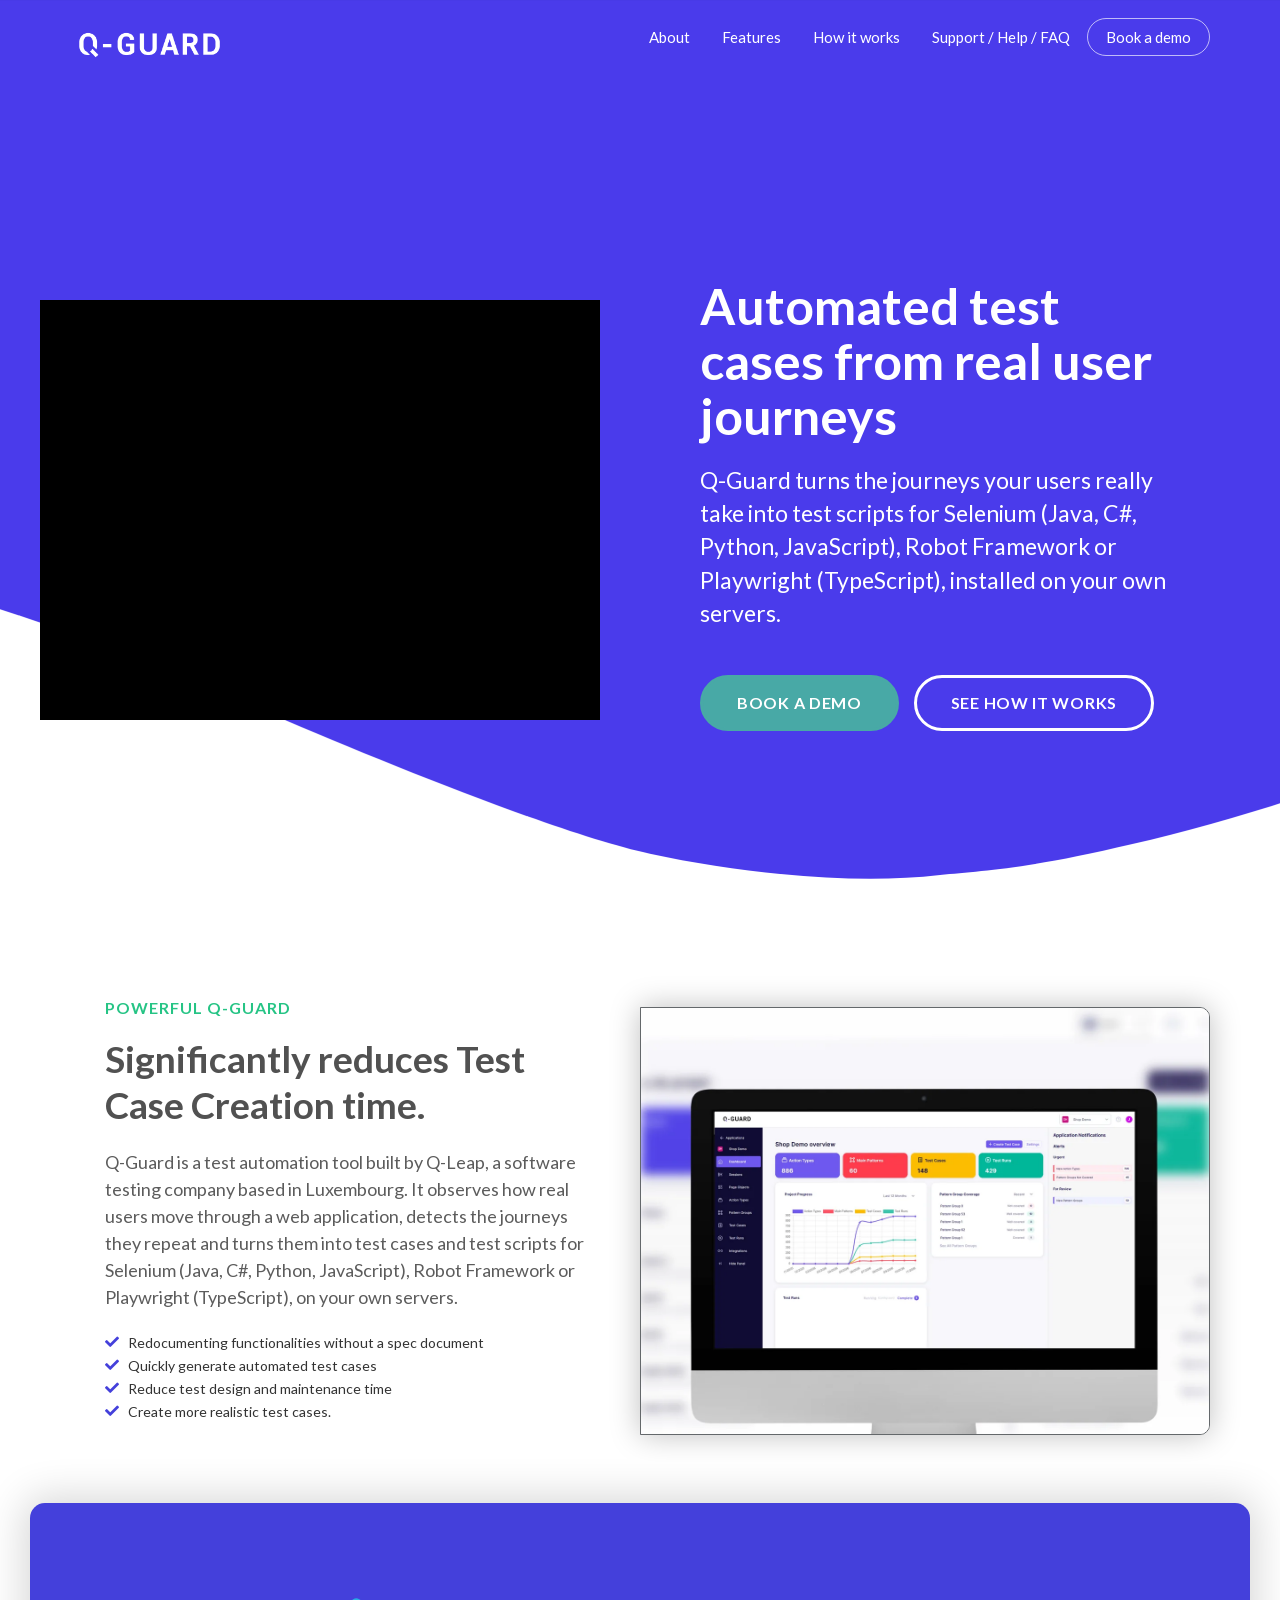
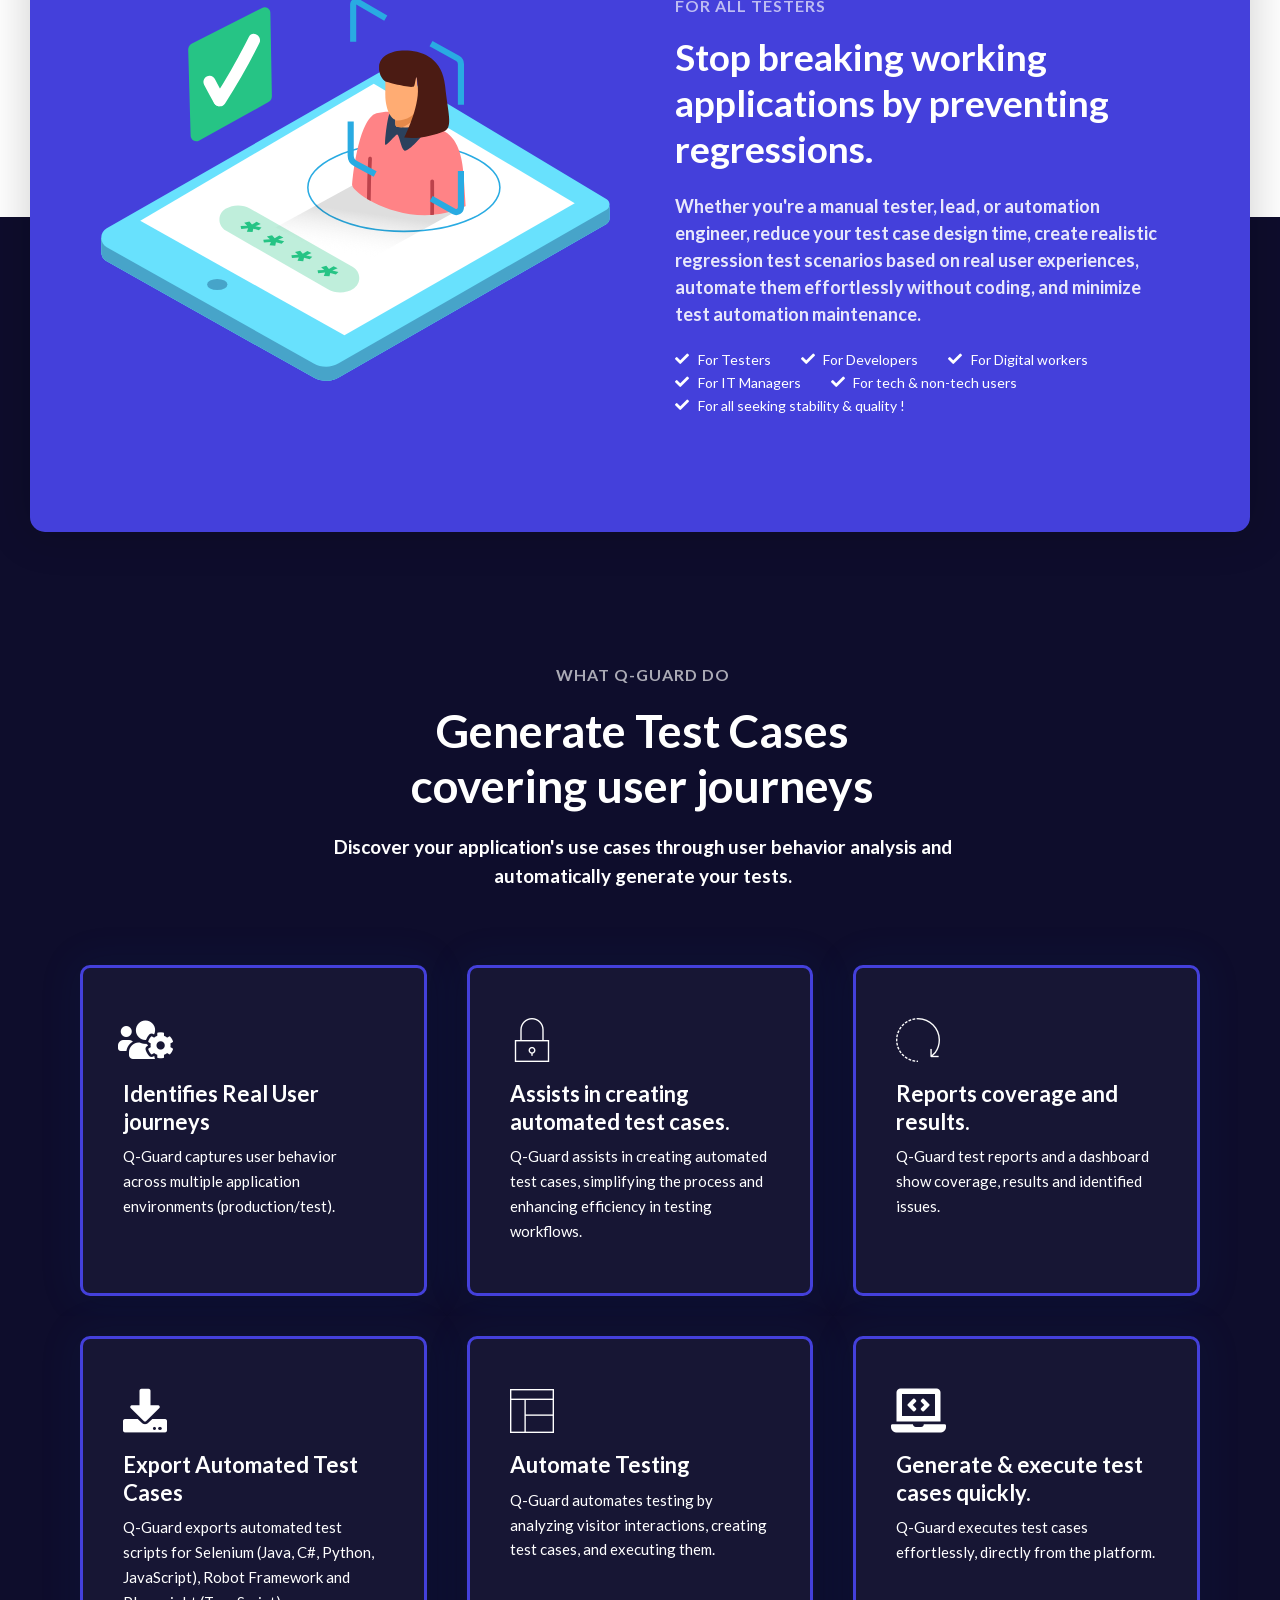
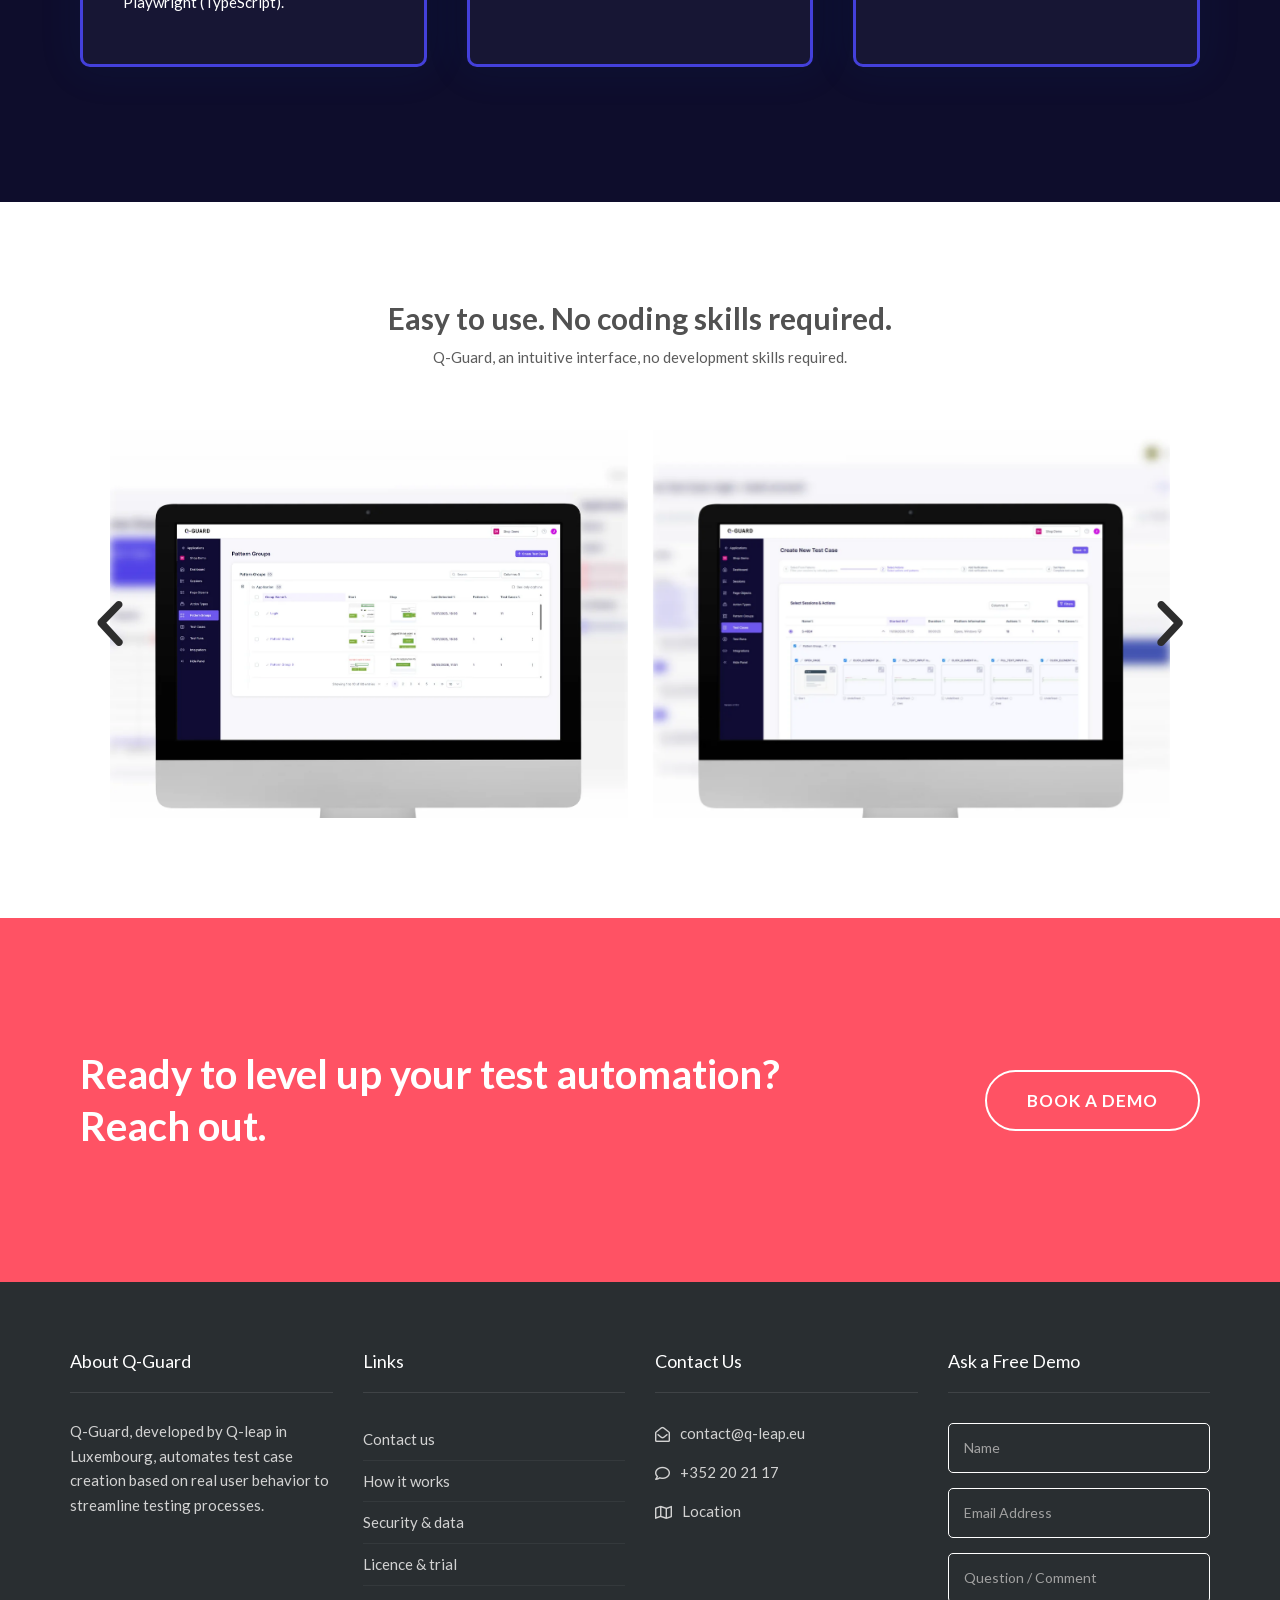
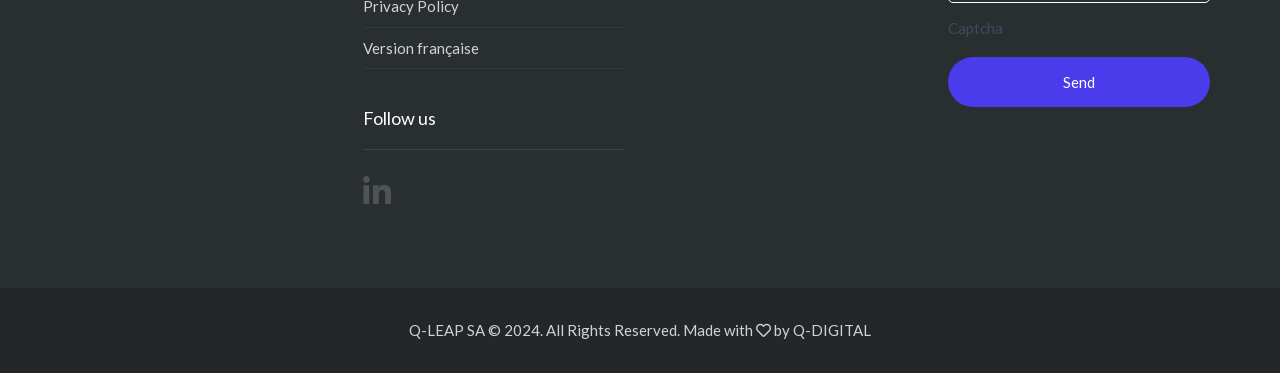
<file: index.html>
<!DOCTYPE html>
<html lang="en">
<head>
<meta charset="UTF-8" />
<meta name="viewport" content="width=device-width, initial-scale=1.0" />
<title>Q-Guard: automated test cases from real user journeys</title>
<meta name='robots' content='max-image-preview:large' />
<meta name="google-site-verification" content="v4WpWKIWD9j6FqzTJwfpg99kW1VIHUwOTy4-uyuuVHs" />
<meta name="description" content="Q-Guard turns real user journeys into test scripts (Selenium, Robot Framework, Playwright), installed on your own servers. By Q-Leap, Luxembourg. Book a demo." />
<meta property="og:type" content="website" />
<meta property="og:title" content="Q-Guard: automated test cases from real user journeys" />
<meta property="og:description" content="Q-Guard turns real user journeys into Selenium test scripts, installed on your own servers. By Q-Leap, Luxembourg." />
<meta property="og:url" content="https://q-guard.app/" />
<meta property="og:site_name" content="Q-Guard " />
<meta property="og:image" content="https://q-guard.app/assets/images/web-app-e1720078291976.png" />
<meta property="og:image:width" content="327" />
<meta property="og:image:height" content="214" />
<meta property="og:image:alt" content="" />
<meta property="og:locale" content="en_GB" />
<meta name="twitter:text:title" content="Q-Guard: automated test cases from real user journeys" />
<meta name="twitter:image" content="https://q-guard.app/assets/images/web-app-e1720078291976.png" />
<meta name="twitter:card" content="summary_large_image" />
<meta name="twitter:description" content="Q-Guard turns real user journeys into Selenium test scripts, installed on your own servers. By Q-Leap, Luxembourg." />
<link rel="canonical" href="https://q-guard.app/" />
<link rel="alternate" hreflang="en" href="https://q-guard.app/" />
<link rel="alternate" hreflang="fr" href="https://q-guard.app/fr/" />
<link rel="alternate" hreflang="x-default" href="https://q-guard.app/" />
<link rel="icon" href="assets/images/cropped-Q_01-4-1.png" sizes="32x32" />
<link rel="icon" href="assets/images/cropped-Q_01-4-1.png" sizes="192x192" />
<link rel="apple-touch-icon" href="assets/images/cropped-Q_01-4-1.png" />
<link rel="stylesheet" href="assets/css/main.css" />
<script type="application/ld+json">
{
 "@context": "https://schema.org",
 "@graph": [
  {
   "@type": "Organization",
   "@id": "https://q-leap.eu/#organization",
   "name": "Q-Leap SA",
   "url": "https://q-leap.eu/",
   "email": "contact@q-leap.eu",
   "telephone": "+352 20 21 17",
   "address": {
    "@type": "PostalAddress",
    "streetAddress": "10B Rue des Mérovingiens",
    "postalCode": "8070",
    "addressLocality": "Bertrange",
    "addressCountry": "LU"
   },
   "sameAs": [
    "https://www.linkedin.com/company/3037496/",
    "https://q-bot.eu/"
   ]
  },
  {
   "@type": "SoftwareApplication",
   "@id": "https://q-guard.app/#software",
   "name": "Q-Guard",
   "url": "https://q-guard.app/",
   "applicationCategory": "DeveloperApplication",
   "description": "Q-Guard observes how real users move through a web application and turns the journeys they repeat into test cases and test scripts for Selenium (Java, C#, Python, JavaScript), Robot Framework or Playwright (TypeScript). Installed on the customer's own servers.",
   "featureList": [
    "Test cases generated from real user journeys",
    "Test script export: Selenium (Java, C#, Python, JavaScript), Robot Framework, Playwright (TypeScript)",
    "On-premise installation, data kept on the customer's servers",
    "Password masking, optional anonymisation of user input"
   ],
   "publisher": {
    "@id": "https://q-leap.eu/#organization"
   },
   "sameAs": [
    "https://chromewebstore.google.com/detail/q-guard-test-runner/aefoifepleogeiicaclpdldfjppdpjbd"
   ]
  }
 ]
}
</script>
</head>
<body class="home wp-singular page-template-default page page-id-19273 wp-custom-logo wp-theme-stratusx wp-child-theme-stratusx-child ehf-template-stratusx ehf-stylesheet-stratusx-child elementor-default elementor-kit-19626 elementor-page elementor-page-19273 th-sticky-header">
        <!-- Preloader Start -->
        <div id="loader-wrapper">
            <div id="loader"></div>
            <div class="loader-section section-left"></div>
            <div class="loader-section section-right"></div>
        </div>
        <!-- Preloader End -->
<header class="banner navbar navbar-default navbar-static-top dark-header" role="banner" data-transparent-header="true">
    	<div class="container">
        <div class="navbar-header">
            <button type="button" class="navbar-toggle collapsed" data-toggle="collapse" data-target=".navbar-collapse">
                <span class="sr-only">Toggle navigation</span>
                <span class="icon-bar"></span>
                <span class="icon-bar"></span>
                <span class="icon-bar"></span>
            </button>
            <div id="logo">
                <a href="./">
                   	                        <img data-rjs="2" class="logo-trans logo-reg" src="assets/images/QGUARD-logo_white.png"  height='40' width='159'  alt="Q-Guard " />
                                        <img data-rjs="2" class="logo-main logo-reg" src="assets/images/QGUARD-logo_white.png"  height='40' width='159'   alt="Q-Guard " />
				</a>
            </div>
        </div>
        <nav class="collapse navbar-collapse bs-navbar-collapse" role="navigation">
            <ul id="menu-stratus-one-page" class="nav navbar-nav"><li class="menu-item menu-item-type-post_type menu-item-object-page menu-item-20331"><a href="about-us/">About</a></li>
<li class="menu-item menu-item-type-post_type menu-item-object-page menu-item-20210"><a href="features/">Features</a></li>
<li class="menu-item menu-item-type-post_type menu-item-object-page"><a href="how-it-works/">How it works</a></li>
<li class="menu-item menu-item-type-post_type menu-item-object-page menu-item-20051"><a href="support-help-faq/">Support / Help / FAQ</a></li>
<li class="th-accent menu-item menu-item-type-custom menu-item-object-custom menu-item-19161"><a href="https://outlook.office.com/bookwithme/user/879a650824b34d0185ce7d5c9d61e335%40q-leap.eu/meetingtype/09705449-c7ee-4131-b1b9-3e961b18baf2?anonymous">Book a demo</a></li>
</ul>        </nav>
	</div>
</header>
  <div class="wrap" role="document">
    <div class="content">
<div class="inner-container">
        <section class="content-editor">
    		<div data-elementor-type="wp-post" data-elementor-id="19273" class="elementor elementor-19273" data-elementor-post-type="page">
						<section class="elementor-section elementor-top-section elementor-element elementor-element-3163985 elementor-reverse-mobile elementor-section-height-full elementor-section-stretched elementor-section-full_width elementor-section-height-default elementor-section-items-middle" data-id="3163985" data-element_type="section" data-e-type="section" data-settings="{&quot;background_background&quot;:&quot;gradient&quot;,&quot;shape_divider_bottom&quot;:&quot;waves&quot;,&quot;stretch_section&quot;:&quot;section-stretched&quot;}">
							<div class="elementor-background-overlay"></div>
						<div class="elementor-shape elementor-shape-bottom" aria-hidden="true" data-negative="false">
			<svg xmlns="http://www.w3.org/2000/svg" viewBox="0 0 1000 100" preserveAspectRatio="none">
	<path class="elementor-shape-fill" d="M421.9,6.5c22.6-2.5,51.5,0.4,75.5,5.3c23.6,4.9,70.9,23.5,100.5,35.7c75.8,32.2,133.7,44.5,192.6,49.7
	c23.6,2.1,48.7,3.5,103.4-2.5c54.7-6,106.2-25.6,106.2-25.6V0H0v30.3c0,0,72,32.6,158.4,30.5c39.2-0.7,92.8-6.7,134-22.4
	c21.2-8.1,52.2-18.2,79.7-24.2C399.3,7.9,411.6,7.5,421.9,6.5z"/>
</svg>		</div>
					<div class="elementor-container elementor-column-gap-default">
					<div class="elementor-column elementor-col-50 elementor-top-column elementor-element elementor-element-9b6dbc0" data-id="9b6dbc0" data-element_type="column" data-e-type="column" data-settings="{&quot;background_background&quot;:&quot;classic&quot;}">
			<div class="elementor-widget-wrap elementor-element-populated">
						<div class="elementor-element elementor-element-ac54246 elementor-widget__width-inherit elementor-hidden-mobile elementor-widget elementor-widget-video" data-id="ac54246" data-element_type="widget" data-e-type="widget" data-settings="{&quot;video_type&quot;:&quot;hosted&quot;,&quot;autoplay&quot;:&quot;yes&quot;,&quot;play_on_mobile&quot;:&quot;yes&quot;,&quot;loop&quot;:&quot;yes&quot;,&quot;start&quot;:4}" data-widget_type="video.default">
				<div class="elementor-widget-container">
							<div class="e-hosted-video elementor-wrapper elementor-open-inline">
					<video class="elementor-video" src="assets/videos/qub-q-leap-video.mp4#t=4" autoplay="" loop="" playsinline="" controlsList="nodownload"></video>
				</div>
						</div>
				</div>
					</div>
		</div>
				<div class="elementor-column elementor-col-50 elementor-top-column elementor-element elementor-element-7c3b56a" data-id="7c3b56a" data-element_type="column" data-e-type="column">
			<div class="elementor-widget-wrap elementor-element-populated">
						<div class="elementor-element elementor-element-a999b1a elementor-widget__width-initial elementor-invisible elementor-widget elementor-widget-heading" data-id="a999b1a" data-element_type="widget" data-e-type="widget" data-settings="{&quot;_animation&quot;:&quot;fadeInRight&quot;,&quot;_animation_delay&quot;:100}" data-widget_type="heading.default">
				<div class="elementor-widget-container">
					<h1 class="elementor-heading-title elementor-size-default">Automated test cases from real user journeys</h1>				</div>
				</div>
				<div class="elementor-element elementor-element-72df71c elementor-invisible elementor-widget elementor-widget-heading" data-id="72df71c" data-element_type="widget" data-e-type="widget" data-settings="{&quot;_animation&quot;:&quot;fadeInRight&quot;,&quot;_animation_delay&quot;:300}" data-widget_type="heading.default">
				<div class="elementor-widget-container">
					<p class="elementor-heading-title elementor-size-default">Q-Guard turns the journeys your users really take into test scripts for Selenium (Java, C#, Python, JavaScript), Robot Framework or Playwright (TypeScript), installed on your own servers.</p>				</div>
				</div>
				<div class="elementor-element elementor-element-5f16e98 elementor-invisible elementor-widget elementor-widget-button" data-id="5f16e98" data-element_type="widget" data-e-type="widget" data-settings="{&quot;_animation&quot;:&quot;fadeInRight&quot;,&quot;_animation_delay&quot;:500}" data-widget_type="button.default">
				<div class="elementor-widget-container">
									<div class="elementor-button-wrapper qg-hero-buttons">
					<a class="elementor-button elementor-button-link elementor-size-md" href="https://outlook.office.com/bookwithme/user/879a650824b34d0185ce7d5c9d61e335%40q-leap.eu/meetingtype/09705449-c7ee-4131-b1b9-3e961b18baf2?anonymous">
						<span class="elementor-button-content-wrapper">
									<span class="elementor-button-text">Book a demo</span>
					</span>
					</a>
					<a class="elementor-button elementor-button-link elementor-size-md qg-button-secondary" href="how-it-works/">
						<span class="elementor-button-content-wrapper">
									<span class="elementor-button-text">See how it works</span>
					</span>
					</a>
				</div>
								</div>
				</div>
					</div>
		</div>
					</div>
		</section>
				<section class="elementor-section elementor-top-section elementor-element elementor-element-1xpmrvs elementor-section-full_width elementor-hidden-desktop elementor-hidden-tablet elementor-hidden-mobile elementor-section-height-default elementor-section-height-default" data-id="1xpmrvs" data-element_type="section" data-e-type="section" data-settings="{&quot;background_background&quot;:&quot;classic&quot;}"></section>
				<section class="elementor-section elementor-top-section elementor-element elementor-element-7hw1oy0 elementor-reverse-mobile elementor-hidden-desktop elementor-hidden-tablet elementor-hidden-mobile elementor-section-boxed elementor-section-height-default elementor-section-height-default" data-id="7hw1oy0" data-element_type="section" data-e-type="section"></section>
				<section class="elementor-section elementor-top-section elementor-element elementor-element-dd70cfc elementor-section-boxed elementor-section-height-default elementor-section-height-default" data-id="dd70cfc" data-element_type="section" data-e-type="section">
						<div class="elementor-container elementor-column-gap-default">
					<div class="elementor-column elementor-col-50 elementor-top-column elementor-element elementor-element-901008e" data-id="901008e" data-element_type="column" data-e-type="column">
			<div class="elementor-widget-wrap elementor-element-populated">
						<div class="elementor-element elementor-element-14b0e8b elementor-invisible elementor-widget elementor-widget-heading" data-id="14b0e8b" data-element_type="widget" data-e-type="widget" data-settings="{&quot;_animation&quot;:&quot;fadeInUp&quot;}" data-widget_type="heading.default">
				<div class="elementor-widget-container">
					<h6 class="elementor-heading-title elementor-size-default">powerful Q-GUARD</h6>				</div>
				</div>
				<div class="elementor-element elementor-element-eb500ad elementor-invisible elementor-widget elementor-widget-heading" data-id="eb500ad" data-element_type="widget" data-e-type="widget" data-settings="{&quot;_animation&quot;:&quot;fadeInUp&quot;}" data-widget_type="heading.default">
				<div class="elementor-widget-container">
					<h3 class="elementor-heading-title elementor-size-default">Significantly reduces Test Case Creation time.</h3>				</div>
				</div>
				<div class="elementor-element elementor-element-b385149 elementor-invisible elementor-widget elementor-widget-heading" data-id="b385149" data-element_type="widget" data-e-type="widget" data-settings="{&quot;_animation&quot;:&quot;fadeInUp&quot;}" data-widget_type="heading.default">
				<div class="elementor-widget-container">
					<p class="elementor-heading-title elementor-size-default">Q-Guard is a test automation tool built by Q-Leap, a software testing company based in Luxembourg. It observes how real users move through a web application, detects the journeys they repeat and turns them into test cases and test scripts for Selenium (Java, C#, Python, JavaScript), Robot Framework or Playwright (TypeScript), on your own servers.</p>				</div>
				</div>
				<div class="elementor-element elementor-element-ce48f12 elementor-icon-list--layout-inline elementor-list-item-link-full_width elementor-invisible elementor-widget elementor-widget-icon-list" data-id="ce48f12" data-element_type="widget" data-e-type="widget" data-settings="{&quot;_animation&quot;:&quot;fadeInUp&quot;}" data-widget_type="icon-list.default">
				<div class="elementor-widget-container">
							<ul class="elementor-icon-list-items elementor-inline-items">
							<li class="elementor-icon-list-item elementor-inline-item">
											<span class="elementor-icon-list-icon">
							<i aria-hidden="true" class="fas fa-check"></i>						</span>
										<span class="elementor-icon-list-text">Redocumenting functionalities without a spec document</span>
									</li>
								<li class="elementor-icon-list-item elementor-inline-item">
											<span class="elementor-icon-list-icon">
							<i aria-hidden="true" class="fas fa-check"></i>						</span>
										<span class="elementor-icon-list-text">Quickly generate automated test cases</span>
									</li>
								<li class="elementor-icon-list-item elementor-inline-item">
											<span class="elementor-icon-list-icon">
							<i aria-hidden="true" class="fas fa-check"></i>						</span>
										<span class="elementor-icon-list-text">Reduce test design and maintenance time</span>
									</li>
								<li class="elementor-icon-list-item elementor-inline-item">
											<span class="elementor-icon-list-icon">
							<i aria-hidden="true" class="fas fa-check"></i>						</span>
										<span class="elementor-icon-list-text">Create more realistic test cases.</span>
									</li>
						</ul>
						</div>
				</div>
				<div class="elementor-element elementor-element-c786577 elementor-align-left elementor-mobile-align-left elementor-hidden-desktop elementor-hidden-tablet elementor-hidden-mobile elementor-invisible elementor-widget elementor-widget-button" data-id="c786577" data-element_type="widget" data-e-type="widget" data-settings="{&quot;_animation&quot;:&quot;fadeInUp&quot;}" data-widget_type="button.default"></div>
					</div>
		</div>
				<div class="elementor-column elementor-col-50 elementor-top-column elementor-element elementor-element-645f070" data-id="645f070" data-element_type="column" data-e-type="column">
			<div class="elementor-widget-wrap elementor-element-populated">
						<div class="elementor-element elementor-element-da0d023 elementor-widget elementor-widget-image" data-id="da0d023" data-element_type="widget" data-e-type="widget" data-widget_type="image.default">
				<div class="elementor-widget-container">
															<img loading="lazy" decoding="async" width="1920" height="1440" src="assets/images/qguard-dashboard-imac.webp" class="attachment-full size-full wp-image-19645" alt="Q-Guard dashboard on an iMac: user journeys, test cases and reports" />															</div>
				</div>
					</div>
		</div>
					</div>
		</section>
				<section class="elementor-section elementor-top-section elementor-element elementor-element-1bd8e71 elementor-hidden-desktop elementor-hidden-tablet elementor-hidden-mobile elementor-section-boxed elementor-section-height-default elementor-section-height-default" data-id="1bd8e71" data-element_type="section" data-e-type="section" data-settings="{&quot;background_background&quot;:&quot;video&quot;}"></section>
				<section class="elementor-section elementor-top-section elementor-element elementor-element-ohvps3p elementor-hidden-desktop elementor-hidden-tablet elementor-hidden-mobile elementor-section-boxed elementor-section-height-default elementor-section-height-default" data-id="ohvps3p" data-element_type="section" data-e-type="section" data-settings="{&quot;background_background&quot;:&quot;gradient&quot;}"></section>
				<section class="elementor-section elementor-top-section elementor-element elementor-element-ah2vuwn elementor-reverse-mobile elementor-hidden-desktop elementor-hidden-tablet elementor-hidden-mobile elementor-section-boxed elementor-section-height-default elementor-section-height-default" data-id="ah2vuwn" data-element_type="section" data-e-type="section"></section>
				<section class="elementor-section elementor-top-section elementor-element elementor-element-zdw3yv9 elementor-hidden-desktop elementor-hidden-tablet elementor-hidden-mobile elementor-section-boxed elementor-section-height-default elementor-section-height-default" data-id="zdw3yv9" data-element_type="section" data-e-type="section" data-settings="{&quot;background_background&quot;:&quot;classic&quot;}"></section>
				<section class="elementor-section elementor-top-section elementor-element elementor-element-ec8067a elementor-hidden-desktop elementor-hidden-tablet elementor-hidden-mobile elementor-section-boxed elementor-section-height-default elementor-section-height-default" data-id="ec8067a" data-element_type="section" data-e-type="section"></section>
				<section class="elementor-section elementor-top-section elementor-element elementor-element-midcwzg elementor-hidden-desktop elementor-hidden-tablet elementor-hidden-mobile elementor-section-boxed elementor-section-height-default elementor-section-height-default" data-id="midcwzg" data-element_type="section" data-e-type="section" data-settings="{&quot;background_background&quot;:&quot;classic&quot;}"></section>
				<section class="elementor-section elementor-top-section elementor-element elementor-element-4156975 elementor-section-boxed elementor-section-height-default elementor-section-height-default" data-id="4156975" data-element_type="section" data-e-type="section" data-settings="{&quot;background_background&quot;:&quot;gradient&quot;}">
						<div class="elementor-container elementor-column-gap-default">
					<div class="elementor-column elementor-col-100 elementor-top-column elementor-element elementor-element-3f8940f" data-id="3f8940f" data-element_type="column" data-e-type="column" data-settings="{&quot;background_background&quot;:&quot;classic&quot;}">
			<div class="elementor-widget-wrap elementor-element-populated">
						<section class="elementor-section elementor-inner-section elementor-element elementor-element-d8bca54 elementor-section-boxed elementor-section-height-default elementor-section-height-default" data-id="d8bca54" data-element_type="section" data-e-type="section">
						<div class="elementor-container elementor-column-gap-wider">
					<div class="elementor-column elementor-col-50 elementor-inner-column elementor-element elementor-element-bbc580b" data-id="bbc580b" data-element_type="column" data-e-type="column">
			<div class="elementor-widget-wrap elementor-element-populated">
						<div class="elementor-element elementor-element-24a9668 elementor-invisible elementor-widget elementor-widget-image" data-id="24a9668" data-element_type="widget" data-e-type="widget" data-settings="{&quot;_animation&quot;:&quot;fadeIn&quot;}" data-widget_type="image.default">
				<div class="elementor-widget-container">
															<img decoding="async" src="assets/images/authentication_isometric-2.svg" title="" alt="" loading="lazy" />															</div>
				</div>
					</div>
		</div>
				<div class="elementor-column elementor-col-50 elementor-inner-column elementor-element elementor-element-366d435" data-id="366d435" data-element_type="column" data-e-type="column">
			<div class="elementor-widget-wrap elementor-element-populated">
						<div class="elementor-element elementor-element-22d4706 elementor-invisible elementor-widget elementor-widget-heading" data-id="22d4706" data-element_type="widget" data-e-type="widget" data-settings="{&quot;_animation&quot;:&quot;fadeInUp&quot;}" data-widget_type="heading.default">
				<div class="elementor-widget-container">
					<h6 class="elementor-heading-title elementor-size-default">for all testers </h6>				</div>
				</div>
				<div class="elementor-element elementor-element-647f98e elementor-invisible elementor-widget elementor-widget-heading" data-id="647f98e" data-element_type="widget" data-e-type="widget" data-settings="{&quot;_animation&quot;:&quot;fadeInUp&quot;}" data-widget_type="heading.default">
				<div class="elementor-widget-container">
					<h3 class="elementor-heading-title elementor-size-default">Stop breaking working applications by preventing regressions.</h3>				</div>
				</div>
				<div class="elementor-element elementor-element-2e2336d elementor-invisible elementor-widget elementor-widget-heading" data-id="2e2336d" data-element_type="widget" data-e-type="widget" data-settings="{&quot;_animation&quot;:&quot;fadeInUp&quot;}" data-widget_type="heading.default">
				<div class="elementor-widget-container">
					<h6 class="elementor-heading-title elementor-size-default">Whether you're a manual tester, lead, or automation engineer, reduce your test case design time, create realistic regression test scenarios based on real user experiences, automate them effortlessly without coding, and minimize test automation maintenance.</h6>				</div>
				</div>
				<div class="elementor-element elementor-element-4a3a740 elementor-icon-list--layout-inline elementor-list-item-link-full_width elementor-invisible elementor-widget elementor-widget-icon-list" data-id="4a3a740" data-element_type="widget" data-e-type="widget" data-settings="{&quot;_animation&quot;:&quot;fadeInUp&quot;}" data-widget_type="icon-list.default">
				<div class="elementor-widget-container">
							<ul class="elementor-icon-list-items elementor-inline-items">
							<li class="elementor-icon-list-item elementor-inline-item">
											<span class="elementor-icon-list-icon">
							<i aria-hidden="true" class="fas fa-check"></i>						</span>
										<span class="elementor-icon-list-text">For Testers</span>
									</li>
								<li class="elementor-icon-list-item elementor-inline-item">
											<span class="elementor-icon-list-icon">
							<i aria-hidden="true" class="fas fa-check"></i>						</span>
										<span class="elementor-icon-list-text">For Developers</span>
									</li>
								<li class="elementor-icon-list-item elementor-inline-item">
											<span class="elementor-icon-list-icon">
							<i aria-hidden="true" class="fas fa-check"></i>						</span>
										<span class="elementor-icon-list-text">For Digital workers </span>
									</li>
								<li class="elementor-icon-list-item elementor-inline-item">
											<span class="elementor-icon-list-icon">
							<i aria-hidden="true" class="fas fa-check"></i>						</span>
										<span class="elementor-icon-list-text">For IT Managers</span>
									</li>
								<li class="elementor-icon-list-item elementor-inline-item">
											<span class="elementor-icon-list-icon">
							<i aria-hidden="true" class="fas fa-check"></i>						</span>
										<span class="elementor-icon-list-text">For tech &amp; non-tech users</span>
									</li>
								<li class="elementor-icon-list-item elementor-inline-item">
											<span class="elementor-icon-list-icon">
							<i aria-hidden="true" class="fas fa-check"></i>						</span>
										<span class="elementor-icon-list-text">For all seeking stability &amp; quality !</span>
									</li>
						</ul>
						</div>
				</div>
				<div class="elementor-element elementor-element-ba520fb elementor-align-left elementor-mobile-align-left elementor-hidden-desktop elementor-hidden-tablet elementor-hidden-mobile elementor-invisible elementor-widget elementor-widget-button" data-id="ba520fb" data-element_type="widget" data-e-type="widget" data-settings="{&quot;_animation&quot;:&quot;fadeInUp&quot;}" data-widget_type="button.default"></div>
					</div>
		</div>
					</div>
		</section>
					</div>
		</div>
					</div>
		</section>
				<section class="elementor-section elementor-top-section elementor-element elementor-element-8493a06 elementor-section-boxed elementor-section-height-default elementor-section-height-default" data-id="8493a06" data-element_type="section" data-e-type="section" data-settings="{&quot;background_background&quot;:&quot;classic&quot;}">
						<div class="elementor-container elementor-column-gap-default">
					<div class="elementor-column elementor-col-100 elementor-top-column elementor-element elementor-element-37b455d" data-id="37b455d" data-element_type="column" data-e-type="column">
			<div class="elementor-widget-wrap elementor-element-populated">
						<div class="elementor-element elementor-element-60773fa elementor-invisible elementor-widget elementor-widget-heading" data-id="60773fa" data-element_type="widget" data-e-type="widget" data-settings="{&quot;_animation&quot;:&quot;fadeInDown&quot;}" data-widget_type="heading.default">
				<div class="elementor-widget-container">
					<h6 class="elementor-heading-title elementor-size-default">What Q-GUARD DO</h6>				</div>
				</div>
				<div class="elementor-element elementor-element-ee2e8f7 elementor-invisible elementor-widget elementor-widget-heading" data-id="ee2e8f7" data-element_type="widget" data-e-type="widget" data-settings="{&quot;_animation&quot;:&quot;fadeInDown&quot;}" data-widget_type="heading.default">
				<div class="elementor-widget-container">
					<h2 class="elementor-heading-title elementor-size-default">Generate Test Cases <br> covering user journeys</h2>				</div>
				</div>
				<div class="elementor-element elementor-element-60058bd elementor-invisible elementor-widget elementor-widget-heading" data-id="60058bd" data-element_type="widget" data-e-type="widget" data-settings="{&quot;_animation&quot;:&quot;fadeInDown&quot;}" data-widget_type="heading.default">
				<div class="elementor-widget-container">
					<h5 class="elementor-heading-title elementor-size-default">Discover your application's use cases through user behavior analysis and automatically generate your tests.</h5>				</div>
				</div>
					</div>
		</div>
					</div>
		</section>
				<section class="elementor-section elementor-top-section elementor-element elementor-element-d5fb4af elementor-section-boxed elementor-section-height-default elementor-section-height-default" data-id="d5fb4af" data-element_type="section" data-e-type="section" data-settings="{&quot;background_background&quot;:&quot;classic&quot;}">
						<div class="elementor-container elementor-column-gap-default">
					<div class="elementor-column elementor-col-33 elementor-top-column elementor-element elementor-element-872c333 elementor-invisible" data-id="872c333" data-element_type="column" data-e-type="column" data-settings="{&quot;background_background&quot;:&quot;classic&quot;,&quot;animation&quot;:&quot;fadeIn&quot;,&quot;animation_delay&quot;:200}">
			<div class="elementor-widget-wrap elementor-element-populated">
						<div class="elementor-element elementor-element-ad6bd5f elementor-view-default elementor-position-top elementor-widget elementor-widget-themo-service-block" data-id="ad6bd5f" data-element_type="widget" data-e-type="widget" data-widget_type="themo-service-block.default">
				<div class="elementor-widget-container">
							<div class="th-service-block-w">
            <div class="elementor-icon-box-wrapper th-show-icon">
                                    <div class="elementor-icon-box-icon th-icon-size-md">
                        <span class="elementor-icon " >
                            <i aria-hidden="true" class="fas fa-users-cog"></i>                        </span>
                    </div>
                                <div class="elementor-icon-box-content">
                    <h4 class="elementor-icon-box-title">
                        <span >Identifies Real User journeys</span>
                    </h4>
                    <p class="elementor-icon-box-description">Q-Guard captures user behavior across multiple application environments (production/test). </p>
                </div>
            </div>
        </div>
						</div>
				</div>
					</div>
		</div>
				<div class="elementor-column elementor-col-33 elementor-top-column elementor-element elementor-element-a2dc231 elementor-invisible" data-id="a2dc231" data-element_type="column" data-e-type="column" data-settings="{&quot;background_background&quot;:&quot;classic&quot;,&quot;animation&quot;:&quot;fadeIn&quot;,&quot;animation_delay&quot;:400}">
			<div class="elementor-widget-wrap elementor-element-populated">
						<div class="elementor-element elementor-element-c7cdb70 elementor-view-default elementor-position-top elementor-widget elementor-widget-themo-service-block" data-id="c7cdb70" data-element_type="widget" data-e-type="widget" data-widget_type="themo-service-block.default">
				<div class="elementor-widget-container">
							<div class="th-service-block-w">
            <div class="elementor-icon-box-wrapper th-show-icon">
                                    <div class="elementor-icon-box-icon th-icon-size-md">
                        <span class="elementor-icon " >
                            <i aria-hidden="true" class="fasth-linea icon-basic-lock"></i>                        </span>
                    </div>
                                <div class="elementor-icon-box-content">
                    <h4 class="elementor-icon-box-title">
                        <span >Assists in creating automated test cases.</span>
                    </h4>
                    <p class="elementor-icon-box-description">Q-Guard assists in creating automated test cases, simplifying the process and enhancing efficiency in testing workflows.</p>
                </div>
            </div>
        </div>
						</div>
				</div>
					</div>
		</div>
				<div class="elementor-column elementor-col-33 elementor-top-column elementor-element elementor-element-642fec0 elementor-invisible" data-id="642fec0" data-element_type="column" data-e-type="column" data-settings="{&quot;background_background&quot;:&quot;classic&quot;,&quot;animation&quot;:&quot;fadeIn&quot;,&quot;animation_delay&quot;:600}">
			<div class="elementor-widget-wrap elementor-element-populated">
						<div class="elementor-element elementor-element-1cf5837 elementor-view-default elementor-position-top elementor-widget elementor-widget-themo-service-block" data-id="1cf5837" data-element_type="widget" data-e-type="widget" data-widget_type="themo-service-block.default">
				<div class="elementor-widget-container">
							<div class="th-service-block-w">
            <div class="elementor-icon-box-wrapper th-show-icon">
                                    <div class="elementor-icon-box-icon th-icon-size-md">
                        <span class="elementor-icon " >
                            <i aria-hidden="true" class="th-linea icon th-linea icon-arrows-clockwise-dashed"></i>                        </span>
                    </div>
                                <div class="elementor-icon-box-content">
                    <h4 class="elementor-icon-box-title">
                        <span >Reports coverage and results.</span>
                    </h4>
                    <p class="elementor-icon-box-description">Q-Guard test reports and a dashboard show coverage, results and identified issues.</p>
                </div>
            </div>
        </div>
						</div>
				</div>
					</div>
		</div>
					</div>
		</section>
				<section class="elementor-section elementor-top-section elementor-element elementor-element-6bf96d8 elementor-section-boxed elementor-section-height-default elementor-section-height-default" data-id="6bf96d8" data-element_type="section" data-e-type="section" data-settings="{&quot;background_background&quot;:&quot;classic&quot;}">
						<div class="elementor-container elementor-column-gap-default">
					<div class="elementor-column elementor-col-33 elementor-top-column elementor-element elementor-element-439a294 elementor-invisible" data-id="439a294" data-element_type="column" data-e-type="column" data-settings="{&quot;background_background&quot;:&quot;classic&quot;,&quot;animation&quot;:&quot;fadeIn&quot;,&quot;animation_delay&quot;:200}">
			<div class="elementor-widget-wrap elementor-element-populated">
						<div class="elementor-element elementor-element-03d50c5 elementor-view-default elementor-position-top elementor-widget elementor-widget-themo-service-block" data-id="03d50c5" data-element_type="widget" data-e-type="widget" data-widget_type="themo-service-block.default">
				<div class="elementor-widget-container">
							<div class="th-service-block-w">
            <div class="elementor-icon-box-wrapper th-show-icon">
                                    <div class="elementor-icon-box-icon th-icon-size-md">
                        <span class="elementor-icon " >
                            <i aria-hidden="true" class="fas fa-download"></i>                        </span>
                    </div>
                                <div class="elementor-icon-box-content">
                    <h4 class="elementor-icon-box-title">
                        <span >Export Automated Test Cases</span>
                    </h4>
                    <p class="elementor-icon-box-description">Q-Guard exports automated test scripts for Selenium (Java, C#, Python, JavaScript), Robot Framework and Playwright (TypeScript).</p>
                </div>
            </div>
        </div>
						</div>
				</div>
					</div>
		</div>
				<div class="elementor-column elementor-col-33 elementor-top-column elementor-element elementor-element-9488bba elementor-invisible" data-id="9488bba" data-element_type="column" data-e-type="column" data-settings="{&quot;background_background&quot;:&quot;classic&quot;,&quot;animation&quot;:&quot;fadeIn&quot;,&quot;animation_delay&quot;:400}">
			<div class="elementor-widget-wrap elementor-element-populated">
						<div class="elementor-element elementor-element-a719546 elementor-view-default elementor-position-top elementor-widget elementor-widget-themo-service-block" data-id="a719546" data-element_type="widget" data-e-type="widget" data-widget_type="themo-service-block.default">
				<div class="elementor-widget-container">
							<div class="th-service-block-w">
            <div class="elementor-icon-box-wrapper th-show-icon">
                                    <div class="elementor-icon-box-icon th-icon-size-md">
                        <span class="elementor-icon " >
                            <i aria-hidden="true" class="th-linea icon th-linea icon-software-layout-header-complex"></i>                        </span>
                    </div>
                                <div class="elementor-icon-box-content">
                    <h4 class="elementor-icon-box-title">
                        <span >Automate Testing</span>
                    </h4>
                    <p class="elementor-icon-box-description">Q-Guard automates testing by analyzing visitor interactions, creating test cases, and executing them.</p>
                </div>
            </div>
        </div>
						</div>
				</div>
					</div>
		</div>
				<div class="elementor-column elementor-col-33 elementor-top-column elementor-element elementor-element-2643c02 elementor-invisible" data-id="2643c02" data-element_type="column" data-e-type="column" data-settings="{&quot;background_background&quot;:&quot;classic&quot;,&quot;animation&quot;:&quot;fadeIn&quot;,&quot;animation_delay&quot;:600}">
			<div class="elementor-widget-wrap elementor-element-populated">
						<div class="elementor-element elementor-element-c479279 elementor-view-default elementor-position-top elementor-widget elementor-widget-themo-service-block" data-id="c479279" data-element_type="widget" data-e-type="widget" data-widget_type="themo-service-block.default">
				<div class="elementor-widget-container">
							<div class="th-service-block-w">
            <div class="elementor-icon-box-wrapper th-show-icon">
                                    <div class="elementor-icon-box-icon th-icon-size-md">
                        <span class="elementor-icon " >
                            <i aria-hidden="true" class="fas fa-laptop-code"></i>                        </span>
                    </div>
                                <div class="elementor-icon-box-content">
                    <h4 class="elementor-icon-box-title">
                        <span >Generate &amp; execute test cases quickly.</span>
                    </h4>
                    <p class="elementor-icon-box-description">Q-Guard executes test cases effortlessly, directly from the platform. </p>
                </div>
            </div>
        </div>
						</div>
				</div>
					</div>
		</div>
					</div>
		</section>
				<section class="elementor-section elementor-top-section elementor-element elementor-element-0i7s1nc elementor-section-boxed elementor-section-height-default elementor-section-height-default" data-id="0i7s1nc" data-element_type="section" data-e-type="section" data-settings="{&quot;background_background&quot;:&quot;classic&quot;}">
						<div class="elementor-container elementor-column-gap-default">
					<div class="elementor-column elementor-col-100 elementor-top-column elementor-element elementor-element-qtou2cg" data-id="qtou2cg" data-element_type="column" data-e-type="column">
			<div class="elementor-widget-wrap elementor-element-populated">
						<div class="elementor-element elementor-element-eq4pk9h elementor-widget elementor-widget-menu-anchor" data-id="eq4pk9h" data-element_type="widget" data-e-type="widget" data-widget_type="menu-anchor.default">
				<div class="elementor-widget-container">
							<div class="elementor-menu-anchor" id="showcase"></div>
						</div>
				</div>
				<div class="elementor-element elementor-element-eyoy36x elementor-widget elementor-widget-spacer" data-id="eyoy36x" data-element_type="widget" data-e-type="widget" data-widget_type="spacer.default">
				<div class="elementor-widget-container">
							<div class="elementor-spacer">
			<div class="elementor-spacer-inner"></div>
		</div>
						</div>
				</div>
				<div class="elementor-element elementor-element-jrckys2 elementor-view-default elementor-position-top elementor-widget elementor-widget-themo-header" data-id="jrckys2" data-element_type="widget" data-e-type="widget" data-widget_type="themo-header.default">
				<div class="elementor-widget-container">
							<div class="th-header-wrap">
        <div class="elementor-icon-box-wrapper ">
                            <div class="elementor-icon-box-content">
                    <h3 class="elementor-icon-box-title">
                        Easy to use. No coding skills required.                     </h3>
                                        <p class="elementor-icon-box-description">Q-Guard, an intuitive interface, no development skills required.</p>
                                    </div>
            </div>
        </div>
						</div>
				</div>
				<div class="elementor-element elementor-element-9ius8le elementor-widget elementor-widget-spacer" data-id="9ius8le" data-element_type="widget" data-e-type="widget" data-widget_type="spacer.default">
				<div class="elementor-widget-container">
							<div class="elementor-spacer">
			<div class="elementor-spacer-inner"></div>
		</div>
						</div>
				</div>
				<div class="elementor-element elementor-element-b5cpuzy elementor-arrows-position-outside elementor-widget elementor-widget-image-carousel" data-id="b5cpuzy" data-element_type="widget" data-e-type="widget" data-settings="{&quot;slides_to_show&quot;:&quot;2&quot;,&quot;slides_to_scroll&quot;:&quot;1&quot;,&quot;navigation&quot;:&quot;arrows&quot;,&quot;image_spacing_custom&quot;:{&quot;unit&quot;:&quot;px&quot;,&quot;size&quot;:25,&quot;sizes&quot;:[]},&quot;autoplay&quot;:&quot;yes&quot;,&quot;pause_on_hover&quot;:&quot;yes&quot;,&quot;pause_on_interaction&quot;:&quot;yes&quot;,&quot;autoplay_speed&quot;:5000,&quot;infinite&quot;:&quot;yes&quot;,&quot;speed&quot;:500,&quot;image_spacing_custom_tablet&quot;:{&quot;unit&quot;:&quot;px&quot;,&quot;size&quot;:&quot;&quot;,&quot;sizes&quot;:[]},&quot;image_spacing_custom_mobile&quot;:{&quot;unit&quot;:&quot;px&quot;,&quot;size&quot;:&quot;&quot;,&quot;sizes&quot;:[]}}" data-widget_type="image-carousel.default">
				<div class="elementor-widget-container">
							<div class="elementor-image-carousel-wrapper swiper" role="region" aria-roledescription="carousel" aria-label="Image carousel" dir="ltr">
			<div class="elementor-image-carousel swiper-wrapper" aria-live="off">
								<div class="swiper-slide" role="group" aria-roledescription="slide" aria-label="1 of 4"><a data-elementor-open-lightbox="yes" data-elementor-lightbox-slideshow="b5cpuzy" data-elementor-lightbox-title="Q-Guard Pattern Groups: user journeys detected automatically, with their start and stop screens" data-e-action-hash="#elementor-action%3Aaction%3Dlightbox%26settings%3DeyJpZCI6MjAxNDEsInVybCI6Imh0dHBzOlwvXC9xLWd1YXJkLmFwcFwvd3AtY29udGVudFwvdXBsb2Fkc1wvMjAyNFwvMDdcL2ltYWMtbW9ja3VwLXdpdGgtYS1iYWNrZHJvcC1hMTI2MzQtMi5wbmciLCJzbGlkZXNob3ciOiJiNWNwdXp5In0%3D" href="assets/images/imac-mockup-with-a-backdrop-a12634-2.png"><figure class="swiper-slide-inner"><img decoding="async" class="swiper-slide-image" src="assets/images/imac-mockup-with-a-backdrop-a12634-2.webp" alt="Q-Guard Pattern Groups: user journeys detected automatically, with their start and stop screens" /></figure></a></div><div class="swiper-slide" role="group" aria-roledescription="slide" aria-label="2 of 4"><a data-elementor-open-lightbox="yes" data-elementor-lightbox-slideshow="b5cpuzy" data-elementor-lightbox-title="Creating a test case in Q-Guard from a recorded session and its actions" data-e-action-hash="#elementor-action%3Aaction%3Dlightbox%26settings%3DeyJpZCI6MjAxMzcsInVybCI6Imh0dHBzOlwvXC9xLWd1YXJkLmFwcFwvd3AtY29udGVudFwvdXBsb2Fkc1wvMjAyNFwvMDdcL2ltYWMtbW9ja3VwLXdpdGgtYS1iYWNrZHJvcC1hMTI2MzQtMS5wbmciLCJzbGlkZXNob3ciOiJiNWNwdXp5In0%3D" href="assets/images/imac-mockup-with-a-backdrop-a12634-1.png"><figure class="swiper-slide-inner"><img decoding="async" class="swiper-slide-image" src="assets/images/imac-mockup-with-a-backdrop-a12634-1.webp" alt="Creating a test case in Q-Guard from a recorded session and its actions" /></figure></a></div><div class="swiper-slide" role="group" aria-roledescription="slide" aria-label="3 of 4"><a data-elementor-open-lightbox="yes" data-elementor-lightbox-slideshow="b5cpuzy" data-elementor-lightbox-title="Q-Guard Sessions: recorded user visits with duration, platform and number of actions" data-e-action-hash="#elementor-action%3Aaction%3Dlightbox%26settings%3DeyJpZCI6MjAxNjcsInVybCI6Imh0dHBzOlwvXC9xLWd1YXJkLmFwcFwvd3AtY29udGVudFwvdXBsb2Fkc1wvMjAyNFwvMDdcL2ltYWMtbW9ja3VwLXdpdGgtYS1iYWNrZHJvcC1hMTI2MzQtMy5wbmciLCJzbGlkZXNob3ciOiJiNWNwdXp5In0%3D" href="assets/images/imac-mockup-with-a-backdrop-a12634-3.png"><figure class="swiper-slide-inner"><img decoding="async" class="swiper-slide-image" src="assets/images/imac-mockup-with-a-backdrop-a12634-3.webp" alt="Q-Guard Sessions: recorded user visits with duration, platform and number of actions" /></figure></a></div><div class="swiper-slide" role="group" aria-roledescription="slide" aria-label="4 of 4"><a data-elementor-open-lightbox="yes" data-elementor-lightbox-slideshow="b5cpuzy" data-elementor-lightbox-title="Q-Guard pattern detail: overview, associated items and the steps of the main pattern" data-e-action-hash="#elementor-action%3Aaction%3Dlightbox%26settings%3DeyJpZCI6MjAxNzEsInVybCI6Imh0dHBzOlwvXC9xLWd1YXJkLmFwcFwvd3AtY29udGVudFwvdXBsb2Fkc1wvMjAyNFwvMDdcL2ltYWMtbW9ja3VwLXdpdGgtYS1iYWNrZHJvcC1hMTI2MzQtNC5wbmciLCJzbGlkZXNob3ciOiJiNWNwdXp5In0%3D" href="assets/images/imac-mockup-with-a-backdrop-a12634-4.png"><figure class="swiper-slide-inner"><img decoding="async" class="swiper-slide-image" src="assets/images/imac-mockup-with-a-backdrop-a12634-4.webp" alt="Q-Guard pattern detail: overview, associated items and the steps of the main pattern" /></figure></a></div>			</div>
												<div class="elementor-swiper-button elementor-swiper-button-prev" role="button" tabindex="0">
						<i aria-hidden="true" class="eicon-chevron-left"></i>					</div>
					<div class="elementor-swiper-button elementor-swiper-button-next" role="button" tabindex="0">
						<i aria-hidden="true" class="eicon-chevron-right"></i>					</div>
									</div>
						</div>
				</div>
				<div class="elementor-element elementor-element-anbq52a elementor-widget elementor-widget-spacer" data-id="anbq52a" data-element_type="widget" data-e-type="widget" data-widget_type="spacer.default">
				<div class="elementor-widget-container">
							<div class="elementor-spacer">
			<div class="elementor-spacer-inner"></div>
		</div>
						</div>
				</div>
					</div>
		</div>
					</div>
		</section>
				<section class="elementor-section elementor-top-section elementor-element elementor-element-t6n6063 elementor-hidden-desktop elementor-hidden-tablet elementor-hidden-mobile elementor-section-boxed elementor-section-height-default elementor-section-height-default" data-id="t6n6063" data-element_type="section" data-e-type="section" data-settings="{&quot;background_background&quot;:&quot;classic&quot;}"></section>
				<section class="elementor-section elementor-top-section elementor-element elementor-element-3307670 demo elementor-section-boxed elementor-section-height-default elementor-section-height-default" data-id="3307670" data-element_type="section" data-e-type="section" data-settings="{&quot;background_background&quot;:&quot;classic&quot;}">
							<div class="elementor-background-overlay"></div>
							<div class="elementor-container elementor-column-gap-default">
					<div class="elementor-column elementor-col-50 elementor-top-column elementor-element elementor-element-afe7ee3" data-id="afe7ee3" data-element_type="column" data-e-type="column">
			<div class="elementor-widget-wrap elementor-element-populated">
						<div class="elementor-element elementor-element-8b469c2 elementor-invisible elementor-widget elementor-widget-heading" data-id="8b469c2" data-element_type="widget" data-e-type="widget" data-settings="{&quot;_animation&quot;:&quot;fadeIn&quot;}" data-widget_type="heading.default">
				<div class="elementor-widget-container">
					<h2 class="elementor-heading-title elementor-size-default">Ready to level up your test automation?Reach&nbsp;out.</h2>				</div>
				</div>
					</div>
		</div>
				<div class="elementor-column elementor-col-50 elementor-top-column elementor-element elementor-element-9e3fc97" data-id="9e3fc97" data-element_type="column" data-e-type="column">
			<div class="elementor-widget-wrap elementor-element-populated">
						<div class="elementor-element elementor-element-6488a4e elementor-align-right elementor-mobile-align-left elementor-invisible elementor-widget elementor-widget-button" data-id="6488a4e" data-element_type="widget" data-e-type="widget" data-settings="{&quot;_animation&quot;:&quot;fadeIn&quot;}" data-widget_type="button.default">
				<div class="elementor-widget-container">
									<div class="elementor-button-wrapper">
					<a class="elementor-button elementor-button-link elementor-size-lg" href="https://outlook.office.com/bookwithme/user/879a650824b34d0185ce7d5c9d61e335%40q-leap.eu/meetingtype/09705449-c7ee-4131-b1b9-3e961b18baf2?anonymous">
						<span class="elementor-button-content-wrapper">
									<span class="elementor-button-text">Book a Demo</span>
					</span>
					</a>
				</div>
								</div>
				</div>
					</div>
		</div>
					</div>
		</section>
				</div>
		    </section>    
	<div class="container">        <div class="row">
			<div class="col-md-12">
            </div>
        </div>
    </div>    
    </div>
    </div>
  </div>
<div class="prefooter"></div>
<footer class="footer" role="contentinfo">
	<div class="container">
							<div class="footer-widgets row th-widget-area">
              	                    <div class="footer-area-1 col-md-3 col-sm-6">
                    <section class="widget text-2 widget_text"><div class="widget-inner"><h3 class="widget-title">About Q-Guard</h3>			<div class="textwidget"><p>Q-Guard, developed by <a href="http://q-leap.eu">Q-leap</a> in Luxembourg, automates test case creation based on real user behavior to streamline testing processes.</p>
</div>
		</div></section>                    </div>
                                                    <div class="footer-area-2 col-md-3 col-sm-6">
                    <section class="widget nav_menu-2 widget_nav_menu"><div class="widget-inner"><h3 class="widget-title">Links</h3><div class="menu-links-container"><ul id="menu-links" class="menu"><li class="menu-item menu-item-type-post_type menu-item-object-page menu-item-20839"><a href="contact/">Contact us</a></li>
<li class="menu-item menu-item-type-post_type menu-item-object-page"><a href="how-it-works/">How it works</a></li>
<li class="menu-item menu-item-type-post_type menu-item-object-page"><a href="security-and-data/">Security &amp; data</a></li>
<li class="menu-item menu-item-type-post_type menu-item-object-page"><a href="licence-and-trial/">Licence &amp; trial</a></li>
<li class="menu-item menu-item-type-post_type menu-item-object-page menu-item-privacy-policy menu-item-20838"><a rel="privacy-policy" href="privacy-policy/">Privacy Policy</a></li>
<li class="menu-item menu-item-type-custom"><a href="fr/" hreflang="fr" lang="fr">Version française</a></li>
</ul></div></div></section>
        		<section class="widget widget-social">
    		<div class="widget-inner">
        		                <h3 class="widget-title">Follow us</h3>
                        			<div class="soc-widget">
        			<a target=_blank rel=noopener aria-label='Q-Leap on LinkedIn' href='https://www.linkedin.com/company/3037496/'><i class='fa fa-linkedin'></i></a>           			</div>
    			</div>
		</section>
		                    </div>
                                                     <div class="footer-area-3 col-md-3 col-sm-6">
				<section class="widget widget-th-contact-info">
			<div class="widget-inner">
									<h3 class="widget-title">Contact Us</h3>
								<div class="th-contact-info-widget">
					<div class='icon-blocks'><div class="icon-block"><p><a target='_blank' href='mailto:contact@q-leap.eu'><i class='fa fa-envelope-open-o'></i><span>contact@q-leap.eu</span></a></p></div><div class="icon-block"><p><a target='_blank' href='tel:00352%20202117'><i class='fa fa-comment-o'></i><span>+352 20 21 17</span></a></p></div><div class="icon-block"><p><a  href='https://www.google.com/maps/search/?api=1&amp;query=Q-Leap%2C%2010B%20Rue%20des%20M%C3%A9rovingiens%2C%208070%20Bertrange%2C%20Luxembourg'><i class='fa fa-map-o'></i><span>Location</span></a></p></div></div>				</div>
			</div>
		</section>
		                    </div>
                                                     <div class="footer-area-4 col-md-3 col-sm-6">
                    <section class="widget frm_show_form-9 widget_frm_show_form"><div class="widget-inner"><div class="frm_form_widget"><h3 class="widget-title">Ask a Free Demo </h3><div class="frm_forms  with_frm_style frm_style_formidable-style" id="frm_form_2_container" >
<form enctype="multipart/form-data" method="post" class="frm-show-form " id="form_2ssykv" data-endpoint="https://formsubmit.co/ajax/contact@q-leap.eu" >
<input type="hidden" name="_subject" value="Q-Guard website: demo request" />
<input type="hidden" name="_captcha" value="false" />
<input type="hidden" name="_template" value="table" />
<div class="frm_form_fields ">
<fieldset>
<div class="frm_fields_container">
<div id="frm_field_6_container" class="frm_form_field form-field  frm_none_container">
    <label for="field_qy05f8" class="frm_primary_label">Name
        <span class="frm_required"></span>
    </label>
    <input type="text" id="field_qy05f8" name="item_meta[6]" value=""  placeholder="Name" data-invmsg="Name is invalid" aria-invalid="false"  />
</div>
<div id="frm_field_7_container" class="frm_form_field form-field  frm_required_field frm_none_container">
    <label for="field_3asv29" class="frm_primary_label">Email Address
        <span class="frm_required">*</span>
    </label>
    <input type="text" id="field_3asv29" name="item_meta[7]" value=""  placeholder="Email Address" data-reqmsg="Email Address cannot be blank." aria-required="true" data-invmsg="Email Address is invalid" aria-invalid="false"  />
</div>
<div id="frm_field_8_container" class="frm_form_field form-field  frm_required_field frm_none_container">
    <label for="field_2ywico" class="frm_primary_label">Question / Comment
        <span class="frm_required">*</span>
    </label>
    <input type="text" id="field_2ywico" name="item_meta[8]" value=""  placeholder="Question / Comment" data-reqmsg="Question / Comment cannot be blank." aria-required="true" data-invmsg="Question / Comment is invalid" aria-invalid="false"  />
</div>
<div id="frm_field_54_container" class="frm_form_field form-field  frm_top_container">
	<span id="field_lclob_label" class="frm_primary_label">Captcha
		<span class="frm_required" aria-hidden="true"></span>
	</span>
	<div  id="field_lclob" class="frm-g-recaptcha" data-sitekey="6LdvlHwqAAAAAGcoGEBUJCWIgnOwrMpUjiHdtK4B" data-size="normal" data-theme="dark"></div>
</div>
<div id="frm_field_45_container" class="frm_form_field form-field ">
	<div class="frm_submit">
<input type="submit" value="Send"  />

</div>
</div>
			<div id="frm_field_56_container">
			<label for="field_5wr9q" >
				If you are human, leave this field blank.			</label>
			<input  id="field_5wr9q" type="text" class="frm_form_field form-field frm_verify" name="item_meta[56]" value=""  />
		</div>
		<input name="frm_state" type="hidden" value="6TkuA9GDXQXvAI/4TGyPIY0uor/TvdIhtUpYeRNqOxs=" /></div>
</fieldset>
</div>
</form>
</div>
</div></div></section>                    </div>
                				</div>
			    </div>
    <div class="footer-btm-bar">        
        <div class="container">    
            <div class="footer-copyright row">
                <div class="col-xs-12">
                    <p>  <span class="footer_credit">Q-LEAP SA © 2024. All Rights Reserved. Made with <i class="fa fa-heart-o"></i> by <a href="https://digital.q-leap.eu/">Q-DIGITAL</a></span></p>
                </div>
            </div>
        </div>
    </div>
</footer>
<script src="https://cdn.jsdelivr.net/npm/swiper@8.4.5/swiper-bundle.min.js" defer></script>
<script src="assets/js/main.js" defer></script>
</body>
</html>
</file>
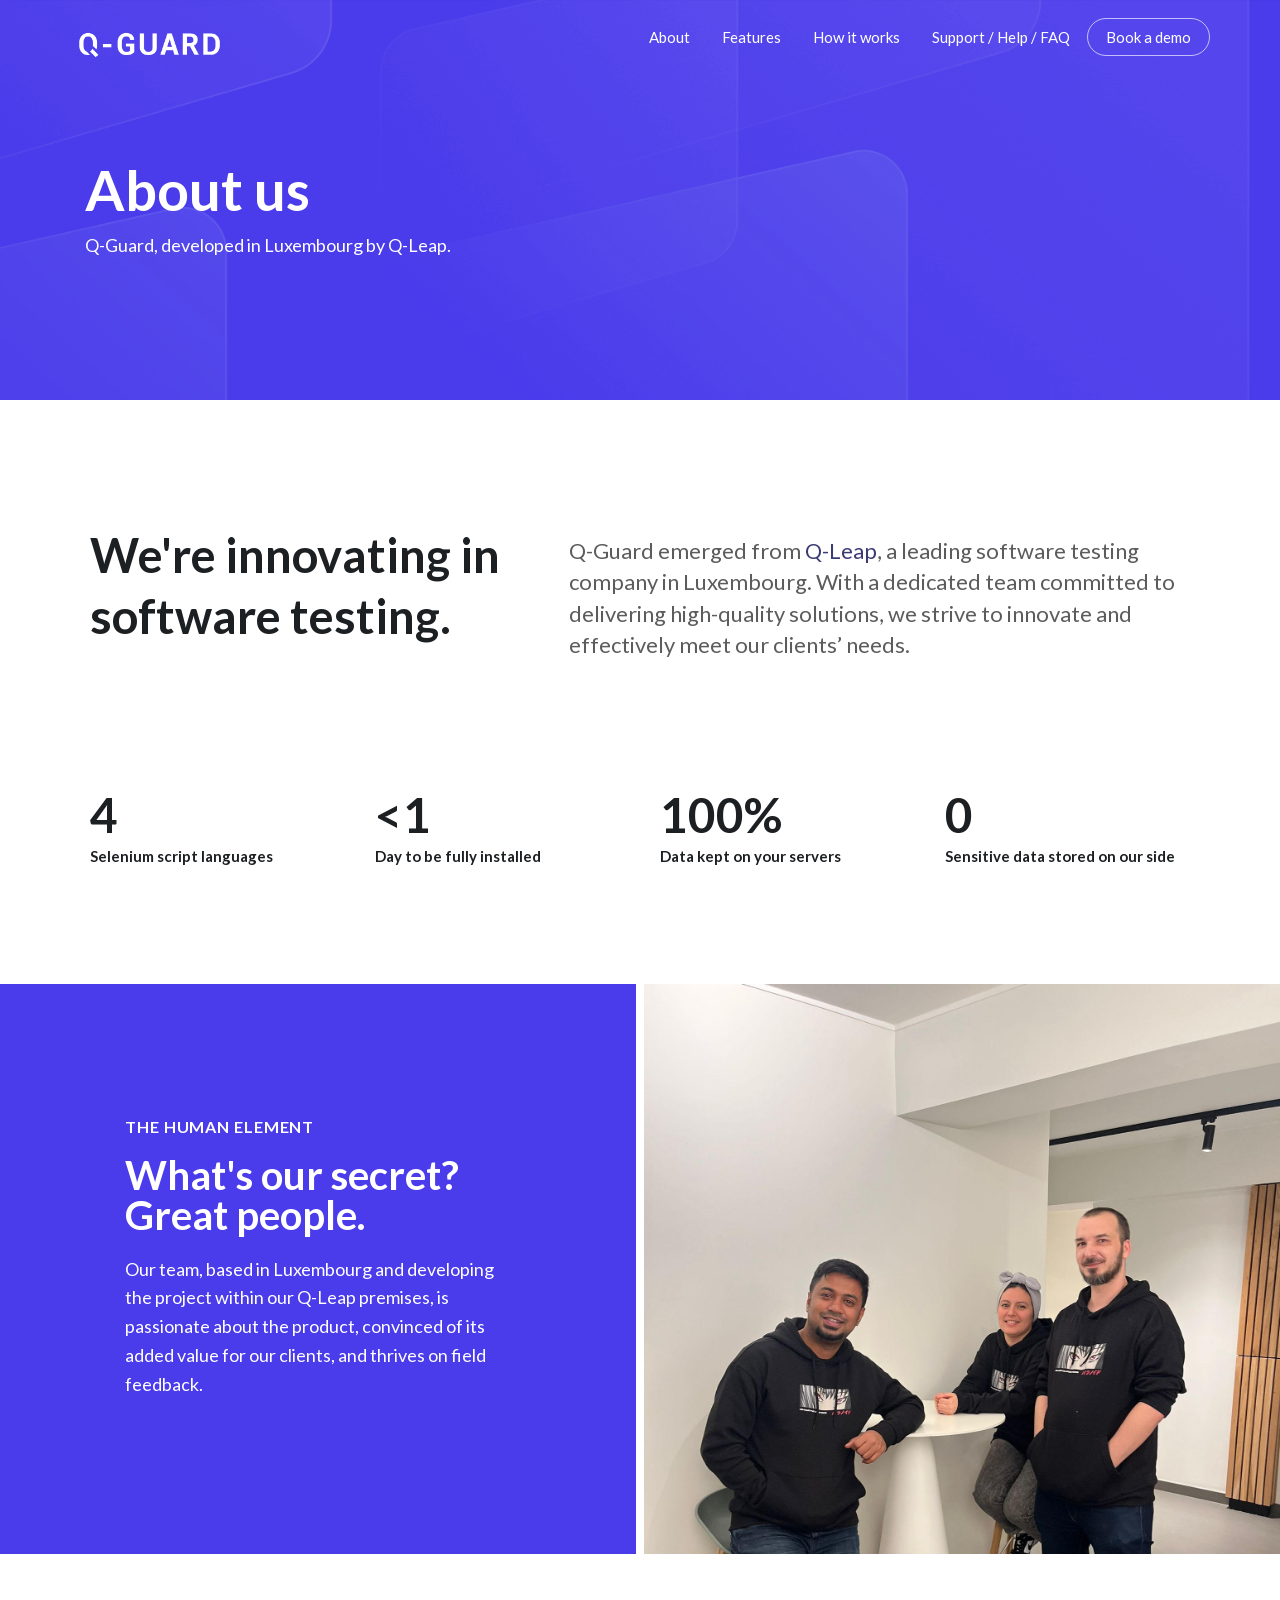
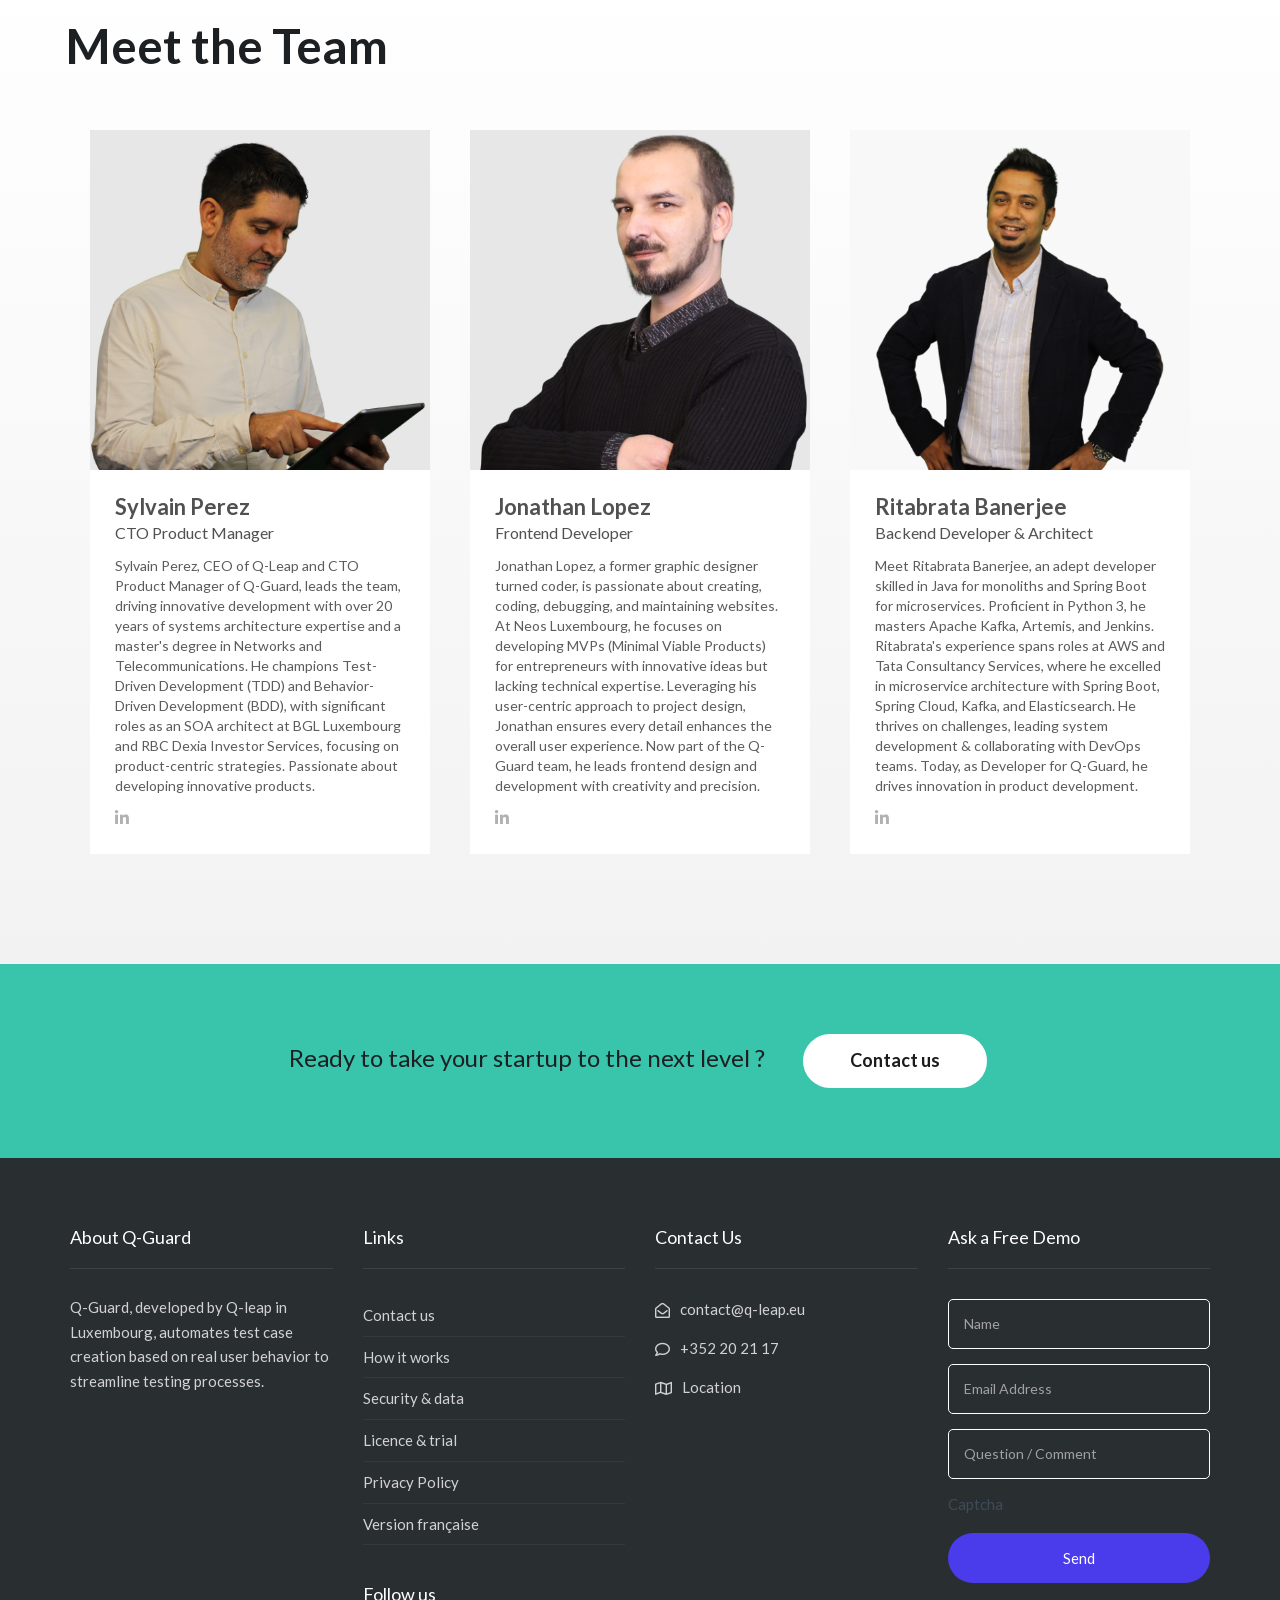
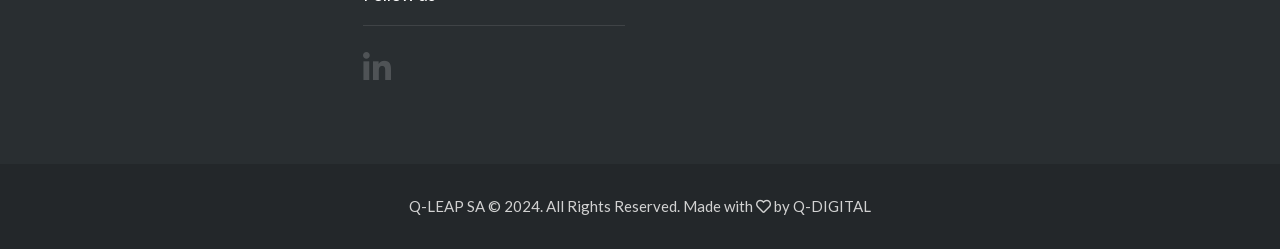
<file: about-us/index.html>
<!DOCTYPE html>
<html lang="en">
<head>
<meta charset="UTF-8" />
<meta name="viewport" content="width=device-width, initial-scale=1.0" />
<title>About Q-Guard: test automation by Q-Leap</title>
<meta name='robots' content='max-image-preview:large' />
<meta name="google-site-verification" content="v4WpWKIWD9j6FqzTJwfpg99kW1VIHUwOTy4-uyuuVHs" />
<meta name="description" content="Q-Guard is developed in Luxembourg by Q-Leap, a software testing company. Meet the team building test automation from real user journeys." />
<meta property="og:type" content="article" />
<meta property="og:title" content="About Q-Guard" />
<meta property="og:url" content="https://q-guard.app/about-us/" />
<meta property="og:description" content="Q-Guard is developed in Luxembourg by Q-Leap, a software testing company. Meet the team building test automation from real user journeys." />
<meta property="article:published_time" content="2020-03-23T18:28:34+00:00" />
<meta property="article:modified_time" content="2024-07-06T13:39:02+00:00" />
<meta property="og:site_name" content="Q-Guard " />
<meta property="og:image" content="https://q-guard.app/assets/images/unnamed-1-605x806.jpeg" />
<meta property="og:image:width" content="605" />
<meta property="og:image:height" content="806" />
<meta property="og:image:alt" content="" />
<meta property="og:locale" content="en_GB" />
<meta name="twitter:text:title" content="About Q-Guard" />
<meta name="twitter:image" content="https://q-guard.app/assets/images/unnamed-1-605x806.jpeg" />
<meta name="twitter:card" content="summary_large_image" />
<link rel="canonical" href="https://q-guard.app/about-us/" />
<link rel="icon" href="../assets/images/cropped-Q_01-4-1.png" sizes="32x32" />
<link rel="icon" href="../assets/images/cropped-Q_01-4-1.png" sizes="192x192" />
<link rel="apple-touch-icon" href="../assets/images/cropped-Q_01-4-1.png" />
<link rel="stylesheet" href="../assets/css/main.css" />
<script type="application/ld+json">
{
 "@context": "https://schema.org",
 "@graph": [
  {
   "@type": "Organization",
   "@id": "https://q-leap.eu/#organization",
   "name": "Q-Leap SA",
   "url": "https://q-leap.eu/",
   "email": "contact@q-leap.eu",
   "telephone": "+352 20 21 17",
   "address": {
    "@type": "PostalAddress",
    "streetAddress": "10B Rue des Mérovingiens",
    "postalCode": "8070",
    "addressLocality": "Bertrange",
    "addressCountry": "LU"
   },
   "sameAs": [
    "https://www.linkedin.com/company/3037496/",
    "https://q-bot.eu/"
   ]
  },
  {
   "@type": "SoftwareApplication",
   "@id": "https://q-guard.app/#software",
   "name": "Q-Guard",
   "url": "https://q-guard.app/",
   "applicationCategory": "DeveloperApplication",
   "description": "Q-Guard observes how real users move through a web application and turns the journeys they repeat into test cases and test scripts for Selenium (Java, C#, Python, JavaScript), Robot Framework or Playwright (TypeScript). Installed on the customer's own servers.",
   "featureList": [
    "Test cases generated from real user journeys",
    "Test script export: Selenium (Java, C#, Python, JavaScript), Robot Framework, Playwright (TypeScript)",
    "On-premise installation, data kept on the customer's servers",
    "Password masking, optional anonymisation of user input"
   ],
   "publisher": {
    "@id": "https://q-leap.eu/#organization"
   },
   "sameAs": [
    "https://chromewebstore.google.com/detail/q-guard-test-runner/aefoifepleogeiicaclpdldfjppdpjbd"
   ]
  }
 ]
}
</script>
</head>
<body class="wp-singular page-template-default page page-id-19250 wp-custom-logo wp-theme-stratusx wp-child-theme-stratusx-child ehf-template-stratusx ehf-stylesheet-stratusx-child elementor-default elementor-kit-19626 elementor-page elementor-page-19250 th-sticky-header">
        <!-- Preloader Start -->
        <div id="loader-wrapper">
            <div id="loader"></div>
            <div class="loader-section section-left"></div>
            <div class="loader-section section-right"></div>
        </div>
        <!-- Preloader End -->
<header class="banner navbar navbar-default navbar-static-top dark-header" role="banner" data-transparent-header="true">
    	<div class="container">
        <div class="navbar-header">
            <button type="button" class="navbar-toggle collapsed" data-toggle="collapse" data-target=".navbar-collapse">
                <span class="sr-only">Toggle navigation</span>
                <span class="icon-bar"></span>
                <span class="icon-bar"></span>
                <span class="icon-bar"></span>
            </button>
            <div id="logo">
                <a href="../">
                   	                        <img data-rjs="2" class="logo-trans logo-reg" src="../assets/images/QGUARD-logo_white.png"  height='40' width='159'  alt="Q-Guard " />
                                        <img data-rjs="2" class="logo-main logo-reg" src="../assets/images/QGUARD-logo_white.png"  height='40' width='159'   alt="Q-Guard " />
				</a>
            </div>
        </div>
        <nav class="collapse navbar-collapse bs-navbar-collapse" role="navigation">
            <ul id="menu-stratus-one-page" class="nav navbar-nav"><li class="menu-item menu-item-type-post_type menu-item-object-page current-menu-item page_item page-item-19250 current_page_item menu-item-20331"><a href="../about-us/" aria-current="page">About</a></li>
<li class="menu-item menu-item-type-post_type menu-item-object-page menu-item-20210"><a href="../features/">Features</a></li>
<li class="menu-item menu-item-type-post_type menu-item-object-page"><a href="../how-it-works/">How it works</a></li>
<li class="menu-item menu-item-type-post_type menu-item-object-page menu-item-20051"><a href="../support-help-faq/">Support / Help / FAQ</a></li>
<li class="th-accent menu-item menu-item-type-custom menu-item-object-custom menu-item-19161"><a href="https://outlook.office.com/bookwithme/user/879a650824b34d0185ce7d5c9d61e335%40q-leap.eu/meetingtype/09705449-c7ee-4131-b1b9-3e961b18baf2?anonymous">Book a demo</a></li>
</ul>        </nav>
	</div>
</header>
  <div class="wrap" role="document">
    <div class="content">
<div class="inner-container">
        <section class="content-editor">
    		<div data-elementor-type="wp-page" data-elementor-id="19250" class="elementor elementor-19250" data-elementor-post-type="page">
						<section class="elementor-section elementor-top-section elementor-element elementor-element-644f92d0 elementor-section-height-min-height elementor-section-boxed elementor-section-height-default elementor-section-items-middle" data-id="644f92d0" data-element_type="section" data-e-type="section" id="next" data-settings="{&quot;background_background&quot;:&quot;gradient&quot;}">
							<div class="elementor-background-overlay"></div>
							<div class="elementor-container elementor-column-gap-default">
					<div class="elementor-column elementor-col-100 elementor-top-column elementor-element elementor-element-33264cb8" data-id="33264cb8" data-element_type="column" data-e-type="column">
			<div class="elementor-widget-wrap elementor-element-populated">
						<div class="elementor-element elementor-element-ce6cae2 elementor-view-default elementor-position-top elementor-invisible elementor-widget elementor-widget-themo-header" data-id="ce6cae2" data-element_type="widget" data-e-type="widget" data-settings="{&quot;_animation&quot;:&quot;fadeIn&quot;}" data-widget_type="themo-header.default">
				<div class="elementor-widget-container">
							<div class="th-header-wrap">
        <div class="elementor-icon-box-wrapper ">
                            <div class="elementor-icon-box-content">
                    <h1 class="elementor-icon-box-title">
                        About us                    </h1>
                                        <p class="elementor-icon-box-description">Q-Guard, developed in Luxembourg by Q-Leap.</p>
                                    </div>
            </div>
        </div>
						</div>
				</div>
					</div>
		</div>
					</div>
		</section>
				<section class="elementor-section elementor-top-section elementor-element elementor-element-6a1841c1 elementor-section-boxed elementor-section-height-default elementor-section-height-default" data-id="6a1841c1" data-element_type="section" data-e-type="section">
						<div class="elementor-container elementor-column-gap-wide">
					<div class="elementor-column elementor-col-50 elementor-top-column elementor-element elementor-element-1f75f866" data-id="1f75f866" data-element_type="column" data-e-type="column">
			<div class="elementor-widget-wrap elementor-element-populated">
						<div class="elementor-element elementor-element-766f1562 elementor-invisible elementor-widget elementor-widget-heading" data-id="766f1562" data-element_type="widget" data-e-type="widget" data-settings="{&quot;_animation&quot;:&quot;fadeIn&quot;}" data-widget_type="heading.default">
				<div class="elementor-widget-container">
					<h2 class="elementor-heading-title elementor-size-default">We're innovating in software testing.</h2>				</div>
				</div>
					</div>
		</div>
				<div class="elementor-column elementor-col-50 elementor-top-column elementor-element elementor-element-114f52b0" data-id="114f52b0" data-element_type="column" data-e-type="column">
			<div class="elementor-widget-wrap elementor-element-populated">
						<div class="elementor-element elementor-element-59396bf elementor-widget elementor-widget-text-editor" data-id="59396bf" data-element_type="widget" data-e-type="widget" data-widget_type="text-editor.default">
				<div class="elementor-widget-container">
									<h5>Q-Guard emerged from <a href="http://q-leap.eu">Q-Leap</a>, a leading software testing company in Luxembourg. With a dedicated team committed to delivering high-quality solutions, we strive to innovate and effectively meet our clients&rsquo; needs.</h5>								</div>
				</div>
					</div>
		</div>
					</div>
		</section>
				<section class="elementor-section elementor-top-section elementor-element elementor-element-24bb82ad elementor-section-boxed elementor-section-height-default elementor-section-height-default" data-id="24bb82ad" data-element_type="section" data-e-type="section">
						<div class="elementor-container elementor-column-gap-wide">
					<div class="elementor-column elementor-col-25 elementor-top-column elementor-element elementor-element-79144425" data-id="79144425" data-element_type="column" data-e-type="column">
			<div class="elementor-widget-wrap elementor-element-populated">
						<div class="elementor-element elementor-element-2c7ad65 animated-fast elementor-invisible elementor-widget elementor-widget-heading" data-id="2c7ad65" data-element_type="widget" data-e-type="widget" data-settings="{&quot;_animation&quot;:&quot;fadeIn&quot;,&quot;_animation_delay&quot;:300}" data-widget_type="heading.default">
				<div class="elementor-widget-container">
					<h2 class="elementor-heading-title elementor-size-default">4</h2>				</div>
				</div>
				<div class="elementor-element elementor-element-5391f961 elementor-invisible elementor-widget elementor-widget-heading" data-id="5391f961" data-element_type="widget" data-e-type="widget" data-settings="{&quot;_animation&quot;:&quot;fadeIn&quot;}" data-widget_type="heading.default">
				<div class="elementor-widget-container">
					<p class="elementor-heading-title elementor-size-default">Selenium script languages</p>				</div>
				</div>
					</div>
		</div>
				<div class="elementor-column elementor-col-25 elementor-top-column elementor-element elementor-element-7c62be5c" data-id="7c62be5c" data-element_type="column" data-e-type="column">
			<div class="elementor-widget-wrap elementor-element-populated">
						<div class="elementor-element elementor-element-47ef3c42 elementor-invisible elementor-widget elementor-widget-heading" data-id="47ef3c42" data-element_type="widget" data-e-type="widget" data-settings="{&quot;_animation&quot;:&quot;fadeIn&quot;,&quot;_animation_delay&quot;:150}" data-widget_type="heading.default">
				<div class="elementor-widget-container">
					<h2 class="elementor-heading-title elementor-size-default">&lt;1</h2>				</div>
				</div>
				<div class="elementor-element elementor-element-4cd93a2 elementor-invisible elementor-widget elementor-widget-heading" data-id="4cd93a2" data-element_type="widget" data-e-type="widget" data-settings="{&quot;_animation&quot;:&quot;fadeIn&quot;,&quot;_animation_delay&quot;:150}" data-widget_type="heading.default">
				<div class="elementor-widget-container">
					<p class="elementor-heading-title elementor-size-default">Day to be fully installed</p>				</div>
				</div>
					</div>
		</div>
				<div class="elementor-column elementor-col-25 elementor-top-column elementor-element elementor-element-5c4a6742" data-id="5c4a6742" data-element_type="column" data-e-type="column">
			<div class="elementor-widget-wrap elementor-element-populated">
						<div class="elementor-element elementor-element-1aa482af elementor-invisible elementor-widget elementor-widget-heading" data-id="1aa482af" data-element_type="widget" data-e-type="widget" data-settings="{&quot;_animation&quot;:&quot;fadeIn&quot;,&quot;_animation_delay&quot;:300}" data-widget_type="heading.default">
				<div class="elementor-widget-container">
					<h2 class="elementor-heading-title elementor-size-default">100%</h2>				</div>
				</div>
				<div class="elementor-element elementor-element-13a62069 elementor-invisible elementor-widget elementor-widget-heading" data-id="13a62069" data-element_type="widget" data-e-type="widget" data-settings="{&quot;_animation&quot;:&quot;fadeIn&quot;,&quot;_animation_delay&quot;:300}" data-widget_type="heading.default">
				<div class="elementor-widget-container">
					<p class="elementor-heading-title elementor-size-default">Data kept on your servers</p>				</div>
				</div>
					</div>
		</div>
				<div class="elementor-column elementor-col-25 elementor-top-column elementor-element elementor-element-7e6f21dd" data-id="7e6f21dd" data-element_type="column" data-e-type="column">
			<div class="elementor-widget-wrap elementor-element-populated">
						<div class="elementor-element elementor-element-39fd6ed4 animated-fast elementor-invisible elementor-widget elementor-widget-heading" data-id="39fd6ed4" data-element_type="widget" data-e-type="widget" data-settings="{&quot;_animation&quot;:&quot;fadeIn&quot;,&quot;_animation_delay&quot;:450}" data-widget_type="heading.default">
				<div class="elementor-widget-container">
					<h2 class="elementor-heading-title elementor-size-default">0</h2>				</div>
				</div>
				<div class="elementor-element elementor-element-6161840d elementor-invisible elementor-widget elementor-widget-heading" data-id="6161840d" data-element_type="widget" data-e-type="widget" data-settings="{&quot;_animation&quot;:&quot;fadeIn&quot;,&quot;_animation_delay&quot;:450}" data-widget_type="heading.default">
				<div class="elementor-widget-container">
					<p class="elementor-heading-title elementor-size-default">Sensitive data stored on our side</p>				</div>
				</div>
					</div>
		</div>
					</div>
		</section>
				<section class="elementor-section elementor-top-section elementor-element elementor-element-2e117218 elementor-section-full_width elementor-section-height-default elementor-section-height-default" data-id="2e117218" data-element_type="section" data-e-type="section" data-settings="{&quot;background_background&quot;:&quot;classic&quot;}">
						<div class="elementor-container elementor-column-gap-default">
					<div class="elementor-column elementor-col-50 elementor-top-column elementor-element elementor-element-7037059c" data-id="7037059c" data-element_type="column" data-e-type="column" data-settings="{&quot;background_background&quot;:&quot;gradient&quot;}">
			<div class="elementor-widget-wrap elementor-element-populated">
					<div class="elementor-background-overlay"></div>
						<div class="elementor-element elementor-element-19d717bd elementor-invisible elementor-widget elementor-widget-heading" data-id="19d717bd" data-element_type="widget" data-e-type="widget" data-settings="{&quot;_animation&quot;:&quot;fadeInUp&quot;}" data-widget_type="heading.default">
				<div class="elementor-widget-container">
					<h6 class="elementor-heading-title elementor-size-default">The human element</h6>				</div>
				</div>
				<div class="elementor-element elementor-element-cb98b00 elementor-invisible elementor-widget elementor-widget-heading" data-id="cb98b00" data-element_type="widget" data-e-type="widget" data-settings="{&quot;_animation&quot;:&quot;fadeInUp&quot;}" data-widget_type="heading.default">
				<div class="elementor-widget-container">
					<h2 class="elementor-heading-title elementor-size-default">What's our secret? Great people.</h2>				</div>
				</div>
				<div class="elementor-element elementor-element-7d1f54f5 elementor-invisible elementor-widget elementor-widget-heading" data-id="7d1f54f5" data-element_type="widget" data-e-type="widget" data-settings="{&quot;_animation&quot;:&quot;fadeInUp&quot;}" data-widget_type="heading.default">
				<div class="elementor-widget-container">
					<p class="elementor-heading-title elementor-size-default">Our team, based in Luxembourg and developing the project within our Q-Leap premises, is passionate about the product, convinced of its added value for our clients, and thrives on field feedback.</p>				</div>
				</div>
				<div class="elementor-element elementor-element-732fc64c elementor-hidden-desktop elementor-hidden-tablet elementor-hidden-mobile elementor-invisible elementor-widget elementor-widget-button" data-id="732fc64c" data-element_type="widget" data-e-type="widget" data-settings="{&quot;_animation&quot;:&quot;fadeInUp&quot;}" data-widget_type="button.default"></div>
					</div>
		</div>
				<div class="elementor-column elementor-col-50 elementor-top-column elementor-element elementor-element-32ea0bcc" data-id="32ea0bcc" data-element_type="column" data-e-type="column" data-settings="{&quot;background_background&quot;:&quot;classic&quot;}">
			<div class="elementor-widget-wrap elementor-element-populated">
						<div class="elementor-element elementor-element-3afc48b5 elementor-widget elementor-widget-spacer" data-id="3afc48b5" data-element_type="widget" data-e-type="widget" data-widget_type="spacer.default">
				<div class="elementor-widget-container">
							<div class="elementor-spacer">
			<div class="elementor-spacer-inner"></div>
		</div>
						</div>
				</div>
					</div>
		</div>
					</div>
		</section>
				<section class="elementor-section elementor-top-section elementor-element elementor-element-56ce722e elementor-reverse-mobile elementor-hidden-desktop elementor-hidden-tablet elementor-hidden-mobile elementor-section-boxed elementor-section-height-default elementor-section-height-default" data-id="56ce722e" data-element_type="section" data-e-type="section" id="people" data-settings="{&quot;background_background&quot;:&quot;gradient&quot;}"></section>
				<section class="elementor-section elementor-top-section elementor-element elementor-element-7172f4dd elementor-hidden-desktop elementor-hidden-tablet elementor-hidden-mobile elementor-section-boxed elementor-section-height-default elementor-section-height-default" data-id="7172f4dd" data-element_type="section" data-e-type="section" data-settings="{&quot;background_background&quot;:&quot;classic&quot;}"></section>
				<section class="elementor-section elementor-top-section elementor-element elementor-element-275bd45d elementor-hidden-desktop elementor-hidden-tablet elementor-hidden-mobile elementor-section-boxed elementor-section-height-default elementor-section-height-default" data-id="275bd45d" data-element_type="section" data-e-type="section"></section>
				<section class="elementor-section elementor-top-section elementor-element elementor-element-222f9775 elementor-hidden-desktop elementor-hidden-tablet elementor-hidden-mobile elementor-section-boxed elementor-section-height-default elementor-section-height-default" data-id="222f9775" data-element_type="section" data-e-type="section"></section>
				<section class="elementor-section elementor-top-section elementor-element elementor-element-ffed542 elementor-hidden-desktop elementor-hidden-tablet elementor-hidden-mobile elementor-section-boxed elementor-section-height-default elementor-section-height-default" data-id="ffed542" data-element_type="section" data-e-type="section" data-settings="{&quot;background_background&quot;:&quot;gradient&quot;}"></section>
				<section class="elementor-section elementor-top-section elementor-element elementor-element-3065fea7 elementor-section-boxed elementor-section-height-default elementor-section-height-default" data-id="3065fea7" data-element_type="section" data-e-type="section" id="leadership" data-settings="{&quot;background_background&quot;:&quot;gradient&quot;}">
						<div class="elementor-container elementor-column-gap-no">
					<div class="elementor-column elementor-col-100 elementor-top-column elementor-element elementor-element-75a71ad5" data-id="75a71ad5" data-element_type="column" data-e-type="column">
			<div class="elementor-widget-wrap elementor-element-populated">
						<div class="elementor-element elementor-element-95cf2ff elementor-invisible elementor-widget elementor-widget-heading" data-id="95cf2ff" data-element_type="widget" data-e-type="widget" data-settings="{&quot;_animation&quot;:&quot;fadeIn&quot;}" data-widget_type="heading.default">
				<div class="elementor-widget-container">
					<h2 class="elementor-heading-title elementor-size-default">Meet the Team</h2>				</div>
				</div>
				<section class="elementor-section elementor-inner-section elementor-element elementor-element-13f1f306 elementor-section-boxed elementor-section-height-default elementor-section-height-default" data-id="13f1f306" data-element_type="section" data-e-type="section">
						<div class="elementor-container elementor-column-gap-wide">
					<div class="elementor-column elementor-col-33 elementor-inner-column elementor-element elementor-element-5d2a02ac" data-id="5d2a02ac" data-element_type="column" data-e-type="column" data-settings="{&quot;background_background&quot;:&quot;classic&quot;}">
			<div class="elementor-widget-wrap elementor-element-populated">
						<div class="elementor-element elementor-element-65899e5 elementor-invisible elementor-widget elementor-widget-themo-team" data-id="65899e5" data-element_type="widget" data-e-type="widget" data-settings="{&quot;_animation&quot;:&quot;fadeIn&quot;}" data-widget_type="themo-team.default">
				<div class="elementor-widget-container">
		<div class="th-team-member">
                            <a href="https://www.linkedin.com/in/sylvainperez/">
                    <img loading="lazy" decoding="async" width="394" height="394" src="../assets/images/2.png" class="th-img-stretch" alt="" />                </a>
			<div class="th-team-member-content">
                                                            <a href="https://www.linkedin.com/in/sylvainperez/">
                            <h4 class="th-team-member-name">Sylvain Perez </h4>
                        </a>
                                   									<h5 class="th-team-member-title"> CTO Product Manager</h5>
													<div class="th-team-member-text">Sylvain Perez, CEO of Q-Leap and CTO Product Manager of Q-Guard, leads the team, driving innovative development with over 20 years of systems architecture expertise and a master's degree in Networks and Telecommunications. He champions Test-Driven Development (TDD) and Behavior-Driven Development (BDD), with significant roles as an SOA architect at BGL Luxembourg and RBC Dexia Investor Services, focusing on product-centric strategies. Passionate about developing innovative products.</div>
								<div class="th-team-member-social">
					<a href="https://www.linkedin.com/in/jonathan-lopez-donato/"><i aria-hidden="true" class="fab fa-linkedin-in"></i></a>				</div>
			</div>
		</div>
						</div>
				</div>
					</div>
		</div>
				<div class="elementor-column elementor-col-33 elementor-inner-column elementor-element elementor-element-5ddd1841" data-id="5ddd1841" data-element_type="column" data-e-type="column">
			<div class="elementor-widget-wrap elementor-element-populated">
						<div class="elementor-element elementor-element-4ce39ca1 elementor-invisible elementor-widget elementor-widget-themo-team" data-id="4ce39ca1" data-element_type="widget" data-e-type="widget" data-settings="{&quot;_animation&quot;:&quot;fadeIn&quot;}" data-widget_type="themo-team.default">
				<div class="elementor-widget-container">
		<div class="th-team-member">
                            <a href="https://www.linkedin.com/in/jonathan-lopez-donato/">
                    <img loading="lazy" decoding="async" width="394" height="394" src="../assets/images/3.png" class="th-img-stretch" alt="" />                </a>
			<div class="th-team-member-content">
                                                            <a href="https://www.linkedin.com/in/jonathan-lopez-donato/">
                            <h4 class="th-team-member-name">Jonathan Lopez</h4>
                        </a>
                                   									<h5 class="th-team-member-title">Frontend Developer</h5>
													<div class="th-team-member-text">Jonathan Lopez, a former graphic designer turned coder, is passionate about creating, coding, debugging, and maintaining websites. At Neos Luxembourg, he focuses on developing MVPs (Minimal Viable Products) for entrepreneurs with innovative ideas but lacking technical expertise. Leveraging his user-centric approach to project design, Jonathan ensures every detail enhances the overall user experience. Now part of the Q-Guard team, he leads frontend design and development with creativity and precision.</div>
								<div class="th-team-member-social">
					<a href="https://www.linkedin.com/in/jonathan-lopez-donato/"><i aria-hidden="true" class="fab fa-linkedin-in"></i></a>				</div>
			</div>
		</div>
						</div>
				</div>
					</div>
		</div>
				<div class="elementor-column elementor-col-33 elementor-inner-column elementor-element elementor-element-73e0a5c1" data-id="73e0a5c1" data-element_type="column" data-e-type="column">
			<div class="elementor-widget-wrap elementor-element-populated">
						<div class="elementor-element elementor-element-497a7e25 elementor-invisible elementor-widget elementor-widget-themo-team" data-id="497a7e25" data-element_type="widget" data-e-type="widget" data-settings="{&quot;_animation&quot;:&quot;fadeIn&quot;,&quot;_animation_delay&quot;:150}" data-widget_type="themo-team.default">
				<div class="elementor-widget-container">
		<div class="th-team-member">
                            <img loading="lazy" decoding="async" width="394" height="394" src="../assets/images/1.png" class="th-img-stretch" alt="" />            
			<div class="th-team-member-content">
                                                            <h4 class="th-team-member-name">Ritabrata Banerjee</h4>
                                   									<h5 class="th-team-member-title">Backend Developer &amp; Architect </h5>
													<div class="th-team-member-text">Meet Ritabrata Banerjee, an adept developer skilled in Java for monoliths and Spring Boot for microservices. Proficient in Python 3, he masters Apache Kafka, Artemis, and Jenkins. Ritabrata's experience spans roles at AWS and Tata Consultancy Services, where he excelled in microservice architecture with Spring Boot, Spring Cloud, Kafka, and Elasticsearch. He thrives on challenges, leading system development &amp; collaborating with DevOps teams. Today, as Developer for Q-Guard, he drives innovation in product development.</div>
								<div class="th-team-member-social">
					<a href="https://www.linkedin.com/in/ritabrata-banerjee-713b404a/"><i aria-hidden="true" class="fab fa-linkedin-in"></i></a>				</div>
			</div>
		</div>
						</div>
				</div>
					</div>
		</div>
					</div>
		</section>
				<div class="elementor-element elementor-element-438ac05b elementor-widget elementor-widget-spacer" data-id="438ac05b" data-element_type="widget" data-e-type="widget" data-widget_type="spacer.default">
				<div class="elementor-widget-container">
							<div class="elementor-spacer">
			<div class="elementor-spacer-inner"></div>
		</div>
						</div>
				</div>
					</div>
		</div>
					</div>
		</section>
				<section class="elementor-section elementor-top-section elementor-element elementor-element-f632caf elementor-section-boxed elementor-section-height-default elementor-section-height-default" data-id="f632caf" data-element_type="section" data-e-type="section" data-settings="{&quot;background_background&quot;:&quot;gradient&quot;}">
						<div class="elementor-container elementor-column-gap-default">
					<div class="elementor-column elementor-col-100 elementor-top-column elementor-element elementor-element-7f69768" data-id="7f69768" data-element_type="column" data-e-type="column">
			<div class="elementor-widget-wrap elementor-element-populated">
						<div class="elementor-element elementor-element-1cd9212 elementor-widget elementor-widget-spacer" data-id="1cd9212" data-element_type="widget" data-e-type="widget" data-widget_type="spacer.default">
				<div class="elementor-widget-container">
							<div class="elementor-spacer">
			<div class="elementor-spacer-inner"></div>
		</div>
						</div>
				</div>
				<div class="elementor-element elementor-element-04de54c elementor-widget elementor-widget-themo-call-to-action" data-id="04de54c" data-element_type="widget" data-e-type="widget" data-widget_type="themo-call-to-action.default">
				<div class="elementor-widget-container">
							<div class="th-cta">
					        <div class="th-cta-text">
		            <span>Ready to take your startup to the next level ?</span>
		        </div>
                        <div class="th-cta-btn">
                                    <a class="btn-1 btn th-btn btn-standard-light" href="../contact/">
                                                    Contact us                                            </a>
                            </div>
            		</div>
						</div>
				</div>
				<div class="elementor-element elementor-element-e3f221f elementor-widget elementor-widget-spacer" data-id="e3f221f" data-element_type="widget" data-e-type="widget" data-widget_type="spacer.default">
				<div class="elementor-widget-container">
							<div class="elementor-spacer">
			<div class="elementor-spacer-inner"></div>
		</div>
						</div>
				</div>
					</div>
		</div>
					</div>
		</section>
				</div>
		    </section>    
	<div class="container">        <div class="row">
			<div class="col-md-12">
            </div>
        </div>
    </div>    
    </div>
    </div>
  </div>
<div class="prefooter"></div>
<footer class="footer" role="contentinfo">
	<div class="container">
							<div class="footer-widgets row th-widget-area">
              	                    <div class="footer-area-1 col-md-3 col-sm-6">
                    <section class="widget text-2 widget_text"><div class="widget-inner"><h3 class="widget-title">About Q-Guard</h3>			<div class="textwidget"><p>Q-Guard, developed by <a href="http://q-leap.eu">Q-leap</a> in Luxembourg, automates test case creation based on real user behavior to streamline testing processes.</p>
</div>
		</div></section>                    </div>
                                                    <div class="footer-area-2 col-md-3 col-sm-6">
                    <section class="widget nav_menu-2 widget_nav_menu"><div class="widget-inner"><h3 class="widget-title">Links</h3><div class="menu-links-container"><ul id="menu-links" class="menu"><li class="menu-item menu-item-type-post_type menu-item-object-page menu-item-20839"><a href="../contact/">Contact us</a></li>
<li class="menu-item menu-item-type-post_type menu-item-object-page"><a href="../how-it-works/">How it works</a></li>
<li class="menu-item menu-item-type-post_type menu-item-object-page"><a href="../security-and-data/">Security &amp; data</a></li>
<li class="menu-item menu-item-type-post_type menu-item-object-page"><a href="../licence-and-trial/">Licence &amp; trial</a></li>
<li class="menu-item menu-item-type-post_type menu-item-object-page menu-item-privacy-policy menu-item-20838"><a rel="privacy-policy" href="../privacy-policy/">Privacy Policy</a></li>
<li class="menu-item menu-item-type-custom"><a href="../fr/" hreflang="fr" lang="fr">Version française</a></li>
</ul></div></div></section>
        		<section class="widget widget-social">
    		<div class="widget-inner">
        		                <h3 class="widget-title">Follow us</h3>
                        			<div class="soc-widget">
        			<a target=_blank rel=noopener aria-label='Q-Leap on LinkedIn' href='https://www.linkedin.com/company/3037496/'><i class='fa fa-linkedin'></i></a>           			</div>
    			</div>
		</section>
		                    </div>
                                                     <div class="footer-area-3 col-md-3 col-sm-6">
				<section class="widget widget-th-contact-info">
			<div class="widget-inner">
									<h3 class="widget-title">Contact Us</h3>
								<div class="th-contact-info-widget">
					<div class='icon-blocks'><div class="icon-block"><p><a target='_blank' href='mailto:contact@q-leap.eu'><i class='fa fa-envelope-open-o'></i><span>contact@q-leap.eu</span></a></p></div><div class="icon-block"><p><a target='_blank' href='tel:00352%20202117'><i class='fa fa-comment-o'></i><span>+352 20 21 17</span></a></p></div><div class="icon-block"><p><a  href='https://www.google.com/maps/search/?api=1&amp;query=Q-Leap%2C%2010B%20Rue%20des%20M%C3%A9rovingiens%2C%208070%20Bertrange%2C%20Luxembourg'><i class='fa fa-map-o'></i><span>Location</span></a></p></div></div>				</div>
			</div>
		</section>
		                    </div>
                                                     <div class="footer-area-4 col-md-3 col-sm-6">
                    <section class="widget frm_show_form-9 widget_frm_show_form"><div class="widget-inner"><div class="frm_form_widget"><h3 class="widget-title">Ask a Free Demo </h3><div class="frm_forms  with_frm_style frm_style_formidable-style" id="frm_form_2_container" >
<form enctype="multipart/form-data" method="post" class="frm-show-form " id="form_2ssykv" data-endpoint="https://formsubmit.co/ajax/contact@q-leap.eu" >
<input type="hidden" name="_subject" value="Q-Guard website: demo request" />
<input type="hidden" name="_captcha" value="false" />
<input type="hidden" name="_template" value="table" />
<div class="frm_form_fields ">
<fieldset>
<div class="frm_fields_container">
<div id="frm_field_6_container" class="frm_form_field form-field  frm_none_container">
    <label for="field_qy05f8" class="frm_primary_label">Name
        <span class="frm_required"></span>
    </label>
    <input type="text" id="field_qy05f8" name="item_meta[6]" value=""  placeholder="Name" data-invmsg="Name is invalid" aria-invalid="false"  />
</div>
<div id="frm_field_7_container" class="frm_form_field form-field  frm_required_field frm_none_container">
    <label for="field_3asv29" class="frm_primary_label">Email Address
        <span class="frm_required">*</span>
    </label>
    <input type="text" id="field_3asv29" name="item_meta[7]" value=""  placeholder="Email Address" data-reqmsg="Email Address cannot be blank." aria-required="true" data-invmsg="Email Address is invalid" aria-invalid="false"  />
</div>
<div id="frm_field_8_container" class="frm_form_field form-field  frm_required_field frm_none_container">
    <label for="field_2ywico" class="frm_primary_label">Question / Comment
        <span class="frm_required">*</span>
    </label>
    <input type="text" id="field_2ywico" name="item_meta[8]" value=""  placeholder="Question / Comment" data-reqmsg="Question / Comment cannot be blank." aria-required="true" data-invmsg="Question / Comment is invalid" aria-invalid="false"  />
</div>
<div id="frm_field_54_container" class="frm_form_field form-field  frm_top_container">
	<span id="field_lclob_label" class="frm_primary_label">Captcha
		<span class="frm_required" aria-hidden="true"></span>
	</span>
	<div  id="field_lclob" class="frm-g-recaptcha" data-sitekey="6LdvlHwqAAAAAGcoGEBUJCWIgnOwrMpUjiHdtK4B" data-size="normal" data-theme="dark"></div>
</div>
<div id="frm_field_45_container" class="frm_form_field form-field ">
	<div class="frm_submit">
<input type="submit" value="Send"  />
<img class="frm_ajax_loading" src="../assets/images/ajax_loader.gif" alt="Sending" style="visibility:hidden;" />
</div>
</div>
			<div id="frm_field_56_container">
			<label for="field_y2sdc" >
				If you are human, leave this field blank.			</label>
			<input  id="field_y2sdc" type="text" class="frm_form_field form-field frm_verify" name="item_meta[56]" value=""  />
		</div>
		<input name="frm_state" type="hidden" value="6TkuA9GDXQXvAI/4TGyPIY0uor/TvdIhtUpYeRNqOxs=" /></div>
</fieldset>
</div>
</form>
</div>
</div></div></section>                    </div>
                				</div>
			    </div>
    <div class="footer-btm-bar">        
        <div class="container">    
            <div class="footer-copyright row">
                <div class="col-xs-12">
                    <p>  <span class="footer_credit">Q-LEAP SA © 2024. All Rights Reserved. Made with <i class="fa fa-heart-o"></i> by <a href="https://digital.q-leap.eu/">Q-DIGITAL</a></span></p>
                </div>
            </div>
        </div>
    </div>
</footer>
<script src="https://cdn.jsdelivr.net/npm/swiper@8.4.5/swiper-bundle.min.js" defer></script>
<script src="../assets/js/main.js" defer></script>
</body>
</html>
</file>
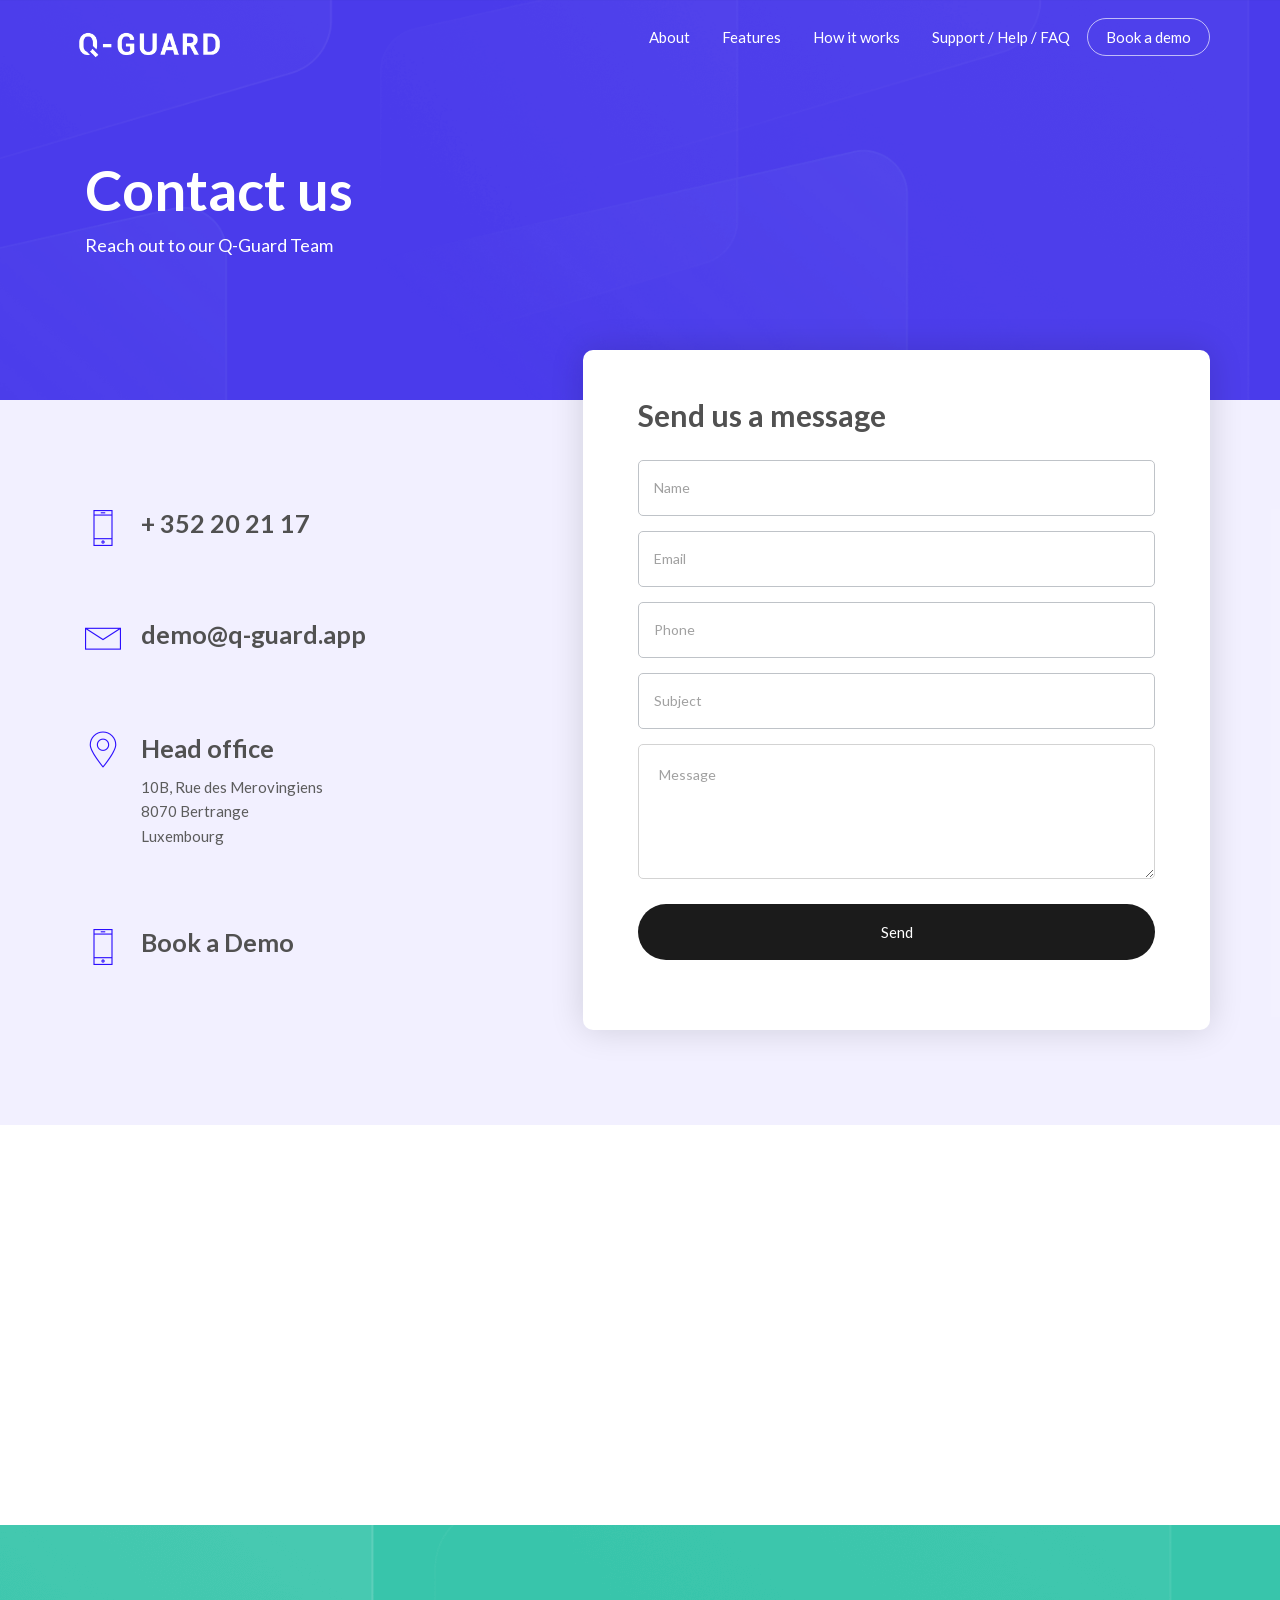
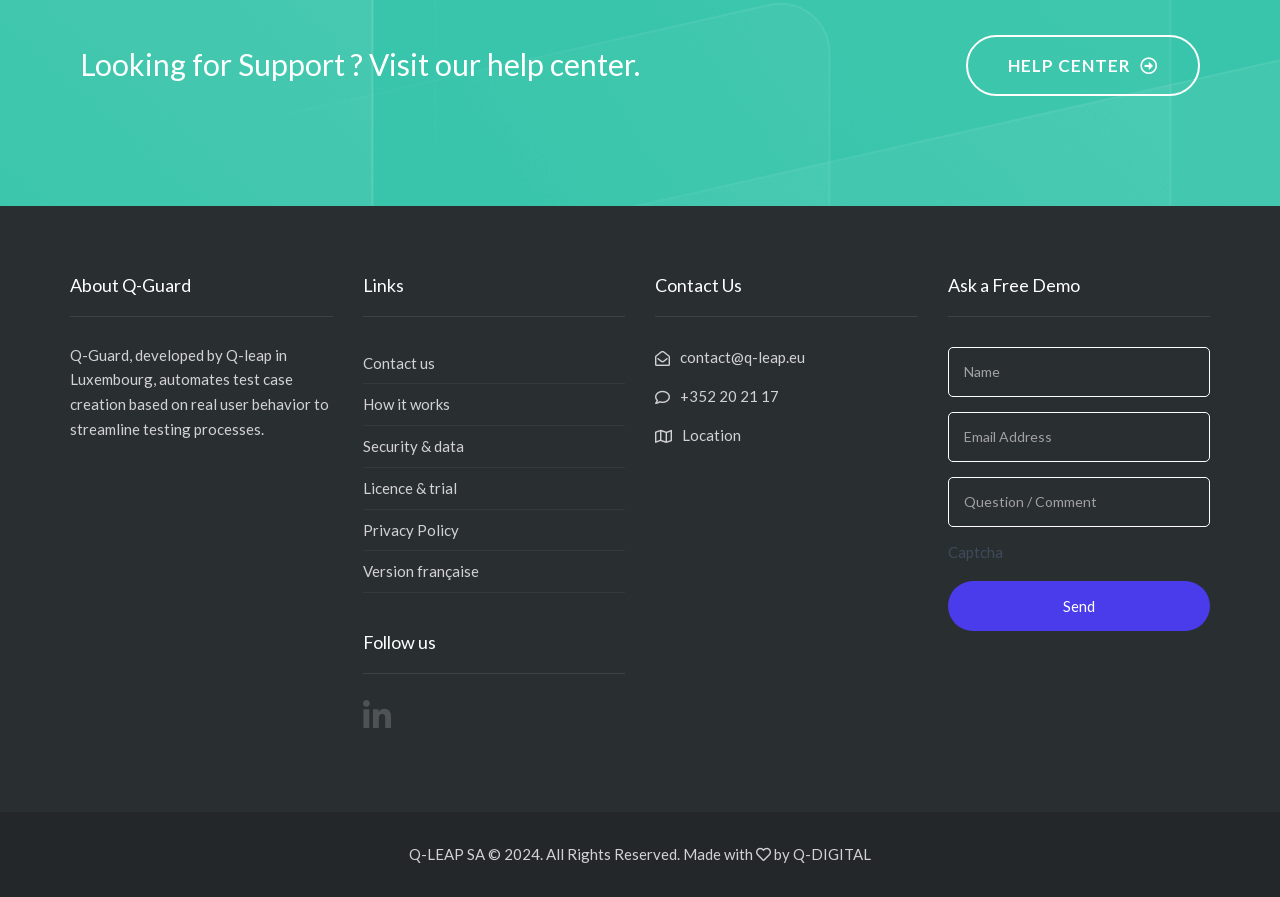
<file: contact/index.html>
<!DOCTYPE html>
<html lang="en">
<head>
<meta charset="UTF-8" />
<meta name="viewport" content="width=device-width, initial-scale=1.0" />
<title>Contact Q-Guard: book a demo with Q-Leap</title>
<meta name='robots' content='max-image-preview:large' />
<meta name="google-site-verification" content="v4WpWKIWD9j6FqzTJwfpg99kW1VIHUwOTy4-uyuuVHs" />
<meta name="description" content="Contact the Q-Guard team at Q-Leap, Bertrange, Luxembourg: +352 20 21 17, demo@q-guard.app. Send a message or book a Q-Guard demo." />
<meta property="og:type" content="article" />
<meta property="og:title" content="Contact us" />
<meta property="og:url" content="https://q-guard.app/contact/" />
<meta property="og:description" content="Contact the Q-Guard team at Q-Leap, Bertrange, Luxembourg: +352 20 21 17, demo@q-guard.app. Send a message or book a Q-Guard demo." />
<meta property="article:published_time" content="2020-03-23T18:40:25+00:00" />
<meta property="article:modified_time" content="2024-11-12T14:49:48+00:00" />
<meta property="og:site_name" content="Q-Guard " />
<meta property="og:image" content="https://q-guard.app/assets/images/og-image-site-card.jpg" />
<meta property="og:image:width" content="1200" />
<meta property="og:image:height" content="630" />
<meta property="og:image:alt" content="" />
<meta property="og:locale" content="en_GB" />
<meta name="twitter:text:title" content="Contact us" />
<meta name="twitter:image" content="https://q-guard.app/assets/images/cropped-Q_01-4-1.png" />
<meta name="twitter:card" content="summary" />
<link rel="canonical" href="https://q-guard.app/contact/" />
<link rel="icon" href="../assets/images/cropped-Q_01-4-1.png" sizes="32x32" />
<link rel="icon" href="../assets/images/cropped-Q_01-4-1.png" sizes="192x192" />
<link rel="apple-touch-icon" href="../assets/images/cropped-Q_01-4-1.png" />
<link rel="stylesheet" href="../assets/css/main.css" />
<script type="application/ld+json">
{
 "@context": "https://schema.org",
 "@graph": [
  {
   "@type": "Organization",
   "@id": "https://q-leap.eu/#organization",
   "name": "Q-Leap SA",
   "url": "https://q-leap.eu/",
   "email": "contact@q-leap.eu",
   "telephone": "+352 20 21 17",
   "address": {
    "@type": "PostalAddress",
    "streetAddress": "10B Rue des Mérovingiens",
    "postalCode": "8070",
    "addressLocality": "Bertrange",
    "addressCountry": "LU"
   },
   "sameAs": [
    "https://www.linkedin.com/company/3037496/",
    "https://q-bot.eu/"
   ]
  },
  {
   "@type": "SoftwareApplication",
   "@id": "https://q-guard.app/#software",
   "name": "Q-Guard",
   "url": "https://q-guard.app/",
   "applicationCategory": "DeveloperApplication",
   "description": "Q-Guard observes how real users move through a web application and turns the journeys they repeat into test cases and test scripts for Selenium (Java, C#, Python, JavaScript), Robot Framework or Playwright (TypeScript). Installed on the customer's own servers.",
   "featureList": [
    "Test cases generated from real user journeys",
    "Test script export: Selenium (Java, C#, Python, JavaScript), Robot Framework, Playwright (TypeScript)",
    "On-premise installation, data kept on the customer's servers",
    "Password masking, optional anonymisation of user input"
   ],
   "publisher": {
    "@id": "https://q-leap.eu/#organization"
   },
   "sameAs": [
    "https://chromewebstore.google.com/detail/q-guard-test-runner/aefoifepleogeiicaclpdldfjppdpjbd"
   ]
  }
 ]
}
</script>
</head>
<body class="wp-singular page-template-default page page-id-19249 wp-custom-logo wp-theme-stratusx wp-child-theme-stratusx-child ehf-template-stratusx ehf-stylesheet-stratusx-child elementor-default elementor-kit-19626 elementor-page elementor-page-19249 th-sticky-header">
        <!-- Preloader Start -->
        <div id="loader-wrapper">
            <div id="loader"></div>
            <div class="loader-section section-left"></div>
            <div class="loader-section section-right"></div>
        </div>
        <!-- Preloader End -->
<header class="banner navbar navbar-default navbar-static-top dark-header" role="banner" data-transparent-header="true">
    	<div class="container">
        <div class="navbar-header">
            <button type="button" class="navbar-toggle collapsed" data-toggle="collapse" data-target=".navbar-collapse">
                <span class="sr-only">Toggle navigation</span>
                <span class="icon-bar"></span>
                <span class="icon-bar"></span>
                <span class="icon-bar"></span>
            </button>
            <div id="logo">
                <a href="../">
                   	                        <img data-rjs="2" class="logo-trans logo-reg" src="../assets/images/QGUARD-logo_white.png"  height='40' width='159'   alt="Q-Guard " />
                                        <img data-rjs="2" class="logo-main logo-reg" src="../assets/images/QGUARD-logo_white.png"  height='40' width='159'   alt="Q-Guard " />
				</a>
            </div>
        </div>
        <nav class="collapse navbar-collapse bs-navbar-collapse" role="navigation">
            <ul id="menu-stratus-one-page" class="nav navbar-nav"><li class="menu-item menu-item-type-post_type menu-item-object-page menu-item-20331"><a href="../about-us/">About</a></li>
<li class="menu-item menu-item-type-post_type menu-item-object-page menu-item-20210"><a href="../features/">Features</a></li>
<li class="menu-item menu-item-type-post_type menu-item-object-page"><a href="../how-it-works/">How it works</a></li>
<li class="menu-item menu-item-type-post_type menu-item-object-page menu-item-20051"><a href="../support-help-faq/">Support / Help / FAQ</a></li>
<li class="th-accent menu-item menu-item-type-custom menu-item-object-custom menu-item-19161"><a href="https://outlook.office.com/bookwithme/user/879a650824b34d0185ce7d5c9d61e335%40q-leap.eu/meetingtype/09705449-c7ee-4131-b1b9-3e961b18baf2?anonymous">Book a demo</a></li>
</ul>        </nav>
	</div>
</header>
  <div class="wrap" role="document">
    <div class="content">
<div class="inner-container">
        <section class="content-editor">
    		<div data-elementor-type="wp-page" data-elementor-id="19249" class="elementor elementor-19249" data-elementor-post-type="page">
						<section class="elementor-section elementor-top-section elementor-element elementor-element-3c9b55a elementor-section-height-min-height elementor-section-boxed elementor-section-height-default elementor-section-items-middle" data-id="3c9b55a" data-element_type="section" data-e-type="section" data-settings="{&quot;background_background&quot;:&quot;gradient&quot;}">
							<div class="elementor-background-overlay"></div>
							<div class="elementor-container elementor-column-gap-default">
					<div class="elementor-column elementor-col-100 elementor-top-column elementor-element elementor-element-95f4cf1" data-id="95f4cf1" data-element_type="column" data-e-type="column">
			<div class="elementor-widget-wrap elementor-element-populated">
						<div class="elementor-element elementor-element-f336b8b elementor-view-default elementor-position-top elementor-invisible elementor-widget elementor-widget-themo-header" data-id="f336b8b" data-element_type="widget" data-e-type="widget" data-settings="{&quot;_animation&quot;:&quot;fadeIn&quot;}" data-widget_type="themo-header.default">
				<div class="elementor-widget-container">
							<div class="th-header-wrap">
        <div class="elementor-icon-box-wrapper ">
                            <div class="elementor-icon-box-content">
                    <h1 class="elementor-icon-box-title">
                        Contact us                    </h1>
                                        <p class="elementor-icon-box-description">Reach out to our Q-Guard Team </p>
                                    </div>
            </div>
        </div>
						</div>
				</div>
					</div>
		</div>
					</div>
		</section>
				<section class="elementor-section elementor-top-section elementor-element elementor-element-38575609 elementor-section-boxed elementor-section-height-default elementor-section-height-default" data-id="38575609" data-element_type="section" data-e-type="section" data-settings="{&quot;background_background&quot;:&quot;classic&quot;}">
						<div class="elementor-container elementor-column-gap-extended">
					<div class="elementor-column elementor-col-50 elementor-top-column elementor-element elementor-element-480f8e75" data-id="480f8e75" data-element_type="column" data-e-type="column">
			<div class="elementor-widget-wrap elementor-element-populated">
						<div class="elementor-element elementor-element-6e8da19c elementor-position-left elementor-view-default elementor-invisible elementor-widget elementor-widget-themo-service-block" data-id="6e8da19c" data-element_type="widget" data-e-type="widget" data-settings="{&quot;_animation&quot;:&quot;fadeInUp&quot;}" data-widget_type="themo-service-block.default">
				<div class="elementor-widget-container">
							<div class="th-service-block-w">
            <div class="elementor-icon-box-wrapper th-show-icon">
                                    <div class="elementor-icon-box-icon th-icon-size-sm">
                        <a class="elementor-icon " href="tel:%2000352202117">
                            <i aria-hidden="true" class="fasth-linea icon-basic-smartphone"></i>                        </a>
                    </div>
                                <div class="elementor-icon-box-content">
                    <h4 class="elementor-icon-box-title">
                        <a href="tel:%2000352202117">+ 352 20 21 17</a>
                    </h4>
                    <p class="elementor-icon-box-description"></p>
                </div>
            </div>
        </div>
						</div>
				</div>
				<div class="elementor-element elementor-element-7c5087a5 elementor-widget elementor-widget-spacer" data-id="7c5087a5" data-element_type="widget" data-e-type="widget" data-widget_type="spacer.default">
				<div class="elementor-widget-container">
							<div class="elementor-spacer">
			<div class="elementor-spacer-inner"></div>
		</div>
						</div>
				</div>
				<div class="elementor-element elementor-element-360b09af elementor-position-left elementor-view-default elementor-invisible elementor-widget elementor-widget-themo-service-block" data-id="360b09af" data-element_type="widget" data-e-type="widget" data-settings="{&quot;_animation&quot;:&quot;fadeInUp&quot;}" data-widget_type="themo-service-block.default">
				<div class="elementor-widget-container">
							<div class="th-service-block-w">
            <div class="elementor-icon-box-wrapper th-show-icon">
                                    <div class="elementor-icon-box-icon th-icon-size-sm">
                        <a class="elementor-icon " href="mailto:demo@q-guard.app">
                            <i aria-hidden="true" class="fasth-linea icon-basic-mail"></i>                        </a>
                    </div>
                                <div class="elementor-icon-box-content">
                    <h4 class="elementor-icon-box-title">
                        <a href="mailto:demo@q-guard.app">demo@q-guard.app</a>
                    </h4>
                    <p class="elementor-icon-box-description"></p>
                </div>
            </div>
        </div>
						</div>
				</div>
				<div class="elementor-element elementor-element-4b4d7280 elementor-widget elementor-widget-spacer" data-id="4b4d7280" data-element_type="widget" data-e-type="widget" data-widget_type="spacer.default">
				<div class="elementor-widget-container">
							<div class="elementor-spacer">
			<div class="elementor-spacer-inner"></div>
		</div>
						</div>
				</div>
				<div class="elementor-element elementor-element-66009bbb elementor-position-left elementor-view-default elementor-invisible elementor-widget elementor-widget-themo-service-block" data-id="66009bbb" data-element_type="widget" data-e-type="widget" data-settings="{&quot;_animation&quot;:&quot;fadeInUp&quot;,&quot;_animation_delay&quot;:50}" data-widget_type="themo-service-block.default">
				<div class="elementor-widget-container">
							<div class="th-service-block-w">
            <div class="elementor-icon-box-wrapper th-show-icon">
                                    <div class="elementor-icon-box-icon th-icon-size-sm">
                        <span class="elementor-icon " >
                            <i aria-hidden="true" class="fasth-trip travelpack-location-pin-1"></i>                        </span>
                    </div>
                                <div class="elementor-icon-box-content">
                    <h4 class="elementor-icon-box-title">
                        <span >Head office</span>
                    </h4>
                    <p class="elementor-icon-box-description">10B, Rue des Merovingiens 
8070 Bertrange 
Luxembourg</p>
                </div>
            </div>
        </div>
						</div>
				</div>
				<div class="elementor-element elementor-element-8a6ba1a elementor-widget elementor-widget-spacer" data-id="8a6ba1a" data-element_type="widget" data-e-type="widget" data-widget_type="spacer.default">
				<div class="elementor-widget-container">
							<div class="elementor-spacer">
			<div class="elementor-spacer-inner"></div>
		</div>
						</div>
				</div>
				<div class="elementor-element elementor-element-5a9f847 elementor-position-left elementor-view-default elementor-invisible elementor-widget elementor-widget-themo-service-block" data-id="5a9f847" data-element_type="widget" data-e-type="widget" data-settings="{&quot;_animation&quot;:&quot;fadeInUp&quot;}" data-widget_type="themo-service-block.default">
				<div class="elementor-widget-container">
							<div class="th-service-block-w">
            <div class="elementor-icon-box-wrapper th-show-icon">
                                    <div class="elementor-icon-box-icon th-icon-size-sm">
                        <a class="elementor-icon " href="https://outlook.office.com/bookwithme/user/879a650824b34d0185ce7d5c9d61e335%40q-leap.eu/meetingtype/09705449-c7ee-4131-b1b9-3e961b18baf2?anonymous">
                            <i aria-hidden="true" class="th-linea icon th-linea icon-basic-smartphone"></i>                        </a>
                    </div>
                                <div class="elementor-icon-box-content">
                    <h4 class="elementor-icon-box-title">
                        <a href="https://outlook.office.com/bookwithme/user/879a650824b34d0185ce7d5c9d61e335%40q-leap.eu/meetingtype/09705449-c7ee-4131-b1b9-3e961b18baf2?anonymous">Book a Demo</a>
                    </h4>
                    <p class="elementor-icon-box-description"></p>
                </div>
            </div>
        </div>
						</div>
				</div>
					</div>
		</div>
				<div class="elementor-column elementor-col-50 elementor-top-column elementor-element elementor-element-11105306" data-id="11105306" data-element_type="column" data-e-type="column" data-settings="{&quot;background_background&quot;:&quot;classic&quot;}">
			<div class="elementor-widget-wrap elementor-element-populated">
						<div class="elementor-element elementor-element-1916a656 elementor-widget elementor-widget-heading" data-id="1916a656" data-element_type="widget" data-e-type="widget" data-widget_type="heading.default">
				<div class="elementor-widget-container">
					<h3 class="elementor-heading-title elementor-size-default">Send us a message</h3>				</div>
				</div>
				<div class="elementor-element elementor-element-2c392f49 elementor-widget elementor-widget-themo-formidable-form" data-id="2c392f49" data-element_type="widget" data-e-type="widget" data-widget_type="themo-formidable-form.default">
				<div class="elementor-widget-container">
					            <div class="th-fo-form  th-form-stacked  th-btn-form btn-standard-dark-form"><div class="frm_forms  with_frm_style frm_style_formidable-style" id="frm_form_3_container" >
<form enctype="multipart/form-data" method="post" class="frm-show-form " id="form_contact3" data-endpoint="https://formsubmit.co/ajax/contact@q-leap.eu" >
<input type="hidden" name="_subject" value="Q-Guard website: contact form" />
<input type="hidden" name="_captcha" value="false" />
<input type="hidden" name="_template" value="table" />
<div class="frm_form_fields ">
<fieldset>
<div class="frm_fields_container">
<div id="frm_field_9_container" class="frm_form_field form-field  frm_required_field frm_none_container frm_full">
    <label for="field_xipbjr3" class="frm_primary_label">Name
        <span class="frm_required">*</span>
    </label>
    <input type="text" id="field_xipbjr3" name="item_meta[9]" value=""  placeholder="Name" data-reqmsg="Name cannot be blank." aria-required="true" data-invmsg="Name is invalid" aria-invalid="false"  />
</div>
<div id="frm_field_10_container" class="frm_form_field form-field  frm_required_field frm_none_container frm_full">
    <label for="field_jaehy83" class="frm_primary_label">Email
        <span class="frm_required">*</span>
    </label>
    <input type="text" id="field_jaehy83" name="item_meta[10]" value=""  placeholder="Email" data-reqmsg="Email cannot be blank." aria-required="true" data-invmsg="Email is invalid" aria-invalid="false"  />
</div>
<div id="frm_field_11_container" class="frm_form_field form-field  frm_none_container frm_full">
    <label for="field_cqpguu3" class="frm_primary_label">Phone
        <span class="frm_required"></span>
    </label>
    <input type="text" id="field_cqpguu3" name="item_meta[11]" value=""  placeholder="Phone" data-invmsg="Phone is invalid" aria-invalid="false"  />
</div>
<div id="frm_field_12_container" class="frm_form_field form-field  frm_required_field frm_none_container frm_full">
    <label for="field_w7ueyk3" class="frm_primary_label">Subject
        <span class="frm_required">*</span>
    </label>
    <input type="text" id="field_w7ueyk3" name="item_meta[12]" value=""  placeholder="Subject" data-reqmsg="Subject cannot be blank." aria-required="true" data-invmsg="Subject is invalid" aria-invalid="false"  />
</div>
<div id="frm_field_13_container" class="frm_form_field form-field  frm_required_field frm_none_container frm12 frm_first">
    <label for="field_kggkvh3" class="frm_primary_label">Message
        <span class="frm_required">*</span>
    </label>
    <textarea name="item_meta[13]" id="field_kggkvh3" rows="5"  placeholder="Message" data-reqmsg="Message cannot be blank." aria-required="true" data-invmsg="Message is invalid" aria-invalid="false"  ></textarea>
</div>
<div id="frm_field_55_container" class="frm_form_field form-field  frm_none_container frm12 frm_first"><div  id="field_jmk1l" class="frm-g-recaptcha" data-sitekey="6LdvlHwqAAAAAGcoGEBUJCWIgnOwrMpUjiHdtK4B" data-size="normal" data-theme="light"></div>
</div>
<div id="frm_field_53_container" class="frm_form_field form-field ">
	<div class="frm_submit">
<input type="submit" value="Send"  />
<img decoding="async" class="frm_ajax_loading" src="../assets/images/ajax_loader.gif" alt="Sending" style="visibility:hidden;" />
</div>
</div>
			<div id="frm_field_56_container">
			<label for="field_9o3mg" >
				If you are human, leave this field blank.			</label>
			<input  id="field_9o3mg" type="text" class="frm_form_field form-field frm_verify" name="item_meta[56]" value=""  />
		</div>
		<input name="frm_state" type="hidden" value="6TkuA9GDXQXvAI/4TGyPIY0uor/TvdIhtUpYeRNqOxs=" /></div>
</fieldset>
</div>
</form>
</div>
</div>
            				</div>
				</div>
					</div>
		</div>
					</div>
		</section>
				<section class="elementor-section elementor-top-section elementor-element elementor-element-59a980e2 elementor-section-full_width elementor-section-height-default elementor-section-height-default" data-id="59a980e2" data-element_type="section" data-e-type="section">
						<div class="elementor-container elementor-column-gap-default">
					<div class="elementor-column elementor-col-100 elementor-top-column elementor-element elementor-element-315f5dac" data-id="315f5dac" data-element_type="column" data-e-type="column">
			<div class="elementor-widget-wrap elementor-element-populated">
						<div class="elementor-element elementor-element-7e495257 elementor-widget elementor-widget-google_maps" data-id="7e495257" data-element_type="widget" data-e-type="widget" data-widget_type="google_maps.default">
				<div class="elementor-widget-container">
							<div class="elementor-custom-embed">
			<iframe loading="lazy"
					src="https://maps.google.com/maps?q=10B%20Rue%20des%20M%C3%A9rovingiens%2C%208070%20Bertrange%2C%20Luxembourg&t=m&z=15&output=embed&iwloc=near"
					title="10B Rue des Mérovingiens, 8070 Bertrange"
					aria-label="10B Rue des Mérovingiens, 8070 Bertrange"
			></iframe>
		</div>
						</div>
				</div>
					</div>
		</div>
					</div>
		</section>
				<section class="elementor-section elementor-top-section elementor-element elementor-element-7ceb02cb elementor-section-boxed elementor-section-height-default elementor-section-height-default" data-id="7ceb02cb" data-element_type="section" data-e-type="section" data-settings="{&quot;background_background&quot;:&quot;classic&quot;}">
							<div class="elementor-background-overlay"></div>
							<div class="elementor-container elementor-column-gap-default">
					<div class="elementor-column elementor-col-50 elementor-top-column elementor-element elementor-element-4d35d475" data-id="4d35d475" data-element_type="column" data-e-type="column">
			<div class="elementor-widget-wrap elementor-element-populated">
						<div class="elementor-element elementor-element-32dbe94a elementor-invisible elementor-widget elementor-widget-heading" data-id="32dbe94a" data-element_type="widget" data-e-type="widget" data-settings="{&quot;_animation&quot;:&quot;fadeIn&quot;}" data-widget_type="heading.default">
				<div class="elementor-widget-container">
					<h5 class="elementor-heading-title elementor-size-default">Looking for Support ? Visit our help center.</h5>				</div>
				</div>
					</div>
		</div>
				<div class="elementor-column elementor-col-50 elementor-top-column elementor-element elementor-element-3b277331" data-id="3b277331" data-element_type="column" data-e-type="column">
			<div class="elementor-widget-wrap elementor-element-populated">
						<div class="elementor-element elementor-element-7af2617d elementor-align-right elementor-mobile-align-left elementor-invisible elementor-widget elementor-widget-button" data-id="7af2617d" data-element_type="widget" data-e-type="widget" data-settings="{&quot;_animation&quot;:&quot;fadeIn&quot;}" data-widget_type="button.default">
				<div class="elementor-widget-container">
									<div class="elementor-button-wrapper">
					<a class="elementor-button elementor-button-link elementor-size-sm" href="../support-help-faq/">
						<span class="elementor-button-content-wrapper">
						<span class="elementor-button-icon">
				<i aria-hidden="true" class="far fa-arrow-alt-circle-right"></i>			</span>
									<span class="elementor-button-text">Help Center</span>
					</span>
					</a>
				</div>
								</div>
				</div>
					</div>
		</div>
					</div>
		</section>
				</div>
		    </section>    
	<div class="container">        <div class="row">
			<div class="col-md-12">
            </div>
        </div>
    </div>    
    </div>
    </div>
  </div>
<div class="prefooter"></div>
<footer class="footer" role="contentinfo">
	<div class="container">
							<div class="footer-widgets row th-widget-area">
              	                    <div class="footer-area-1 col-md-3 col-sm-6">
                    <section class="widget text-2 widget_text"><div class="widget-inner"><h3 class="widget-title">About Q-Guard</h3>			<div class="textwidget"><p>Q-Guard, developed by <a href="http://q-leap.eu">Q-leap</a> in Luxembourg, automates test case creation based on real user behavior to streamline testing processes.</p>
</div>
		</div></section>                    </div>
                                                    <div class="footer-area-2 col-md-3 col-sm-6">
                    <section class="widget nav_menu-2 widget_nav_menu"><div class="widget-inner"><h3 class="widget-title">Links</h3><div class="menu-links-container"><ul id="menu-links" class="menu"><li class="menu-item menu-item-type-post_type menu-item-object-page current-menu-item page_item page-item-19249 current_page_item menu-item-20839"><a href="../contact/" aria-current="page">Contact us</a></li>
<li class="menu-item menu-item-type-post_type menu-item-object-page"><a href="../how-it-works/">How it works</a></li>
<li class="menu-item menu-item-type-post_type menu-item-object-page"><a href="../security-and-data/">Security &amp; data</a></li>
<li class="menu-item menu-item-type-post_type menu-item-object-page"><a href="../licence-and-trial/">Licence &amp; trial</a></li>
<li class="menu-item menu-item-type-post_type menu-item-object-page menu-item-privacy-policy menu-item-20838"><a rel="privacy-policy" href="../privacy-policy/">Privacy Policy</a></li>
<li class="menu-item menu-item-type-custom"><a href="../fr/" hreflang="fr" lang="fr">Version française</a></li>
</ul></div></div></section>
        		<section class="widget widget-social">
    		<div class="widget-inner">
        		                <h3 class="widget-title">Follow us</h3>
                        			<div class="soc-widget">
        			<a target=_blank rel=noopener aria-label='Q-Leap on LinkedIn' href='https://www.linkedin.com/company/3037496/'><i class='fa fa-linkedin'></i></a>           			</div>
    			</div>
		</section>
		                    </div>
                                                     <div class="footer-area-3 col-md-3 col-sm-6">
				<section class="widget widget-th-contact-info">
			<div class="widget-inner">
									<h3 class="widget-title">Contact Us</h3>
								<div class="th-contact-info-widget">
					<div class='icon-blocks'><div class="icon-block"><p><a target='_blank' href='mailto:contact@q-leap.eu'><i class='fa fa-envelope-open-o'></i><span>contact@q-leap.eu</span></a></p></div><div class="icon-block"><p><a target='_blank' href='tel:00352%20202117'><i class='fa fa-comment-o'></i><span>+352 20 21 17</span></a></p></div><div class="icon-block"><p><a  href='https://www.google.com/maps/search/?api=1&amp;query=Q-Leap%2C%2010B%20Rue%20des%20M%C3%A9rovingiens%2C%208070%20Bertrange%2C%20Luxembourg'><i class='fa fa-map-o'></i><span>Location</span></a></p></div></div>				</div>
			</div>
		</section>
		                    </div>
                                                     <div class="footer-area-4 col-md-3 col-sm-6">
                    <section class="widget frm_show_form-9 widget_frm_show_form"><div class="widget-inner"><div class="frm_form_widget"><h3 class="widget-title">Ask a Free Demo </h3><div class="frm_forms  with_frm_style frm_style_formidable-style" id="frm_form_2_container" >
<form enctype="multipart/form-data" method="post" class="frm-show-form " id="form_2ssykv" data-endpoint="https://formsubmit.co/ajax/contact@q-leap.eu" >
<input type="hidden" name="_subject" value="Q-Guard website: demo request" />
<input type="hidden" name="_captcha" value="false" />
<input type="hidden" name="_template" value="table" />
<div class="frm_form_fields ">
<fieldset>
<div class="frm_fields_container">
<div id="frm_field_6_container" class="frm_form_field form-field  frm_none_container">
    <label for="field_qy05f8" class="frm_primary_label">Name
        <span class="frm_required"></span>
    </label>
    <input type="text" id="field_qy05f8" name="item_meta[6]" value=""  placeholder="Name" data-invmsg="Name is invalid" aria-invalid="false"  />
</div>
<div id="frm_field_7_container" class="frm_form_field form-field  frm_required_field frm_none_container">
    <label for="field_3asv29" class="frm_primary_label">Email Address
        <span class="frm_required">*</span>
    </label>
    <input type="text" id="field_3asv29" name="item_meta[7]" value=""  placeholder="Email Address" data-reqmsg="Email Address cannot be blank." aria-required="true" data-invmsg="Email Address is invalid" aria-invalid="false"  />
</div>
<div id="frm_field_8_container" class="frm_form_field form-field  frm_required_field frm_none_container">
    <label for="field_2ywico" class="frm_primary_label">Question / Comment
        <span class="frm_required">*</span>
    </label>
    <input type="text" id="field_2ywico" name="item_meta[8]" value=""  placeholder="Question / Comment" data-reqmsg="Question / Comment cannot be blank." aria-required="true" data-invmsg="Question / Comment is invalid" aria-invalid="false"  />
</div>
<div id="frm_field_54_container" class="frm_form_field form-field  frm_top_container">
	<span id="field_lclob_label" class="frm_primary_label">Captcha
		<span class="frm_required" aria-hidden="true"></span>
	</span>
	<div  id="field_lclob" class="frm-g-recaptcha" data-sitekey="6LdvlHwqAAAAAGcoGEBUJCWIgnOwrMpUjiHdtK4B" data-size="normal" data-theme="dark"></div>
</div>
<div id="frm_field_45_container" class="frm_form_field form-field ">
	<div class="frm_submit">
<input type="submit" value="Send"  />
<img class="frm_ajax_loading" src="../assets/images/ajax_loader.gif" alt="Sending" style="visibility:hidden;" />
</div>
</div>
			<div id="frm_field_57_container">
			<label for="field_xz6i5" >
				If you are human, leave this field blank.			</label>
			<input  id="field_xz6i5" type="text" class="frm_form_field form-field frm_verify" name="item_meta[57]" value=""  />
		</div>
		<input name="frm_state" type="hidden" value="6TkuA9GDXQXvAI/4TGyPIVzykz66xT/WuaQFJJjfX9s=" /></div>
</fieldset>
</div>
</form>
</div>
</div></div></section>                    </div>
                				</div>
			    </div>
    <div class="footer-btm-bar">        
        <div class="container">    
            <div class="footer-copyright row">
                <div class="col-xs-12">
                    <p>  <span class="footer_credit">Q-LEAP SA © 2024. All Rights Reserved. Made with <i class="fa fa-heart-o"></i> by <a href="https://digital.q-leap.eu/">Q-DIGITAL</a></span></p>
                </div>
            </div>
        </div>
    </div>
</footer>
<script src="https://cdn.jsdelivr.net/npm/swiper@8.4.5/swiper-bundle.min.js" defer></script>
<script src="../assets/js/main.js" defer></script>
</body>
</html>
</file>
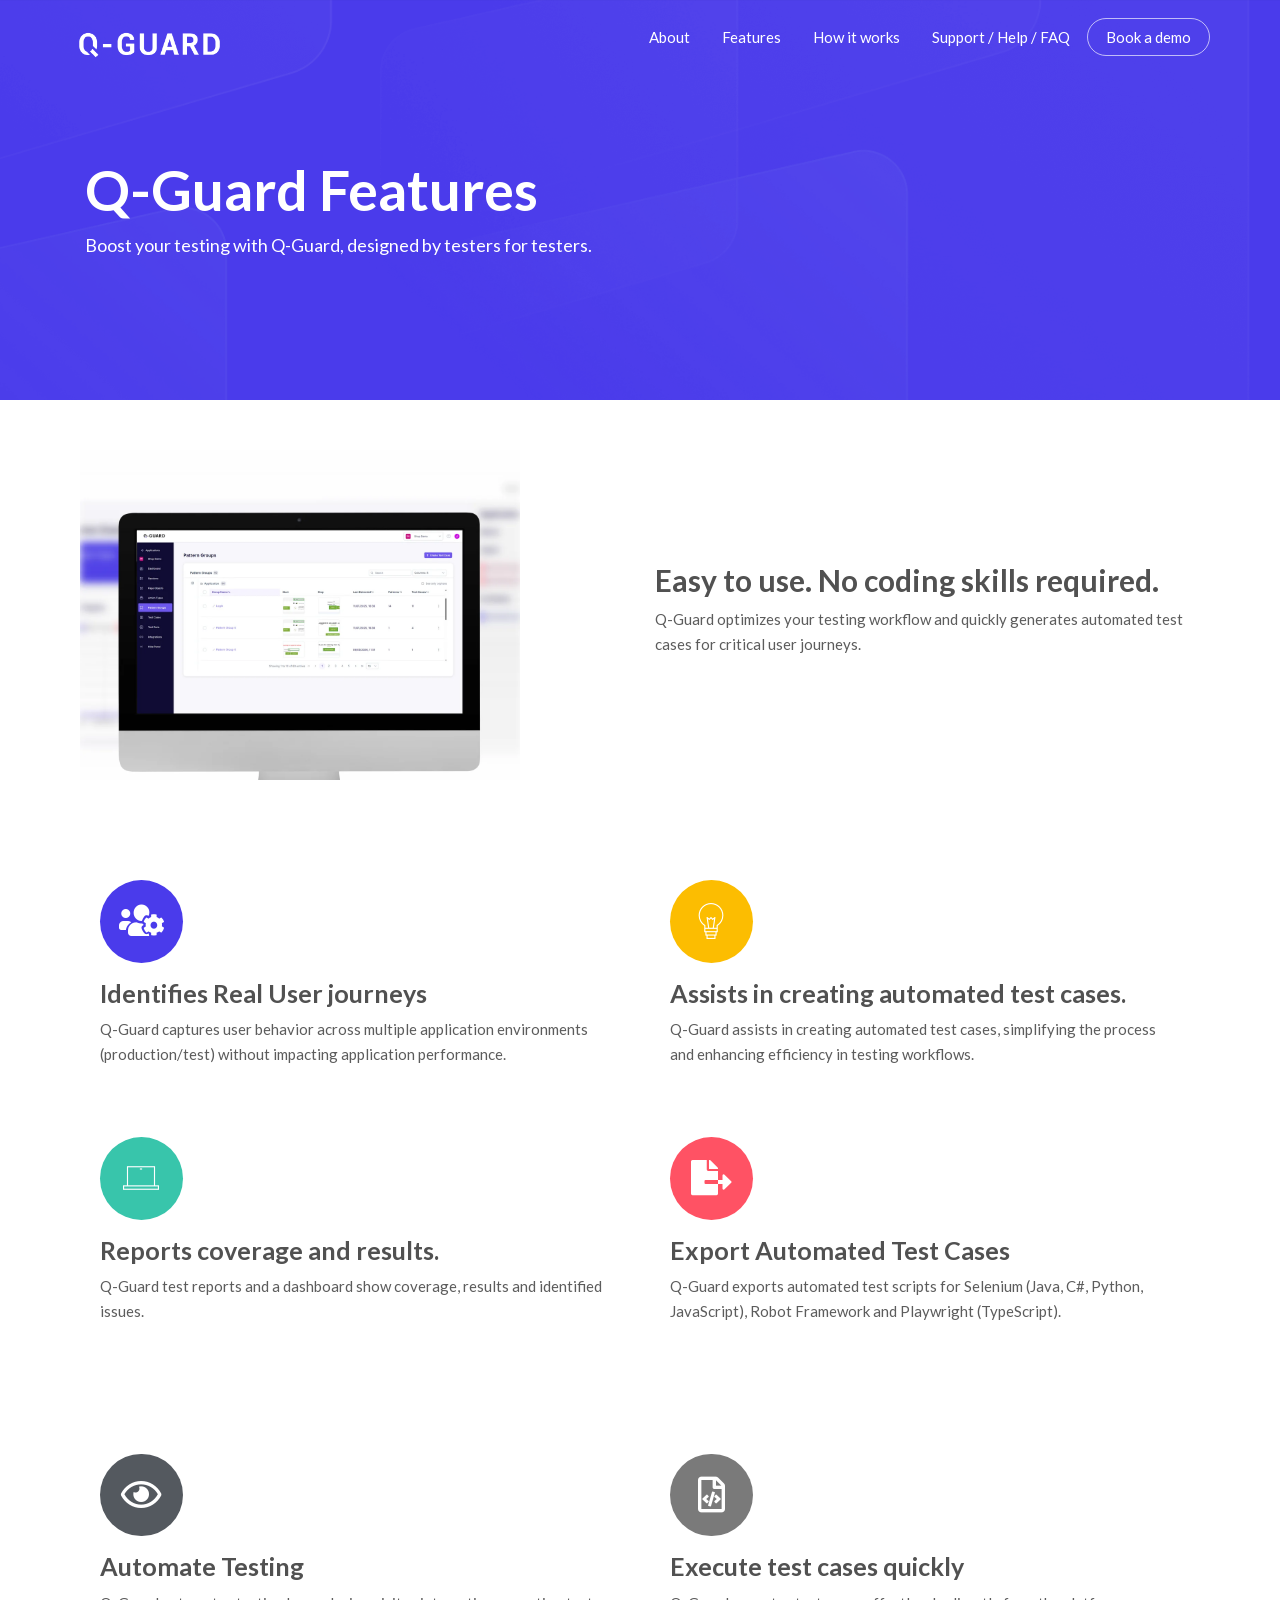
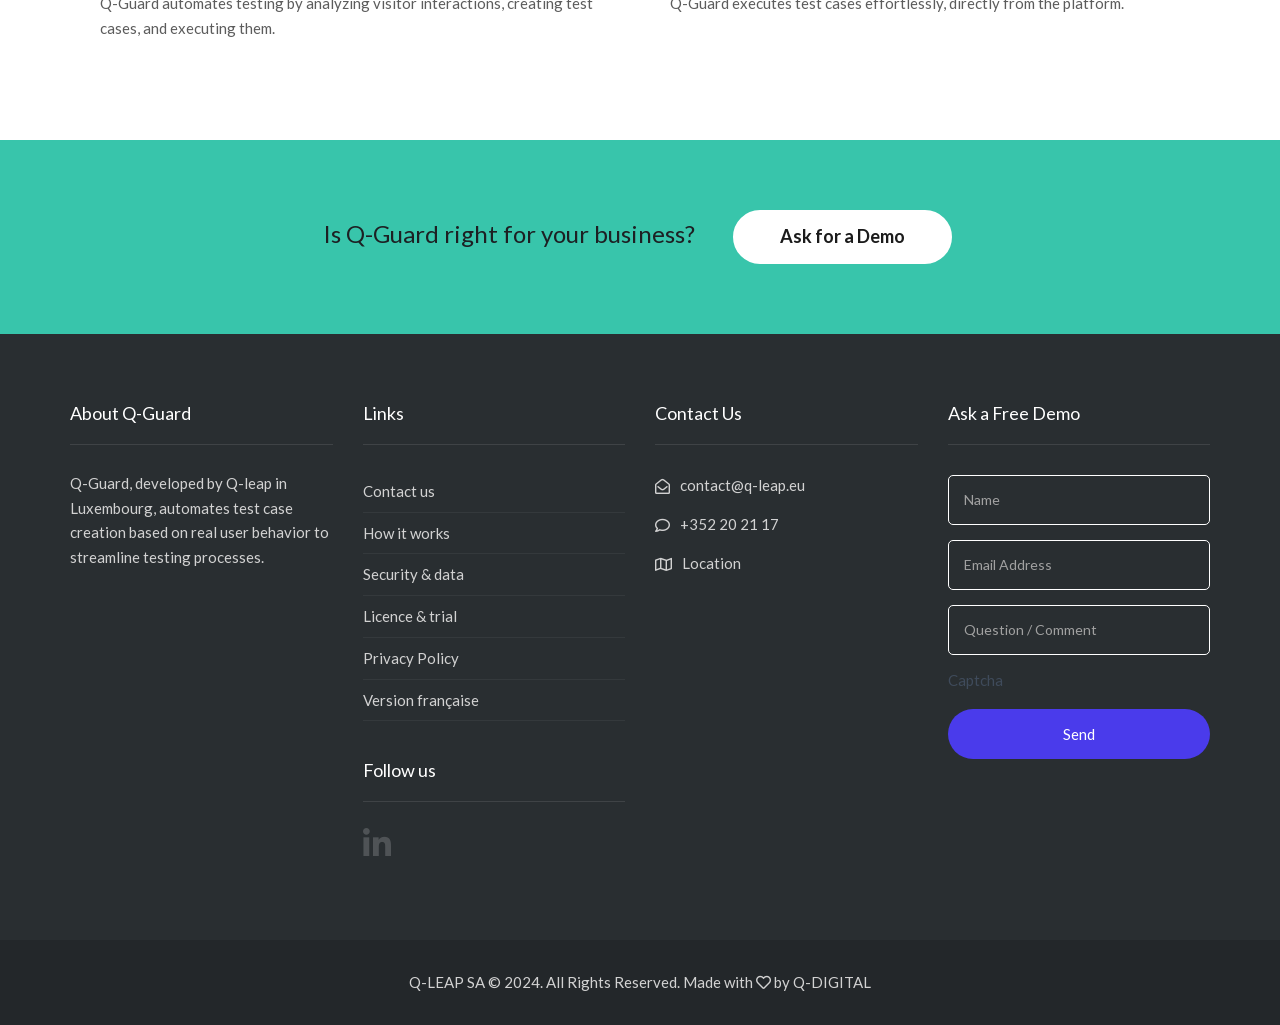
<file: features/index.html>
<!DOCTYPE html>
<html lang="en">
<head>
<meta charset="UTF-8" />
<meta name="viewport" content="width=device-width, initial-scale=1.0" />
<title>Q-Guard features: test cases and Selenium scripts from real usage</title>
<meta name='robots' content='max-image-preview:large' />
<meta name="google-site-verification" content="v4WpWKIWD9j6FqzTJwfpg99kW1VIHUwOTy4-uyuuVHs" />
<meta name="description" content="Q-Guard features: identify real user journeys, generate test cases, export test scripts for Selenium, Robot Framework or Playwright, and run them from the platform." />
<meta property="og:type" content="article" />
<meta property="og:title" content="Features" />
<meta property="og:url" content="https://q-guard.app/features/" />
<meta property="og:description" content="Q-Guard features: identify real user journeys, generate test cases, export test scripts for Selenium, Robot Framework or Playwright, and run them from the platform." />
<meta property="article:published_time" content="2017-10-11T21:12:10+00:00" />
<meta property="article:modified_time" content="2024-07-29T13:20:23+00:00" />
<meta property="og:site_name" content="Q-Guard " />
<meta property="og:image" content="https://q-guard.app/assets/images/imac-mockup-with-a-backdrop-a12634-2.png" />
<meta property="og:image:width" content="1920" />
<meta property="og:image:height" content="1440" />
<meta property="og:image:alt" content="" />
<meta property="og:locale" content="en_GB" />
<meta name="twitter:text:title" content="Features" />
<meta name="twitter:image" content="https://q-guard.app/assets/images/imac-mockup-with-a-backdrop-a12634-2.png" />
<meta name="twitter:card" content="summary_large_image" />
<link rel="canonical" href="https://q-guard.app/features/" />
<link rel="icon" href="../assets/images/cropped-Q_01-4-1.png" sizes="32x32" />
<link rel="icon" href="../assets/images/cropped-Q_01-4-1.png" sizes="192x192" />
<link rel="apple-touch-icon" href="../assets/images/cropped-Q_01-4-1.png" />
<link rel="stylesheet" href="../assets/css/main.css" />
<script type="application/ld+json">
{
 "@context": "https://schema.org",
 "@graph": [
  {
   "@type": "Organization",
   "@id": "https://q-leap.eu/#organization",
   "name": "Q-Leap SA",
   "url": "https://q-leap.eu/",
   "email": "contact@q-leap.eu",
   "telephone": "+352 20 21 17",
   "address": {
    "@type": "PostalAddress",
    "streetAddress": "10B Rue des Mérovingiens",
    "postalCode": "8070",
    "addressLocality": "Bertrange",
    "addressCountry": "LU"
   },
   "sameAs": [
    "https://www.linkedin.com/company/3037496/",
    "https://q-bot.eu/"
   ]
  },
  {
   "@type": "SoftwareApplication",
   "@id": "https://q-guard.app/#software",
   "name": "Q-Guard",
   "url": "https://q-guard.app/",
   "applicationCategory": "DeveloperApplication",
   "description": "Q-Guard observes how real users move through a web application and turns the journeys they repeat into test cases and test scripts for Selenium (Java, C#, Python, JavaScript), Robot Framework or Playwright (TypeScript). Installed on the customer's own servers.",
   "featureList": [
    "Test cases generated from real user journeys",
    "Test script export: Selenium (Java, C#, Python, JavaScript), Robot Framework, Playwright (TypeScript)",
    "On-premise installation, data kept on the customer's servers",
    "Password masking, optional anonymisation of user input"
   ],
   "publisher": {
    "@id": "https://q-leap.eu/#organization"
   },
   "sameAs": [
    "https://chromewebstore.google.com/detail/q-guard-test-runner/aefoifepleogeiicaclpdldfjppdpjbd"
   ]
  }
 ]
}
</script>
</head>
<body class="wp-singular page-template-default page page-id-19264 wp-custom-logo wp-theme-stratusx wp-child-theme-stratusx-child ehf-template-stratusx ehf-stylesheet-stratusx-child elementor-default elementor-kit-19626 elementor-page elementor-page-19264 th-sticky-header">
        <!-- Preloader Start -->
        <div id="loader-wrapper">
            <div id="loader"></div>
            <div class="loader-section section-left"></div>
            <div class="loader-section section-right"></div>
        </div>
        <!-- Preloader End -->
<header class="banner navbar navbar-default navbar-static-top dark-header" role="banner" data-transparent-header="true">
    	<div class="container">
        <div class="navbar-header">
            <button type="button" class="navbar-toggle collapsed" data-toggle="collapse" data-target=".navbar-collapse">
                <span class="sr-only">Toggle navigation</span>
                <span class="icon-bar"></span>
                <span class="icon-bar"></span>
                <span class="icon-bar"></span>
            </button>
            <div id="logo">
                <a href="../">
                   	                        <img data-rjs="2" class="logo-trans logo-reg" src="../assets/images/QGUARD-logo_white.png"  height='40' width='159'  alt="Q-Guard " />
                                        <img data-rjs="2" class="logo-main logo-reg" src="../assets/images/QGUARD-logo_white.png"  height='40' width='159'   alt="Q-Guard " />
				</a>
            </div>
        </div>
        <nav class="collapse navbar-collapse bs-navbar-collapse" role="navigation">
            <ul id="menu-stratus-one-page" class="nav navbar-nav"><li class="menu-item menu-item-type-post_type menu-item-object-page menu-item-20331"><a href="../about-us/">About</a></li>
<li class="menu-item menu-item-type-post_type menu-item-object-page current-menu-item page_item page-item-19264 current_page_item menu-item-20210"><a href="../features/" aria-current="page">Features</a></li>
<li class="menu-item menu-item-type-post_type menu-item-object-page"><a href="../how-it-works/">How it works</a></li>
<li class="menu-item menu-item-type-post_type menu-item-object-page menu-item-20051"><a href="../support-help-faq/">Support / Help / FAQ</a></li>
<li class="th-accent menu-item menu-item-type-custom menu-item-object-custom menu-item-19161"><a href="https://outlook.office.com/bookwithme/user/879a650824b34d0185ce7d5c9d61e335%40q-leap.eu/meetingtype/09705449-c7ee-4131-b1b9-3e961b18baf2?anonymous">Book a demo</a></li>
</ul>        </nav>
	</div>
</header>
  <div class="wrap" role="document">
    <div class="content">
<div class="inner-container">
        <section class="content-editor">
    		<div data-elementor-type="wp-post" data-elementor-id="19264" class="elementor elementor-19264" data-elementor-post-type="page">
						<section class="elementor-section elementor-top-section elementor-element elementor-element-40cd0fe elementor-section-height-min-height elementor-section-boxed elementor-section-height-default elementor-section-items-middle" data-id="40cd0fe" data-element_type="section" data-e-type="section" data-settings="{&quot;background_background&quot;:&quot;gradient&quot;}">
							<div class="elementor-background-overlay"></div>
							<div class="elementor-container elementor-column-gap-default">
					<div class="elementor-column elementor-col-100 elementor-top-column elementor-element elementor-element-fcdfb73" data-id="fcdfb73" data-element_type="column" data-e-type="column">
			<div class="elementor-widget-wrap elementor-element-populated">
						<div class="elementor-element elementor-element-e0a5de9 elementor-view-default elementor-position-top elementor-invisible elementor-widget elementor-widget-themo-header" data-id="e0a5de9" data-element_type="widget" data-e-type="widget" data-settings="{&quot;_animation&quot;:&quot;fadeIn&quot;}" data-widget_type="themo-header.default">
				<div class="elementor-widget-container">
							<div class="th-header-wrap">
        <div class="elementor-icon-box-wrapper ">
                            <div class="elementor-icon-box-content">
                    <h1 class="elementor-icon-box-title">
                        Q-Guard Features                    </h1>
                                        <p class="elementor-icon-box-description">Boost your testing with Q-Guard, designed by testers for testers.</p>
                                    </div>
            </div>
        </div>
						</div>
				</div>
					</div>
		</div>
					</div>
		</section>
				<section class="elementor-section elementor-top-section elementor-element elementor-element-aislwln elementor-reverse-mobile elementor-section-boxed elementor-section-height-default elementor-section-height-default" data-id="aislwln" data-element_type="section" data-e-type="section" data-settings="{&quot;background_background&quot;:&quot;classic&quot;}">
						<div class="elementor-container elementor-column-gap-default">
					<div class="elementor-column elementor-col-50 elementor-top-column elementor-element elementor-element-yuwsscm" data-id="yuwsscm" data-element_type="column" data-e-type="column">
			<div class="elementor-widget-wrap elementor-element-populated">
						<div class="elementor-element elementor-element-xifpfhi elementor-widget elementor-widget-image" data-id="xifpfhi" data-element_type="widget" data-e-type="widget" data-widget_type="image.default">
				<div class="elementor-widget-container">
															<img fetchpriority="high" decoding="async" width="1920" height="1440" src="../assets/images/imac-mockup-with-a-backdrop-a12634-2.webp" class="attachment-full size-full wp-image-20141" alt="Q-Guard Pattern Groups: user journeys detected automatically, with their start and stop screens" />															</div>
				</div>
					</div>
		</div>
				<div class="elementor-column elementor-col-50 elementor-top-column elementor-element elementor-element-qkvyend" data-id="qkvyend" data-element_type="column" data-e-type="column">
			<div class="elementor-widget-wrap elementor-element-populated">
						<div class="elementor-element elementor-element-vzpnrof elementor-view-default elementor-position-top elementor-invisible elementor-widget elementor-widget-themo-header" data-id="vzpnrof" data-element_type="widget" data-e-type="widget" data-settings="{&quot;_animation&quot;:&quot;fadeInLeft&quot;}" data-widget_type="themo-header.default">
				<div class="elementor-widget-container">
							<div class="th-header-wrap">
        <div class="elementor-icon-box-wrapper ">
                            <div class="elementor-icon-box-content">
                    <h3 class="elementor-icon-box-title">
                        Easy to use. No coding skills required.                     </h3>
                                        <p class="elementor-icon-box-description">Q-Guard optimizes your testing workflow and quickly generates automated test cases for critical user journeys.</p>
                                    </div>
            </div>
        </div>
						</div>
				</div>
					</div>
		</div>
					</div>
		</section>
				<section class="elementor-section elementor-top-section elementor-element elementor-element-wlvg42y elementor-section-boxed elementor-section-height-default elementor-section-height-default" data-id="wlvg42y" data-element_type="section" data-e-type="section" data-settings="{&quot;background_background&quot;:&quot;classic&quot;}">
						<div class="elementor-container elementor-column-gap-wider">
					<div class="elementor-column elementor-col-50 elementor-top-column elementor-element elementor-element-osu3p1y" data-id="osu3p1y" data-element_type="column" data-e-type="column">
			<div class="elementor-widget-wrap elementor-element-populated">
						<div class="elementor-element elementor-element-0zhrbv9 elementor-view-stacked elementor-shape-circle elementor-position-top elementor-invisible elementor-widget elementor-widget-themo-service-block" data-id="0zhrbv9" data-element_type="widget" data-e-type="widget" data-settings="{&quot;_animation&quot;:&quot;fadeInLeft&quot;}" data-widget_type="themo-service-block.default">
				<div class="elementor-widget-container">
							<div class="th-service-block-w">
            <div class="elementor-icon-box-wrapper th-show-icon">
                                    <div class="elementor-icon-box-icon th-icon-size-sm">
                        <span class="elementor-icon " >
                            <i aria-hidden="true" class="fas fa-users-cog"></i>                        </span>
                    </div>
                                <div class="elementor-icon-box-content">
                    <h4 class="elementor-icon-box-title">
                        <span >Identifies Real User journeys</span>
                    </h4>
                    <p class="elementor-icon-box-description">Q-Guard captures user behavior across multiple application environments (production/test) without impacting application performance.</p>
                </div>
            </div>
        </div>
						</div>
				</div>
					</div>
		</div>
				<div class="elementor-column elementor-col-50 elementor-top-column elementor-element elementor-element-tjrc0px" data-id="tjrc0px" data-element_type="column" data-e-type="column">
			<div class="elementor-widget-wrap elementor-element-populated">
						<div class="elementor-element elementor-element-xcwddd6 elementor-view-stacked elementor-shape-circle elementor-position-top elementor-invisible elementor-widget elementor-widget-themo-service-block" data-id="xcwddd6" data-element_type="widget" data-e-type="widget" data-settings="{&quot;_animation&quot;:&quot;fadeInLeft&quot;}" data-widget_type="themo-service-block.default">
				<div class="elementor-widget-container">
							<div class="th-service-block-w">
            <div class="elementor-icon-box-wrapper th-show-icon">
                                    <div class="elementor-icon-box-icon th-icon-size-sm">
                        <span class="elementor-icon " >
                            <i aria-hidden="true" class="fasth-linea icon-basic-lightbulb"></i>                        </span>
                    </div>
                                <div class="elementor-icon-box-content">
                    <h4 class="elementor-icon-box-title">
                        <span >Assists in creating automated test cases.</span>
                    </h4>
                    <p class="elementor-icon-box-description">Q-Guard assists in creating automated test cases, simplifying the process and enhancing efficiency in testing workflows.</p>
                </div>
            </div>
        </div>
						</div>
				</div>
					</div>
		</div>
					</div>
		</section>
				<section class="elementor-section elementor-top-section elementor-element elementor-element-sult64t elementor-section-boxed elementor-section-height-default elementor-section-height-default" data-id="sult64t" data-element_type="section" data-e-type="section" data-settings="{&quot;background_background&quot;:&quot;classic&quot;}">
						<div class="elementor-container elementor-column-gap-wider">
					<div class="elementor-column elementor-col-50 elementor-top-column elementor-element elementor-element-tcekoqe" data-id="tcekoqe" data-element_type="column" data-e-type="column">
			<div class="elementor-widget-wrap elementor-element-populated">
						<div class="elementor-element elementor-element-dwldhq6 elementor-view-stacked elementor-shape-circle elementor-position-top elementor-invisible elementor-widget elementor-widget-themo-service-block" data-id="dwldhq6" data-element_type="widget" data-e-type="widget" data-settings="{&quot;_animation&quot;:&quot;fadeInLeft&quot;}" data-widget_type="themo-service-block.default">
				<div class="elementor-widget-container">
							<div class="th-service-block-w">
            <div class="elementor-icon-box-wrapper th-show-icon">
                                    <div class="elementor-icon-box-icon th-icon-size-sm">
                        <span class="elementor-icon " >
                            <i aria-hidden="true" class="fasth-linea icon-basic-laptop"></i>                        </span>
                    </div>
                                <div class="elementor-icon-box-content">
                    <h4 class="elementor-icon-box-title">
                        <span >Reports coverage and results.</span>
                    </h4>
                    <p class="elementor-icon-box-description">Q-Guard test reports and a dashboard show coverage, results and identified issues.</p>
                </div>
            </div>
        </div>
						</div>
				</div>
					</div>
		</div>
				<div class="elementor-column elementor-col-50 elementor-top-column elementor-element elementor-element-o6kfynh" data-id="o6kfynh" data-element_type="column" data-e-type="column">
			<div class="elementor-widget-wrap elementor-element-populated">
						<div class="elementor-element elementor-element-bvtcgm0 elementor-view-stacked elementor-shape-circle elementor-position-top elementor-invisible elementor-widget elementor-widget-themo-service-block" data-id="bvtcgm0" data-element_type="widget" data-e-type="widget" data-settings="{&quot;_animation&quot;:&quot;fadeInLeft&quot;}" data-widget_type="themo-service-block.default">
				<div class="elementor-widget-container">
							<div class="th-service-block-w">
            <div class="elementor-icon-box-wrapper th-show-icon">
                                    <div class="elementor-icon-box-icon th-icon-size-sm">
                        <span class="elementor-icon " >
                            <i aria-hidden="true" class="fas fa-file-export"></i>                        </span>
                    </div>
                                <div class="elementor-icon-box-content">
                    <h4 class="elementor-icon-box-title">
                        <span >Export Automated Test Cases</span>
                    </h4>
                    <p class="elementor-icon-box-description">Q-Guard exports automated test scripts for Selenium (Java, C#, Python, JavaScript), Robot Framework and Playwright (TypeScript).</p>
                </div>
            </div>
        </div>
						</div>
				</div>
					</div>
		</div>
					</div>
		</section>
				<section class="elementor-section elementor-top-section elementor-element elementor-element-0e3bf78 elementor-section-boxed elementor-section-height-default elementor-section-height-default" data-id="0e3bf78" data-element_type="section" data-e-type="section" data-settings="{&quot;background_background&quot;:&quot;classic&quot;}">
						<div class="elementor-container elementor-column-gap-wider">
					<div class="elementor-column elementor-col-50 elementor-top-column elementor-element elementor-element-02be3c7" data-id="02be3c7" data-element_type="column" data-e-type="column">
			<div class="elementor-widget-wrap elementor-element-populated">
						<div class="elementor-element elementor-element-674698d elementor-view-stacked elementor-shape-circle elementor-position-top elementor-invisible elementor-widget elementor-widget-themo-service-block" data-id="674698d" data-element_type="widget" data-e-type="widget" data-settings="{&quot;_animation&quot;:&quot;fadeInLeft&quot;}" data-widget_type="themo-service-block.default">
				<div class="elementor-widget-container">
							<div class="th-service-block-w">
            <div class="elementor-icon-box-wrapper th-show-icon">
                                    <div class="elementor-icon-box-icon th-icon-size-sm">
                        <span class="elementor-icon " >
                            <i aria-hidden="true" class="far fa-eye"></i>                        </span>
                    </div>
                                <div class="elementor-icon-box-content">
                    <h4 class="elementor-icon-box-title">
                        <span >Automate Testing </span>
                    </h4>
                    <p class="elementor-icon-box-description">Q-Guard automates testing by analyzing visitor interactions, creating test cases, and executing them.</p>
                </div>
            </div>
        </div>
						</div>
				</div>
					</div>
		</div>
				<div class="elementor-column elementor-col-50 elementor-top-column elementor-element elementor-element-d3fa676" data-id="d3fa676" data-element_type="column" data-e-type="column">
			<div class="elementor-widget-wrap elementor-element-populated">
						<div class="elementor-element elementor-element-2ea0f93 elementor-view-stacked elementor-shape-circle elementor-position-top elementor-invisible elementor-widget elementor-widget-themo-service-block" data-id="2ea0f93" data-element_type="widget" data-e-type="widget" data-settings="{&quot;_animation&quot;:&quot;fadeInLeft&quot;}" data-widget_type="themo-service-block.default">
				<div class="elementor-widget-container">
							<div class="th-service-block-w">
            <div class="elementor-icon-box-wrapper th-show-icon">
                                    <div class="elementor-icon-box-icon th-icon-size-sm">
                        <span class="elementor-icon " >
                            <i aria-hidden="true" class="far fa-file-code"></i>                        </span>
                    </div>
                                <div class="elementor-icon-box-content">
                    <h4 class="elementor-icon-box-title">
                        <span >Execute test cases quickly</span>
                    </h4>
                    <p class="elementor-icon-box-description">Q-Guard executes test cases effortlessly, directly from the platform.</p>
                </div>
            </div>
        </div>
						</div>
				</div>
					</div>
		</div>
					</div>
		</section>
				<section class="elementor-section elementor-top-section elementor-element elementor-element-ep854fg elementor-section-boxed elementor-section-height-default elementor-section-height-default" data-id="ep854fg" data-element_type="section" data-e-type="section" data-settings="{&quot;background_background&quot;:&quot;gradient&quot;}">
						<div class="elementor-container elementor-column-gap-default">
					<div class="elementor-column elementor-col-100 elementor-top-column elementor-element elementor-element-dvjchmk" data-id="dvjchmk" data-element_type="column" data-e-type="column">
			<div class="elementor-widget-wrap elementor-element-populated">
						<div class="elementor-element elementor-element-9ep469q elementor-widget elementor-widget-spacer" data-id="9ep469q" data-element_type="widget" data-e-type="widget" data-widget_type="spacer.default">
				<div class="elementor-widget-container">
							<div class="elementor-spacer">
			<div class="elementor-spacer-inner"></div>
		</div>
						</div>
				</div>
				<div class="elementor-element elementor-element-o9cuy6j elementor-widget elementor-widget-themo-call-to-action" data-id="o9cuy6j" data-element_type="widget" data-e-type="widget" data-widget_type="themo-call-to-action.default">
				<div class="elementor-widget-container">
							<div class="th-cta">
					        <div class="th-cta-text">
		            <span>Is Q-Guard right for your business? </span>
		        </div>
                        <div class="th-cta-btn">
                                    <a class="btn-1 btn th-btn btn-standard-light" href="https://outlook.office.com/bookwithme/user/879a650824b34d0185ce7d5c9d61e335%40q-leap.eu/meetingtype/09705449-c7ee-4131-b1b9-3e961b18baf2?anonymous">
                                                    Ask for a Demo                                            </a>
                            </div>
            		</div>
						</div>
				</div>
				<div class="elementor-element elementor-element-gcu94cv elementor-widget elementor-widget-spacer" data-id="gcu94cv" data-element_type="widget" data-e-type="widget" data-widget_type="spacer.default">
				<div class="elementor-widget-container">
							<div class="elementor-spacer">
			<div class="elementor-spacer-inner"></div>
		</div>
						</div>
				</div>
					</div>
		</div>
					</div>
		</section>
				</div>
		    </section>    
	<div class="container">        <div class="row">
			<div class="col-md-12">
            </div>
        </div>
    </div>    
    </div>
    </div>
  </div>
<div class="prefooter"></div>
<footer class="footer" role="contentinfo">
	<div class="container">
							<div class="footer-widgets row th-widget-area">
              	                    <div class="footer-area-1 col-md-3 col-sm-6">
                    <section class="widget text-2 widget_text"><div class="widget-inner"><h3 class="widget-title">About Q-Guard</h3>			<div class="textwidget"><p>Q-Guard, developed by <a href="http://q-leap.eu">Q-leap</a> in Luxembourg, automates test case creation based on real user behavior to streamline testing processes.</p>
</div>
		</div></section>                    </div>
                                                    <div class="footer-area-2 col-md-3 col-sm-6">
                    <section class="widget nav_menu-2 widget_nav_menu"><div class="widget-inner"><h3 class="widget-title">Links</h3><div class="menu-links-container"><ul id="menu-links" class="menu"><li class="menu-item menu-item-type-post_type menu-item-object-page menu-item-20839"><a href="../contact/">Contact us</a></li>
<li class="menu-item menu-item-type-post_type menu-item-object-page"><a href="../how-it-works/">How it works</a></li>
<li class="menu-item menu-item-type-post_type menu-item-object-page"><a href="../security-and-data/">Security &amp; data</a></li>
<li class="menu-item menu-item-type-post_type menu-item-object-page"><a href="../licence-and-trial/">Licence &amp; trial</a></li>
<li class="menu-item menu-item-type-post_type menu-item-object-page menu-item-privacy-policy menu-item-20838"><a rel="privacy-policy" href="../privacy-policy/">Privacy Policy</a></li>
<li class="menu-item menu-item-type-custom"><a href="../fr/" hreflang="fr" lang="fr">Version française</a></li>
</ul></div></div></section>
        		<section class="widget widget-social">
    		<div class="widget-inner">
        		                <h3 class="widget-title">Follow us</h3>
                        			<div class="soc-widget">
        			<a target=_blank rel=noopener aria-label='Q-Leap on LinkedIn' href='https://www.linkedin.com/company/3037496/'><i class='fa fa-linkedin'></i></a>           			</div>
    			</div>
		</section>
		                    </div>
                                                     <div class="footer-area-3 col-md-3 col-sm-6">
				<section class="widget widget-th-contact-info">
			<div class="widget-inner">
									<h3 class="widget-title">Contact Us</h3>
								<div class="th-contact-info-widget">
					<div class='icon-blocks'><div class="icon-block"><p><a target='_blank' href='mailto:contact@q-leap.eu'><i class='fa fa-envelope-open-o'></i><span>contact@q-leap.eu</span></a></p></div><div class="icon-block"><p><a target='_blank' href='tel:00352%20202117'><i class='fa fa-comment-o'></i><span>+352 20 21 17</span></a></p></div><div class="icon-block"><p><a  href='https://www.google.com/maps/search/?api=1&amp;query=Q-Leap%2C%2010B%20Rue%20des%20M%C3%A9rovingiens%2C%208070%20Bertrange%2C%20Luxembourg'><i class='fa fa-map-o'></i><span>Location</span></a></p></div></div>				</div>
			</div>
		</section>
		                    </div>
                                                     <div class="footer-area-4 col-md-3 col-sm-6">
                    <section class="widget frm_show_form-9 widget_frm_show_form"><div class="widget-inner"><div class="frm_form_widget"><h3 class="widget-title">Ask a Free Demo </h3><div class="frm_forms  with_frm_style frm_style_formidable-style" id="frm_form_2_container" >
<form enctype="multipart/form-data" method="post" class="frm-show-form " id="form_2ssykv" data-endpoint="https://formsubmit.co/ajax/contact@q-leap.eu" >
<input type="hidden" name="_subject" value="Q-Guard website: demo request" />
<input type="hidden" name="_captcha" value="false" />
<input type="hidden" name="_template" value="table" />
<div class="frm_form_fields ">
<fieldset>
<div class="frm_fields_container">
<div id="frm_field_6_container" class="frm_form_field form-field  frm_none_container">
    <label for="field_qy05f8" class="frm_primary_label">Name
        <span class="frm_required"></span>
    </label>
    <input type="text" id="field_qy05f8" name="item_meta[6]" value=""  placeholder="Name" data-invmsg="Name is invalid" aria-invalid="false"  />
</div>
<div id="frm_field_7_container" class="frm_form_field form-field  frm_required_field frm_none_container">
    <label for="field_3asv29" class="frm_primary_label">Email Address
        <span class="frm_required">*</span>
    </label>
    <input type="text" id="field_3asv29" name="item_meta[7]" value=""  placeholder="Email Address" data-reqmsg="Email Address cannot be blank." aria-required="true" data-invmsg="Email Address is invalid" aria-invalid="false"  />
</div>
<div id="frm_field_8_container" class="frm_form_field form-field  frm_required_field frm_none_container">
    <label for="field_2ywico" class="frm_primary_label">Question / Comment
        <span class="frm_required">*</span>
    </label>
    <input type="text" id="field_2ywico" name="item_meta[8]" value=""  placeholder="Question / Comment" data-reqmsg="Question / Comment cannot be blank." aria-required="true" data-invmsg="Question / Comment is invalid" aria-invalid="false"  />
</div>
<div id="frm_field_54_container" class="frm_form_field form-field  frm_top_container">
	<span id="field_lclob_label" class="frm_primary_label">Captcha
		<span class="frm_required" aria-hidden="true"></span>
	</span>
	<div  id="field_lclob" class="frm-g-recaptcha" data-sitekey="6LdvlHwqAAAAAGcoGEBUJCWIgnOwrMpUjiHdtK4B" data-size="normal" data-theme="dark"></div>
</div>
<div id="frm_field_45_container" class="frm_form_field form-field ">
	<div class="frm_submit">
<input type="submit" value="Send"  />
<img class="frm_ajax_loading" src="../assets/images/ajax_loader.gif" alt="Sending" style="visibility:hidden;" />
</div>
</div>
			<div id="frm_field_56_container">
			<label for="field_h8xaw" >
				If you are human, leave this field blank.			</label>
			<input  id="field_h8xaw" type="text" class="frm_form_field form-field frm_verify" name="item_meta[56]" value=""  />
		</div>
		<input name="frm_state" type="hidden" value="6TkuA9GDXQXvAI/4TGyPIY0uor/TvdIhtUpYeRNqOxs=" /></div>
</fieldset>
</div>
</form>
</div>
</div></div></section>                    </div>
                				</div>
			    </div>
    <div class="footer-btm-bar">        
        <div class="container">    
            <div class="footer-copyright row">
                <div class="col-xs-12">
                    <p>  <span class="footer_credit">Q-LEAP SA © 2024. All Rights Reserved. Made with <i class="fa fa-heart-o"></i> by <a href="https://digital.q-leap.eu/">Q-DIGITAL</a></span></p>
                </div>
            </div>
        </div>
    </div>
</footer>
<script src="https://cdn.jsdelivr.net/npm/swiper@8.4.5/swiper-bundle.min.js" defer></script>
<script src="../assets/js/main.js" defer></script>
</body>
</html>
</file>
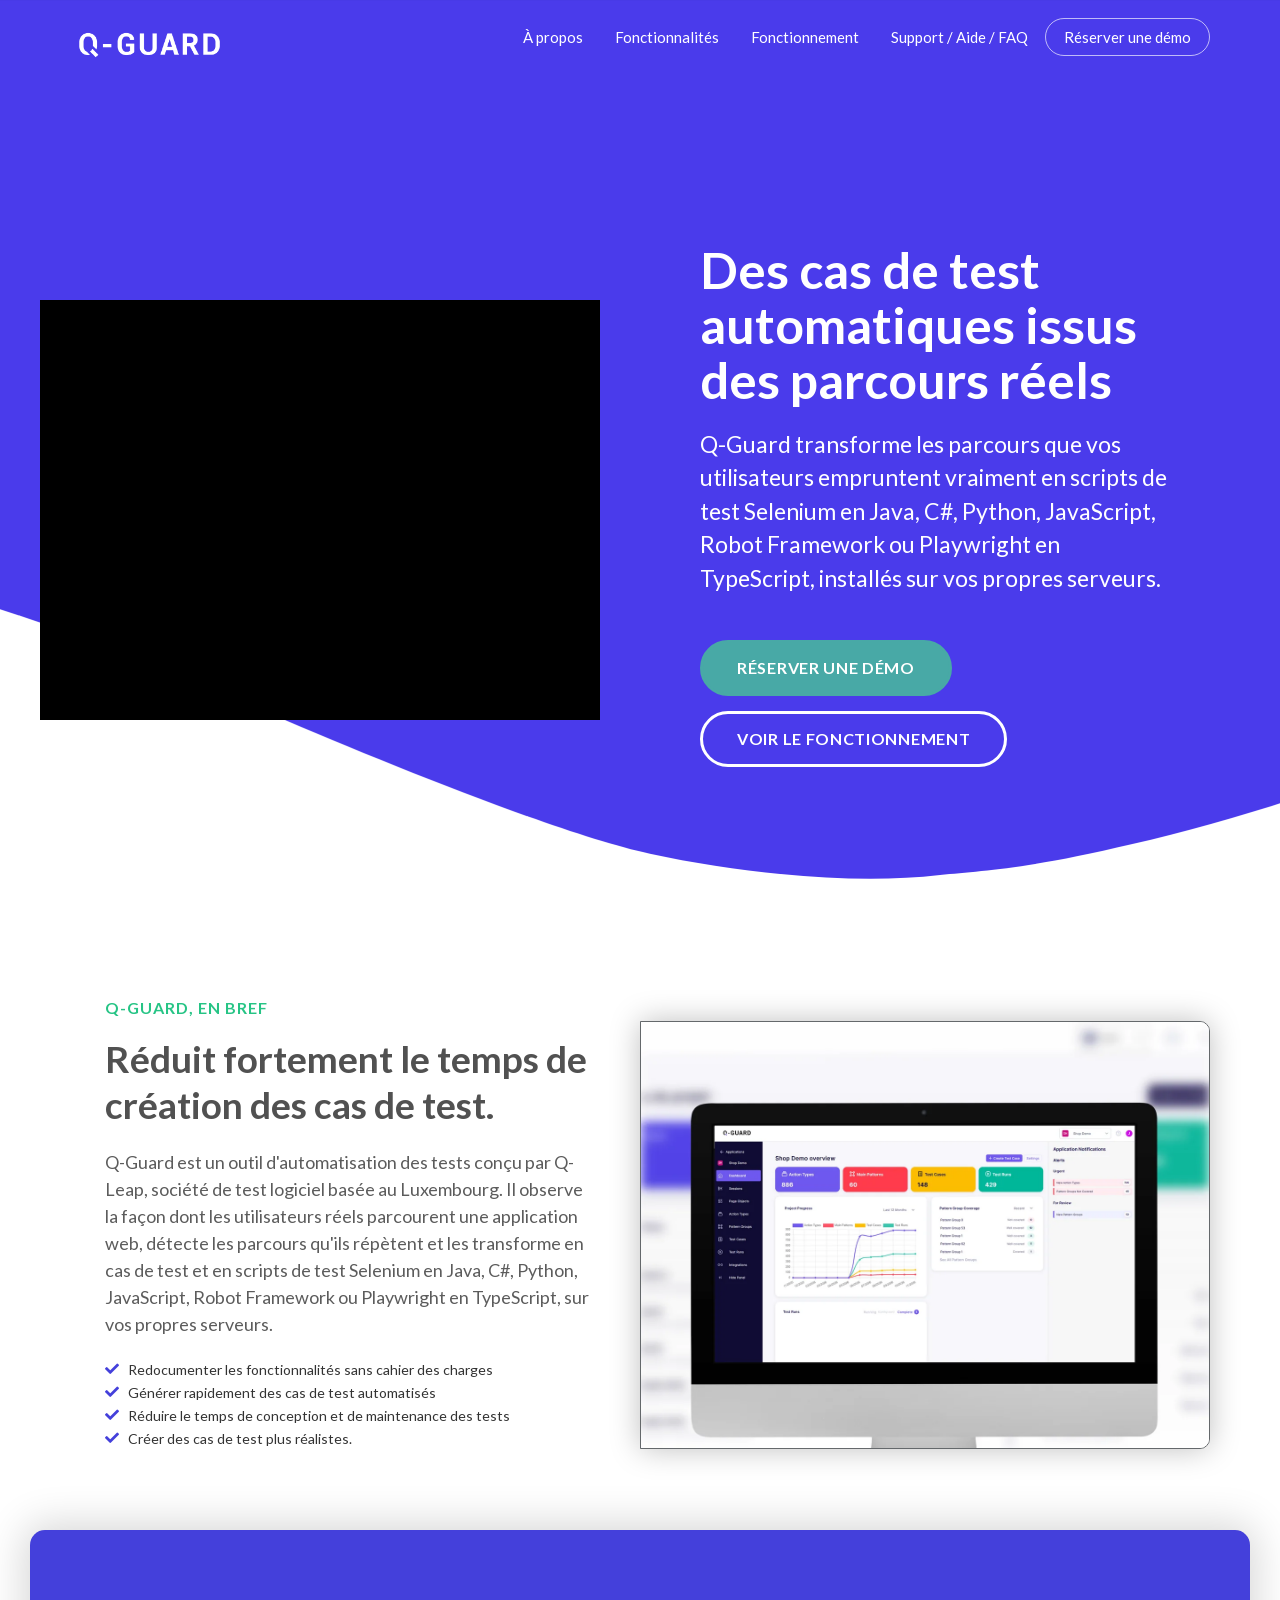
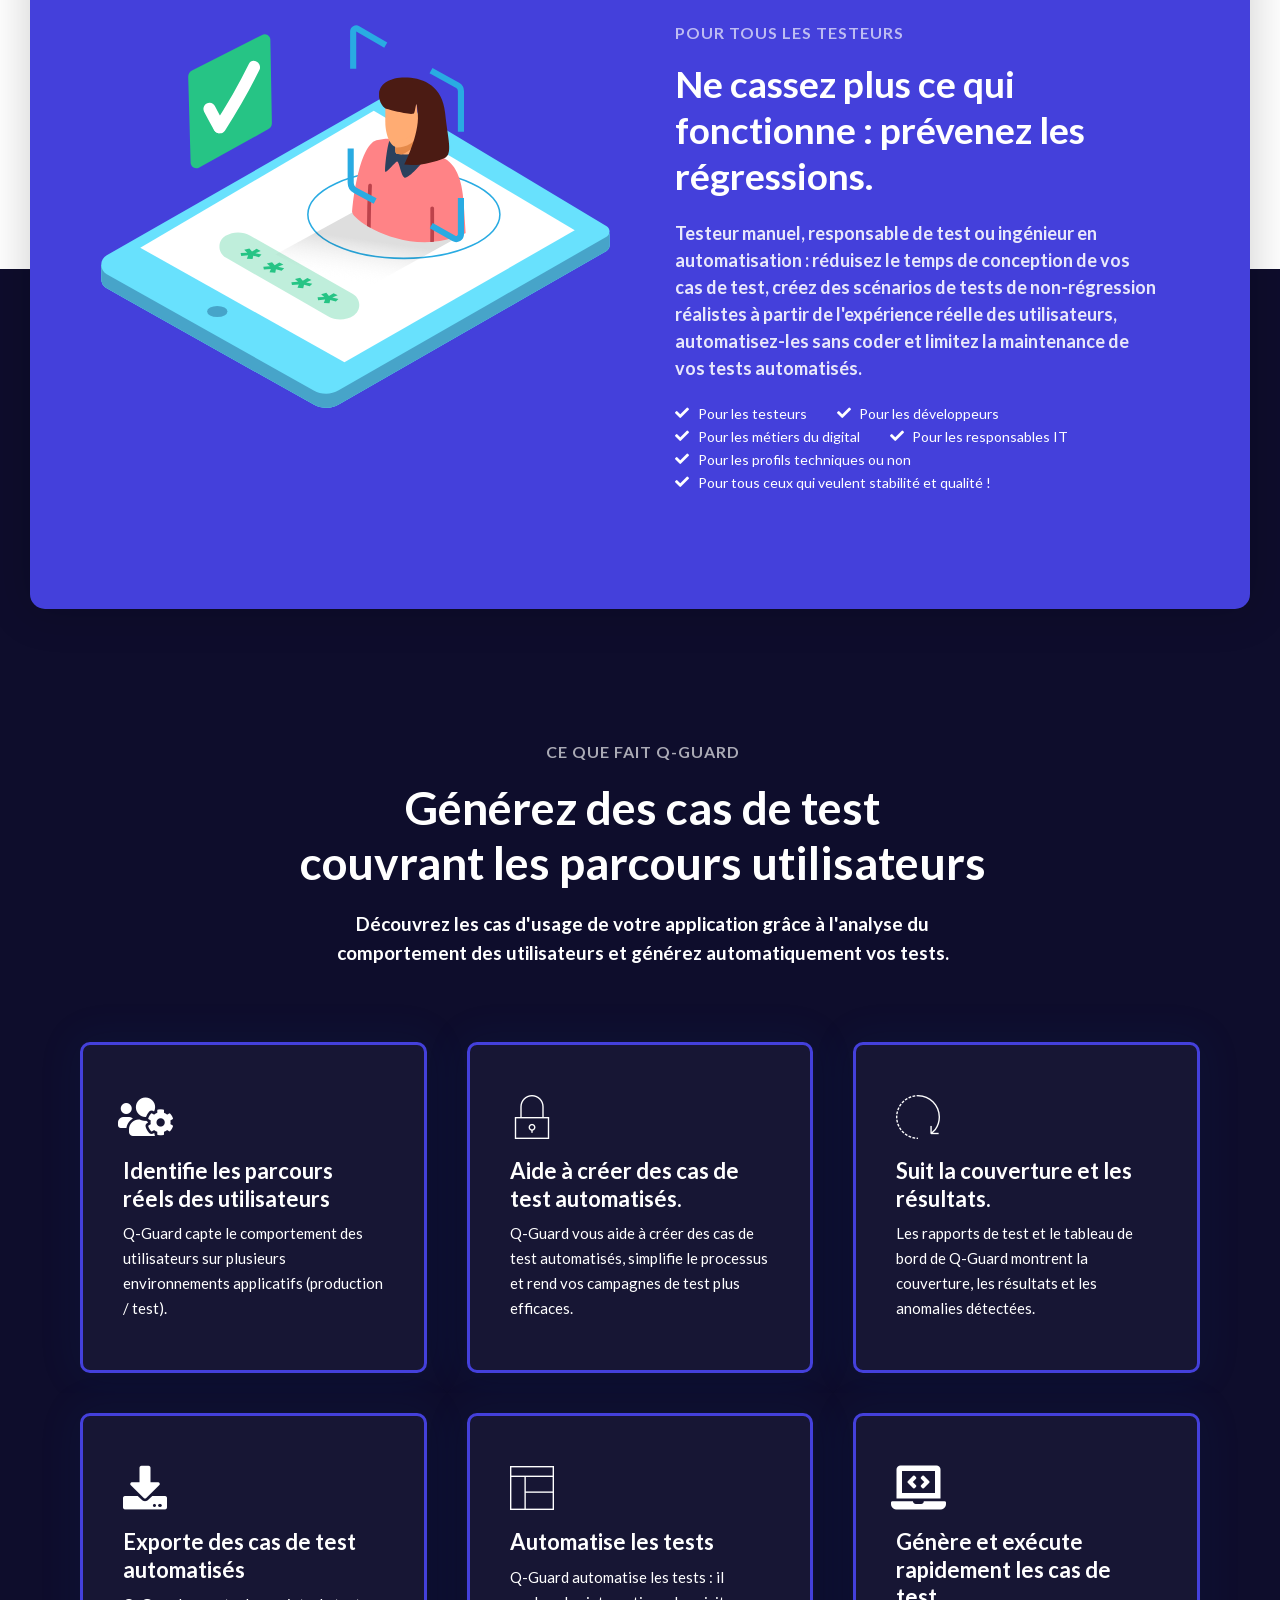
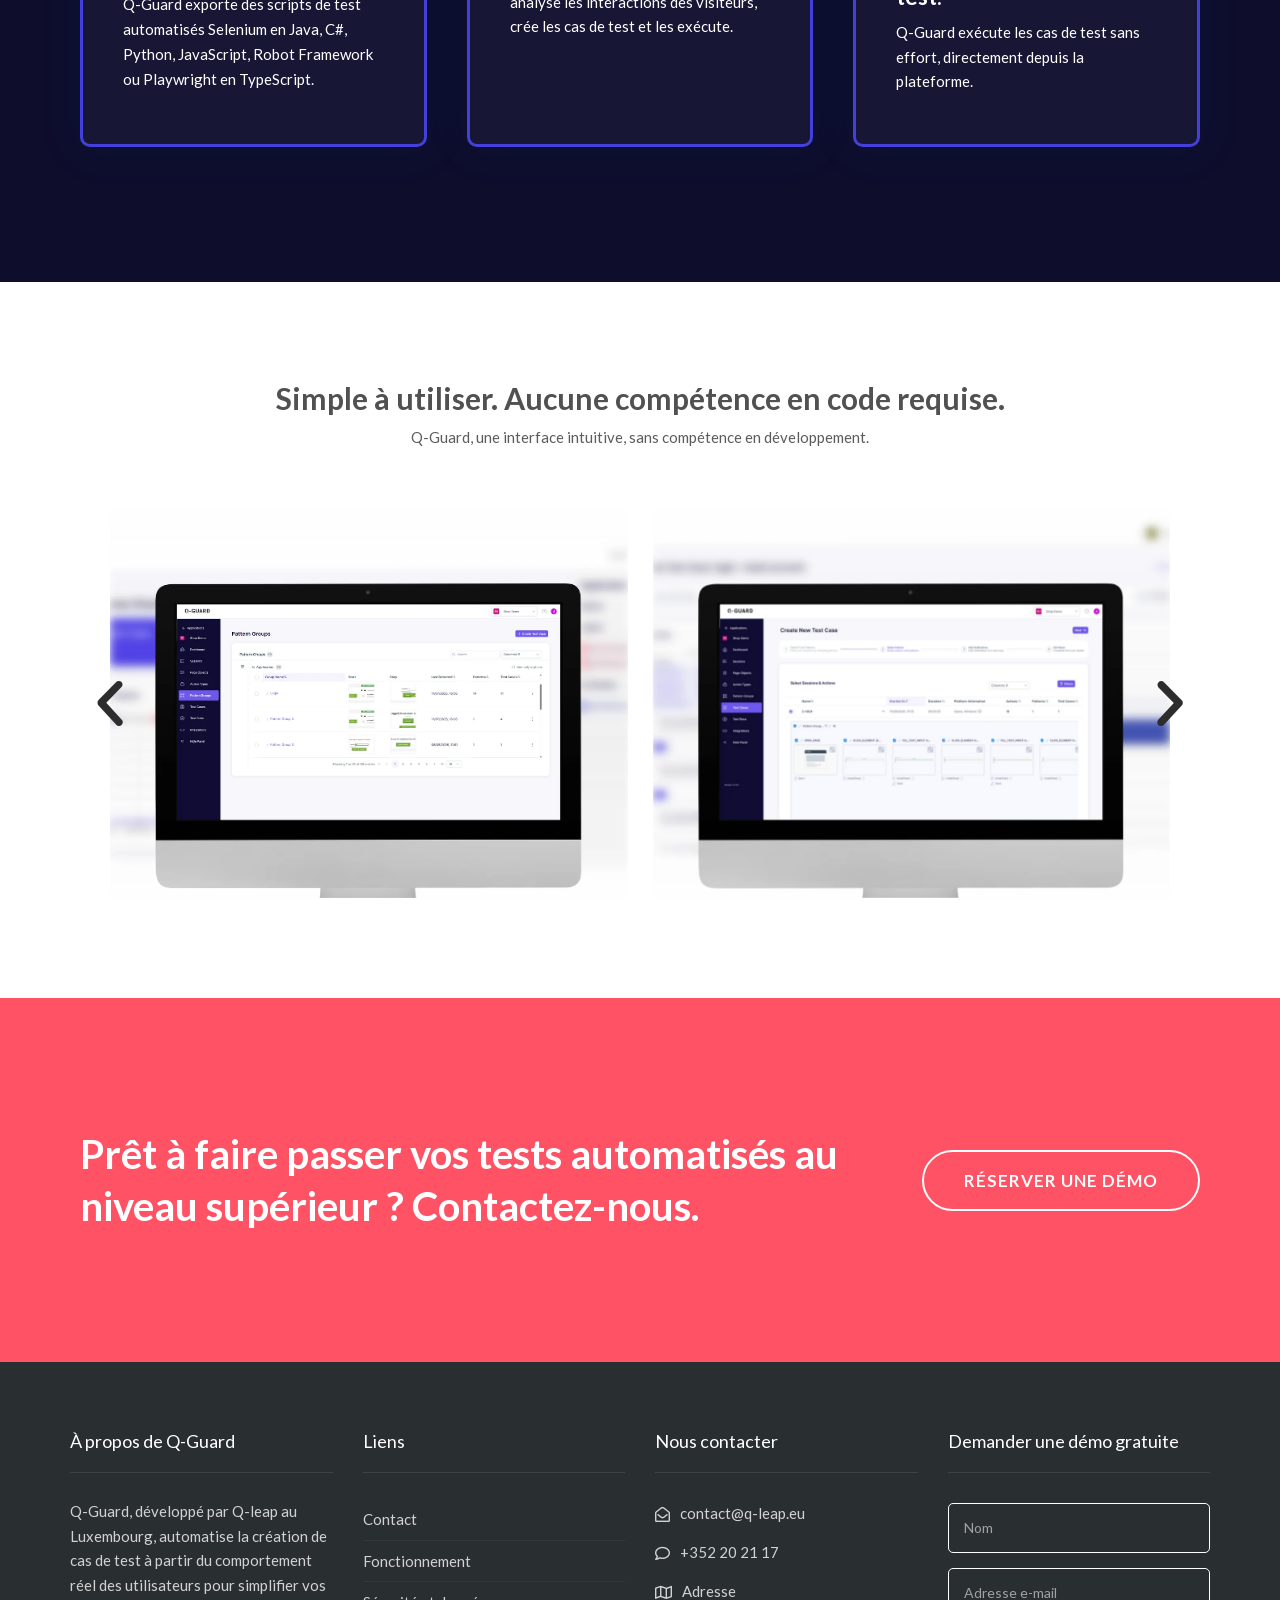
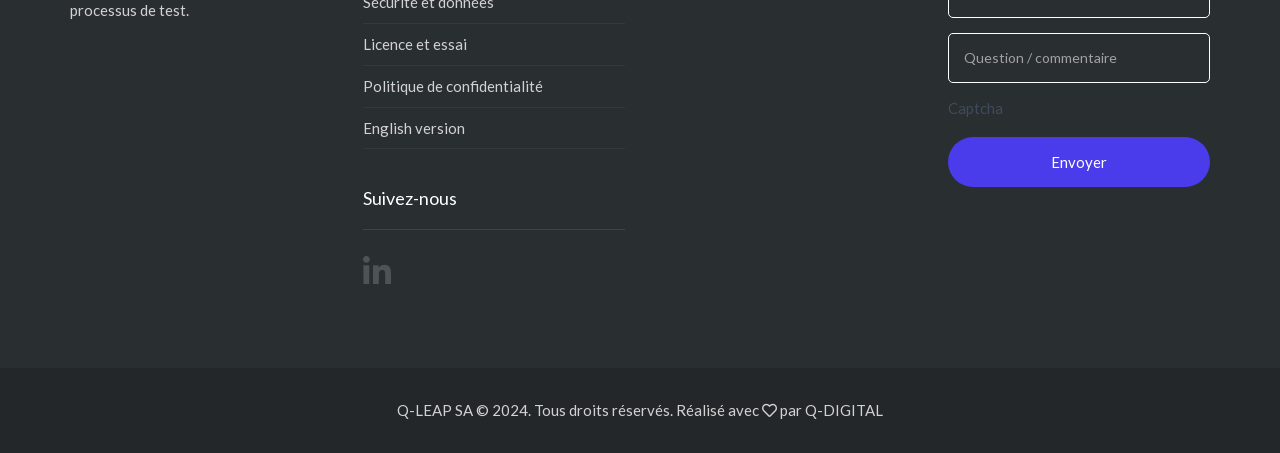
<file: fr/index.html>
<!DOCTYPE html>
<html lang="fr">
<head>
<meta charset="UTF-8" />
<meta name="viewport" content="width=device-width, initial-scale=1.0" />
<title>Q-Guard : cas de test automatiques issus de l'usage réel</title>
<meta name='robots' content='max-image-preview:large' />
<meta name="google-site-verification" content="v4WpWKIWD9j6FqzTJwfpg99kW1VIHUwOTy4-uyuuVHs" />
<meta name="description" content="Q-Guard transforme les parcours réels de vos utilisateurs en scripts Selenium, installés sur vos serveurs. Par Q-Leap, Luxembourg. Demandez une démo." />
<meta property="og:type" content="website" />
<meta property="og:title" content="Q-Guard : cas de test automatiques issus de l'usage réel" />
<meta property="og:description" content="Q-Guard transforme les parcours réels de vos utilisateurs en scripts Selenium, installés sur vos serveurs. Par Q-Leap, Luxembourg." />
<meta property="og:url" content="https://q-guard.app/fr/" />
<meta property="og:site_name" content="Q-Guard " />
<meta property="og:image" content="https://q-guard.app/assets/images/web-app-e1720078291976.png" />
<meta property="og:image:width" content="327" />
<meta property="og:image:height" content="214" />
<meta property="og:image:alt" content="" />
<meta property="og:locale" content="fr_FR" />
<meta property="og:locale:alternate" content="en_GB" />
<meta name="twitter:text:title" content="Q-Guard : cas de test automatiques issus de l'usage réel" />
<meta name="twitter:image" content="https://q-guard.app/assets/images/web-app-e1720078291976.png" />
<meta name="twitter:card" content="summary_large_image" />
<meta name="twitter:description" content="Q-Guard transforme les parcours réels de vos utilisateurs en scripts Selenium, installés sur vos serveurs. Par Q-Leap, Luxembourg." />
<link rel="canonical" href="https://q-guard.app/fr/" />
<link rel="alternate" hreflang="en" href="https://q-guard.app/" />
<link rel="alternate" hreflang="fr" href="https://q-guard.app/fr/" />
<link rel="alternate" hreflang="x-default" href="https://q-guard.app/" />
<link rel="icon" href="../assets/images/cropped-Q_01-4-1.png" sizes="32x32" />
<link rel="icon" href="../assets/images/cropped-Q_01-4-1.png" sizes="192x192" />
<link rel="apple-touch-icon" href="../assets/images/cropped-Q_01-4-1.png" />
<link rel="stylesheet" href="../assets/css/main.css" />
<script type="application/ld+json">
{
 "@context": "https://schema.org",
 "@graph": [
  {
   "@type": "Organization",
   "@id": "https://q-leap.eu/#organization",
   "name": "Q-Leap SA",
   "url": "https://q-leap.eu/",
   "email": "contact@q-leap.eu",
   "telephone": "+352 20 21 17",
   "address": {
    "@type": "PostalAddress",
    "streetAddress": "10B Rue des Mérovingiens",
    "postalCode": "8070",
    "addressLocality": "Bertrange",
    "addressCountry": "LU"
   },
   "sameAs": [
    "https://www.linkedin.com/company/3037496/",
    "https://q-bot.eu/"
   ]
  },
  {
   "@type": "SoftwareApplication",
   "@id": "https://q-guard.app/#software",
   "name": "Q-Guard",
   "url": "https://q-guard.app/",
   "applicationCategory": "DeveloperApplication",
   "description": "Q-Guard observes how real users move through a web application and turns the journeys they repeat into test cases and test scripts for Selenium (Java, C#, Python, JavaScript), Robot Framework or Playwright (TypeScript). Installed on the customer's own servers.",
   "featureList": [
    "Test cases generated from real user journeys",
    "Test script export: Selenium (Java, C#, Python, JavaScript), Robot Framework, Playwright (TypeScript)",
    "On-premise installation, data kept on the customer's servers",
    "Password masking, optional anonymisation of user input"
   ],
   "publisher": {
    "@id": "https://q-leap.eu/#organization"
   },
   "sameAs": [
    "https://chromewebstore.google.com/detail/q-guard-test-runner/aefoifepleogeiicaclpdldfjppdpjbd"
   ]
  }
 ]
}
</script>
</head>
<body class="home wp-singular page-template-default page page-id-19273 wp-custom-logo wp-theme-stratusx wp-child-theme-stratusx-child ehf-template-stratusx ehf-stylesheet-stratusx-child elementor-default elementor-kit-19626 elementor-page elementor-page-19273 th-sticky-header">
        <!-- Preloader Start -->
        <div id="loader-wrapper">
            <div id="loader"></div>
            <div class="loader-section section-left"></div>
            <div class="loader-section section-right"></div>
        </div>
        <!-- Preloader End -->
<header class="banner navbar navbar-default navbar-static-top dark-header" role="banner" data-transparent-header="true">
    	<div class="container">
        <div class="navbar-header">
            <button type="button" class="navbar-toggle collapsed" data-toggle="collapse" data-target=".navbar-collapse">
                <span class="sr-only">Ouvrir le menu</span>
                <span class="icon-bar"></span>
                <span class="icon-bar"></span>
                <span class="icon-bar"></span>
            </button>
            <div id="logo">
                <a href="./">
                   	                        <img data-rjs="2" class="logo-trans logo-reg" src="../assets/images/QGUARD-logo_white.png"  height='40' width='159'  alt="Q-Guard " />
                                        <img data-rjs="2" class="logo-main logo-reg" src="../assets/images/QGUARD-logo_white.png"  height='40' width='159'   alt="Q-Guard " />
				</a>
            </div>
        </div>
        <nav class="collapse navbar-collapse bs-navbar-collapse" role="navigation">
            <ul id="menu-stratus-one-page" class="nav navbar-nav"><li class="menu-item menu-item-type-post_type menu-item-object-page menu-item-20331"><a href="../about-us/">À propos</a></li>
<li class="menu-item menu-item-type-post_type menu-item-object-page menu-item-20210"><a href="../features/">Fonctionnalités</a></li>
<li class="menu-item menu-item-type-post_type menu-item-object-page"><a href="../how-it-works/">Fonctionnement</a></li>
<li class="menu-item menu-item-type-post_type menu-item-object-page menu-item-20051"><a href="../support-help-faq/">Support / Aide / FAQ</a></li>
<li class="th-accent menu-item menu-item-type-custom menu-item-object-custom menu-item-19161"><a href="https://outlook.office.com/bookwithme/user/879a650824b34d0185ce7d5c9d61e335%40q-leap.eu/meetingtype/09705449-c7ee-4131-b1b9-3e961b18baf2?anonymous">Réserver une démo</a></li>
</ul>        </nav>
	</div>
</header>
  <div class="wrap" role="document">
    <div class="content">
<div class="inner-container">
        <section class="content-editor">
    		<div data-elementor-type="wp-post" data-elementor-id="19273" class="elementor elementor-19273" data-elementor-post-type="page">
						<section class="elementor-section elementor-top-section elementor-element elementor-element-3163985 elementor-reverse-mobile elementor-section-height-full elementor-section-stretched elementor-section-full_width elementor-section-height-default elementor-section-items-middle" data-id="3163985" data-element_type="section" data-e-type="section" data-settings="{&quot;background_background&quot;:&quot;gradient&quot;,&quot;shape_divider_bottom&quot;:&quot;waves&quot;,&quot;stretch_section&quot;:&quot;section-stretched&quot;}">
							<div class="elementor-background-overlay"></div>
						<div class="elementor-shape elementor-shape-bottom" aria-hidden="true" data-negative="false">
			<svg xmlns="http://www.w3.org/2000/svg" viewBox="0 0 1000 100" preserveAspectRatio="none">
	<path class="elementor-shape-fill" d="M421.9,6.5c22.6-2.5,51.5,0.4,75.5,5.3c23.6,4.9,70.9,23.5,100.5,35.7c75.8,32.2,133.7,44.5,192.6,49.7
	c23.6,2.1,48.7,3.5,103.4-2.5c54.7-6,106.2-25.6,106.2-25.6V0H0v30.3c0,0,72,32.6,158.4,30.5c39.2-0.7,92.8-6.7,134-22.4
	c21.2-8.1,52.2-18.2,79.7-24.2C399.3,7.9,411.6,7.5,421.9,6.5z"/>
</svg>		</div>
					<div class="elementor-container elementor-column-gap-default">
					<div class="elementor-column elementor-col-50 elementor-top-column elementor-element elementor-element-9b6dbc0" data-id="9b6dbc0" data-element_type="column" data-e-type="column" data-settings="{&quot;background_background&quot;:&quot;classic&quot;}">
			<div class="elementor-widget-wrap elementor-element-populated">
						<div class="elementor-element elementor-element-ac54246 elementor-widget__width-inherit elementor-hidden-mobile elementor-widget elementor-widget-video" data-id="ac54246" data-element_type="widget" data-e-type="widget" data-settings="{&quot;video_type&quot;:&quot;hosted&quot;,&quot;autoplay&quot;:&quot;yes&quot;,&quot;play_on_mobile&quot;:&quot;yes&quot;,&quot;loop&quot;:&quot;yes&quot;,&quot;start&quot;:4}" data-widget_type="video.default">
				<div class="elementor-widget-container">
							<div class="e-hosted-video elementor-wrapper elementor-open-inline">
					<video class="elementor-video" src="../assets/videos/qub-q-leap-video.mp4#t=4" autoplay="" loop="" playsinline="" controlsList="nodownload"></video>
				</div>
						</div>
				</div>
					</div>
		</div>
				<div class="elementor-column elementor-col-50 elementor-top-column elementor-element elementor-element-7c3b56a" data-id="7c3b56a" data-element_type="column" data-e-type="column">
			<div class="elementor-widget-wrap elementor-element-populated">
						<div class="elementor-element elementor-element-a999b1a elementor-widget__width-initial elementor-invisible elementor-widget elementor-widget-heading" data-id="a999b1a" data-element_type="widget" data-e-type="widget" data-settings="{&quot;_animation&quot;:&quot;fadeInRight&quot;,&quot;_animation_delay&quot;:100}" data-widget_type="heading.default">
				<div class="elementor-widget-container">
					<h1 class="elementor-heading-title elementor-size-default">Des cas de test automatiques issus des parcours réels</h1>				</div>
				</div>
				<div class="elementor-element elementor-element-72df71c elementor-invisible elementor-widget elementor-widget-heading" data-id="72df71c" data-element_type="widget" data-e-type="widget" data-settings="{&quot;_animation&quot;:&quot;fadeInRight&quot;,&quot;_animation_delay&quot;:300}" data-widget_type="heading.default">
				<div class="elementor-widget-container">
					<p class="elementor-heading-title elementor-size-default">Q-Guard transforme les parcours que vos utilisateurs empruntent vraiment en scripts de test Selenium en Java, C#, Python, JavaScript, Robot Framework ou Playwright en TypeScript, installés sur vos propres serveurs.</p>				</div>
				</div>
				<div class="elementor-element elementor-element-5f16e98 elementor-invisible elementor-widget elementor-widget-button" data-id="5f16e98" data-element_type="widget" data-e-type="widget" data-settings="{&quot;_animation&quot;:&quot;fadeInRight&quot;,&quot;_animation_delay&quot;:500}" data-widget_type="button.default">
				<div class="elementor-widget-container">
									<div class="elementor-button-wrapper qg-hero-buttons">
					<a class="elementor-button elementor-button-link elementor-size-md" href="https://outlook.office.com/bookwithme/user/879a650824b34d0185ce7d5c9d61e335%40q-leap.eu/meetingtype/09705449-c7ee-4131-b1b9-3e961b18baf2?anonymous">
						<span class="elementor-button-content-wrapper">
									<span class="elementor-button-text">Réserver une démo</span>
					</span>
					</a>
					<a class="elementor-button elementor-button-link elementor-size-md qg-button-secondary" href="#fonctionnement">
						<span class="elementor-button-content-wrapper">
									<span class="elementor-button-text">Voir le fonctionnement</span>
					</span>
					</a>
				</div>
								</div>
				</div>
					</div>
		</div>
					</div>
		</section>
				<section class="elementor-section elementor-top-section elementor-element elementor-element-1xpmrvs elementor-section-full_width elementor-hidden-desktop elementor-hidden-tablet elementor-hidden-mobile elementor-section-height-default elementor-section-height-default" data-id="1xpmrvs" data-element_type="section" data-e-type="section" data-settings="{&quot;background_background&quot;:&quot;classic&quot;}"></section>
				<section class="elementor-section elementor-top-section elementor-element elementor-element-7hw1oy0 elementor-reverse-mobile elementor-hidden-desktop elementor-hidden-tablet elementor-hidden-mobile elementor-section-boxed elementor-section-height-default elementor-section-height-default" data-id="7hw1oy0" data-element_type="section" data-e-type="section"></section>
				<section class="elementor-section elementor-top-section elementor-element elementor-element-dd70cfc elementor-section-boxed elementor-section-height-default elementor-section-height-default" data-id="dd70cfc" data-element_type="section" data-e-type="section">
						<div class="elementor-container elementor-column-gap-default">
					<div class="elementor-column elementor-col-50 elementor-top-column elementor-element elementor-element-901008e" data-id="901008e" data-element_type="column" data-e-type="column">
			<div class="elementor-widget-wrap elementor-element-populated">
						<div class="elementor-element elementor-element-14b0e8b elementor-invisible elementor-widget elementor-widget-heading" data-id="14b0e8b" data-element_type="widget" data-e-type="widget" data-settings="{&quot;_animation&quot;:&quot;fadeInUp&quot;}" data-widget_type="heading.default">
				<div class="elementor-widget-container">
					<h6 class="elementor-heading-title elementor-size-default">Q-GUARD, en bref</h6>				</div>
				</div>
				<div class="elementor-element elementor-element-eb500ad elementor-invisible elementor-widget elementor-widget-heading" data-id="eb500ad" data-element_type="widget" data-e-type="widget" data-settings="{&quot;_animation&quot;:&quot;fadeInUp&quot;}" data-widget_type="heading.default">
				<div class="elementor-widget-container">
					<h3 class="elementor-heading-title elementor-size-default">Réduit fortement le temps de création des cas de test.</h3>				</div>
				</div>
				<div class="elementor-element elementor-element-b385149 elementor-invisible elementor-widget elementor-widget-heading" data-id="b385149" data-element_type="widget" data-e-type="widget" data-settings="{&quot;_animation&quot;:&quot;fadeInUp&quot;}" data-widget_type="heading.default">
				<div class="elementor-widget-container">
					<p class="elementor-heading-title elementor-size-default">Q-Guard est un outil d'automatisation des tests conçu par Q-Leap, société de test logiciel basée au Luxembourg. Il observe la façon dont les utilisateurs réels parcourent une application web, détecte les parcours qu'ils répètent et les transforme en cas de test et en scripts de test Selenium en Java, C#, Python, JavaScript, Robot Framework ou Playwright en TypeScript, sur vos propres serveurs.</p>				</div>
				</div>
				<div class="elementor-element elementor-element-ce48f12 elementor-icon-list--layout-inline elementor-list-item-link-full_width elementor-invisible elementor-widget elementor-widget-icon-list" data-id="ce48f12" data-element_type="widget" data-e-type="widget" data-settings="{&quot;_animation&quot;:&quot;fadeInUp&quot;}" data-widget_type="icon-list.default">
				<div class="elementor-widget-container">
							<ul class="elementor-icon-list-items elementor-inline-items">
							<li class="elementor-icon-list-item elementor-inline-item">
											<span class="elementor-icon-list-icon">
							<i aria-hidden="true" class="fas fa-check"></i>						</span>
										<span class="elementor-icon-list-text">Redocumenter les fonctionnalités sans cahier des charges</span>
									</li>
								<li class="elementor-icon-list-item elementor-inline-item">
											<span class="elementor-icon-list-icon">
							<i aria-hidden="true" class="fas fa-check"></i>						</span>
										<span class="elementor-icon-list-text">Générer rapidement des cas de test automatisés</span>
									</li>
								<li class="elementor-icon-list-item elementor-inline-item">
											<span class="elementor-icon-list-icon">
							<i aria-hidden="true" class="fas fa-check"></i>						</span>
										<span class="elementor-icon-list-text">Réduire le temps de conception et de maintenance des tests</span>
									</li>
								<li class="elementor-icon-list-item elementor-inline-item">
											<span class="elementor-icon-list-icon">
							<i aria-hidden="true" class="fas fa-check"></i>						</span>
										<span class="elementor-icon-list-text">Créer des cas de test plus réalistes.</span>
									</li>
						</ul>
						</div>
				</div>
				<div class="elementor-element elementor-element-c786577 elementor-align-left elementor-mobile-align-left elementor-hidden-desktop elementor-hidden-tablet elementor-hidden-mobile elementor-invisible elementor-widget elementor-widget-button" data-id="c786577" data-element_type="widget" data-e-type="widget" data-settings="{&quot;_animation&quot;:&quot;fadeInUp&quot;}" data-widget_type="button.default"></div>
					</div>
		</div>
				<div class="elementor-column elementor-col-50 elementor-top-column elementor-element elementor-element-645f070" data-id="645f070" data-element_type="column" data-e-type="column">
			<div class="elementor-widget-wrap elementor-element-populated">
						<div class="elementor-element elementor-element-da0d023 elementor-widget elementor-widget-image" data-id="da0d023" data-element_type="widget" data-e-type="widget" data-widget_type="image.default">
				<div class="elementor-widget-container">
															<img loading="lazy" decoding="async" width="1920" height="1440" src="../assets/images/qguard-dashboard-imac.webp" class="attachment-full size-full wp-image-19645" alt="Tableau de bord Q-Guard sur un iMac : parcours utilisateurs, cas de test et rapports" />															</div>
				</div>
					</div>
		</div>
					</div>
		</section>
				<section class="elementor-section elementor-top-section elementor-element elementor-element-1bd8e71 elementor-hidden-desktop elementor-hidden-tablet elementor-hidden-mobile elementor-section-boxed elementor-section-height-default elementor-section-height-default" data-id="1bd8e71" data-element_type="section" data-e-type="section" data-settings="{&quot;background_background&quot;:&quot;video&quot;}"></section>
				<section class="elementor-section elementor-top-section elementor-element elementor-element-ohvps3p elementor-hidden-desktop elementor-hidden-tablet elementor-hidden-mobile elementor-section-boxed elementor-section-height-default elementor-section-height-default" data-id="ohvps3p" data-element_type="section" data-e-type="section" data-settings="{&quot;background_background&quot;:&quot;gradient&quot;}"></section>
				<section class="elementor-section elementor-top-section elementor-element elementor-element-ah2vuwn elementor-reverse-mobile elementor-hidden-desktop elementor-hidden-tablet elementor-hidden-mobile elementor-section-boxed elementor-section-height-default elementor-section-height-default" data-id="ah2vuwn" data-element_type="section" data-e-type="section"></section>
				<section class="elementor-section elementor-top-section elementor-element elementor-element-zdw3yv9 elementor-hidden-desktop elementor-hidden-tablet elementor-hidden-mobile elementor-section-boxed elementor-section-height-default elementor-section-height-default" data-id="zdw3yv9" data-element_type="section" data-e-type="section" data-settings="{&quot;background_background&quot;:&quot;classic&quot;}"></section>
				<section class="elementor-section elementor-top-section elementor-element elementor-element-ec8067a elementor-hidden-desktop elementor-hidden-tablet elementor-hidden-mobile elementor-section-boxed elementor-section-height-default elementor-section-height-default" data-id="ec8067a" data-element_type="section" data-e-type="section"></section>
				<section class="elementor-section elementor-top-section elementor-element elementor-element-midcwzg elementor-hidden-desktop elementor-hidden-tablet elementor-hidden-mobile elementor-section-boxed elementor-section-height-default elementor-section-height-default" data-id="midcwzg" data-element_type="section" data-e-type="section" data-settings="{&quot;background_background&quot;:&quot;classic&quot;}"></section>
				<section class="elementor-section elementor-top-section elementor-element elementor-element-4156975 elementor-section-boxed elementor-section-height-default elementor-section-height-default" data-id="4156975" data-element_type="section" data-e-type="section" data-settings="{&quot;background_background&quot;:&quot;gradient&quot;}">
						<div class="elementor-container elementor-column-gap-default">
					<div class="elementor-column elementor-col-100 elementor-top-column elementor-element elementor-element-3f8940f" data-id="3f8940f" data-element_type="column" data-e-type="column" data-settings="{&quot;background_background&quot;:&quot;classic&quot;}">
			<div class="elementor-widget-wrap elementor-element-populated">
						<section class="elementor-section elementor-inner-section elementor-element elementor-element-d8bca54 elementor-section-boxed elementor-section-height-default elementor-section-height-default" data-id="d8bca54" data-element_type="section" data-e-type="section">
						<div class="elementor-container elementor-column-gap-wider">
					<div class="elementor-column elementor-col-50 elementor-inner-column elementor-element elementor-element-bbc580b" data-id="bbc580b" data-element_type="column" data-e-type="column">
			<div class="elementor-widget-wrap elementor-element-populated">
						<div class="elementor-element elementor-element-24a9668 elementor-invisible elementor-widget elementor-widget-image" data-id="24a9668" data-element_type="widget" data-e-type="widget" data-settings="{&quot;_animation&quot;:&quot;fadeIn&quot;}" data-widget_type="image.default">
				<div class="elementor-widget-container">
															<img decoding="async" src="../assets/images/authentication_isometric-2.svg" title="" alt="" loading="lazy" />															</div>
				</div>
					</div>
		</div>
				<div class="elementor-column elementor-col-50 elementor-inner-column elementor-element elementor-element-366d435" data-id="366d435" data-element_type="column" data-e-type="column">
			<div class="elementor-widget-wrap elementor-element-populated">
						<div class="elementor-element elementor-element-22d4706 elementor-invisible elementor-widget elementor-widget-heading" data-id="22d4706" data-element_type="widget" data-e-type="widget" data-settings="{&quot;_animation&quot;:&quot;fadeInUp&quot;}" data-widget_type="heading.default">
				<div class="elementor-widget-container">
					<h6 class="elementor-heading-title elementor-size-default">pour tous les testeurs </h6>				</div>
				</div>
				<div class="elementor-element elementor-element-647f98e elementor-invisible elementor-widget elementor-widget-heading" data-id="647f98e" data-element_type="widget" data-e-type="widget" data-settings="{&quot;_animation&quot;:&quot;fadeInUp&quot;}" data-widget_type="heading.default">
				<div class="elementor-widget-container">
					<h3 class="elementor-heading-title elementor-size-default">Ne cassez plus ce qui fonctionne : prévenez les régressions.</h3>				</div>
				</div>
				<div class="elementor-element elementor-element-2e2336d elementor-invisible elementor-widget elementor-widget-heading" data-id="2e2336d" data-element_type="widget" data-e-type="widget" data-settings="{&quot;_animation&quot;:&quot;fadeInUp&quot;}" data-widget_type="heading.default">
				<div class="elementor-widget-container">
					<h6 class="elementor-heading-title elementor-size-default">Testeur manuel, responsable de test ou ingénieur en automatisation : réduisez le temps de conception de vos cas de test, créez des scénarios de tests de non-régression réalistes à partir de l'expérience réelle des utilisateurs, automatisez-les sans coder et limitez la maintenance de vos tests automatisés.</h6>				</div>
				</div>
				<div class="elementor-element elementor-element-4a3a740 elementor-icon-list--layout-inline elementor-list-item-link-full_width elementor-invisible elementor-widget elementor-widget-icon-list" data-id="4a3a740" data-element_type="widget" data-e-type="widget" data-settings="{&quot;_animation&quot;:&quot;fadeInUp&quot;}" data-widget_type="icon-list.default">
				<div class="elementor-widget-container">
							<ul class="elementor-icon-list-items elementor-inline-items">
							<li class="elementor-icon-list-item elementor-inline-item">
											<span class="elementor-icon-list-icon">
							<i aria-hidden="true" class="fas fa-check"></i>						</span>
										<span class="elementor-icon-list-text">Pour les testeurs</span>
									</li>
								<li class="elementor-icon-list-item elementor-inline-item">
											<span class="elementor-icon-list-icon">
							<i aria-hidden="true" class="fas fa-check"></i>						</span>
										<span class="elementor-icon-list-text">Pour les développeurs</span>
									</li>
								<li class="elementor-icon-list-item elementor-inline-item">
											<span class="elementor-icon-list-icon">
							<i aria-hidden="true" class="fas fa-check"></i>						</span>
										<span class="elementor-icon-list-text">Pour les métiers du digital </span>
									</li>
								<li class="elementor-icon-list-item elementor-inline-item">
											<span class="elementor-icon-list-icon">
							<i aria-hidden="true" class="fas fa-check"></i>						</span>
										<span class="elementor-icon-list-text">Pour les responsables IT</span>
									</li>
								<li class="elementor-icon-list-item elementor-inline-item">
											<span class="elementor-icon-list-icon">
							<i aria-hidden="true" class="fas fa-check"></i>						</span>
										<span class="elementor-icon-list-text">Pour les profils techniques ou non</span>
									</li>
								<li class="elementor-icon-list-item elementor-inline-item">
											<span class="elementor-icon-list-icon">
							<i aria-hidden="true" class="fas fa-check"></i>						</span>
										<span class="elementor-icon-list-text">Pour tous ceux qui veulent stabilité et qualité !</span>
									</li>
						</ul>
						</div>
				</div>
				<div class="elementor-element elementor-element-ba520fb elementor-align-left elementor-mobile-align-left elementor-hidden-desktop elementor-hidden-tablet elementor-hidden-mobile elementor-invisible elementor-widget elementor-widget-button" data-id="ba520fb" data-element_type="widget" data-e-type="widget" data-settings="{&quot;_animation&quot;:&quot;fadeInUp&quot;}" data-widget_type="button.default"></div>
					</div>
		</div>
					</div>
		</section>
					</div>
		</div>
					</div>
		</section>
				<div class="elementor-menu-anchor" id="fonctionnement"></div>
				<section class="elementor-section elementor-top-section elementor-element elementor-element-8493a06 elementor-section-boxed elementor-section-height-default elementor-section-height-default" data-id="8493a06" data-element_type="section" data-e-type="section" data-settings="{&quot;background_background&quot;:&quot;classic&quot;}">
						<div class="elementor-container elementor-column-gap-default">
					<div class="elementor-column elementor-col-100 elementor-top-column elementor-element elementor-element-37b455d" data-id="37b455d" data-element_type="column" data-e-type="column">
			<div class="elementor-widget-wrap elementor-element-populated">
						<div class="elementor-element elementor-element-60773fa elementor-invisible elementor-widget elementor-widget-heading" data-id="60773fa" data-element_type="widget" data-e-type="widget" data-settings="{&quot;_animation&quot;:&quot;fadeInDown&quot;}" data-widget_type="heading.default">
				<div class="elementor-widget-container">
					<h6 class="elementor-heading-title elementor-size-default">Ce que fait Q-GUARD</h6>				</div>
				</div>
				<div class="elementor-element elementor-element-ee2e8f7 elementor-invisible elementor-widget elementor-widget-heading" data-id="ee2e8f7" data-element_type="widget" data-e-type="widget" data-settings="{&quot;_animation&quot;:&quot;fadeInDown&quot;}" data-widget_type="heading.default">
				<div class="elementor-widget-container">
					<h2 class="elementor-heading-title elementor-size-default">Générez des cas de test <br> couvrant les parcours utilisateurs</h2>				</div>
				</div>
				<div class="elementor-element elementor-element-60058bd elementor-invisible elementor-widget elementor-widget-heading" data-id="60058bd" data-element_type="widget" data-e-type="widget" data-settings="{&quot;_animation&quot;:&quot;fadeInDown&quot;}" data-widget_type="heading.default">
				<div class="elementor-widget-container">
					<h5 class="elementor-heading-title elementor-size-default">Découvrez les cas d'usage de votre application grâce à l'analyse du comportement des utilisateurs et générez automatiquement vos tests.</h5>				</div>
				</div>
					</div>
		</div>
					</div>
		</section>
				<section class="elementor-section elementor-top-section elementor-element elementor-element-d5fb4af elementor-section-boxed elementor-section-height-default elementor-section-height-default" data-id="d5fb4af" data-element_type="section" data-e-type="section" data-settings="{&quot;background_background&quot;:&quot;classic&quot;}">
						<div class="elementor-container elementor-column-gap-default">
					<div class="elementor-column elementor-col-33 elementor-top-column elementor-element elementor-element-872c333 elementor-invisible" data-id="872c333" data-element_type="column" data-e-type="column" data-settings="{&quot;background_background&quot;:&quot;classic&quot;,&quot;animation&quot;:&quot;fadeIn&quot;,&quot;animation_delay&quot;:200}">
			<div class="elementor-widget-wrap elementor-element-populated">
						<div class="elementor-element elementor-element-ad6bd5f elementor-view-default elementor-position-top elementor-widget elementor-widget-themo-service-block" data-id="ad6bd5f" data-element_type="widget" data-e-type="widget" data-widget_type="themo-service-block.default">
				<div class="elementor-widget-container">
							<div class="th-service-block-w">
            <div class="elementor-icon-box-wrapper th-show-icon">
                                    <div class="elementor-icon-box-icon th-icon-size-md">
                        <span class="elementor-icon " >
                            <i aria-hidden="true" class="fas fa-users-cog"></i>                        </span>
                    </div>
                                <div class="elementor-icon-box-content">
                    <h4 class="elementor-icon-box-title">
                        <span >Identifie les parcours réels des utilisateurs</span>
                    </h4>
                    <p class="elementor-icon-box-description">Q-Guard capte le comportement des utilisateurs sur plusieurs environnements applicatifs (production / test). </p>
                </div>
            </div>
        </div>
						</div>
				</div>
					</div>
		</div>
				<div class="elementor-column elementor-col-33 elementor-top-column elementor-element elementor-element-a2dc231 elementor-invisible" data-id="a2dc231" data-element_type="column" data-e-type="column" data-settings="{&quot;background_background&quot;:&quot;classic&quot;,&quot;animation&quot;:&quot;fadeIn&quot;,&quot;animation_delay&quot;:400}">
			<div class="elementor-widget-wrap elementor-element-populated">
						<div class="elementor-element elementor-element-c7cdb70 elementor-view-default elementor-position-top elementor-widget elementor-widget-themo-service-block" data-id="c7cdb70" data-element_type="widget" data-e-type="widget" data-widget_type="themo-service-block.default">
				<div class="elementor-widget-container">
							<div class="th-service-block-w">
            <div class="elementor-icon-box-wrapper th-show-icon">
                                    <div class="elementor-icon-box-icon th-icon-size-md">
                        <span class="elementor-icon " >
                            <i aria-hidden="true" class="fasth-linea icon-basic-lock"></i>                        </span>
                    </div>
                                <div class="elementor-icon-box-content">
                    <h4 class="elementor-icon-box-title">
                        <span >Aide à créer des cas de test automatisés.</span>
                    </h4>
                    <p class="elementor-icon-box-description">Q-Guard vous aide à créer des cas de test automatisés, simplifie le processus et rend vos campagnes de test plus efficaces.</p>
                </div>
            </div>
        </div>
						</div>
				</div>
					</div>
		</div>
				<div class="elementor-column elementor-col-33 elementor-top-column elementor-element elementor-element-642fec0 elementor-invisible" data-id="642fec0" data-element_type="column" data-e-type="column" data-settings="{&quot;background_background&quot;:&quot;classic&quot;,&quot;animation&quot;:&quot;fadeIn&quot;,&quot;animation_delay&quot;:600}">
			<div class="elementor-widget-wrap elementor-element-populated">
						<div class="elementor-element elementor-element-1cf5837 elementor-view-default elementor-position-top elementor-widget elementor-widget-themo-service-block" data-id="1cf5837" data-element_type="widget" data-e-type="widget" data-widget_type="themo-service-block.default">
				<div class="elementor-widget-container">
							<div class="th-service-block-w">
            <div class="elementor-icon-box-wrapper th-show-icon">
                                    <div class="elementor-icon-box-icon th-icon-size-md">
                        <span class="elementor-icon " >
                            <i aria-hidden="true" class="th-linea icon th-linea icon-arrows-clockwise-dashed"></i>                        </span>
                    </div>
                                <div class="elementor-icon-box-content">
                    <h4 class="elementor-icon-box-title">
                        <span >Suit la couverture et les résultats.</span>
                    </h4>
                    <p class="elementor-icon-box-description">Les rapports de test et le tableau de bord de Q-Guard montrent la couverture, les résultats et les anomalies détectées.</p>
                </div>
            </div>
        </div>
						</div>
				</div>
					</div>
		</div>
					</div>
		</section>
				<section class="elementor-section elementor-top-section elementor-element elementor-element-6bf96d8 elementor-section-boxed elementor-section-height-default elementor-section-height-default" data-id="6bf96d8" data-element_type="section" data-e-type="section" data-settings="{&quot;background_background&quot;:&quot;classic&quot;}">
						<div class="elementor-container elementor-column-gap-default">
					<div class="elementor-column elementor-col-33 elementor-top-column elementor-element elementor-element-439a294 elementor-invisible" data-id="439a294" data-element_type="column" data-e-type="column" data-settings="{&quot;background_background&quot;:&quot;classic&quot;,&quot;animation&quot;:&quot;fadeIn&quot;,&quot;animation_delay&quot;:200}">
			<div class="elementor-widget-wrap elementor-element-populated">
						<div class="elementor-element elementor-element-03d50c5 elementor-view-default elementor-position-top elementor-widget elementor-widget-themo-service-block" data-id="03d50c5" data-element_type="widget" data-e-type="widget" data-widget_type="themo-service-block.default">
				<div class="elementor-widget-container">
							<div class="th-service-block-w">
            <div class="elementor-icon-box-wrapper th-show-icon">
                                    <div class="elementor-icon-box-icon th-icon-size-md">
                        <span class="elementor-icon " >
                            <i aria-hidden="true" class="fas fa-download"></i>                        </span>
                    </div>
                                <div class="elementor-icon-box-content">
                    <h4 class="elementor-icon-box-title">
                        <span >Exporte des cas de test automatisés</span>
                    </h4>
                    <p class="elementor-icon-box-description">Q-Guard exporte des scripts de test automatisés Selenium en Java, C#, Python, JavaScript, Robot Framework ou Playwright en TypeScript.</p>
                </div>
            </div>
        </div>
						</div>
				</div>
					</div>
		</div>
				<div class="elementor-column elementor-col-33 elementor-top-column elementor-element elementor-element-9488bba elementor-invisible" data-id="9488bba" data-element_type="column" data-e-type="column" data-settings="{&quot;background_background&quot;:&quot;classic&quot;,&quot;animation&quot;:&quot;fadeIn&quot;,&quot;animation_delay&quot;:400}">
			<div class="elementor-widget-wrap elementor-element-populated">
						<div class="elementor-element elementor-element-a719546 elementor-view-default elementor-position-top elementor-widget elementor-widget-themo-service-block" data-id="a719546" data-element_type="widget" data-e-type="widget" data-widget_type="themo-service-block.default">
				<div class="elementor-widget-container">
							<div class="th-service-block-w">
            <div class="elementor-icon-box-wrapper th-show-icon">
                                    <div class="elementor-icon-box-icon th-icon-size-md">
                        <span class="elementor-icon " >
                            <i aria-hidden="true" class="th-linea icon th-linea icon-software-layout-header-complex"></i>                        </span>
                    </div>
                                <div class="elementor-icon-box-content">
                    <h4 class="elementor-icon-box-title">
                        <span >Automatise les tests</span>
                    </h4>
                    <p class="elementor-icon-box-description">Q-Guard automatise les tests : il analyse les interactions des visiteurs, crée les cas de test et les exécute.</p>
                </div>
            </div>
        </div>
						</div>
				</div>
					</div>
		</div>
				<div class="elementor-column elementor-col-33 elementor-top-column elementor-element elementor-element-2643c02 elementor-invisible" data-id="2643c02" data-element_type="column" data-e-type="column" data-settings="{&quot;background_background&quot;:&quot;classic&quot;,&quot;animation&quot;:&quot;fadeIn&quot;,&quot;animation_delay&quot;:600}">
			<div class="elementor-widget-wrap elementor-element-populated">
						<div class="elementor-element elementor-element-c479279 elementor-view-default elementor-position-top elementor-widget elementor-widget-themo-service-block" data-id="c479279" data-element_type="widget" data-e-type="widget" data-widget_type="themo-service-block.default">
				<div class="elementor-widget-container">
							<div class="th-service-block-w">
            <div class="elementor-icon-box-wrapper th-show-icon">
                                    <div class="elementor-icon-box-icon th-icon-size-md">
                        <span class="elementor-icon " >
                            <i aria-hidden="true" class="fas fa-laptop-code"></i>                        </span>
                    </div>
                                <div class="elementor-icon-box-content">
                    <h4 class="elementor-icon-box-title">
                        <span >Génère et exécute rapidement les cas de test.</span>
                    </h4>
                    <p class="elementor-icon-box-description">Q-Guard exécute les cas de test sans effort, directement depuis la plateforme. </p>
                </div>
            </div>
        </div>
						</div>
				</div>
					</div>
		</div>
					</div>
		</section>
				<section class="elementor-section elementor-top-section elementor-element elementor-element-0i7s1nc elementor-section-boxed elementor-section-height-default elementor-section-height-default" data-id="0i7s1nc" data-element_type="section" data-e-type="section" data-settings="{&quot;background_background&quot;:&quot;classic&quot;}">
						<div class="elementor-container elementor-column-gap-default">
					<div class="elementor-column elementor-col-100 elementor-top-column elementor-element elementor-element-qtou2cg" data-id="qtou2cg" data-element_type="column" data-e-type="column">
			<div class="elementor-widget-wrap elementor-element-populated">
						<div class="elementor-element elementor-element-eq4pk9h elementor-widget elementor-widget-menu-anchor" data-id="eq4pk9h" data-element_type="widget" data-e-type="widget" data-widget_type="menu-anchor.default">
				<div class="elementor-widget-container">
							<div class="elementor-menu-anchor" id="showcase"></div>
						</div>
				</div>
				<div class="elementor-element elementor-element-eyoy36x elementor-widget elementor-widget-spacer" data-id="eyoy36x" data-element_type="widget" data-e-type="widget" data-widget_type="spacer.default">
				<div class="elementor-widget-container">
							<div class="elementor-spacer">
			<div class="elementor-spacer-inner"></div>
		</div>
						</div>
				</div>
				<div class="elementor-element elementor-element-jrckys2 elementor-view-default elementor-position-top elementor-widget elementor-widget-themo-header" data-id="jrckys2" data-element_type="widget" data-e-type="widget" data-widget_type="themo-header.default">
				<div class="elementor-widget-container">
							<div class="th-header-wrap">
        <div class="elementor-icon-box-wrapper ">
                            <div class="elementor-icon-box-content">
                    <h3 class="elementor-icon-box-title">
                        Simple à utiliser. Aucune compétence en code requise.                     </h3>
                                        <p class="elementor-icon-box-description">Q-Guard, une interface intuitive, sans compétence en développement.</p>
                                    </div>
            </div>
        </div>
						</div>
				</div>
				<div class="elementor-element elementor-element-9ius8le elementor-widget elementor-widget-spacer" data-id="9ius8le" data-element_type="widget" data-e-type="widget" data-widget_type="spacer.default">
				<div class="elementor-widget-container">
							<div class="elementor-spacer">
			<div class="elementor-spacer-inner"></div>
		</div>
						</div>
				</div>
				<div class="elementor-element elementor-element-b5cpuzy elementor-arrows-position-outside elementor-widget elementor-widget-image-carousel" data-id="b5cpuzy" data-element_type="widget" data-e-type="widget" data-settings="{&quot;slides_to_show&quot;:&quot;2&quot;,&quot;slides_to_scroll&quot;:&quot;1&quot;,&quot;navigation&quot;:&quot;arrows&quot;,&quot;image_spacing_custom&quot;:{&quot;unit&quot;:&quot;px&quot;,&quot;size&quot;:25,&quot;sizes&quot;:[]},&quot;autoplay&quot;:&quot;yes&quot;,&quot;pause_on_hover&quot;:&quot;yes&quot;,&quot;pause_on_interaction&quot;:&quot;yes&quot;,&quot;autoplay_speed&quot;:5000,&quot;infinite&quot;:&quot;yes&quot;,&quot;speed&quot;:500,&quot;image_spacing_custom_tablet&quot;:{&quot;unit&quot;:&quot;px&quot;,&quot;size&quot;:&quot;&quot;,&quot;sizes&quot;:[]},&quot;image_spacing_custom_mobile&quot;:{&quot;unit&quot;:&quot;px&quot;,&quot;size&quot;:&quot;&quot;,&quot;sizes&quot;:[]}}" data-widget_type="image-carousel.default">
				<div class="elementor-widget-container">
							<div class="elementor-image-carousel-wrapper swiper" role="region" aria-roledescription="carousel" aria-label="Carrousel d’images" dir="ltr">
			<div class="elementor-image-carousel swiper-wrapper" aria-live="off">
								<div class="swiper-slide" role="group" aria-roledescription="slide" aria-label="1 sur 4"><a data-elementor-open-lightbox="yes" data-elementor-lightbox-slideshow="b5cpuzy" data-elementor-lightbox-title="Groupes de patterns Q-Guard : parcours utilisateurs détectés automatiquement, avec leurs écrans de début et de fin" data-e-action-hash="#elementor-action%3Aaction%3Dlightbox%26settings%3DeyJpZCI6MjAxNDEsInVybCI6Imh0dHBzOlwvXC9xLWd1YXJkLmFwcFwvd3AtY29udGVudFwvdXBsb2Fkc1wvMjAyNFwvMDdcL2ltYWMtbW9ja3VwLXdpdGgtYS1iYWNrZHJvcC1hMTI2MzQtMi5wbmciLCJzbGlkZXNob3ciOiJiNWNwdXp5In0%3D" href="../assets/images/imac-mockup-with-a-backdrop-a12634-2.png"><figure class="swiper-slide-inner"><img decoding="async" class="swiper-slide-image" src="../assets/images/imac-mockup-with-a-backdrop-a12634-2.webp" alt="Groupes de patterns Q-Guard : parcours utilisateurs détectés automatiquement, avec leurs écrans de début et de fin" /></figure></a></div><div class="swiper-slide" role="group" aria-roledescription="slide" aria-label="2 sur 4"><a data-elementor-open-lightbox="yes" data-elementor-lightbox-slideshow="b5cpuzy" data-elementor-lightbox-title="Création d'un cas de test dans Q-Guard à partir d'une session enregistrée et de ses actions" data-e-action-hash="#elementor-action%3Aaction%3Dlightbox%26settings%3DeyJpZCI6MjAxMzcsInVybCI6Imh0dHBzOlwvXC9xLWd1YXJkLmFwcFwvd3AtY29udGVudFwvdXBsb2Fkc1wvMjAyNFwvMDdcL2ltYWMtbW9ja3VwLXdpdGgtYS1iYWNrZHJvcC1hMTI2MzQtMS5wbmciLCJzbGlkZXNob3ciOiJiNWNwdXp5In0%3D" href="../assets/images/imac-mockup-with-a-backdrop-a12634-1.png"><figure class="swiper-slide-inner"><img decoding="async" class="swiper-slide-image" src="../assets/images/imac-mockup-with-a-backdrop-a12634-1.webp" alt="Création d'un cas de test dans Q-Guard à partir d'une session enregistrée et de ses actions" /></figure></a></div><div class="swiper-slide" role="group" aria-roledescription="slide" aria-label="3 sur 4"><a data-elementor-open-lightbox="yes" data-elementor-lightbox-slideshow="b5cpuzy" data-elementor-lightbox-title="Sessions Q-Guard : visites utilisateurs enregistrées avec durée, plateforme et nombre d’actions" data-e-action-hash="#elementor-action%3Aaction%3Dlightbox%26settings%3DeyJpZCI6MjAxNjcsInVybCI6Imh0dHBzOlwvXC9xLWd1YXJkLmFwcFwvd3AtY29udGVudFwvdXBsb2Fkc1wvMjAyNFwvMDdcL2ltYWMtbW9ja3VwLXdpdGgtYS1iYWNrZHJvcC1hMTI2MzQtMy5wbmciLCJzbGlkZXNob3ciOiJiNWNwdXp5In0%3D" href="../assets/images/imac-mockup-with-a-backdrop-a12634-3.png"><figure class="swiper-slide-inner"><img decoding="async" class="swiper-slide-image" src="../assets/images/imac-mockup-with-a-backdrop-a12634-3.webp" alt="Sessions Q-Guard : visites utilisateurs enregistrées avec durée, plateforme et nombre d’actions" /></figure></a></div><div class="swiper-slide" role="group" aria-roledescription="slide" aria-label="4 sur 4"><a data-elementor-open-lightbox="yes" data-elementor-lightbox-slideshow="b5cpuzy" data-elementor-lightbox-title="Détail d'un pattern Q-Guard : vue d'ensemble, éléments associés et étapes du pattern principal" data-e-action-hash="#elementor-action%3Aaction%3Dlightbox%26settings%3DeyJpZCI6MjAxNzEsInVybCI6Imh0dHBzOlwvXC9xLWd1YXJkLmFwcFwvd3AtY29udGVudFwvdXBsb2Fkc1wvMjAyNFwvMDdcL2ltYWMtbW9ja3VwLXdpdGgtYS1iYWNrZHJvcC1hMTI2MzQtNC5wbmciLCJzbGlkZXNob3ciOiJiNWNwdXp5In0%3D" href="../assets/images/imac-mockup-with-a-backdrop-a12634-4.png"><figure class="swiper-slide-inner"><img decoding="async" class="swiper-slide-image" src="../assets/images/imac-mockup-with-a-backdrop-a12634-4.webp" alt="Détail d'un pattern Q-Guard : vue d'ensemble, éléments associés et étapes du pattern principal" /></figure></a></div>			</div>
												<div class="elementor-swiper-button elementor-swiper-button-prev" role="button" tabindex="0">
						<i aria-hidden="true" class="eicon-chevron-left"></i>					</div>
					<div class="elementor-swiper-button elementor-swiper-button-next" role="button" tabindex="0">
						<i aria-hidden="true" class="eicon-chevron-right"></i>					</div>
									</div>
						</div>
				</div>
				<div class="elementor-element elementor-element-anbq52a elementor-widget elementor-widget-spacer" data-id="anbq52a" data-element_type="widget" data-e-type="widget" data-widget_type="spacer.default">
				<div class="elementor-widget-container">
							<div class="elementor-spacer">
			<div class="elementor-spacer-inner"></div>
		</div>
						</div>
				</div>
					</div>
		</div>
					</div>
		</section>
				<section class="elementor-section elementor-top-section elementor-element elementor-element-t6n6063 elementor-hidden-desktop elementor-hidden-tablet elementor-hidden-mobile elementor-section-boxed elementor-section-height-default elementor-section-height-default" data-id="t6n6063" data-element_type="section" data-e-type="section" data-settings="{&quot;background_background&quot;:&quot;classic&quot;}"></section>
				<section class="elementor-section elementor-top-section elementor-element elementor-element-3307670 demo elementor-section-boxed elementor-section-height-default elementor-section-height-default" data-id="3307670" data-element_type="section" data-e-type="section" data-settings="{&quot;background_background&quot;:&quot;classic&quot;}">
							<div class="elementor-background-overlay"></div>
							<div class="elementor-container elementor-column-gap-default">
					<div class="elementor-column elementor-col-50 elementor-top-column elementor-element elementor-element-afe7ee3" data-id="afe7ee3" data-element_type="column" data-e-type="column">
			<div class="elementor-widget-wrap elementor-element-populated">
						<div class="elementor-element elementor-element-8b469c2 elementor-invisible elementor-widget elementor-widget-heading" data-id="8b469c2" data-element_type="widget" data-e-type="widget" data-settings="{&quot;_animation&quot;:&quot;fadeIn&quot;}" data-widget_type="heading.default">
				<div class="elementor-widget-container">
					<h2 class="elementor-heading-title elementor-size-default">Prêt à faire passer vos tests automatisés au niveau supérieur ? Contactez-nous.</h2>				</div>
				</div>
					</div>
		</div>
				<div class="elementor-column elementor-col-50 elementor-top-column elementor-element elementor-element-9e3fc97" data-id="9e3fc97" data-element_type="column" data-e-type="column">
			<div class="elementor-widget-wrap elementor-element-populated">
						<div class="elementor-element elementor-element-6488a4e elementor-align-right elementor-mobile-align-left elementor-invisible elementor-widget elementor-widget-button" data-id="6488a4e" data-element_type="widget" data-e-type="widget" data-settings="{&quot;_animation&quot;:&quot;fadeIn&quot;}" data-widget_type="button.default">
				<div class="elementor-widget-container">
									<div class="elementor-button-wrapper">
					<a class="elementor-button elementor-button-link elementor-size-lg" href="https://outlook.office.com/bookwithme/user/879a650824b34d0185ce7d5c9d61e335%40q-leap.eu/meetingtype/09705449-c7ee-4131-b1b9-3e961b18baf2?anonymous">
						<span class="elementor-button-content-wrapper">
									<span class="elementor-button-text">Réserver une démo</span>
					</span>
					</a>
				</div>
								</div>
				</div>
					</div>
		</div>
					</div>
		</section>
				</div>
		    </section>    
	<div class="container">        <div class="row">
			<div class="col-md-12">
            </div>
        </div>
    </div>    
    </div>
    </div>
  </div>
<div class="prefooter"></div>
<footer class="footer" role="contentinfo">
	<div class="container">
							<div class="footer-widgets row th-widget-area">
              	                    <div class="footer-area-1 col-md-3 col-sm-6">
                    <section class="widget text-2 widget_text"><div class="widget-inner"><h3 class="widget-title">À propos de Q-Guard</h3>			<div class="textwidget"><p>Q-Guard, développé par <a href="http://q-leap.eu">Q-leap</a> au Luxembourg, automatise la création de cas de test à partir du comportement réel des utilisateurs pour simplifier vos processus de test.</p>
</div>
		</div></section>                    </div>
                                                    <div class="footer-area-2 col-md-3 col-sm-6">
                    <section class="widget nav_menu-2 widget_nav_menu"><div class="widget-inner"><h3 class="widget-title">Liens</h3><div class="menu-links-container"><ul id="menu-links" class="menu"><li class="menu-item menu-item-type-post_type menu-item-object-page menu-item-20839"><a href="../contact/">Contact</a></li>
<li class="menu-item menu-item-type-post_type menu-item-object-page"><a href="../how-it-works/">Fonctionnement</a></li>
<li class="menu-item menu-item-type-post_type menu-item-object-page"><a href="../security-and-data/">Sécurité et données</a></li>
<li class="menu-item menu-item-type-post_type menu-item-object-page"><a href="../licence-and-trial/">Licence et essai</a></li>
<li class="menu-item menu-item-type-post_type menu-item-object-page menu-item-privacy-policy menu-item-20838"><a rel="privacy-policy" href="../privacy-policy/">Politique de confidentialité</a></li>
<li class="menu-item menu-item-type-custom"><a href="../" hreflang="en" lang="en">English version</a></li>
</ul></div></div></section>
        		<section class="widget widget-social">
    		<div class="widget-inner">
        		                <h3 class="widget-title">Suivez-nous</h3>
                        			<div class="soc-widget">
        			<a target=_blank rel=noopener aria-label='Q-Leap sur LinkedIn' href='https://www.linkedin.com/company/3037496/'><i class='fa fa-linkedin'></i></a>           			</div>
    			</div>
		</section>
		                    </div>
                                                     <div class="footer-area-3 col-md-3 col-sm-6">
				<section class="widget widget-th-contact-info">
			<div class="widget-inner">
									<h3 class="widget-title">Nous contacter</h3>
								<div class="th-contact-info-widget">
					<div class='icon-blocks'><div class="icon-block"><p><a target='_blank' href='mailto:contact@q-leap.eu'><i class='fa fa-envelope-open-o'></i><span>contact@q-leap.eu</span></a></p></div><div class="icon-block"><p><a target='_blank' href='tel:00352%20202117'><i class='fa fa-comment-o'></i><span>+352 20 21 17</span></a></p></div><div class="icon-block"><p><a  href='https://www.google.com/maps/search/?api=1&amp;query=Q-Leap%2C%2010B%20Rue%20des%20M%C3%A9rovingiens%2C%208070%20Bertrange%2C%20Luxembourg'><i class='fa fa-map-o'></i><span>Adresse</span></a></p></div></div>				</div>
			</div>
		</section>
		                    </div>
                                                     <div class="footer-area-4 col-md-3 col-sm-6">
                    <section class="widget frm_show_form-9 widget_frm_show_form"><div class="widget-inner"><div class="frm_form_widget"><h3 class="widget-title">Demander une démo gratuite </h3><div class="frm_forms  with_frm_style frm_style_formidable-style" id="frm_form_2_container" >
<form enctype="multipart/form-data" method="post" class="frm-show-form " id="form_2ssykv" data-endpoint="https://formsubmit.co/ajax/contact@q-leap.eu" >
<input type="hidden" name="_subject" value="Q-Guard website: demo request" />
<input type="hidden" name="_captcha" value="false" />
<input type="hidden" name="_template" value="table" />
<div class="frm_form_fields ">
<fieldset>
<div class="frm_fields_container">
<div id="frm_field_6_container" class="frm_form_field form-field  frm_none_container">
    <label for="field_qy05f8" class="frm_primary_label">Nom
        <span class="frm_required"></span>
    </label>
    <input type="text" id="field_qy05f8" name="item_meta[6]" value=""  placeholder="Nom" data-invmsg="Ce champ n’est pas valide." aria-invalid="false"  />
</div>
<div id="frm_field_7_container" class="frm_form_field form-field  frm_required_field frm_none_container">
    <label for="field_3asv29" class="frm_primary_label">Adresse e-mail
        <span class="frm_required">*</span>
    </label>
    <input type="text" id="field_3asv29" name="item_meta[7]" value=""  placeholder="Adresse e-mail" data-reqmsg="Ce champ est obligatoire." aria-required="true" data-invmsg="Ce champ n’est pas valide." aria-invalid="false"  />
</div>
<div id="frm_field_8_container" class="frm_form_field form-field  frm_required_field frm_none_container">
    <label for="field_2ywico" class="frm_primary_label">Question / commentaire
        <span class="frm_required">*</span>
    </label>
    <input type="text" id="field_2ywico" name="item_meta[8]" value=""  placeholder="Question / commentaire" data-reqmsg="Ce champ est obligatoire." aria-required="true" data-invmsg="Ce champ n’est pas valide." aria-invalid="false"  />
</div>
<div id="frm_field_54_container" class="frm_form_field form-field  frm_top_container">
	<span id="field_lclob_label" class="frm_primary_label">Captcha
		<span class="frm_required" aria-hidden="true"></span>
	</span>
	<div  id="field_lclob" class="frm-g-recaptcha" data-sitekey="6LdvlHwqAAAAAGcoGEBUJCWIgnOwrMpUjiHdtK4B" data-size="normal" data-theme="dark"></div>
</div>
<div id="frm_field_45_container" class="frm_form_field form-field ">
	<div class="frm_submit">
<input type="submit" value="Envoyer"  />

</div>
</div>
			<div id="frm_field_56_container">
			<label for="field_5wr9q" >
				Si vous êtes un humain, ne remplissez pas ce champ.			</label>
			<input  id="field_5wr9q" type="text" class="frm_form_field form-field frm_verify" name="item_meta[56]" value=""  />
		</div>
		<input name="frm_state" type="hidden" value="6TkuA9GDXQXvAI/4TGyPIY0uor/TvdIhtUpYeRNqOxs=" /></div>
</fieldset>
</div>
</form>
</div>
</div></div></section>                    </div>
                				</div>
			    </div>
    <div class="footer-btm-bar">        
        <div class="container">    
            <div class="footer-copyright row">
                <div class="col-xs-12">
                    <p>  <span class="footer_credit">Q-LEAP SA © 2024. Tous droits réservés. Réalisé avec <i class="fa fa-heart-o"></i> par <a href="https://digital.q-leap.eu/">Q-DIGITAL</a></span></p>
                </div>
            </div>
        </div>
    </div>
</footer>
<script src="https://cdn.jsdelivr.net/npm/swiper@8.4.5/swiper-bundle.min.js" defer></script>
<script src="../assets/js/main.js" defer></script>
</body>
</html>
</file>
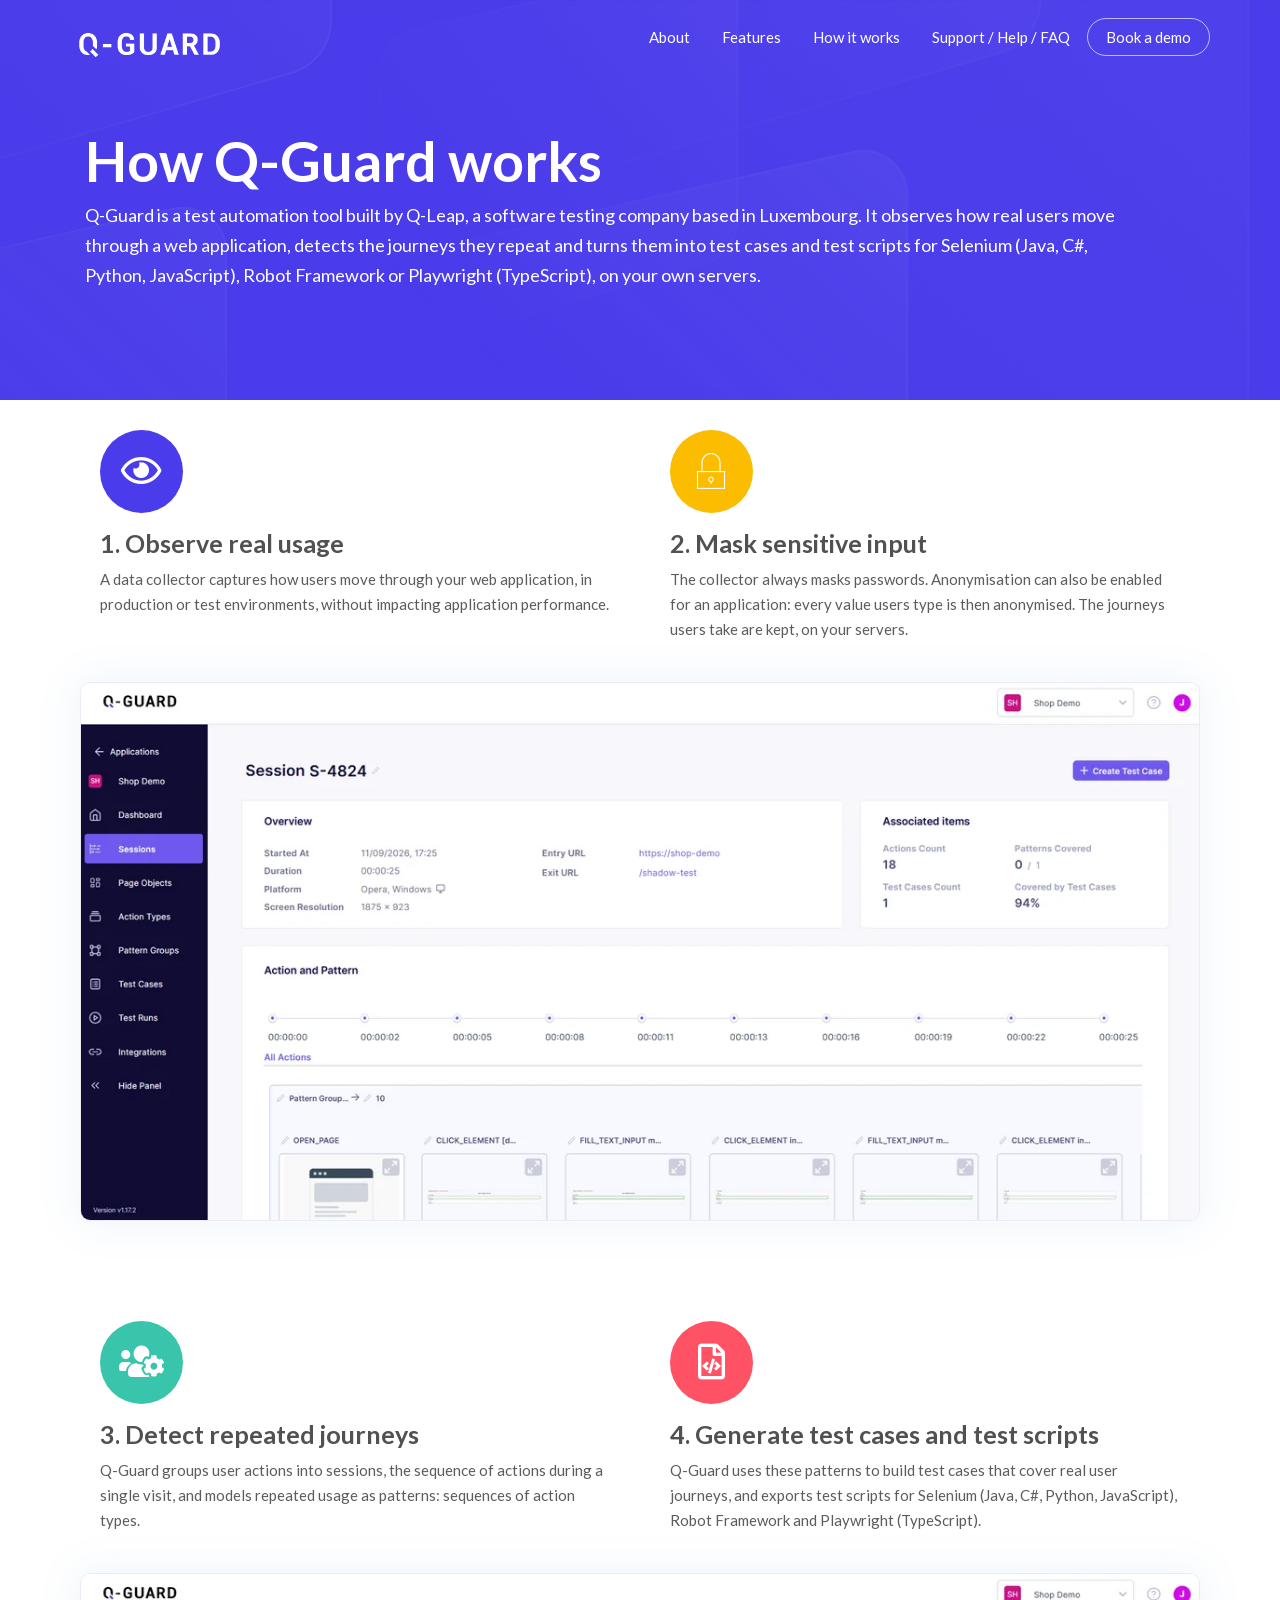
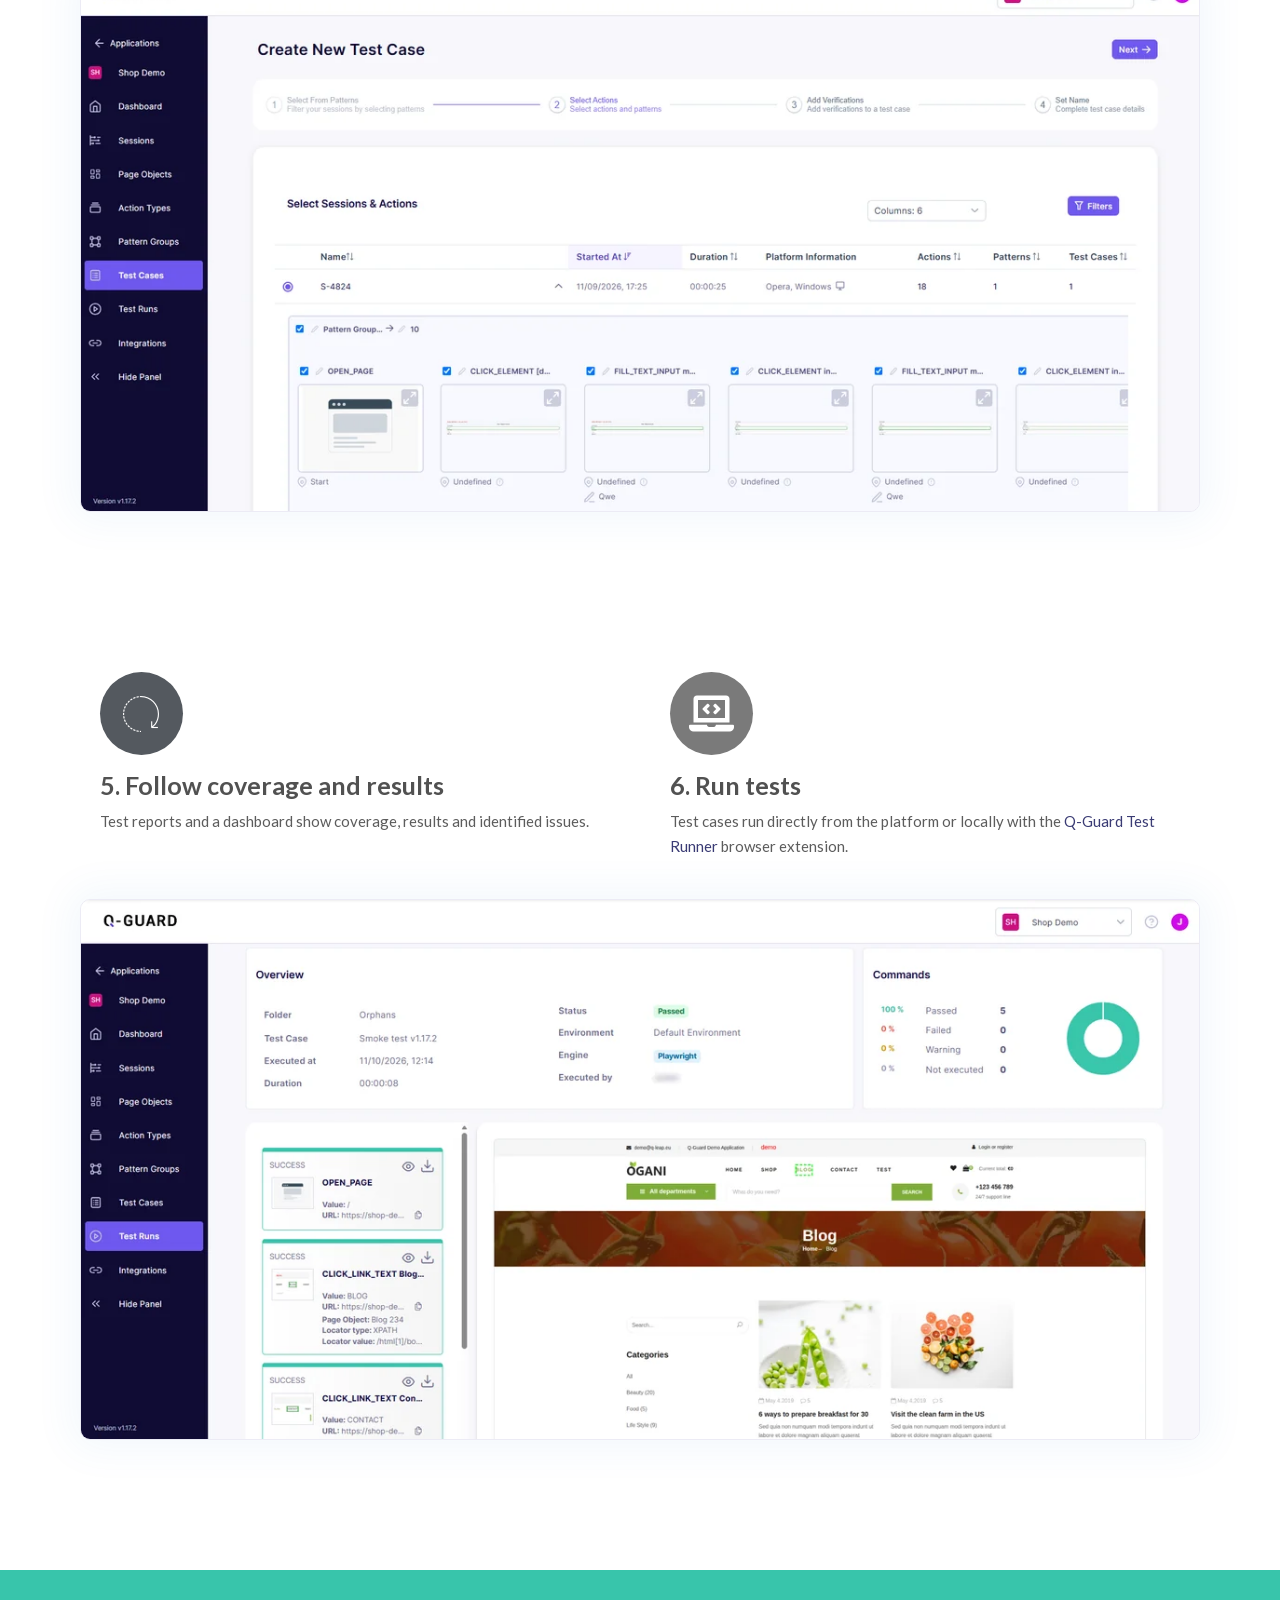
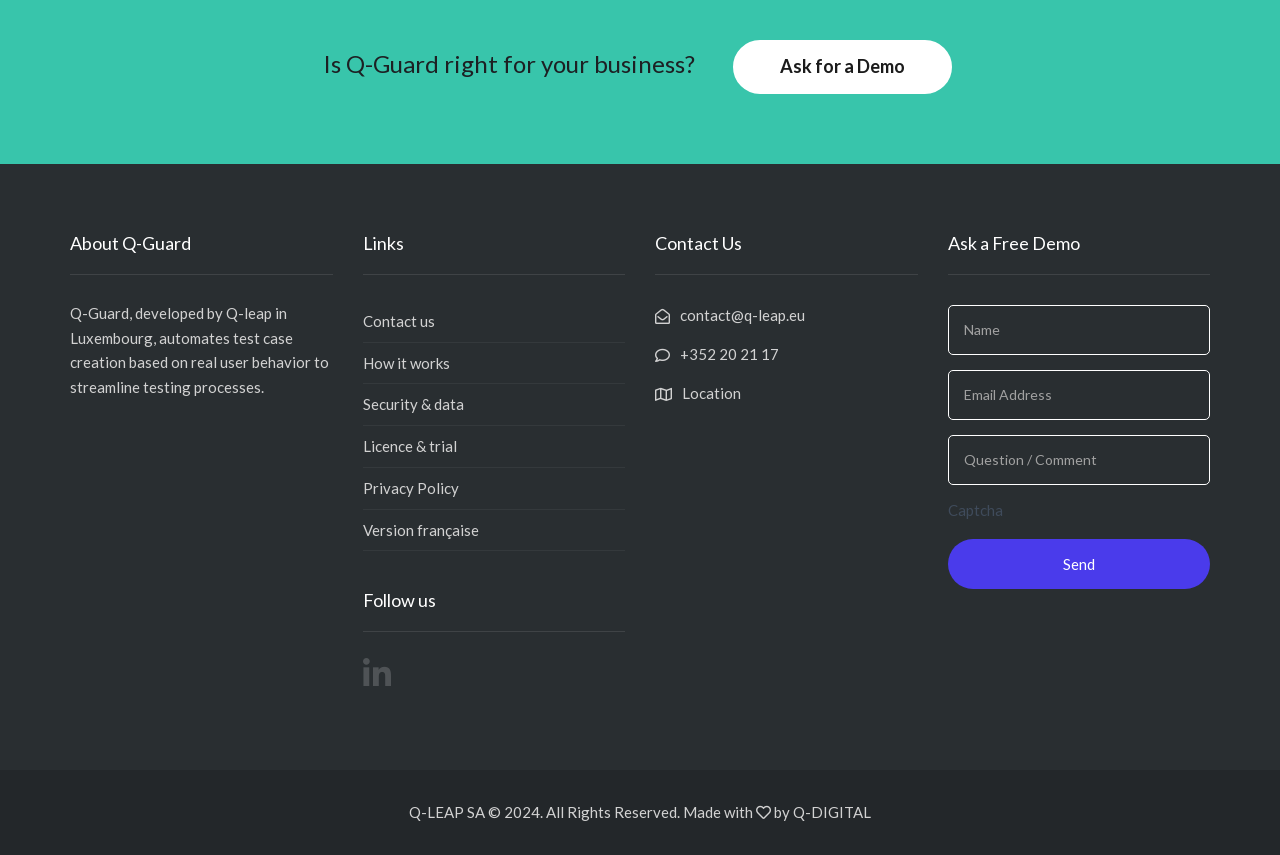
<file: how-it-works/index.html>
<!DOCTYPE html>
<html lang="en">
<head>
<meta charset="UTF-8" />
<meta name="viewport" content="width=device-width, initial-scale=1.0" />
<title>How Q-Guard generates test cases from real user journeys</title>
<meta name='robots' content='max-image-preview:large' />
<meta name="google-site-verification" content="v4WpWKIWD9j6FqzTJwfpg99kW1VIHUwOTy4-uyuuVHs" />
<meta name="description" content="How Q-Guard works: it observes real usage, detects repeated journeys and generates test cases and test scripts for Selenium, Robot Framework or Playwright." />
<meta property="og:type" content="article" />
<meta property="og:title" content="How Q-Guard generates test cases from real user journeys" />
<meta property="og:url" content="https://q-guard.app/how-it-works/" />
<meta property="og:description" content="How Q-Guard works: it observes real usage, detects repeated journeys and generates test cases and test scripts for Selenium, Robot Framework or Playwright." />
<meta property="og:site_name" content="Q-Guard " />
<meta property="og:image" content="https://q-guard.app/assets/images/imac-mockup-with-a-backdrop-a12634-2.png" />
<meta property="og:image:width" content="1920" />
<meta property="og:image:height" content="1440" />
<meta property="og:image:alt" content="" />
<meta property="og:locale" content="en_GB" />
<meta name="twitter:text:title" content="How Q-Guard generates test cases from real user journeys" />
<meta name="twitter:image" content="https://q-guard.app/assets/images/imac-mockup-with-a-backdrop-a12634-2.png" />
<meta name="twitter:card" content="summary_large_image" />
<link rel="canonical" href="https://q-guard.app/how-it-works/" />
<link rel="icon" href="../assets/images/cropped-Q_01-4-1.png" sizes="32x32" />
<link rel="icon" href="../assets/images/cropped-Q_01-4-1.png" sizes="192x192" />
<link rel="apple-touch-icon" href="../assets/images/cropped-Q_01-4-1.png" />
<link rel="stylesheet" href="../assets/css/main.css" />
<script type="application/ld+json">
{
 "@context": "https://schema.org",
 "@graph": [
  {
   "@type": "Organization",
   "@id": "https://q-leap.eu/#organization",
   "name": "Q-Leap SA",
   "url": "https://q-leap.eu/",
   "email": "contact@q-leap.eu",
   "telephone": "+352 20 21 17",
   "address": {
    "@type": "PostalAddress",
    "streetAddress": "10B Rue des Mérovingiens",
    "postalCode": "8070",
    "addressLocality": "Bertrange",
    "addressCountry": "LU"
   },
   "sameAs": [
    "https://www.linkedin.com/company/3037496/",
    "https://q-bot.eu/"
   ]
  },
  {
   "@type": "SoftwareApplication",
   "@id": "https://q-guard.app/#software",
   "name": "Q-Guard",
   "url": "https://q-guard.app/",
   "applicationCategory": "DeveloperApplication",
   "description": "Q-Guard observes how real users move through a web application and turns the journeys they repeat into test cases and test scripts for Selenium (Java, C#, Python, JavaScript), Robot Framework or Playwright (TypeScript). Installed on the customer's own servers.",
   "featureList": [
    "Test cases generated from real user journeys",
    "Test script export: Selenium (Java, C#, Python, JavaScript), Robot Framework, Playwright (TypeScript)",
    "On-premise installation, data kept on the customer's servers",
    "Password masking, optional anonymisation of user input"
   ],
   "publisher": {
    "@id": "https://q-leap.eu/#organization"
   },
   "sameAs": [
    "https://chromewebstore.google.com/detail/q-guard-test-runner/aefoifepleogeiicaclpdldfjppdpjbd"
   ]
  }
 ]
}
</script>
</head>
<body class="wp-singular page-template-default page page-id-19264 wp-custom-logo wp-theme-stratusx wp-child-theme-stratusx-child ehf-template-stratusx ehf-stylesheet-stratusx-child elementor-default elementor-kit-19626 elementor-page elementor-page-19264 th-sticky-header">
        <!-- Preloader Start -->
        <div id="loader-wrapper">
            <div id="loader"></div>
            <div class="loader-section section-left"></div>
            <div class="loader-section section-right"></div>
        </div>
        <!-- Preloader End -->
<header class="banner navbar navbar-default navbar-static-top dark-header" role="banner" data-transparent-header="true">
    	<div class="container">
        <div class="navbar-header">
            <button type="button" class="navbar-toggle collapsed" data-toggle="collapse" data-target=".navbar-collapse">
                <span class="sr-only">Toggle navigation</span>
                <span class="icon-bar"></span>
                <span class="icon-bar"></span>
                <span class="icon-bar"></span>
            </button>
            <div id="logo">
                <a href="../">
                   	                        <img data-rjs="2" class="logo-trans logo-reg" src="../assets/images/QGUARD-logo_white.png"  height='40' width='159'  alt="Q-Guard " />
                                        <img data-rjs="2" class="logo-main logo-reg" src="../assets/images/QGUARD-logo_white.png"  height='40' width='159'   alt="Q-Guard " />
				</a>
            </div>
        </div>
        <nav class="collapse navbar-collapse bs-navbar-collapse" role="navigation">
            <ul id="menu-stratus-one-page" class="nav navbar-nav"><li class="menu-item menu-item-type-post_type menu-item-object-page menu-item-20331"><a href="../about-us/">About</a></li>
<li class="menu-item menu-item-type-post_type menu-item-object-page menu-item-20210"><a href="../features/">Features</a></li>
<li class="menu-item menu-item-type-post_type menu-item-object-page current-menu-item current_page_item"><a href="../how-it-works/" aria-current="page">How it works</a></li>
<li class="menu-item menu-item-type-post_type menu-item-object-page menu-item-20051"><a href="../support-help-faq/">Support / Help / FAQ</a></li>
<li class="th-accent menu-item menu-item-type-custom menu-item-object-custom menu-item-19161"><a href="https://outlook.office.com/bookwithme/user/879a650824b34d0185ce7d5c9d61e335%40q-leap.eu/meetingtype/09705449-c7ee-4131-b1b9-3e961b18baf2?anonymous">Book a demo</a></li>
</ul>        </nav>
	</div>
</header>
  <div class="wrap" role="document">
    <div class="content">
<div class="inner-container">
        <section class="content-editor">
    		<div data-elementor-type="wp-post" data-elementor-id="19264" class="elementor elementor-19264" data-elementor-post-type="page">
						<section class="elementor-section elementor-top-section elementor-element elementor-element-40cd0fe elementor-section-height-min-height elementor-section-boxed elementor-section-height-default elementor-section-items-middle" data-id="40cd0fe" data-element_type="section" data-e-type="section" data-settings="{&quot;background_background&quot;:&quot;gradient&quot;}">
							<div class="elementor-background-overlay"></div>
							<div class="elementor-container elementor-column-gap-default">
					<div class="elementor-column elementor-col-100 elementor-top-column elementor-element elementor-element-fcdfb73" data-id="fcdfb73" data-element_type="column" data-e-type="column">
			<div class="elementor-widget-wrap elementor-element-populated">
						<div class="elementor-element elementor-element-e0a5de9 elementor-view-default elementor-position-top elementor-invisible elementor-widget elementor-widget-themo-header" data-id="e0a5de9" data-element_type="widget" data-e-type="widget" data-settings="{&quot;_animation&quot;:&quot;fadeIn&quot;}" data-widget_type="themo-header.default">
				<div class="elementor-widget-container">
							<div class="th-header-wrap">
        <div class="elementor-icon-box-wrapper ">
                            <div class="elementor-icon-box-content">
                    <h1 class="elementor-icon-box-title">
                        How Q-Guard works                    </h1>
                                        <p class="elementor-icon-box-description">Q-Guard is a test automation tool built by Q-Leap, a software testing company based in Luxembourg. It observes how real users move through a web application, detects the journeys they repeat and turns them into test cases and test scripts for Selenium (Java, C#, Python, JavaScript), Robot Framework or Playwright (TypeScript), on your own servers.</p>
                                    </div>
            </div>
        </div>
						</div>
				</div>
					</div>
		</div>
					</div>
		</section>
				<section class="elementor-section elementor-top-section elementor-element elementor-element-wlvg42y elementor-section-boxed elementor-section-height-default elementor-section-height-default" data-id="wlvg42y" data-element_type="section" data-e-type="section" data-settings="{&quot;background_background&quot;:&quot;classic&quot;}">
						<div class="elementor-container elementor-column-gap-wider">
					<div class="elementor-column elementor-col-50 elementor-top-column elementor-element elementor-element-osu3p1y" data-id="osu3p1y" data-element_type="column" data-e-type="column">
			<div class="elementor-widget-wrap elementor-element-populated">
						<div class="elementor-element elementor-element-0zhrbv9 elementor-view-stacked elementor-shape-circle elementor-position-top elementor-invisible elementor-widget elementor-widget-themo-service-block" data-id="0zhrbv9" data-element_type="widget" data-e-type="widget" data-settings="{&quot;_animation&quot;:&quot;fadeInLeft&quot;}" data-widget_type="themo-service-block.default">
				<div class="elementor-widget-container">
							<div class="th-service-block-w">
            <div class="elementor-icon-box-wrapper th-show-icon">
                                    <div class="elementor-icon-box-icon th-icon-size-sm">
                        <span class="elementor-icon " >
                            <i aria-hidden="true" class="far fa-eye"></i>                        </span>
                    </div>
                                <div class="elementor-icon-box-content">
                    <h2 class="elementor-icon-box-title">
                        <span >1. Observe real usage</span>
                    </h2>
                    <p class="elementor-icon-box-description">A data collector captures how users move through your web application, in production or test environments, without impacting application performance.</p>
                </div>
            </div>
        </div>
						</div>
				</div>
					</div>
		</div>
				<div class="elementor-column elementor-col-50 elementor-top-column elementor-element elementor-element-tjrc0px" data-id="tjrc0px" data-element_type="column" data-e-type="column">
			<div class="elementor-widget-wrap elementor-element-populated">
						<div class="elementor-element elementor-element-xcwddd6 elementor-view-stacked elementor-shape-circle elementor-position-top elementor-invisible elementor-widget elementor-widget-themo-service-block" data-id="xcwddd6" data-element_type="widget" data-e-type="widget" data-settings="{&quot;_animation&quot;:&quot;fadeInLeft&quot;}" data-widget_type="themo-service-block.default">
				<div class="elementor-widget-container">
							<div class="th-service-block-w">
            <div class="elementor-icon-box-wrapper th-show-icon">
                                    <div class="elementor-icon-box-icon th-icon-size-sm">
                        <span class="elementor-icon " >
                            <i aria-hidden="true" class="fasth-linea icon-basic-lock"></i>                        </span>
                    </div>
                                <div class="elementor-icon-box-content">
                    <h2 class="elementor-icon-box-title">
                        <span >2. Mask sensitive input</span>
                    </h2>
                    <p class="elementor-icon-box-description">The collector always masks passwords. Anonymisation can also be enabled for an application: every value users type is then anonymised. The journeys users take are kept, on your servers.</p>
                </div>
            </div>
        </div>
						</div>
				</div>
					</div>
		</div>
					</div>
		<figure class="qg-step-shot"><img loading="lazy" decoding="async" width="1200" height="577" src="../assets/images/qguard-step-sessions.webp" alt="A recorded session in Q-Guard: platform, duration and the timeline of the user actions it captured" /></figure>
		</section>
				<section class="elementor-section elementor-top-section elementor-element elementor-element-sult64t elementor-section-boxed elementor-section-height-default elementor-section-height-default" data-id="sult64t" data-element_type="section" data-e-type="section" data-settings="{&quot;background_background&quot;:&quot;classic&quot;}">
						<div class="elementor-container elementor-column-gap-wider">
					<div class="elementor-column elementor-col-50 elementor-top-column elementor-element elementor-element-tcekoqe" data-id="tcekoqe" data-element_type="column" data-e-type="column">
			<div class="elementor-widget-wrap elementor-element-populated">
						<div class="elementor-element elementor-element-dwldhq6 elementor-view-stacked elementor-shape-circle elementor-position-top elementor-invisible elementor-widget elementor-widget-themo-service-block" data-id="dwldhq6" data-element_type="widget" data-e-type="widget" data-settings="{&quot;_animation&quot;:&quot;fadeInLeft&quot;}" data-widget_type="themo-service-block.default">
				<div class="elementor-widget-container">
							<div class="th-service-block-w">
            <div class="elementor-icon-box-wrapper th-show-icon">
                                    <div class="elementor-icon-box-icon th-icon-size-sm">
                        <span class="elementor-icon " >
                            <i aria-hidden="true" class="fas fa-users-cog"></i>                        </span>
                    </div>
                                <div class="elementor-icon-box-content">
                    <h2 class="elementor-icon-box-title">
                        <span >3. Detect repeated journeys</span>
                    </h2>
                    <p class="elementor-icon-box-description">Q-Guard groups user actions into sessions, the sequence of actions during a single visit, and models repeated usage as patterns: sequences of action types.</p>
                </div>
            </div>
        </div>
						</div>
				</div>
					</div>
		</div>
				<div class="elementor-column elementor-col-50 elementor-top-column elementor-element elementor-element-o6kfynh" data-id="o6kfynh" data-element_type="column" data-e-type="column">
			<div class="elementor-widget-wrap elementor-element-populated">
						<div class="elementor-element elementor-element-bvtcgm0 elementor-view-stacked elementor-shape-circle elementor-position-top elementor-invisible elementor-widget elementor-widget-themo-service-block" data-id="bvtcgm0" data-element_type="widget" data-e-type="widget" data-settings="{&quot;_animation&quot;:&quot;fadeInLeft&quot;}" data-widget_type="themo-service-block.default">
				<div class="elementor-widget-container">
							<div class="th-service-block-w">
            <div class="elementor-icon-box-wrapper th-show-icon">
                                    <div class="elementor-icon-box-icon th-icon-size-sm">
                        <span class="elementor-icon " >
                            <i aria-hidden="true" class="far fa-file-code"></i>                        </span>
                    </div>
                                <div class="elementor-icon-box-content">
                    <h2 class="elementor-icon-box-title">
                        <span >4. Generate test cases and test scripts</span>
                    </h2>
                    <p class="elementor-icon-box-description">Q-Guard uses these patterns to build test cases that cover real user journeys, and exports test scripts for Selenium (Java, C#, Python, JavaScript), Robot Framework and Playwright (TypeScript).</p>
                </div>
            </div>
        </div>
						</div>
				</div>
					</div>
		</div>
					</div>
		<figure class="qg-step-shot"><img loading="lazy" decoding="async" width="1200" height="577" src="../assets/images/qguard-step-create-test-case.webp" alt="Creating a test case in Q-Guard: selecting a session and the actions and patterns to keep" /></figure>
		</section>
				<section class="elementor-section elementor-top-section elementor-element elementor-element-0e3bf78 elementor-section-boxed elementor-section-height-default elementor-section-height-default" data-id="0e3bf78" data-element_type="section" data-e-type="section" data-settings="{&quot;background_background&quot;:&quot;classic&quot;}">
						<div class="elementor-container elementor-column-gap-wider">
					<div class="elementor-column elementor-col-50 elementor-top-column elementor-element elementor-element-02be3c7" data-id="02be3c7" data-element_type="column" data-e-type="column">
			<div class="elementor-widget-wrap elementor-element-populated">
						<div class="elementor-element elementor-element-674698d elementor-view-stacked elementor-shape-circle elementor-position-top elementor-invisible elementor-widget elementor-widget-themo-service-block" data-id="674698d" data-element_type="widget" data-e-type="widget" data-settings="{&quot;_animation&quot;:&quot;fadeInLeft&quot;}" data-widget_type="themo-service-block.default">
				<div class="elementor-widget-container">
							<div class="th-service-block-w">
            <div class="elementor-icon-box-wrapper th-show-icon">
                                    <div class="elementor-icon-box-icon th-icon-size-sm">
                        <span class="elementor-icon " >
                            <i aria-hidden="true" class="th-linea icon th-linea icon-arrows-clockwise-dashed"></i>                        </span>
                    </div>
                                <div class="elementor-icon-box-content">
                    <h2 class="elementor-icon-box-title">
                        <span >5. Follow coverage and results</span>
                    </h2>
                    <p class="elementor-icon-box-description">Test reports and a dashboard show coverage, results and identified issues.</p>
                </div>
            </div>
        </div>
						</div>
				</div>
					</div>
		</div>
				<div class="elementor-column elementor-col-50 elementor-top-column elementor-element elementor-element-d3fa676" data-id="d3fa676" data-element_type="column" data-e-type="column">
			<div class="elementor-widget-wrap elementor-element-populated">
						<div class="elementor-element elementor-element-2ea0f93 elementor-view-stacked elementor-shape-circle elementor-position-top elementor-invisible elementor-widget elementor-widget-themo-service-block" data-id="2ea0f93" data-element_type="widget" data-e-type="widget" data-settings="{&quot;_animation&quot;:&quot;fadeInLeft&quot;}" data-widget_type="themo-service-block.default">
				<div class="elementor-widget-container">
							<div class="th-service-block-w">
            <div class="elementor-icon-box-wrapper th-show-icon">
                                    <div class="elementor-icon-box-icon th-icon-size-sm">
                        <span class="elementor-icon " >
                            <i aria-hidden="true" class="fas fa-laptop-code"></i>                        </span>
                    </div>
                                <div class="elementor-icon-box-content">
                    <h2 class="elementor-icon-box-title">
                        <span >6. Run tests</span>
                    </h2>
                    <p class="elementor-icon-box-description">Test cases run directly from the platform or locally with the <a href="https://chromewebstore.google.com/detail/q-guard-test-runner/aefoifepleogeiicaclpdldfjppdpjbd">Q-Guard Test Runner</a> browser extension.</p>
                </div>
            </div>
        </div>
						</div>
				</div>
					</div>
		</div>
					</div>
		<figure class="qg-step-shot"><img loading="lazy" decoding="async" width="1200" height="579" src="../assets/images/qguard-step-test-run.webp" alt="A Q-Guard test run report: status, Playwright engine, passed commands and the screen of each step" /></figure>
		</section>
				<section class="elementor-section elementor-top-section elementor-element elementor-element-ep854fg elementor-section-boxed elementor-section-height-default elementor-section-height-default" data-id="ep854fg" data-element_type="section" data-e-type="section" data-settings="{&quot;background_background&quot;:&quot;gradient&quot;}">
						<div class="elementor-container elementor-column-gap-default">
					<div class="elementor-column elementor-col-100 elementor-top-column elementor-element elementor-element-dvjchmk" data-id="dvjchmk" data-element_type="column" data-e-type="column">
			<div class="elementor-widget-wrap elementor-element-populated">
						<div class="elementor-element elementor-element-9ep469q elementor-widget elementor-widget-spacer" data-id="9ep469q" data-element_type="widget" data-e-type="widget" data-widget_type="spacer.default">
				<div class="elementor-widget-container">
							<div class="elementor-spacer">
			<div class="elementor-spacer-inner"></div>
		</div>
						</div>
				</div>
				<div class="elementor-element elementor-element-o9cuy6j elementor-widget elementor-widget-themo-call-to-action" data-id="o9cuy6j" data-element_type="widget" data-e-type="widget" data-widget_type="themo-call-to-action.default">
				<div class="elementor-widget-container">
							<div class="th-cta">
					        <div class="th-cta-text">
		            <span>Is Q-Guard right for your business? </span>
		        </div>
                        <div class="th-cta-btn">
                                    <a class="btn-1 btn th-btn btn-standard-light" href="https://outlook.office.com/bookwithme/user/879a650824b34d0185ce7d5c9d61e335%40q-leap.eu/meetingtype/09705449-c7ee-4131-b1b9-3e961b18baf2?anonymous">
                                                    Ask for a Demo                                            </a>
                            </div>
            		</div>
						</div>
				</div>
				<div class="elementor-element elementor-element-gcu94cv elementor-widget elementor-widget-spacer" data-id="gcu94cv" data-element_type="widget" data-e-type="widget" data-widget_type="spacer.default">
				<div class="elementor-widget-container">
							<div class="elementor-spacer">
			<div class="elementor-spacer-inner"></div>
		</div>
						</div>
				</div>
					</div>
		</div>
					</div>
		</section>
				</div>
		    </section>    
	<div class="container">        <div class="row">
			<div class="col-md-12">
            </div>
        </div>
    </div>    
    </div>
    </div>
  </div>
<div class="prefooter"></div>
<footer class="footer" role="contentinfo">
	<div class="container">
							<div class="footer-widgets row th-widget-area">
              	                    <div class="footer-area-1 col-md-3 col-sm-6">
                    <section class="widget text-2 widget_text"><div class="widget-inner"><h3 class="widget-title">About Q-Guard</h3>			<div class="textwidget"><p>Q-Guard, developed by <a href="http://q-leap.eu">Q-leap</a> in Luxembourg, automates test case creation based on real user behavior to streamline testing processes.</p>
</div>
		</div></section>                    </div>
                                                    <div class="footer-area-2 col-md-3 col-sm-6">
                    <section class="widget nav_menu-2 widget_nav_menu"><div class="widget-inner"><h3 class="widget-title">Links</h3><div class="menu-links-container"><ul id="menu-links" class="menu"><li class="menu-item menu-item-type-post_type menu-item-object-page menu-item-20839"><a href="../contact/">Contact us</a></li>
<li class="menu-item menu-item-type-post_type menu-item-object-page"><a href="../how-it-works/">How it works</a></li>
<li class="menu-item menu-item-type-post_type menu-item-object-page"><a href="../security-and-data/">Security &amp; data</a></li>
<li class="menu-item menu-item-type-post_type menu-item-object-page"><a href="../licence-and-trial/">Licence &amp; trial</a></li>
<li class="menu-item menu-item-type-post_type menu-item-object-page menu-item-privacy-policy menu-item-20838"><a rel="privacy-policy" href="../privacy-policy/">Privacy Policy</a></li>
<li class="menu-item menu-item-type-custom"><a href="../fr/" hreflang="fr" lang="fr">Version française</a></li>
</ul></div></div></section>
        		<section class="widget widget-social">
    		<div class="widget-inner">
        		                <h3 class="widget-title">Follow us</h3>
                        			<div class="soc-widget">
        			<a target=_blank rel=noopener aria-label='Q-Leap on LinkedIn' href='https://www.linkedin.com/company/3037496/'><i class='fa fa-linkedin'></i></a>           			</div>
    			</div>
		</section>
		                    </div>
                                                     <div class="footer-area-3 col-md-3 col-sm-6">
				<section class="widget widget-th-contact-info">
			<div class="widget-inner">
									<h3 class="widget-title">Contact Us</h3>
								<div class="th-contact-info-widget">
					<div class='icon-blocks'><div class="icon-block"><p><a target='_blank' href='mailto:contact@q-leap.eu'><i class='fa fa-envelope-open-o'></i><span>contact@q-leap.eu</span></a></p></div><div class="icon-block"><p><a target='_blank' href='tel:00352%20202117'><i class='fa fa-comment-o'></i><span>+352 20 21 17</span></a></p></div><div class="icon-block"><p><a  href='https://www.google.com/maps/search/?api=1&amp;query=Q-Leap%2C%2010B%20Rue%20des%20M%C3%A9rovingiens%2C%208070%20Bertrange%2C%20Luxembourg'><i class='fa fa-map-o'></i><span>Location</span></a></p></div></div>				</div>
			</div>
		</section>
		                    </div>
                                                     <div class="footer-area-4 col-md-3 col-sm-6">
                    <section class="widget frm_show_form-9 widget_frm_show_form"><div class="widget-inner"><div class="frm_form_widget"><h3 class="widget-title">Ask a Free Demo </h3><div class="frm_forms  with_frm_style frm_style_formidable-style" id="frm_form_2_container" >
<form enctype="multipart/form-data" method="post" class="frm-show-form " id="form_2ssykv" data-endpoint="https://formsubmit.co/ajax/contact@q-leap.eu" >
<input type="hidden" name="_subject" value="Q-Guard website: demo request" />
<input type="hidden" name="_captcha" value="false" />
<input type="hidden" name="_template" value="table" />
<div class="frm_form_fields ">
<fieldset>
<div class="frm_fields_container">
<div id="frm_field_6_container" class="frm_form_field form-field  frm_none_container">
    <label for="field_qy05f8" class="frm_primary_label">Name
        <span class="frm_required"></span>
    </label>
    <input type="text" id="field_qy05f8" name="item_meta[6]" value=""  placeholder="Name" data-invmsg="Name is invalid" aria-invalid="false"  />
</div>
<div id="frm_field_7_container" class="frm_form_field form-field  frm_required_field frm_none_container">
    <label for="field_3asv29" class="frm_primary_label">Email Address
        <span class="frm_required">*</span>
    </label>
    <input type="text" id="field_3asv29" name="item_meta[7]" value=""  placeholder="Email Address" data-reqmsg="Email Address cannot be blank." aria-required="true" data-invmsg="Email Address is invalid" aria-invalid="false"  />
</div>
<div id="frm_field_8_container" class="frm_form_field form-field  frm_required_field frm_none_container">
    <label for="field_2ywico" class="frm_primary_label">Question / Comment
        <span class="frm_required">*</span>
    </label>
    <input type="text" id="field_2ywico" name="item_meta[8]" value=""  placeholder="Question / Comment" data-reqmsg="Question / Comment cannot be blank." aria-required="true" data-invmsg="Question / Comment is invalid" aria-invalid="false"  />
</div>
<div id="frm_field_54_container" class="frm_form_field form-field  frm_top_container">
	<span id="field_lclob_label" class="frm_primary_label">Captcha
		<span class="frm_required" aria-hidden="true"></span>
	</span>
	<div  id="field_lclob" class="frm-g-recaptcha" data-sitekey="6LdvlHwqAAAAAGcoGEBUJCWIgnOwrMpUjiHdtK4B" data-size="normal" data-theme="dark"></div>
</div>
<div id="frm_field_45_container" class="frm_form_field form-field ">
	<div class="frm_submit">
<input type="submit" value="Send"  />
<img class="frm_ajax_loading" src="../assets/images/ajax_loader.gif" alt="Sending" style="visibility:hidden;" />
</div>
</div>
			<div id="frm_field_56_container">
			<label for="field_h8xaw" >
				If you are human, leave this field blank.			</label>
			<input  id="field_h8xaw" type="text" class="frm_form_field form-field frm_verify" name="item_meta[56]" value=""  />
		</div>
		<input name="frm_state" type="hidden" value="6TkuA9GDXQXvAI/4TGyPIY0uor/TvdIhtUpYeRNqOxs=" /></div>
</fieldset>
</div>
</form>
</div>
</div></div></section>                    </div>
                				</div>
			    </div>
    <div class="footer-btm-bar">        
        <div class="container">    
            <div class="footer-copyright row">
                <div class="col-xs-12">
                    <p>  <span class="footer_credit">Q-LEAP SA © 2024. All Rights Reserved. Made with <i class="fa fa-heart-o"></i> by <a href="https://digital.q-leap.eu/">Q-DIGITAL</a></span></p>
                </div>
            </div>
        </div>
    </div>
</footer>
<script src="https://cdn.jsdelivr.net/npm/swiper@8.4.5/swiper-bundle.min.js" defer></script>
<script src="../assets/js/main.js" defer></script>
</body>
</html>
</file>
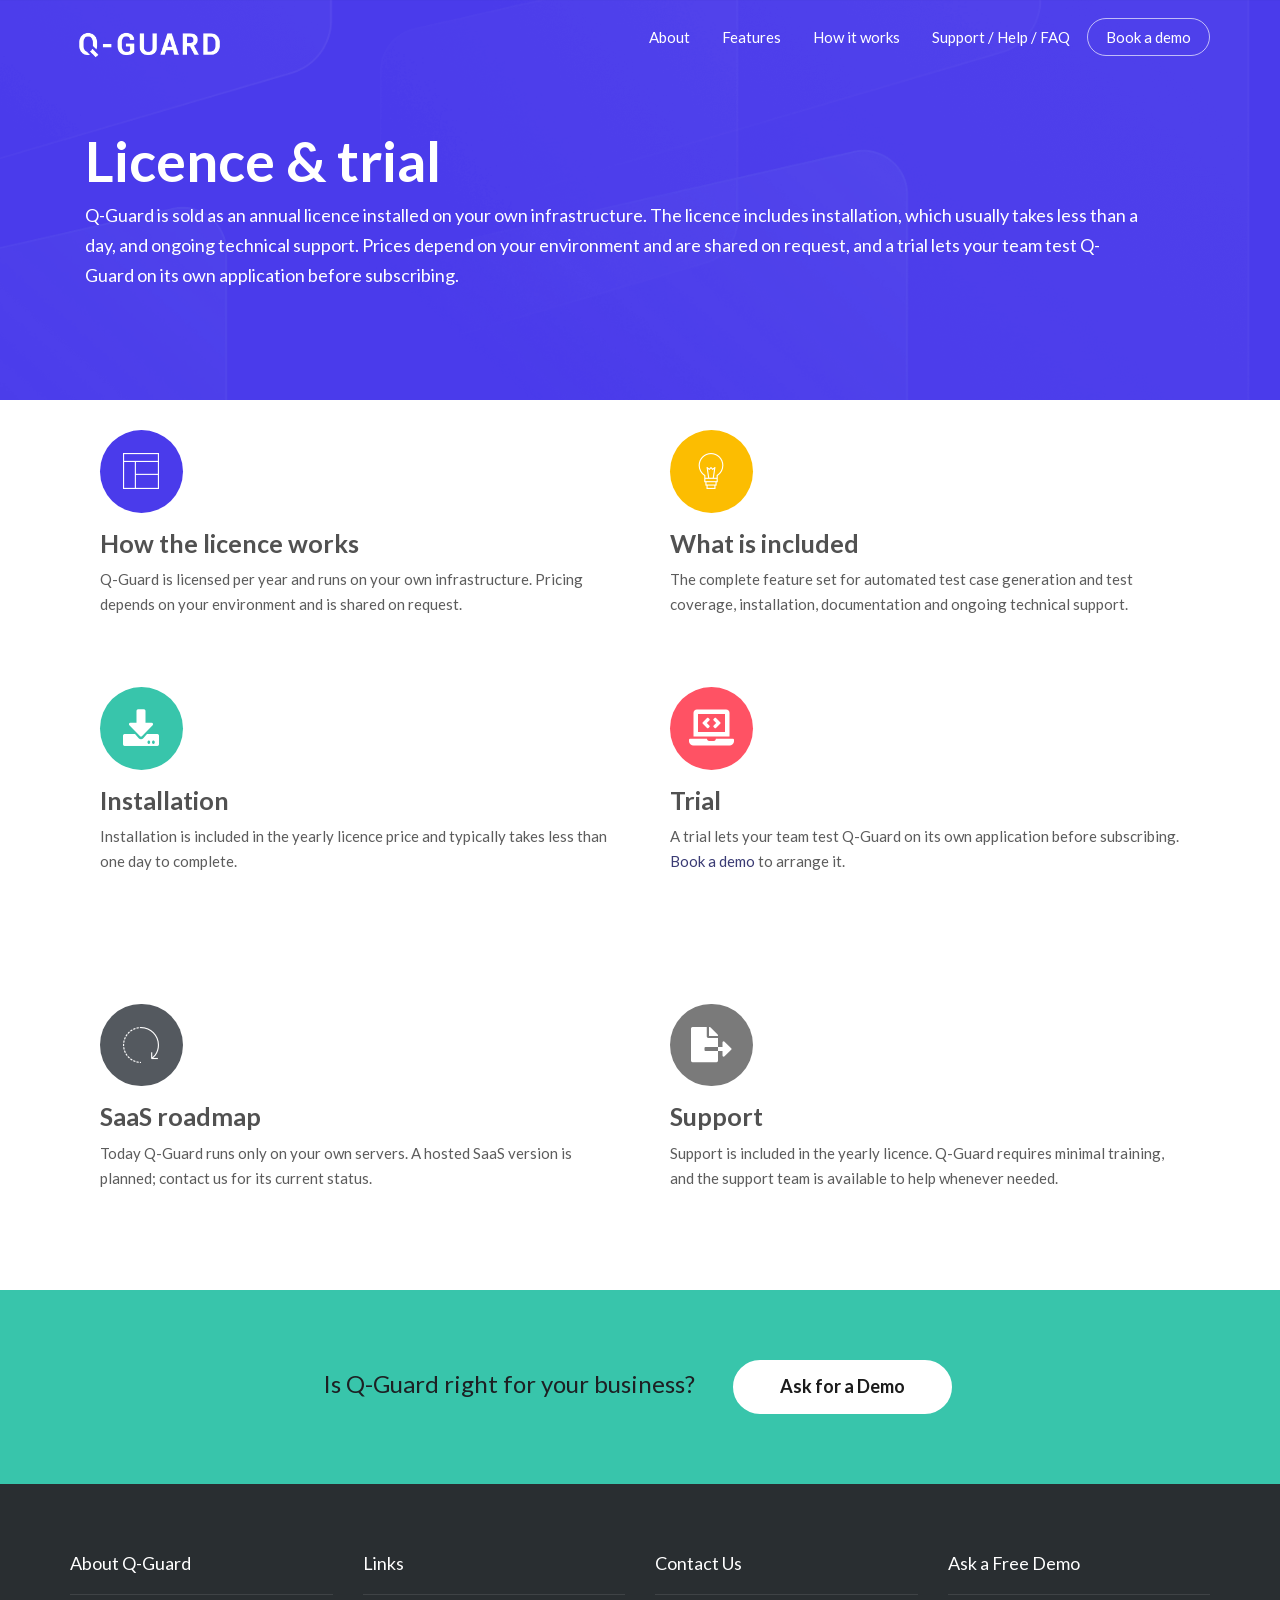
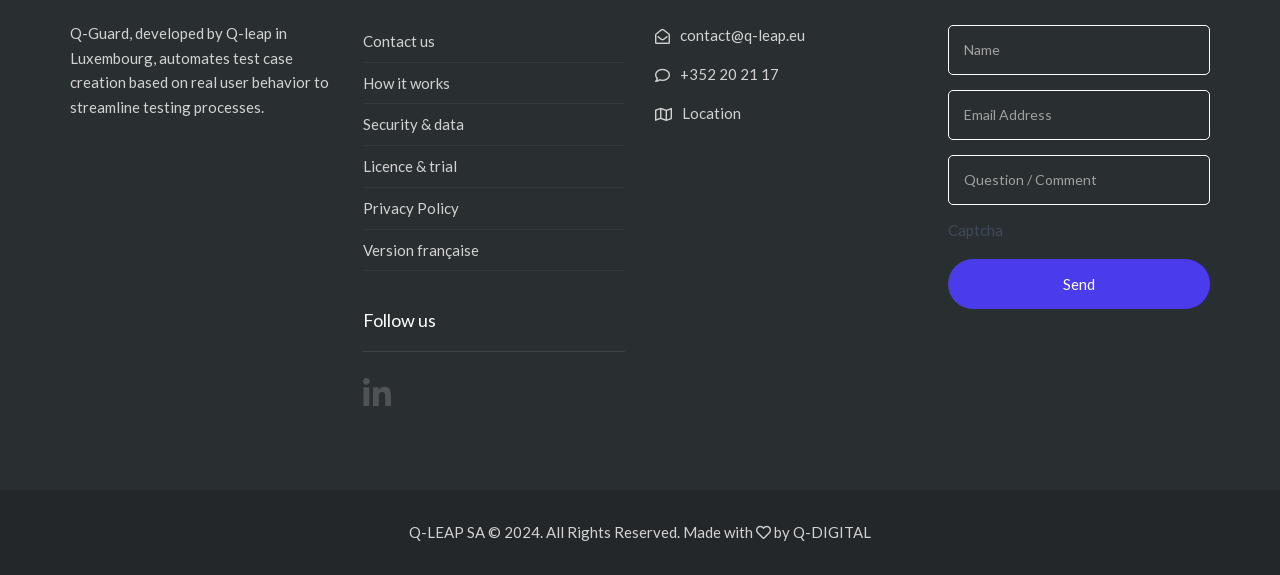
<file: licence-and-trial/index.html>
<!DOCTYPE html>
<html lang="en">
<head>
<meta charset="UTF-8" />
<meta name="viewport" content="width=device-width, initial-scale=1.0" />
<title>Q-Guard licence and trial: on-premise, installation included</title>
<meta name='robots' content='max-image-preview:large' />
<meta name="google-site-verification" content="v4WpWKIWD9j6FqzTJwfpg99kW1VIHUwOTy4-uyuuVHs" />
<meta name="description" content="Q-Guard is sold as an annual on-premise licence including installation in less than a day and technical support. Prices on request, trial available." />
<meta property="og:type" content="article" />
<meta property="og:title" content="Q-Guard licence and trial: on-premise, installation included" />
<meta property="og:url" content="https://q-guard.app/licence-and-trial/" />
<meta property="og:description" content="Q-Guard is sold as an annual on-premise licence including installation in less than a day and technical support. Prices on request, trial available." />
<meta property="og:site_name" content="Q-Guard " />
<meta property="og:image" content="https://q-guard.app/assets/images/imac-mockup-with-a-backdrop-a12634-2.png" />
<meta property="og:image:width" content="1920" />
<meta property="og:image:height" content="1440" />
<meta property="og:image:alt" content="" />
<meta property="og:locale" content="en_GB" />
<meta name="twitter:text:title" content="Q-Guard licence and trial: on-premise, installation included" />
<meta name="twitter:image" content="https://q-guard.app/assets/images/imac-mockup-with-a-backdrop-a12634-2.png" />
<meta name="twitter:card" content="summary_large_image" />
<link rel="canonical" href="https://q-guard.app/licence-and-trial/" />
<link rel="icon" href="../assets/images/cropped-Q_01-4-1.png" sizes="32x32" />
<link rel="icon" href="../assets/images/cropped-Q_01-4-1.png" sizes="192x192" />
<link rel="apple-touch-icon" href="../assets/images/cropped-Q_01-4-1.png" />
<link rel="stylesheet" href="../assets/css/main.css" />
<script type="application/ld+json">
{
 "@context": "https://schema.org",
 "@graph": [
  {
   "@type": "Organization",
   "@id": "https://q-leap.eu/#organization",
   "name": "Q-Leap SA",
   "url": "https://q-leap.eu/",
   "email": "contact@q-leap.eu",
   "telephone": "+352 20 21 17",
   "address": {
    "@type": "PostalAddress",
    "streetAddress": "10B Rue des Mérovingiens",
    "postalCode": "8070",
    "addressLocality": "Bertrange",
    "addressCountry": "LU"
   },
   "sameAs": [
    "https://www.linkedin.com/company/3037496/",
    "https://q-bot.eu/"
   ]
  },
  {
   "@type": "SoftwareApplication",
   "@id": "https://q-guard.app/#software",
   "name": "Q-Guard",
   "url": "https://q-guard.app/",
   "applicationCategory": "DeveloperApplication",
   "description": "Q-Guard observes how real users move through a web application and turns the journeys they repeat into test cases and test scripts for Selenium (Java, C#, Python, JavaScript), Robot Framework or Playwright (TypeScript). Installed on the customer's own servers.",
   "featureList": [
    "Test cases generated from real user journeys",
    "Test script export: Selenium (Java, C#, Python, JavaScript), Robot Framework, Playwright (TypeScript)",
    "On-premise installation, data kept on the customer's servers",
    "Password masking, optional anonymisation of user input"
   ],
   "publisher": {
    "@id": "https://q-leap.eu/#organization"
   },
   "sameAs": [
    "https://chromewebstore.google.com/detail/q-guard-test-runner/aefoifepleogeiicaclpdldfjppdpjbd"
   ]
  }
 ]
}
</script>
</head>
<body class="wp-singular page-template-default page page-id-19264 wp-custom-logo wp-theme-stratusx wp-child-theme-stratusx-child ehf-template-stratusx ehf-stylesheet-stratusx-child elementor-default elementor-kit-19626 elementor-page elementor-page-19264 th-sticky-header">
        <!-- Preloader Start -->
        <div id="loader-wrapper">
            <div id="loader"></div>
            <div class="loader-section section-left"></div>
            <div class="loader-section section-right"></div>
        </div>
        <!-- Preloader End -->
<header class="banner navbar navbar-default navbar-static-top dark-header" role="banner" data-transparent-header="true">
    	<div class="container">
        <div class="navbar-header">
            <button type="button" class="navbar-toggle collapsed" data-toggle="collapse" data-target=".navbar-collapse">
                <span class="sr-only">Toggle navigation</span>
                <span class="icon-bar"></span>
                <span class="icon-bar"></span>
                <span class="icon-bar"></span>
            </button>
            <div id="logo">
                <a href="../">
                   	                        <img data-rjs="2" class="logo-trans logo-reg" src="../assets/images/QGUARD-logo_white.png"  height='40' width='159'  alt="Q-Guard " />
                                        <img data-rjs="2" class="logo-main logo-reg" src="../assets/images/QGUARD-logo_white.png"  height='40' width='159'   alt="Q-Guard " />
				</a>
            </div>
        </div>
        <nav class="collapse navbar-collapse bs-navbar-collapse" role="navigation">
            <ul id="menu-stratus-one-page" class="nav navbar-nav"><li class="menu-item menu-item-type-post_type menu-item-object-page menu-item-20331"><a href="../about-us/">About</a></li>
<li class="menu-item menu-item-type-post_type menu-item-object-page menu-item-20210"><a href="../features/">Features</a></li>
<li class="menu-item menu-item-type-post_type menu-item-object-page"><a href="../how-it-works/">How it works</a></li>
<li class="menu-item menu-item-type-post_type menu-item-object-page menu-item-20051"><a href="../support-help-faq/">Support / Help / FAQ</a></li>
<li class="th-accent menu-item menu-item-type-custom menu-item-object-custom menu-item-19161"><a href="https://outlook.office.com/bookwithme/user/879a650824b34d0185ce7d5c9d61e335%40q-leap.eu/meetingtype/09705449-c7ee-4131-b1b9-3e961b18baf2?anonymous">Book a demo</a></li>
</ul>        </nav>
	</div>
</header>
  <div class="wrap" role="document">
    <div class="content">
<div class="inner-container">
        <section class="content-editor">
    		<div data-elementor-type="wp-post" data-elementor-id="19264" class="elementor elementor-19264" data-elementor-post-type="page">
						<section class="elementor-section elementor-top-section elementor-element elementor-element-40cd0fe elementor-section-height-min-height elementor-section-boxed elementor-section-height-default elementor-section-items-middle" data-id="40cd0fe" data-element_type="section" data-e-type="section" data-settings="{&quot;background_background&quot;:&quot;gradient&quot;}">
							<div class="elementor-background-overlay"></div>
							<div class="elementor-container elementor-column-gap-default">
					<div class="elementor-column elementor-col-100 elementor-top-column elementor-element elementor-element-fcdfb73" data-id="fcdfb73" data-element_type="column" data-e-type="column">
			<div class="elementor-widget-wrap elementor-element-populated">
						<div class="elementor-element elementor-element-e0a5de9 elementor-view-default elementor-position-top elementor-invisible elementor-widget elementor-widget-themo-header" data-id="e0a5de9" data-element_type="widget" data-e-type="widget" data-settings="{&quot;_animation&quot;:&quot;fadeIn&quot;}" data-widget_type="themo-header.default">
				<div class="elementor-widget-container">
							<div class="th-header-wrap">
        <div class="elementor-icon-box-wrapper ">
                            <div class="elementor-icon-box-content">
                    <h1 class="elementor-icon-box-title">
                        Licence &amp; trial                    </h1>
                                        <p class="elementor-icon-box-description">Q-Guard is sold as an annual licence installed on your own infrastructure. The licence includes installation, which usually takes less than a day, and ongoing technical support. Prices depend on your environment and are shared on request, and a trial lets your team test Q-Guard on its own application before subscribing.</p>
                                    </div>
            </div>
        </div>
						</div>
				</div>
					</div>
		</div>
					</div>
		</section>
				<section class="elementor-section elementor-top-section elementor-element elementor-element-wlvg42y elementor-section-boxed elementor-section-height-default elementor-section-height-default" data-id="wlvg42y" data-element_type="section" data-e-type="section" data-settings="{&quot;background_background&quot;:&quot;classic&quot;}">
						<div class="elementor-container elementor-column-gap-wider">
					<div class="elementor-column elementor-col-50 elementor-top-column elementor-element elementor-element-osu3p1y" data-id="osu3p1y" data-element_type="column" data-e-type="column">
			<div class="elementor-widget-wrap elementor-element-populated">
						<div class="elementor-element elementor-element-0zhrbv9 elementor-view-stacked elementor-shape-circle elementor-position-top elementor-invisible elementor-widget elementor-widget-themo-service-block" data-id="0zhrbv9" data-element_type="widget" data-e-type="widget" data-settings="{&quot;_animation&quot;:&quot;fadeInLeft&quot;}" data-widget_type="themo-service-block.default">
				<div class="elementor-widget-container">
							<div class="th-service-block-w">
            <div class="elementor-icon-box-wrapper th-show-icon">
                                    <div class="elementor-icon-box-icon th-icon-size-sm">
                        <span class="elementor-icon " >
                            <i aria-hidden="true" class="th-linea icon th-linea icon-software-layout-header-complex"></i>                        </span>
                    </div>
                                <div class="elementor-icon-box-content">
                    <h2 class="elementor-icon-box-title">
                        <span >How the licence works</span>
                    </h2>
                    <p class="elementor-icon-box-description">Q-Guard is licensed per year and runs on your own infrastructure. Pricing depends on your environment and is shared on request.</p>
                </div>
            </div>
        </div>
						</div>
				</div>
					</div>
		</div>
				<div class="elementor-column elementor-col-50 elementor-top-column elementor-element elementor-element-tjrc0px" data-id="tjrc0px" data-element_type="column" data-e-type="column">
			<div class="elementor-widget-wrap elementor-element-populated">
						<div class="elementor-element elementor-element-xcwddd6 elementor-view-stacked elementor-shape-circle elementor-position-top elementor-invisible elementor-widget elementor-widget-themo-service-block" data-id="xcwddd6" data-element_type="widget" data-e-type="widget" data-settings="{&quot;_animation&quot;:&quot;fadeInLeft&quot;}" data-widget_type="themo-service-block.default">
				<div class="elementor-widget-container">
							<div class="th-service-block-w">
            <div class="elementor-icon-box-wrapper th-show-icon">
                                    <div class="elementor-icon-box-icon th-icon-size-sm">
                        <span class="elementor-icon " >
                            <i aria-hidden="true" class="fasth-linea icon-basic-lightbulb"></i>                        </span>
                    </div>
                                <div class="elementor-icon-box-content">
                    <h2 class="elementor-icon-box-title">
                        <span >What is included</span>
                    </h2>
                    <p class="elementor-icon-box-description">The complete feature set for automated test case generation and test coverage, installation, documentation and ongoing technical support.</p>
                </div>
            </div>
        </div>
						</div>
				</div>
					</div>
		</div>
					</div>
		</section>
				<section class="elementor-section elementor-top-section elementor-element elementor-element-sult64t elementor-section-boxed elementor-section-height-default elementor-section-height-default" data-id="sult64t" data-element_type="section" data-e-type="section" data-settings="{&quot;background_background&quot;:&quot;classic&quot;}">
						<div class="elementor-container elementor-column-gap-wider">
					<div class="elementor-column elementor-col-50 elementor-top-column elementor-element elementor-element-tcekoqe" data-id="tcekoqe" data-element_type="column" data-e-type="column">
			<div class="elementor-widget-wrap elementor-element-populated">
						<div class="elementor-element elementor-element-dwldhq6 elementor-view-stacked elementor-shape-circle elementor-position-top elementor-invisible elementor-widget elementor-widget-themo-service-block" data-id="dwldhq6" data-element_type="widget" data-e-type="widget" data-settings="{&quot;_animation&quot;:&quot;fadeInLeft&quot;}" data-widget_type="themo-service-block.default">
				<div class="elementor-widget-container">
							<div class="th-service-block-w">
            <div class="elementor-icon-box-wrapper th-show-icon">
                                    <div class="elementor-icon-box-icon th-icon-size-sm">
                        <span class="elementor-icon " >
                            <i aria-hidden="true" class="fas fa-download"></i>                        </span>
                    </div>
                                <div class="elementor-icon-box-content">
                    <h2 class="elementor-icon-box-title">
                        <span >Installation</span>
                    </h2>
                    <p class="elementor-icon-box-description">Installation is included in the yearly licence price and typically takes less than one day to complete.</p>
                </div>
            </div>
        </div>
						</div>
				</div>
					</div>
		</div>
				<div class="elementor-column elementor-col-50 elementor-top-column elementor-element elementor-element-o6kfynh" data-id="o6kfynh" data-element_type="column" data-e-type="column">
			<div class="elementor-widget-wrap elementor-element-populated">
						<div class="elementor-element elementor-element-bvtcgm0 elementor-view-stacked elementor-shape-circle elementor-position-top elementor-invisible elementor-widget elementor-widget-themo-service-block" data-id="bvtcgm0" data-element_type="widget" data-e-type="widget" data-settings="{&quot;_animation&quot;:&quot;fadeInLeft&quot;}" data-widget_type="themo-service-block.default">
				<div class="elementor-widget-container">
							<div class="th-service-block-w">
            <div class="elementor-icon-box-wrapper th-show-icon">
                                    <div class="elementor-icon-box-icon th-icon-size-sm">
                        <span class="elementor-icon " >
                            <i aria-hidden="true" class="fas fa-laptop-code"></i>                        </span>
                    </div>
                                <div class="elementor-icon-box-content">
                    <h2 class="elementor-icon-box-title">
                        <span >Trial</span>
                    </h2>
                    <p class="elementor-icon-box-description">A trial lets your team test Q-Guard on its own application before subscribing. <a href="https://outlook.office.com/bookwithme/user/879a650824b34d0185ce7d5c9d61e335%40q-leap.eu/meetingtype/09705449-c7ee-4131-b1b9-3e961b18baf2?anonymous">Book a demo</a> to arrange it.</p>
                </div>
            </div>
        </div>
						</div>
				</div>
					</div>
		</div>
					</div>
		</section>
				<section class="elementor-section elementor-top-section elementor-element elementor-element-0e3bf78 elementor-section-boxed elementor-section-height-default elementor-section-height-default" data-id="0e3bf78" data-element_type="section" data-e-type="section" data-settings="{&quot;background_background&quot;:&quot;classic&quot;}">
						<div class="elementor-container elementor-column-gap-wider">
					<div class="elementor-column elementor-col-50 elementor-top-column elementor-element elementor-element-02be3c7" data-id="02be3c7" data-element_type="column" data-e-type="column">
			<div class="elementor-widget-wrap elementor-element-populated">
						<div class="elementor-element elementor-element-674698d elementor-view-stacked elementor-shape-circle elementor-position-top elementor-invisible elementor-widget elementor-widget-themo-service-block" data-id="674698d" data-element_type="widget" data-e-type="widget" data-settings="{&quot;_animation&quot;:&quot;fadeInLeft&quot;}" data-widget_type="themo-service-block.default">
				<div class="elementor-widget-container">
							<div class="th-service-block-w">
            <div class="elementor-icon-box-wrapper th-show-icon">
                                    <div class="elementor-icon-box-icon th-icon-size-sm">
                        <span class="elementor-icon " >
                            <i aria-hidden="true" class="th-linea icon th-linea icon-arrows-clockwise-dashed"></i>                        </span>
                    </div>
                                <div class="elementor-icon-box-content">
                    <h2 class="elementor-icon-box-title">
                        <span >SaaS roadmap</span>
                    </h2>
                    <p class="elementor-icon-box-description">Today Q-Guard runs only on your own servers. A hosted SaaS version is planned; contact us for its current status.</p>
                </div>
            </div>
        </div>
						</div>
				</div>
					</div>
		</div>
				<div class="elementor-column elementor-col-50 elementor-top-column elementor-element elementor-element-d3fa676" data-id="d3fa676" data-element_type="column" data-e-type="column">
			<div class="elementor-widget-wrap elementor-element-populated">
						<div class="elementor-element elementor-element-2ea0f93 elementor-view-stacked elementor-shape-circle elementor-position-top elementor-invisible elementor-widget elementor-widget-themo-service-block" data-id="2ea0f93" data-element_type="widget" data-e-type="widget" data-settings="{&quot;_animation&quot;:&quot;fadeInLeft&quot;}" data-widget_type="themo-service-block.default">
				<div class="elementor-widget-container">
							<div class="th-service-block-w">
            <div class="elementor-icon-box-wrapper th-show-icon">
                                    <div class="elementor-icon-box-icon th-icon-size-sm">
                        <span class="elementor-icon " >
                            <i aria-hidden="true" class="fas fa-file-export"></i>                        </span>
                    </div>
                                <div class="elementor-icon-box-content">
                    <h2 class="elementor-icon-box-title">
                        <span >Support</span>
                    </h2>
                    <p class="elementor-icon-box-description">Support is included in the yearly licence. Q-Guard requires minimal training, and the support team is available to help whenever needed.</p>
                </div>
            </div>
        </div>
						</div>
				</div>
					</div>
		</div>
					</div>
		</section>
				<section class="elementor-section elementor-top-section elementor-element elementor-element-ep854fg elementor-section-boxed elementor-section-height-default elementor-section-height-default" data-id="ep854fg" data-element_type="section" data-e-type="section" data-settings="{&quot;background_background&quot;:&quot;gradient&quot;}">
						<div class="elementor-container elementor-column-gap-default">
					<div class="elementor-column elementor-col-100 elementor-top-column elementor-element elementor-element-dvjchmk" data-id="dvjchmk" data-element_type="column" data-e-type="column">
			<div class="elementor-widget-wrap elementor-element-populated">
						<div class="elementor-element elementor-element-9ep469q elementor-widget elementor-widget-spacer" data-id="9ep469q" data-element_type="widget" data-e-type="widget" data-widget_type="spacer.default">
				<div class="elementor-widget-container">
							<div class="elementor-spacer">
			<div class="elementor-spacer-inner"></div>
		</div>
						</div>
				</div>
				<div class="elementor-element elementor-element-o9cuy6j elementor-widget elementor-widget-themo-call-to-action" data-id="o9cuy6j" data-element_type="widget" data-e-type="widget" data-widget_type="themo-call-to-action.default">
				<div class="elementor-widget-container">
							<div class="th-cta">
					        <div class="th-cta-text">
		            <span>Is Q-Guard right for your business? </span>
		        </div>
                        <div class="th-cta-btn">
                                    <a class="btn-1 btn th-btn btn-standard-light" href="https://outlook.office.com/bookwithme/user/879a650824b34d0185ce7d5c9d61e335%40q-leap.eu/meetingtype/09705449-c7ee-4131-b1b9-3e961b18baf2?anonymous">
                                                    Ask for a Demo                                            </a>
                            </div>
            		</div>
						</div>
				</div>
				<div class="elementor-element elementor-element-gcu94cv elementor-widget elementor-widget-spacer" data-id="gcu94cv" data-element_type="widget" data-e-type="widget" data-widget_type="spacer.default">
				<div class="elementor-widget-container">
							<div class="elementor-spacer">
			<div class="elementor-spacer-inner"></div>
		</div>
						</div>
				</div>
					</div>
		</div>
					</div>
		</section>
				</div>
		    </section>    
	<div class="container">        <div class="row">
			<div class="col-md-12">
            </div>
        </div>
    </div>    
    </div>
    </div>
  </div>
<div class="prefooter"></div>
<footer class="footer" role="contentinfo">
	<div class="container">
							<div class="footer-widgets row th-widget-area">
              	                    <div class="footer-area-1 col-md-3 col-sm-6">
                    <section class="widget text-2 widget_text"><div class="widget-inner"><h3 class="widget-title">About Q-Guard</h3>			<div class="textwidget"><p>Q-Guard, developed by <a href="http://q-leap.eu">Q-leap</a> in Luxembourg, automates test case creation based on real user behavior to streamline testing processes.</p>
</div>
		</div></section>                    </div>
                                                    <div class="footer-area-2 col-md-3 col-sm-6">
                    <section class="widget nav_menu-2 widget_nav_menu"><div class="widget-inner"><h3 class="widget-title">Links</h3><div class="menu-links-container"><ul id="menu-links" class="menu"><li class="menu-item menu-item-type-post_type menu-item-object-page menu-item-20839"><a href="../contact/">Contact us</a></li>
<li class="menu-item menu-item-type-post_type menu-item-object-page"><a href="../how-it-works/">How it works</a></li>
<li class="menu-item menu-item-type-post_type menu-item-object-page"><a href="../security-and-data/">Security &amp; data</a></li>
<li class="menu-item menu-item-type-post_type menu-item-object-page"><a href="../licence-and-trial/">Licence &amp; trial</a></li>
<li class="menu-item menu-item-type-post_type menu-item-object-page menu-item-privacy-policy menu-item-20838"><a rel="privacy-policy" href="../privacy-policy/">Privacy Policy</a></li>
<li class="menu-item menu-item-type-custom"><a href="../fr/" hreflang="fr" lang="fr">Version française</a></li>
</ul></div></div></section>
        		<section class="widget widget-social">
    		<div class="widget-inner">
        		                <h3 class="widget-title">Follow us</h3>
                        			<div class="soc-widget">
        			<a target=_blank rel=noopener aria-label='Q-Leap on LinkedIn' href='https://www.linkedin.com/company/3037496/'><i class='fa fa-linkedin'></i></a>           			</div>
    			</div>
		</section>
		                    </div>
                                                     <div class="footer-area-3 col-md-3 col-sm-6">
				<section class="widget widget-th-contact-info">
			<div class="widget-inner">
									<h3 class="widget-title">Contact Us</h3>
								<div class="th-contact-info-widget">
					<div class='icon-blocks'><div class="icon-block"><p><a target='_blank' href='mailto:contact@q-leap.eu'><i class='fa fa-envelope-open-o'></i><span>contact@q-leap.eu</span></a></p></div><div class="icon-block"><p><a target='_blank' href='tel:00352%20202117'><i class='fa fa-comment-o'></i><span>+352 20 21 17</span></a></p></div><div class="icon-block"><p><a  href='https://www.google.com/maps/search/?api=1&amp;query=Q-Leap%2C%2010B%20Rue%20des%20M%C3%A9rovingiens%2C%208070%20Bertrange%2C%20Luxembourg'><i class='fa fa-map-o'></i><span>Location</span></a></p></div></div>				</div>
			</div>
		</section>
		                    </div>
                                                     <div class="footer-area-4 col-md-3 col-sm-6">
                    <section class="widget frm_show_form-9 widget_frm_show_form"><div class="widget-inner"><div class="frm_form_widget"><h3 class="widget-title">Ask a Free Demo </h3><div class="frm_forms  with_frm_style frm_style_formidable-style" id="frm_form_2_container" >
<form enctype="multipart/form-data" method="post" class="frm-show-form " id="form_2ssykv" data-endpoint="https://formsubmit.co/ajax/contact@q-leap.eu" >
<input type="hidden" name="_subject" value="Q-Guard website: demo request" />
<input type="hidden" name="_captcha" value="false" />
<input type="hidden" name="_template" value="table" />
<div class="frm_form_fields ">
<fieldset>
<div class="frm_fields_container">
<div id="frm_field_6_container" class="frm_form_field form-field  frm_none_container">
    <label for="field_qy05f8" class="frm_primary_label">Name
        <span class="frm_required"></span>
    </label>
    <input type="text" id="field_qy05f8" name="item_meta[6]" value=""  placeholder="Name" data-invmsg="Name is invalid" aria-invalid="false"  />
</div>
<div id="frm_field_7_container" class="frm_form_field form-field  frm_required_field frm_none_container">
    <label for="field_3asv29" class="frm_primary_label">Email Address
        <span class="frm_required">*</span>
    </label>
    <input type="text" id="field_3asv29" name="item_meta[7]" value=""  placeholder="Email Address" data-reqmsg="Email Address cannot be blank." aria-required="true" data-invmsg="Email Address is invalid" aria-invalid="false"  />
</div>
<div id="frm_field_8_container" class="frm_form_field form-field  frm_required_field frm_none_container">
    <label for="field_2ywico" class="frm_primary_label">Question / Comment
        <span class="frm_required">*</span>
    </label>
    <input type="text" id="field_2ywico" name="item_meta[8]" value=""  placeholder="Question / Comment" data-reqmsg="Question / Comment cannot be blank." aria-required="true" data-invmsg="Question / Comment is invalid" aria-invalid="false"  />
</div>
<div id="frm_field_54_container" class="frm_form_field form-field  frm_top_container">
	<span id="field_lclob_label" class="frm_primary_label">Captcha
		<span class="frm_required" aria-hidden="true"></span>
	</span>
	<div  id="field_lclob" class="frm-g-recaptcha" data-sitekey="6LdvlHwqAAAAAGcoGEBUJCWIgnOwrMpUjiHdtK4B" data-size="normal" data-theme="dark"></div>
</div>
<div id="frm_field_45_container" class="frm_form_field form-field ">
	<div class="frm_submit">
<input type="submit" value="Send"  />
<img class="frm_ajax_loading" src="../assets/images/ajax_loader.gif" alt="Sending" style="visibility:hidden;" />
</div>
</div>
			<div id="frm_field_56_container">
			<label for="field_h8xaw" >
				If you are human, leave this field blank.			</label>
			<input  id="field_h8xaw" type="text" class="frm_form_field form-field frm_verify" name="item_meta[56]" value=""  />
		</div>
		<input name="frm_state" type="hidden" value="6TkuA9GDXQXvAI/4TGyPIY0uor/TvdIhtUpYeRNqOxs=" /></div>
</fieldset>
</div>
</form>
</div>
</div></div></section>                    </div>
                				</div>
			    </div>
    <div class="footer-btm-bar">        
        <div class="container">    
            <div class="footer-copyright row">
                <div class="col-xs-12">
                    <p>  <span class="footer_credit">Q-LEAP SA © 2024. All Rights Reserved. Made with <i class="fa fa-heart-o"></i> by <a href="https://digital.q-leap.eu/">Q-DIGITAL</a></span></p>
                </div>
            </div>
        </div>
    </div>
</footer>
<script src="https://cdn.jsdelivr.net/npm/swiper@8.4.5/swiper-bundle.min.js" defer></script>
<script src="../assets/js/main.js" defer></script>
</body>
</html>
</file>
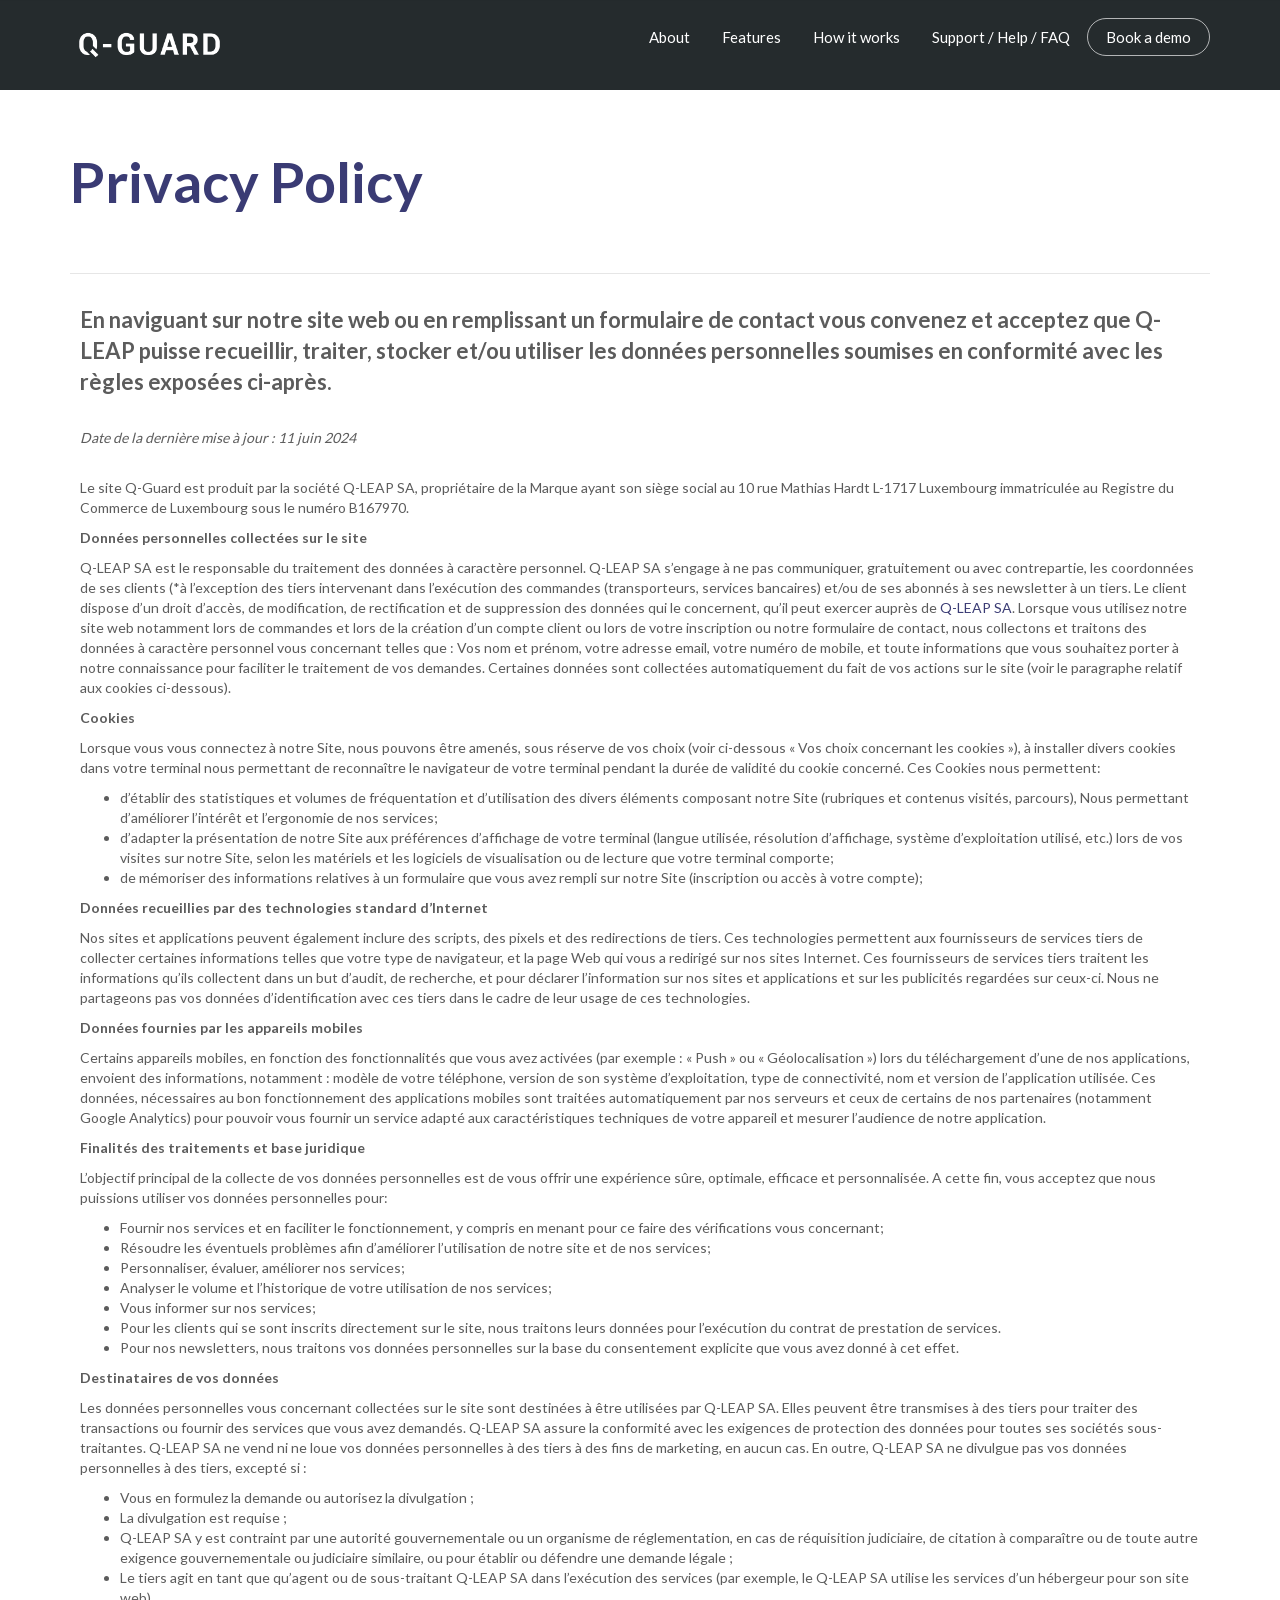
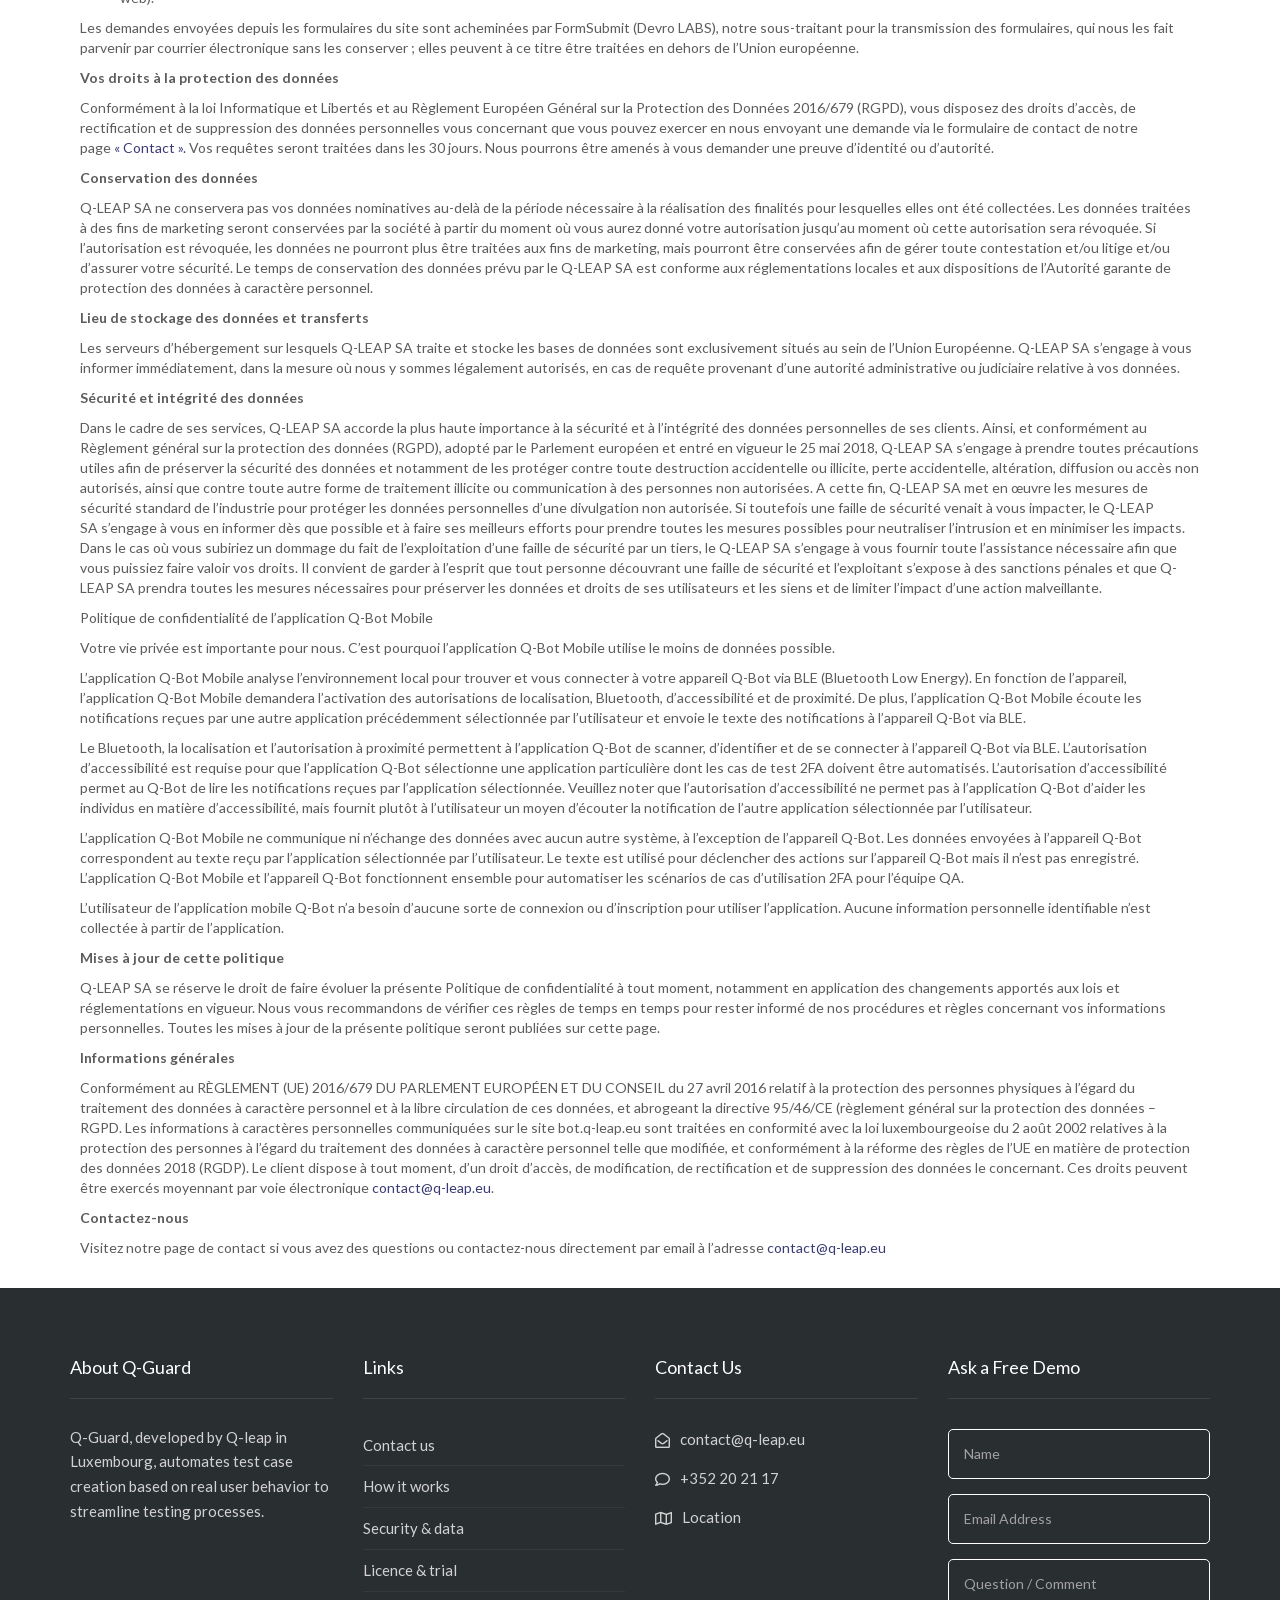
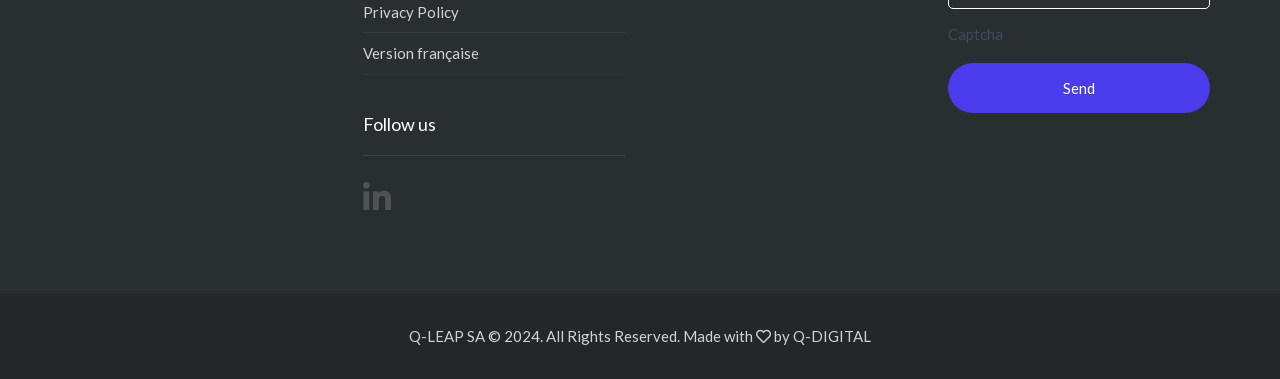
<file: privacy-policy/index.html>
<!DOCTYPE html>
<html lang="fr">
<head>
<meta charset="UTF-8" />
<meta name="viewport" content="width=device-width, initial-scale=1.0" />
<title>Privacy Policy &#8211; Q-Guard</title>
<meta name='robots' content='max-image-preview:large' />
<meta name="google-site-verification" content="v4WpWKIWD9j6FqzTJwfpg99kW1VIHUwOTy4-uyuuVHs" />
<meta name="description" content="Politique de confidentialité de Q-Guard (Q-Leap SA) : données personnelles collectées via le site et les formulaires, finalités, conservation et vos droits." />
<meta property="og:type" content="article" />
<meta property="og:title" content="Privacy Policy" />
<meta property="og:url" content="https://q-guard.app/privacy-policy/" />
<meta property="og:description" content="Politique de confidentialité de Q-Guard (Q-Leap SA) : données personnelles collectées via le site et les formulaires, finalités, conservation et vos droits." />
<meta property="article:published_time" content="2020-08-27T08:23:10+00:00" />
<meta property="article:modified_time" content="2024-07-01T21:30:21+00:00" />
<meta property="og:site_name" content="Q-Guard " />
<meta property="og:image" content="https://q-guard.app/assets/images/og-image-site-card.jpg" />
<meta property="og:image:width" content="1200" />
<meta property="og:image:height" content="630" />
<meta property="og:image:alt" content="" />
<meta property="og:locale" content="fr_FR" />
<meta name="twitter:text:title" content="Privacy Policy" />
<meta name="twitter:image" content="https://q-guard.app/assets/images/cropped-Q_01-4-1.png" />
<meta name="twitter:card" content="summary" />
<link rel="canonical" href="https://q-guard.app/privacy-policy/" />
<link rel="icon" href="../assets/images/cropped-Q_01-4-1.png" sizes="32x32" />
<link rel="icon" href="../assets/images/cropped-Q_01-4-1.png" sizes="192x192" />
<link rel="apple-touch-icon" href="../assets/images/cropped-Q_01-4-1.png" />
<link rel="stylesheet" href="../assets/css/main.css" />
<script type="application/ld+json">
{
 "@context": "https://schema.org",
 "@graph": [
  {
   "@type": "Organization",
   "@id": "https://q-leap.eu/#organization",
   "name": "Q-Leap SA",
   "url": "https://q-leap.eu/",
   "email": "contact@q-leap.eu",
   "telephone": "+352 20 21 17",
   "address": {
    "@type": "PostalAddress",
    "streetAddress": "10B Rue des Mérovingiens",
    "postalCode": "8070",
    "addressLocality": "Bertrange",
    "addressCountry": "LU"
   },
   "sameAs": [
    "https://www.linkedin.com/company/3037496/",
    "https://q-bot.eu/"
   ]
  },
  {
   "@type": "SoftwareApplication",
   "@id": "https://q-guard.app/#software",
   "name": "Q-Guard",
   "url": "https://q-guard.app/",
   "applicationCategory": "DeveloperApplication",
   "description": "Q-Guard observes how real users move through a web application and turns the journeys they repeat into test cases and test scripts for Selenium (Java, C#, Python, JavaScript), Robot Framework or Playwright (TypeScript). Installed on the customer's own servers.",
   "featureList": [
    "Test cases generated from real user journeys",
    "Test script export: Selenium (Java, C#, Python, JavaScript), Robot Framework, Playwright (TypeScript)",
    "On-premise installation, data kept on the customer's servers",
    "Password masking, optional anonymisation of user input"
   ],
   "publisher": {
    "@id": "https://q-leap.eu/#organization"
   },
   "sameAs": [
    "https://chromewebstore.google.com/detail/q-guard-test-runner/aefoifepleogeiicaclpdldfjppdpjbd"
   ]
  }
 ]
}
</script>
</head>
<body class="privacy-policy wp-singular page-template-default page page-id-12954 wp-custom-logo wp-theme-stratusx wp-child-theme-stratusx-child ehf-template-stratusx ehf-stylesheet-stratusx-child elementor-default elementor-kit-19626 elementor-page elementor-page-12954 th-sticky-header">
        <!-- Preloader Start -->
        <div id="loader-wrapper">
            <div id="loader"></div>
            <div class="loader-section section-left"></div>
            <div class="loader-section section-right"></div>
        </div>
        <!-- Preloader End -->
<header class="banner navbar navbar-default navbar-static-top dark-header" role="banner" >
    	<div class="container">
        <div class="navbar-header">
            <button type="button" class="navbar-toggle collapsed" data-toggle="collapse" data-target=".navbar-collapse">
                <span class="sr-only">Toggle navigation</span>
                <span class="icon-bar"></span>
                <span class="icon-bar"></span>
                <span class="icon-bar"></span>
            </button>
            <div id="logo">
                <a href="../">
                   	                    <img data-rjs="2" class="logo-main logo-reg" src="../assets/images/QGUARD-logo_white.png"  height='40' width='159'   alt="Q-Guard " />
				</a>
            </div>
        </div>
        <nav class="collapse navbar-collapse bs-navbar-collapse" role="navigation">
            <ul id="menu-stratus-one-page" class="nav navbar-nav"><li class="menu-item menu-item-type-post_type menu-item-object-page menu-item-20331"><a href="../about-us/">About</a></li>
<li class="menu-item menu-item-type-post_type menu-item-object-page menu-item-20210"><a href="../features/">Features</a></li>
<li class="menu-item menu-item-type-post_type menu-item-object-page"><a href="../how-it-works/">How it works</a></li>
<li class="menu-item menu-item-type-post_type menu-item-object-page menu-item-20051"><a href="../support-help-faq/">Support / Help / FAQ</a></li>
<li class="th-accent menu-item menu-item-type-custom menu-item-object-custom menu-item-19161"><a href="https://outlook.office.com/bookwithme/user/879a650824b34d0185ce7d5c9d61e335%40q-leap.eu/meetingtype/09705449-c7ee-4131-b1b9-3e961b18baf2?anonymous">Book a demo</a></li>
</ul>        </nav>
	</div>
</header>
  <div class="wrap" role="document">
    <div class="content">
<div class="inner-container">
	        <h1 class="entry-title">Privacy Policy</h1>
        <section class="content-editor">
    		<div data-elementor-type="wp-page" data-elementor-id="12954" class="elementor elementor-12954" data-elementor-post-type="page">
						<section class="elementor-section elementor-top-section elementor-element elementor-element-1d021aba elementor-section-full_width elementor-section-height-default elementor-section-height-default" data-id="1d021aba" data-element_type="section" data-e-type="section">
						<div class="elementor-container elementor-column-gap-default">
					<div class="elementor-column elementor-col-100 elementor-top-column elementor-element elementor-element-37811515" data-id="37811515" data-element_type="column" data-e-type="column">
			<div class="elementor-widget-wrap elementor-element-populated">
						<div class="elementor-element elementor-element-29053372 elementor-widget elementor-widget-text-editor" data-id="29053372" data-element_type="widget" data-e-type="widget" data-widget_type="text-editor.default">
				<div class="elementor-widget-container">
									<section class="elementor-section elementor-top-section elementor-element elementor-element-12177e9 elementor-section-boxed elementor-section-height-default elementor-section-height-default" data-id="12177e9" data-element_type="section"><div class="elementor-container elementor-column-gap-default"><div class="aux-parallax-section elementor-column elementor-col-100 elementor-top-column elementor-element elementor-element-9fb7722" data-id="9fb7722" data-element_type="column"><div class="elementor-widget-wrap elementor-element-populated"><div class="elementor-element elementor-element-ac6642a elementor-widget elementor-widget-text-editor" data-id="ac6642a" data-element_type="widget" data-widget_type="text-editor.default"><div class="elementor-widget-container"><h5><strong>En naviguant sur notre site web ou en remplissant un formulaire de contact vous convenez et acceptez que Q-LEAP puisse recueillir, traiter, stocker et/ou utiliser les données personnelles soumises en conformité avec les règles exposées ci-après. </strong></h5></div></div><div class="elementor-element elementor-element-041a71a elementor-widget elementor-widget-text-editor" data-id="041a71a" data-element_type="widget" data-widget_type="text-editor.default"><div class="elementor-widget-container"><p><em>Date de la dernière mise à jour : 11 juin 2024</em></p></div></div></div></div></div></section><section class="elementor-section elementor-top-section elementor-element elementor-element-bd79cbb elementor-section-boxed elementor-section-height-default elementor-section-height-default" data-id="bd79cbb" data-element_type="section"><div class="elementor-container elementor-column-gap-default"><div class="aux-parallax-section elementor-column elementor-col-100 elementor-top-column elementor-element elementor-element-bcb99a3" data-id="bcb99a3" data-element_type="column"><div class="elementor-widget-wrap elementor-element-populated"><div id="q-bot-mobile" class="elementor-element elementor-element-10d1202 elementor-widget elementor-widget-text-editor" data-id="10d1202" data-element_type="widget" data-widget_type="text-editor.default"><div class="elementor-widget-container"><p>Le site Q-Guard est produit par la société Q-LEAP SA, propriétaire de la Marque ayant son siège social au 10 rue Mathias Hardt L-1717 Luxembourg immatriculée au Registre du Commerce de Luxembourg sous le numéro B167970.</p><p><strong>Données personnelles collectées sur le site</strong></p><p>Q-LEAP SA est le responsable du traitement des données à caractère personnel. Q-LEAP SA s’engage à ne pas communiquer, gratuitement ou avec contrepartie, les coordonnées de ses clients (*à l’exception des tiers intervenant dans l’exécution des commandes (transporteurs, services bancaires) et/ou de ses abonnés à ses newsletter à un tiers. Le client dispose d’un droit d’accès, de modification, de rectification et de suppression des données qui le concernent, qu’il peut exercer auprès de <a href="http://www.q-leap.eu/">Q-LEAP SA</a>. Lorsque vous utilisez notre site web notamment lors de commandes et lors de la création d’un compte client ou lors de votre inscription ou notre formulaire de contact, nous collectons et traitons des données à caractère personnel vous concernant telles que : Vos nom et prénom, votre adresse email, votre numéro de mobile, et toute informations que vous souhaitez porter à notre connaissance pour faciliter le traitement de vos demandes. Certaines données sont collectées automatiquement du fait de vos actions sur le site (voir le paragraphe relatif aux cookies ci-dessous).</p><p><strong>Cookies</strong></p><p>Lorsque vous vous connectez à notre Site, nous pouvons être amenés, sous réserve de vos choix (voir ci-dessous « Vos choix concernant les cookies »), à installer divers cookies dans votre terminal nous permettant de reconnaître le navigateur de votre terminal pendant la durée de validité du cookie concerné. Ces Cookies nous permettent:</p><ul><li>d’établir des statistiques et volumes de fréquentation et d’utilisation des divers éléments composant notre Site (rubriques et contenus visités, parcours), Nous permettant d’améliorer l’intérêt et l’ergonomie de nos services;</li><li>d’adapter la présentation de notre Site aux préférences d’affichage de votre terminal (langue utilisée, résolution d’affichage, système d’exploitation utilisé, etc.) lors de vos visites sur notre Site, selon les matériels et les logiciels de visualisation ou de lecture que votre terminal comporte;</li><li>de mémoriser des informations relatives à un formulaire que vous avez rempli sur notre Site (inscription ou accès à votre compte);</li></ul><p><strong>Données recueillies par des technologies standard d’Internet</strong></p><p>Nos sites et applications peuvent également inclure des scripts, des pixels et des redirections de tiers. Ces technologies permettent aux fournisseurs de services tiers de collecter certaines informations telles que votre type de navigateur, et la page Web qui vous a redirigé sur nos sites Internet. Ces fournisseurs de services tiers traitent les informations qu’ils collectent dans un but d’audit, de recherche, et pour déclarer l’information sur nos sites et applications et sur les publicités regardées sur ceux-ci. Nous ne partageons pas vos données d’identification avec ces tiers dans le cadre de leur usage de ces technologies.</p><p><strong>Données fournies par les appareils mobiles</strong></p><p>Certains appareils mobiles, en fonction des fonctionnalités que vous avez activées (par exemple : « Push » ou « Géolocalisation ») lors du téléchargement d’une de nos applications, envoient des informations, notamment : modèle de votre téléphone, version de son système d’exploitation, type de connectivité, nom et version de l’application utilisée. Ces données, nécessaires au bon fonctionnement des applications mobiles sont traitées automatiquement par nos serveurs et ceux de certains de nos partenaires (notamment Google Analytics) pour pouvoir vous fournir un service adapté aux caractéristiques techniques de votre appareil et mesurer l’audience de notre application.</p><p><strong>Finalités des traitements et base juridique</strong></p><p>L’objectif principal de la collecte de vos données personnelles est de vous offrir une expérience sûre, optimale, efficace et personnalisée. A cette fin, vous acceptez que nous puissions utiliser vos données personnelles pour:</p><ul><li>Fournir nos services et en faciliter le fonctionnement, y compris en menant pour ce faire des vérifications vous concernant;</li><li>Résoudre les éventuels problèmes afin d’améliorer l’utilisation de notre site et de nos services;</li><li>Personnaliser, évaluer, améliorer nos services;</li><li>Analyser le volume et l’historique de votre utilisation de nos services;</li><li>Vous informer sur nos services;</li><li>Pour les clients qui se sont inscrits directement sur le site, nous traitons leurs données pour l’exécution du contrat de prestation de services.</li><li>Pour nos newsletters, nous traitons vos données personnelles sur la base du consentement explicite que vous avez donné à cet effet.</li></ul><p><strong>Destinataires de vos données</strong></p><p>Les données personnelles vous concernant collectées sur le site sont destinées à être utilisées par Q-LEAP SA. Elles peuvent être transmises à des tiers pour traiter des transactions ou fournir des services que vous avez demandés. Q-LEAP SA assure la conformité avec les exigences de protection des données pour toutes ses sociétés sous-traitantes. Q-LEAP SA ne vend ni ne loue vos données personnelles à des tiers à des fins de marketing, en aucun cas. En outre, Q-LEAP SA ne divulgue pas vos données personnelles à des tiers, excepté si :</p><ul><li>Vous en formulez la demande ou autorisez la divulgation ;</li><li>La divulgation est requise ;</li><li>Q-LEAP SA y est contraint par une autorité gouvernementale ou un organisme de réglementation, en cas de réquisition judiciaire, de citation à comparaître ou de toute autre exigence gouvernementale ou judiciaire similaire, ou pour établir ou défendre une demande légale ;</li><li>Le tiers agit en tant que qu’agent ou de sous-traitant Q-LEAP SA dans l’exécution des services (par exemple, le Q-LEAP SA utilise les services d’un hébergeur pour son site web).</li></ul><p>Les demandes envoyées depuis les formulaires du site sont acheminées par FormSubmit (Devro&nbsp;LABS), notre sous-traitant pour la transmission des formulaires, qui nous les fait parvenir par courrier électronique sans les conserver&nbsp;; elles peuvent à ce titre être traitées en dehors de l’Union européenne.</p><p><strong>Vos droits à la protection des données</strong></p><p>Conformément à la loi Informatique et Libertés et au Règlement Européen Général sur la Protection des Données 2016/679 (RGPD), vous disposez des droits d’accès, de rectification et de suppression des données personnelles vous concernant que vous pouvez exercer en nous envoyant une demande via le formulaire de contact de notre page<a href="../contact/"> « Contact ». </a>Vos requêtes seront traitées dans les 30 jours. Nous pourrons être amenés à vous demander une preuve d’identité ou d’autorité.</p><p><strong>Conservation des données</strong></p><p>Q-LEAP SA ne conservera pas vos données nominatives au-delà de la période nécessaire à la réalisation des finalités pour lesquelles elles ont été collectées. Les données traitées à des fins de marketing seront conservées par la société à partir du moment où vous aurez donné votre autorisation jusqu’au moment où cette autorisation sera révoquée. Si l’autorisation est révoquée, les données ne pourront plus être traitées aux fins de marketing, mais pourront être conservées afin de gérer toute contestation et/ou litige et/ou d’assurer votre sécurité. Le temps de conservation des données prévu par le Q-LEAP SA est conforme aux réglementations locales et aux dispositions de l’Autorité garante de protection des données à caractère personnel.</p><p><strong>Lieu de stockage des données et transferts</strong></p><p>Les serveurs d’hébergement sur lesquels Q-LEAP SA traite et stocke les bases de données sont exclusivement situés au sein de l’Union Européenne. Q-LEAP SA s’engage à vous informer immédiatement, dans la mesure où nous y sommes légalement autorisés, en cas de requête provenant d’une autorité administrative ou judiciaire relative à vos données.</p><p><strong>Sécurité et intégrité des données</strong></p><p>Dans le cadre de ses services, Q-LEAP SA accorde la plus haute importance à la sécurité et à l’intégrité des données personnelles de ses clients. Ainsi, et conformément au Règlement général sur la protection des données (RGPD), adopté par le Parlement européen et entré en vigueur le 25 mai 2018, Q-LEAP SA s’engage à prendre toutes précautions utiles afin de préserver la sécurité des données et notamment de les protéger contre toute destruction accidentelle ou illicite, perte accidentelle, altération, diffusion ou accès non autorisés, ainsi que contre toute autre forme de traitement illicite ou communication à des personnes non autorisées. A cette fin, Q-LEAP SA met en œuvre les mesures de sécurité standard de l’industrie pour protéger les données personnelles d’une divulgation non autorisée. Si toutefois une faille de sécurité venait à vous impacter, le Q-LEAP SA s’engage à vous en informer dès que possible et à faire ses meilleurs efforts pour prendre toutes les mesures possibles pour neutraliser l’intrusion et en minimiser les impacts. Dans le cas où vous subiriez un dommage du fait de l’exploitation d’une faille de sécurité par un tiers, le Q-LEAP SA s’engage à vous fournir toute l’assistance nécessaire afin que vous puissiez faire valoir vos droits. Il convient de garder à l’esprit que tout personne découvrant une faille de sécurité et l’exploitant s’expose à des sanctions pénales et que Q-LEAP SA prendra toutes les mesures nécessaires pour préserver les données et droits de ses utilisateurs et les siens et de limiter l’impact d’une action malveillante.</p><p>Politique de confidentialité de l’application Q-Bot Mobile</p><p>Votre vie privée est importante pour nous. C’est pourquoi l’application Q-Bot Mobile utilise le moins de données possible.</p><p>L’application Q-Bot Mobile analyse l’environnement local pour trouver et vous connecter à votre appareil Q-Bot via BLE (Bluetooth Low Energy). En fonction de l’appareil, l’application Q-Bot Mobile demandera l’activation des autorisations de localisation, Bluetooth, d’accessibilité et de proximité. De plus, l’application Q-Bot Mobile écoute les notifications reçues par une autre application précédemment sélectionnée par l’utilisateur et envoie le texte des notifications à l’appareil Q-Bot via BLE.</p><p>Le Bluetooth, la localisation et l’autorisation à proximité permettent à l’application Q-Bot de scanner, d’identifier et de se connecter à l’appareil Q-Bot via BLE. L’autorisation d’accessibilité est requise pour que l’application Q-Bot sélectionne une application particulière dont les cas de test 2FA doivent être automatisés. L’autorisation d’accessibilité permet au Q-Bot de lire les notifications reçues par l’application sélectionnée. Veuillez noter que l’autorisation d’accessibilité ne permet pas à l’application Q-Bot d’aider les individus en matière d’accessibilité, mais fournit plutôt à l’utilisateur un moyen d’écouter la notification de l’autre application sélectionnée par l’utilisateur.</p><p>L’application Q-Bot Mobile ne communique ni n’échange des données avec aucun autre système, à l’exception de l’appareil Q-Bot. Les données envoyées à l’appareil Q-Bot correspondent au texte reçu par l’application sélectionnée par l’utilisateur. Le texte est utilisé pour déclencher des actions sur l’appareil Q-Bot mais il n’est pas enregistré. L’application Q-Bot Mobile et l’appareil Q-Bot fonctionnent ensemble pour automatiser les scénarios de cas d’utilisation 2FA pour l’équipe QA.</p><p>L’utilisateur de l’application mobile Q-Bot n’a besoin d’aucune sorte de connexion ou d’inscription pour utiliser l’application. Aucune information personnelle identifiable n’est collectée à partir de l’application.</p><p><strong>Mises à jour de cette politique</strong></p><p>Q-LEAP SA se réserve le droit de faire évoluer la présente Politique de confidentialité à tout moment, notamment en application des changements apportés aux lois et réglementations en vigueur. Nous vous recommandons de vérifier ces règles de temps en temps pour rester informé de nos procédures et règles concernant vos informations personnelles. Toutes les mises à jour de la présente politique seront publiées sur cette page.</p><p><strong>Informations générales</strong></p><p>Conformément au RÈGLEMENT (UE) 2016/679 DU PARLEMENT EUROPÉEN ET DU CONSEIL du 27 avril 2016 relatif à la protection des personnes physiques à l’égard du traitement des données à caractère personnel et à la libre circulation de ces données, et abrogeant la directive 95/46/CE (règlement général sur la protection des données – RGPD. Les informations à caractères personnelles communiquées sur le site bot.q-leap.eu sont traitées en conformité avec la loi luxembourgeoise du 2 août 2002 relatives à la protection des personnes à l’égard du traitement des données à caractère personnel telle que modifiée, et conformément à la réforme des règles de l’UE en matière de protection des données 2018 (RGDP). Le client dispose à tout moment, d’un droit d’accès, de modification, de rectification et de suppression des données le concernant. Ces droits peuvent être exercés moyennant par voie électronique <a href="mailto:contact@q-leap.eu">contact@q-leap.eu</a>.</p><p><strong>Contactez-nous</strong></p><p>Visitez notre page de contact si vous avez des questions ou contactez-nous directement par email à l’adresse <a href="mailto:contact@q-leap.eu">contact@q-leap.eu</a></p></div></div></div></div></div></section>								</div>
				</div>
					</div>
		</div>
					</div>
		</section>
				</div>
		    </section>    
	<div class="container">        <div class="row">
			<div class="col-md-12">
            </div>
        </div>
    </div>    
    </div>
    </div>
  </div>
<div class="prefooter"></div>
<footer class="footer" role="contentinfo">
	<div class="container">
							<div class="footer-widgets row th-widget-area">
              	                    <div class="footer-area-1 col-md-3 col-sm-6">
                    <section class="widget text-2 widget_text"><div class="widget-inner"><h3 class="widget-title">About Q-Guard</h3>			<div class="textwidget"><p>Q-Guard, developed by <a href="http://q-leap.eu">Q-leap</a> in Luxembourg, automates test case creation based on real user behavior to streamline testing processes.</p>
</div>
		</div></section>                    </div>
                                                    <div class="footer-area-2 col-md-3 col-sm-6">
                    <section class="widget nav_menu-2 widget_nav_menu"><div class="widget-inner"><h3 class="widget-title">Links</h3><div class="menu-links-container"><ul id="menu-links" class="menu"><li class="menu-item menu-item-type-post_type menu-item-object-page menu-item-20839"><a href="../contact/">Contact us</a></li>
<li class="menu-item menu-item-type-post_type menu-item-object-page"><a href="../how-it-works/">How it works</a></li>
<li class="menu-item menu-item-type-post_type menu-item-object-page"><a href="../security-and-data/">Security &amp; data</a></li>
<li class="menu-item menu-item-type-post_type menu-item-object-page"><a href="../licence-and-trial/">Licence &amp; trial</a></li>
<li class="menu-item menu-item-type-post_type menu-item-object-page menu-item-privacy-policy current-menu-item page_item page-item-12954 current_page_item menu-item-20838"><a rel="privacy-policy" href="../privacy-policy/" aria-current="page">Privacy Policy</a></li>
<li class="menu-item menu-item-type-custom"><a href="../fr/" hreflang="fr" lang="fr">Version française</a></li>
</ul></div></div></section>
        		<section class="widget widget-social">
    		<div class="widget-inner">
        		                <h3 class="widget-title">Follow us</h3>
                        			<div class="soc-widget">
        			<a target=_blank rel=noopener aria-label='Q-Leap sur LinkedIn' href='https://www.linkedin.com/company/3037496/'><i class='fa fa-linkedin'></i></a>           			</div>
    			</div>
		</section>
		                    </div>
                                                     <div class="footer-area-3 col-md-3 col-sm-6">
				<section class="widget widget-th-contact-info">
			<div class="widget-inner">
									<h3 class="widget-title">Contact Us</h3>
								<div class="th-contact-info-widget">
					<div class='icon-blocks'><div class="icon-block"><p><a target='_blank' href='mailto:contact@q-leap.eu'><i class='fa fa-envelope-open-o'></i><span>contact@q-leap.eu</span></a></p></div><div class="icon-block"><p><a target='_blank' href='tel:00352%20202117'><i class='fa fa-comment-o'></i><span>+352 20 21 17</span></a></p></div><div class="icon-block"><p><a  href='https://www.google.com/maps/search/?api=1&amp;query=Q-Leap%2C%2010B%20Rue%20des%20M%C3%A9rovingiens%2C%208070%20Bertrange%2C%20Luxembourg'><i class='fa fa-map-o'></i><span>Location</span></a></p></div></div>				</div>
			</div>
		</section>
		                    </div>
                                                     <div class="footer-area-4 col-md-3 col-sm-6">
                    <section class="widget frm_show_form-9 widget_frm_show_form"><div class="widget-inner"><div class="frm_form_widget"><h3 class="widget-title">Ask a Free Demo </h3><div class="frm_forms  with_frm_style frm_style_formidable-style" id="frm_form_2_container" >
<form enctype="multipart/form-data" method="post" class="frm-show-form " id="form_2ssykv" data-endpoint="https://formsubmit.co/ajax/contact@q-leap.eu" >
<input type="hidden" name="_subject" value="Q-Guard website: demo request" />
<input type="hidden" name="_captcha" value="false" />
<input type="hidden" name="_template" value="table" />
<div class="frm_form_fields ">
<fieldset>
<div class="frm_fields_container">
<div id="frm_field_6_container" class="frm_form_field form-field  frm_none_container">
    <label for="field_qy05f8" class="frm_primary_label">Name
        <span class="frm_required"></span>
    </label>
    <input type="text" id="field_qy05f8" name="item_meta[6]" value=""  placeholder="Name" data-invmsg="Name est non valide" aria-invalid="false"  />
</div>
<div id="frm_field_7_container" class="frm_form_field form-field  frm_required_field frm_none_container">
    <label for="field_3asv29" class="frm_primary_label">Email Address
        <span class="frm_required">*</span>
    </label>
    <input type="text" id="field_3asv29" name="item_meta[7]" value=""  placeholder="Email Address" data-reqmsg="Email Address cannot be blank." aria-required="true" data-invmsg="Email Address est non valide" aria-invalid="false"  />
</div>
<div id="frm_field_8_container" class="frm_form_field form-field  frm_required_field frm_none_container">
    <label for="field_2ywico" class="frm_primary_label">Question / Comment
        <span class="frm_required">*</span>
    </label>
    <input type="text" id="field_2ywico" name="item_meta[8]" value=""  placeholder="Question / Comment" data-reqmsg="Question / Comment cannot be blank." aria-required="true" data-invmsg="Question / Comment est non valide" aria-invalid="false"  />
</div>
<div id="frm_field_54_container" class="frm_form_field form-field  frm_top_container">
	<span id="field_lclob_label" class="frm_primary_label">Captcha
		<span class="frm_required" aria-hidden="true"></span>
	</span>
	<div  id="field_lclob" class="frm-g-recaptcha" data-sitekey="6LdvlHwqAAAAAGcoGEBUJCWIgnOwrMpUjiHdtK4B" data-size="normal" data-theme="dark"></div>
</div>
<div id="frm_field_45_container" class="frm_form_field form-field ">
	<div class="frm_submit">
<input type="submit" value="Send"  />
<img class="frm_ajax_loading" src="../assets/images/ajax_loader.gif" alt="Sending" style="visibility:hidden;" />
</div>
</div>
			<div id="frm_field_56_container">
			<label for="field_bcrvb" >
				Si vous êtes un humain, ne remplissez pas ce champ.			</label>
			<input  id="field_bcrvb" type="text" class="frm_form_field form-field frm_verify" name="item_meta[56]" value=""  />
		</div>
		<input name="frm_state" type="hidden" value="6TkuA9GDXQXvAI/4TGyPIY0uor/TvdIhtUpYeRNqOxs=" /></div>
</fieldset>
</div>
</form>
</div>
</div></div></section>                    </div>
                				</div>
			    </div>
    <div class="footer-btm-bar">        
        <div class="container">    
            <div class="footer-copyright row">
                <div class="col-xs-12">
                    <p>  <span class="footer_credit">Q-LEAP SA © 2024. All Rights Reserved. Made with <i class="fa fa-heart-o"></i> by <a href="https://digital.q-leap.eu/">Q-DIGITAL</a></span></p>
                </div>
            </div>
        </div>
    </div>
</footer>
<script src="https://cdn.jsdelivr.net/npm/swiper@8.4.5/swiper-bundle.min.js" defer></script>
<script src="../assets/js/main.js" defer></script>
</body>
</html>
</file>
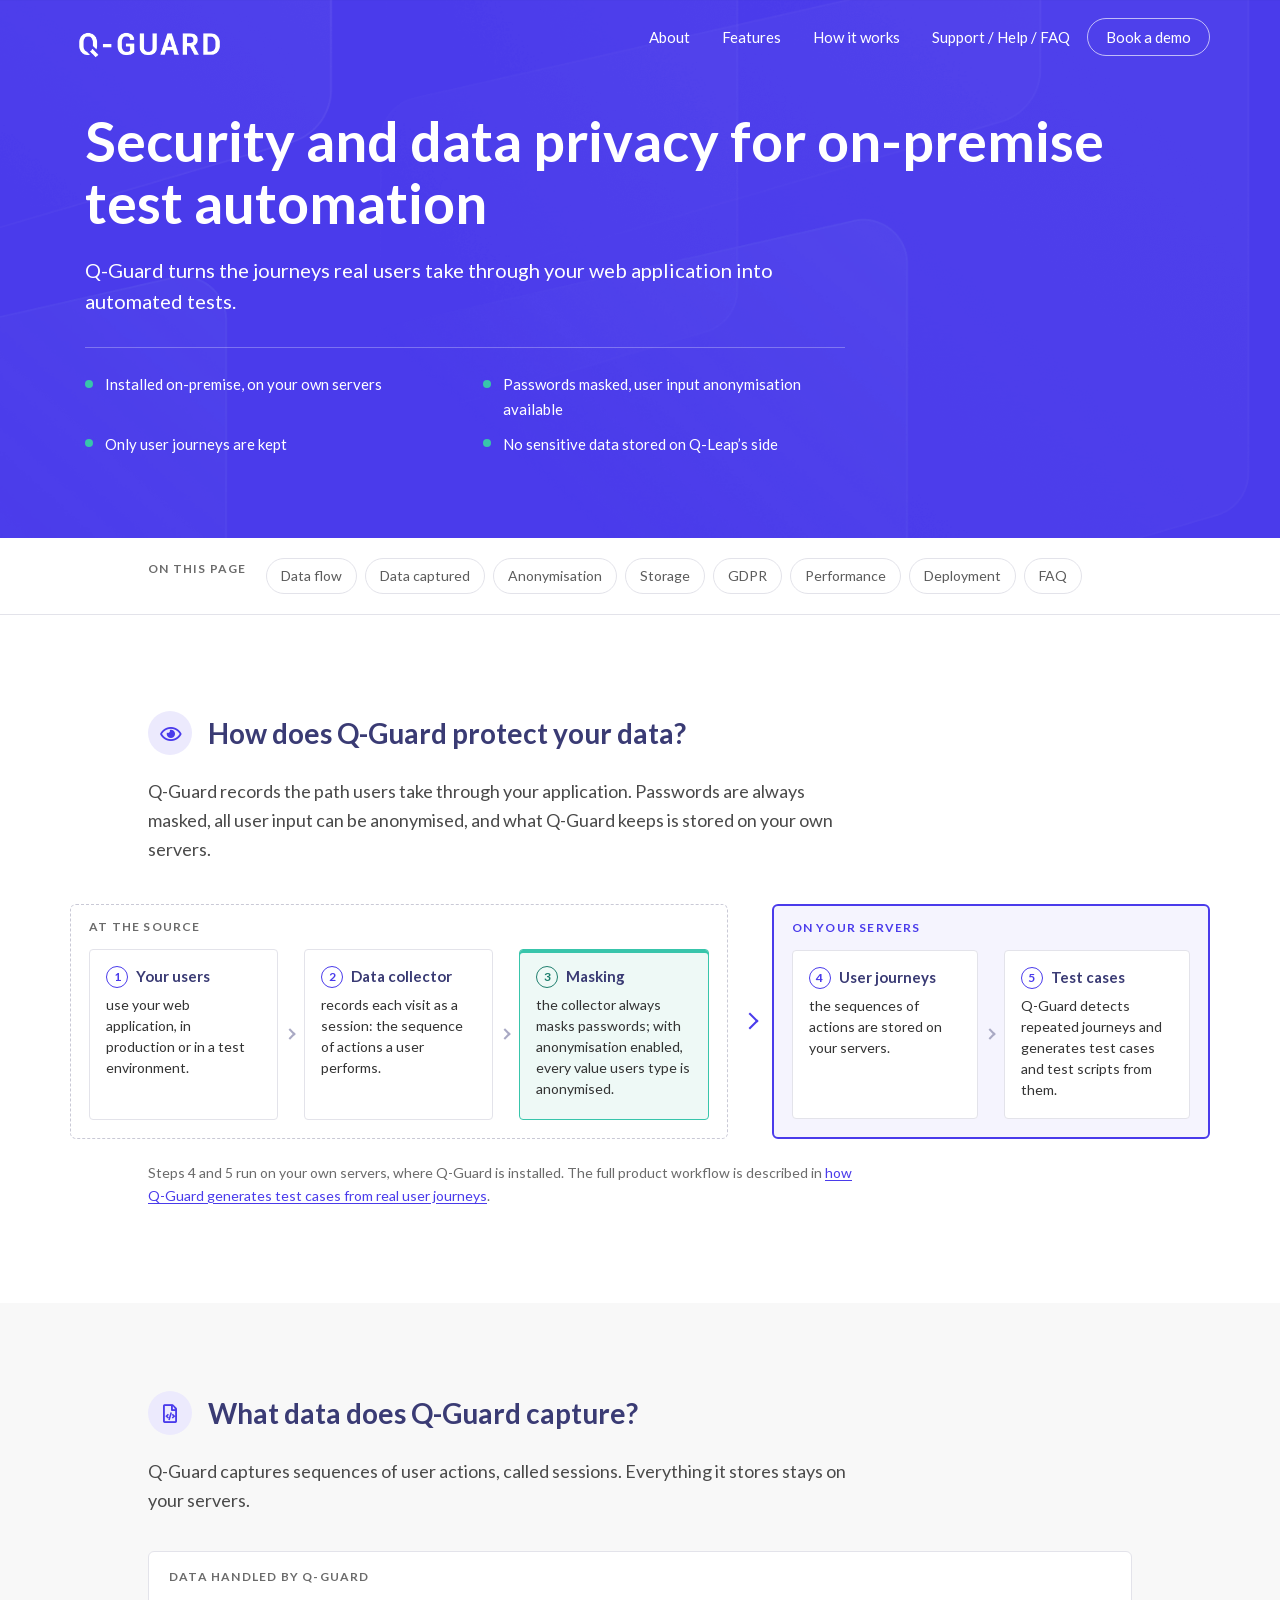
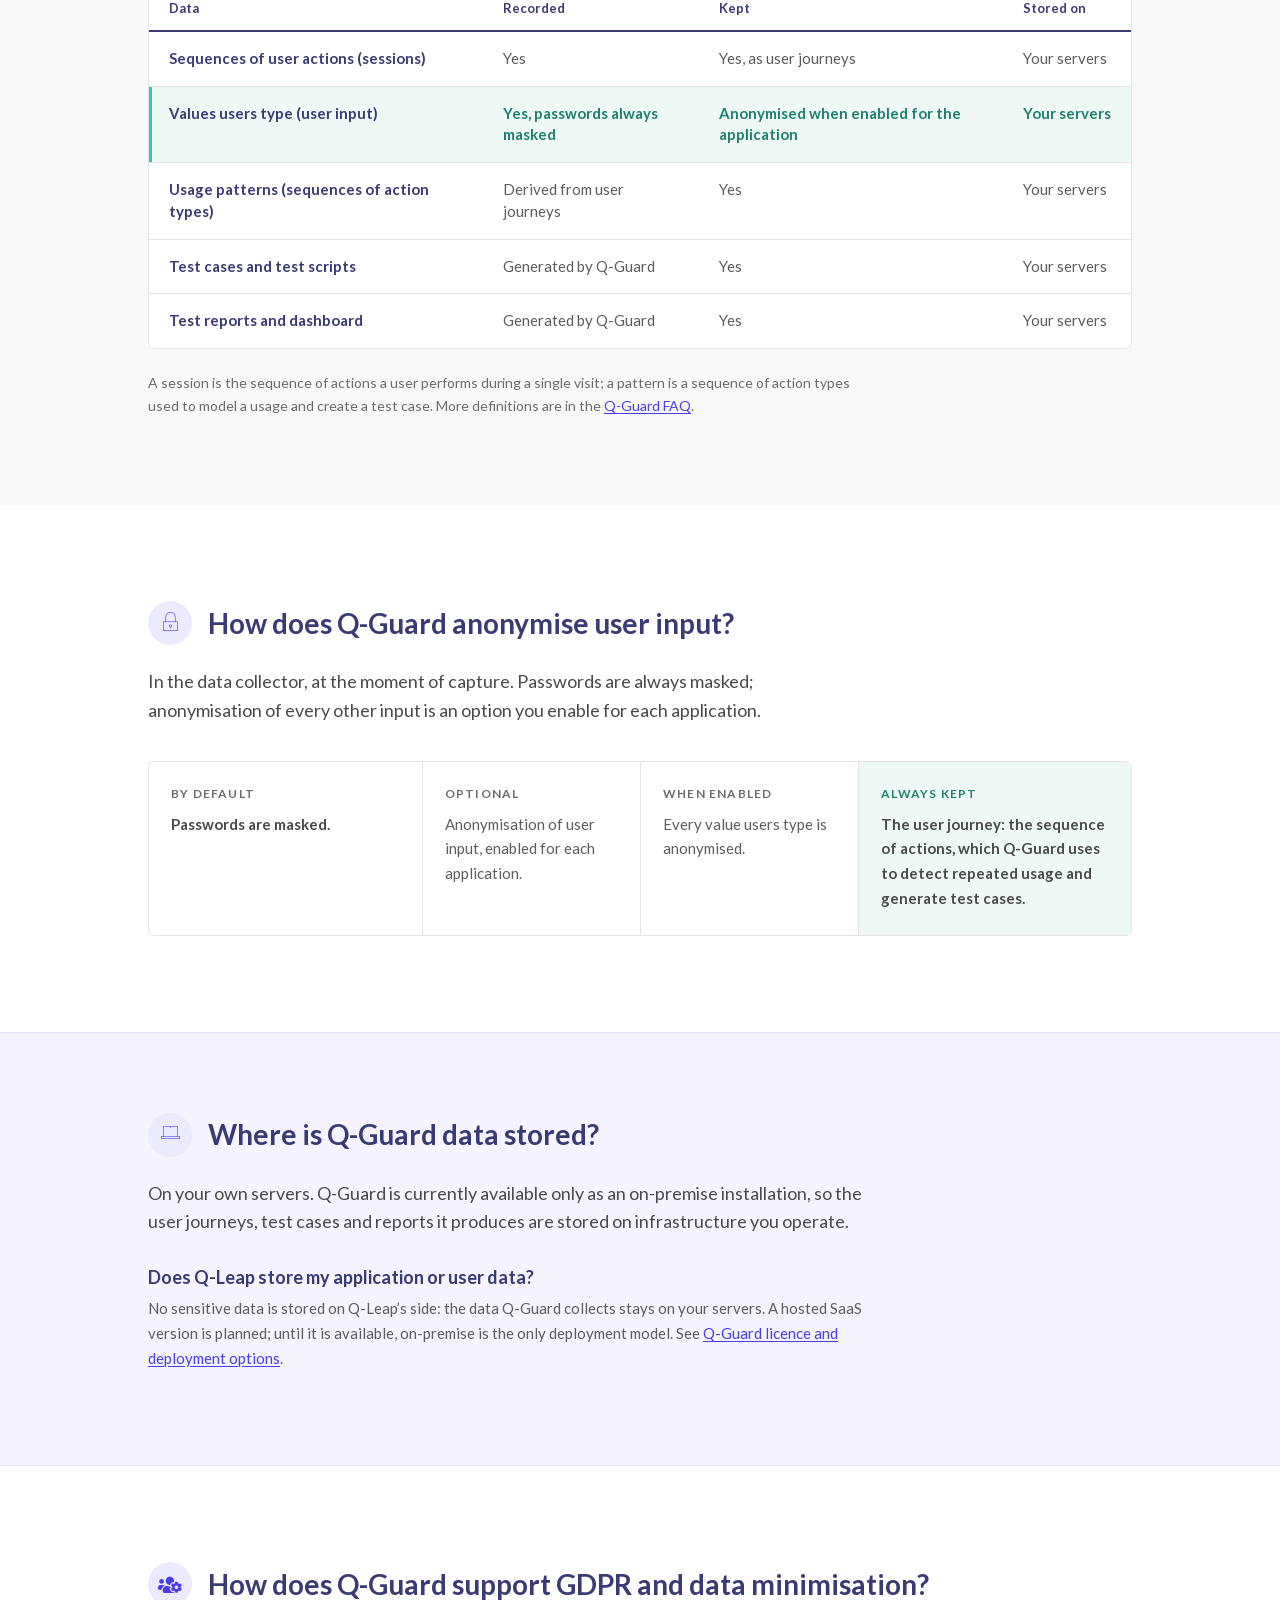
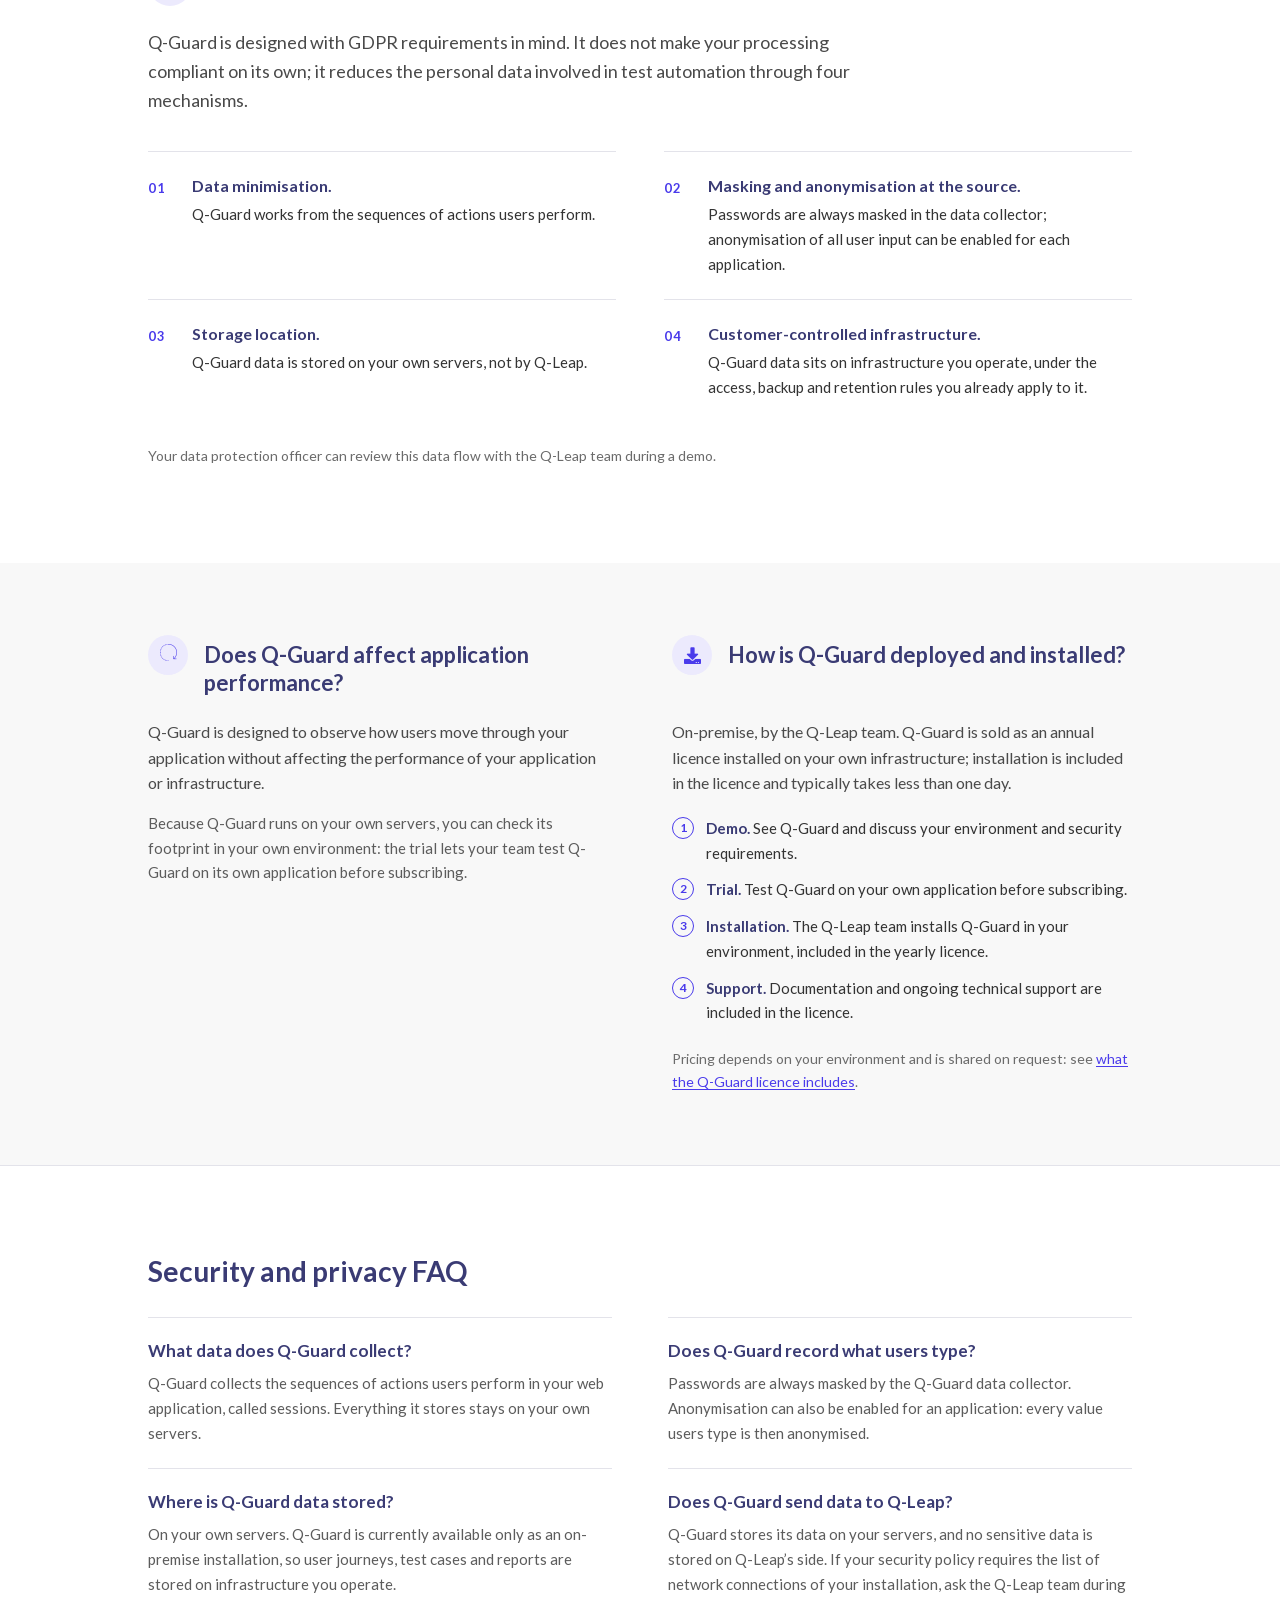
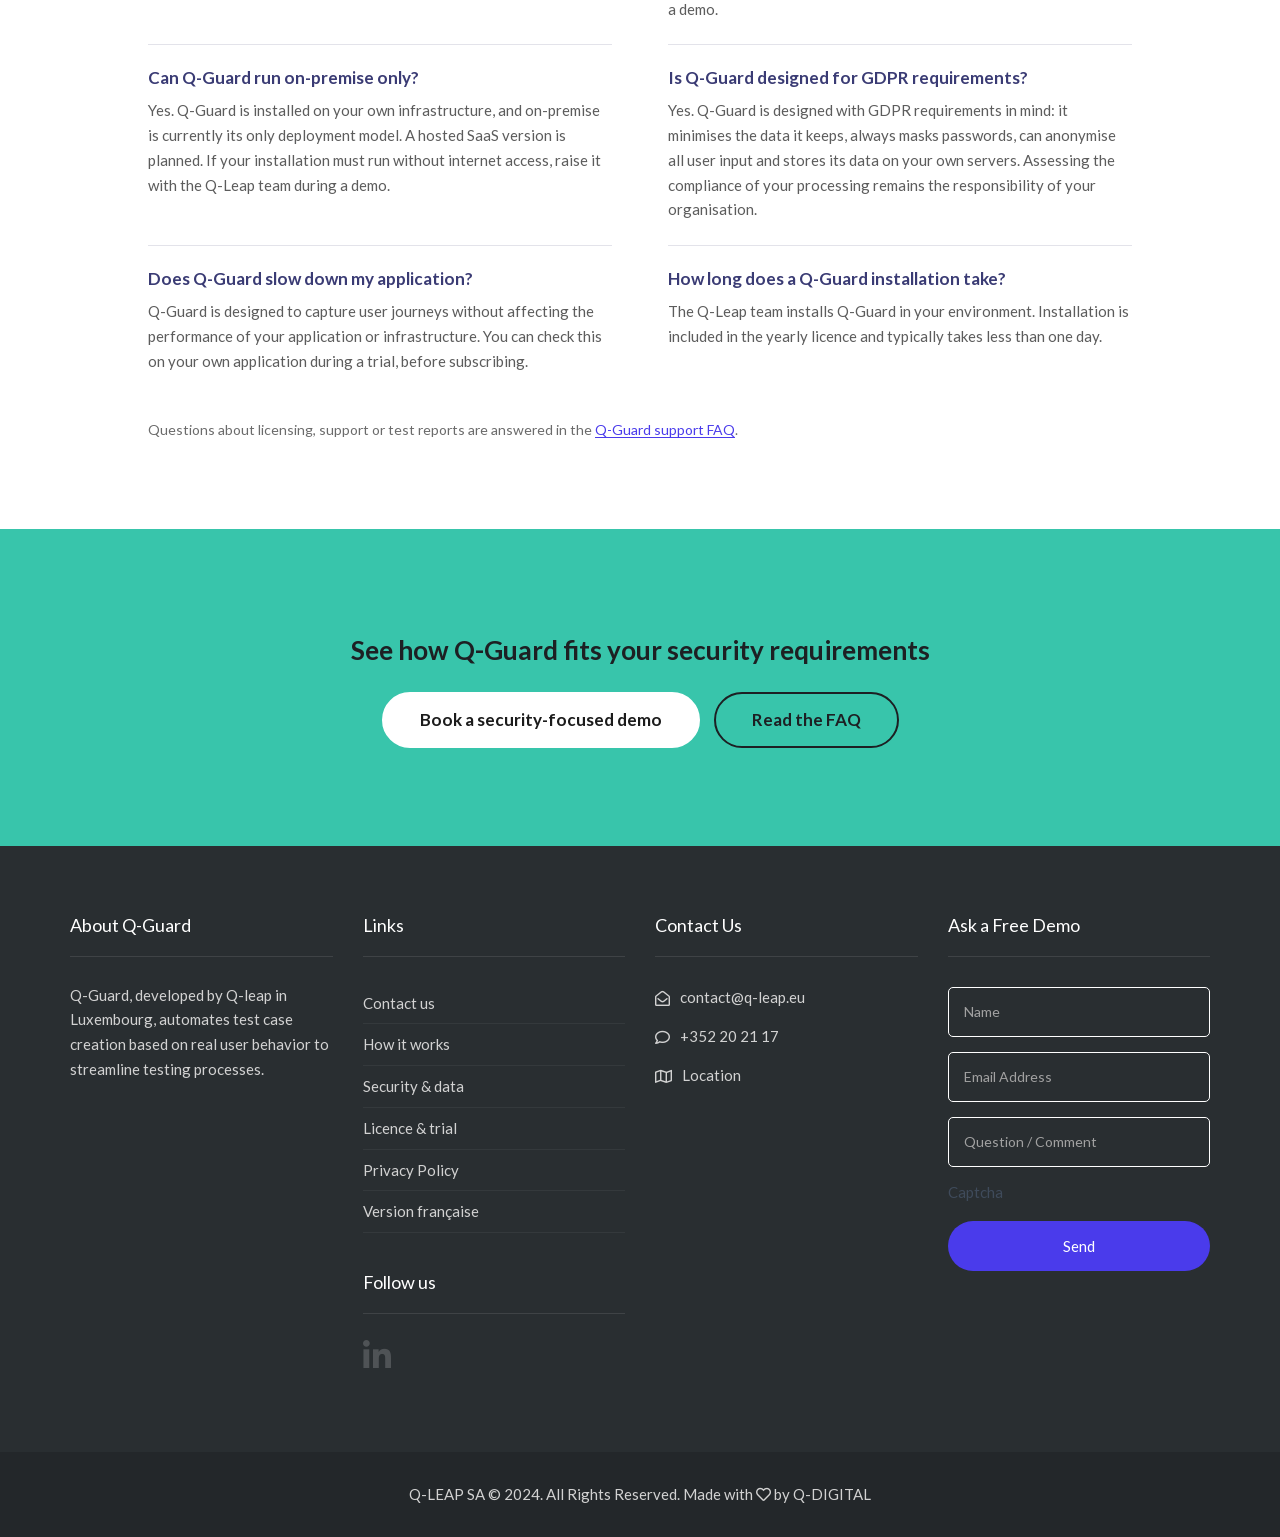
<file: security-and-data/index.html>
<!DOCTYPE html>
<html lang="en">
<head>
<meta charset="UTF-8" />
<meta name="viewport" content="width=device-width, initial-scale=1.0" />
<title>Q-Guard security and data privacy: on-premise test automation</title>
<meta name='robots' content='max-image-preview:large' />
<meta name="google-site-verification" content="v4WpWKIWD9j6FqzTJwfpg99kW1VIHUwOTy4-uyuuVHs" />
<meta name="description" content="How Q-Guard handles data: passwords are always masked, user input can be anonymised, and everything is stored on your own servers." />
<meta property="og:type" content="website" />
<meta property="og:title" content="Q-Guard security and data privacy: on-premise test automation" />
<meta property="og:url" content="https://q-guard.app/security-and-data/" />
<meta property="og:description" content="How Q-Guard handles data: passwords are always masked, user input can be anonymised, and everything is stored on your own servers." />
<meta property="og:site_name" content="Q-Guard " />
<meta property="og:image" content="https://q-guard.app/assets/images/imac-mockup-with-a-backdrop-a12634-2.png" />
<meta property="og:image:width" content="1920" />
<meta property="og:image:height" content="1440" />
<meta property="og:image:alt" content="Q-Guard dashboard with action types, patterns, test cases and test reports" />
<meta property="og:locale" content="en_GB" />
<meta name="twitter:text:title" content="Q-Guard security and data privacy: on-premise test automation" />
<meta name="twitter:image" content="https://q-guard.app/assets/images/imac-mockup-with-a-backdrop-a12634-2.png" />
<meta name="twitter:card" content="summary_large_image" />
<link rel="canonical" href="https://q-guard.app/security-and-data/" />
<link rel="icon" href="../assets/images/cropped-Q_01-4-1.png" sizes="32x32" />
<link rel="icon" href="../assets/images/cropped-Q_01-4-1.png" sizes="192x192" />
<link rel="apple-touch-icon" href="../assets/images/cropped-Q_01-4-1.png" />
<link rel="stylesheet" href="../assets/css/main.css" />
<script type="application/ld+json">
{
 "@context": "https://schema.org",
 "@graph": [
  {
   "@type": "Organization",
   "@id": "https://q-leap.eu/#organization",
   "name": "Q-Leap SA",
   "url": "https://q-leap.eu/",
   "email": "contact@q-leap.eu",
   "telephone": "+352 20 21 17",
   "address": {
    "@type": "PostalAddress",
    "streetAddress": "10B Rue des Mérovingiens",
    "postalCode": "8070",
    "addressLocality": "Bertrange",
    "addressCountry": "LU"
   },
   "sameAs": [
    "https://www.linkedin.com/company/3037496/",
    "https://q-bot.eu/"
   ]
  },
  {
   "@type": "SoftwareApplication",
   "@id": "https://q-guard.app/#software",
   "name": "Q-Guard",
   "url": "https://q-guard.app/",
   "applicationCategory": "DeveloperApplication",
   "description": "Q-Guard observes how real users move through a web application and turns the journeys they repeat into test cases and test scripts for Selenium (Java, C#, Python, JavaScript), Robot Framework or Playwright (TypeScript). Installed on the customer's own servers.",
   "featureList": [
    "Test cases generated from real user journeys",
    "Test script export: Selenium (Java, C#, Python, JavaScript), Robot Framework, Playwright (TypeScript)",
    "On-premise installation, data kept on the customer's servers",
    "Password masking, optional anonymisation of user input"
   ],
   "publisher": {
    "@id": "https://q-leap.eu/#organization"
   },
   "sameAs": [
    "https://chromewebstore.google.com/detail/q-guard-test-runner/aefoifepleogeiicaclpdldfjppdpjbd"
   ]
  },
  {
   "@type": "WebPage",
   "@id": "https://q-guard.app/security-and-data/#webpage",
   "url": "https://q-guard.app/security-and-data/",
   "name": "Q-Guard security and data privacy: on-premise test automation",
   "description": "How Q-Guard handles data: passwords are always masked, user input can be anonymised, and everything is stored on your own servers.",
   "inLanguage": "en-GB",
   "about": {
    "@id": "https://q-guard.app/#software"
   },
   "publisher": {
    "@id": "https://q-leap.eu/#organization"
   },
   "breadcrumb": {
    "@id": "https://q-guard.app/security-and-data/#breadcrumb"
   },
   "dateModified": "2026-10-08"
  },
  {
   "@type": "BreadcrumbList",
   "@id": "https://q-guard.app/security-and-data/#breadcrumb",
   "itemListElement": [
    {
     "@type": "ListItem",
     "position": 1,
     "name": "Q-Guard",
     "item": "https://q-guard.app/"
    },
    {
     "@type": "ListItem",
     "position": 2,
     "name": "Security & data",
     "item": "https://q-guard.app/security-and-data/"
    }
   ]
  },
  {
   "@type": "FAQPage",
   "@id": "https://q-guard.app/security-and-data/#faq",
   "isPartOf": {
    "@id": "https://q-guard.app/security-and-data/#webpage"
   },
   "mainEntity": [
    {
     "@type": "Question",
     "name": "What data does Q-Guard collect?",
     "acceptedAnswer": {
      "@type": "Answer",
      "text": "Q-Guard collects the sequences of actions users perform in your web application, called sessions. Everything it stores stays on your own servers."
     }
    },
    {
     "@type": "Question",
     "name": "Does Q-Guard record what users type?",
     "acceptedAnswer": {
      "@type": "Answer",
      "text": "Passwords are always masked by the Q-Guard data collector. Anonymisation can also be enabled for an application: every value users type is then anonymised."
     }
    },
    {
     "@type": "Question",
     "name": "Where is Q-Guard data stored?",
     "acceptedAnswer": {
      "@type": "Answer",
      "text": "On your own servers. Q-Guard is currently available only as an on-premise installation, so user journeys, test cases and reports are stored on infrastructure you operate."
     }
    },
    {
     "@type": "Question",
     "name": "Does Q-Guard send data to Q-Leap?",
     "acceptedAnswer": {
      "@type": "Answer",
      "text": "Q-Guard stores its data on your servers, and no sensitive data is stored on Q-Leap’s side. If your security policy requires the list of network connections of your installation, ask the Q-Leap team during a demo."
     }
    },
    {
     "@type": "Question",
     "name": "Can Q-Guard run on-premise only?",
     "acceptedAnswer": {
      "@type": "Answer",
      "text": "Yes. Q-Guard is installed on your own infrastructure, and on-premise is currently its only deployment model. A hosted SaaS version is planned. If your installation must run without internet access, raise it with the Q-Leap team during a demo."
     }
    },
    {
     "@type": "Question",
     "name": "Is Q-Guard designed for GDPR requirements?",
     "acceptedAnswer": {
      "@type": "Answer",
      "text": "Yes. Q-Guard is designed with GDPR requirements in mind: it minimises the data it keeps, always masks passwords, can anonymise all user input and stores its data on your own servers. Assessing the compliance of your processing remains the responsibility of your organisation."
     }
    },
    {
     "@type": "Question",
     "name": "Does Q-Guard slow down my application?",
     "acceptedAnswer": {
      "@type": "Answer",
      "text": "Q-Guard is designed to capture user journeys without affecting the performance of your application or infrastructure. You can check this on your own application during a trial, before subscribing."
     }
    },
    {
     "@type": "Question",
     "name": "How long does a Q-Guard installation take?",
     "acceptedAnswer": {
      "@type": "Answer",
      "text": "The Q-Leap team installs Q-Guard in your environment. Installation is included in the yearly licence and typically takes less than one day."
     }
    }
   ]
  }
 ]
}
</script>
</head>
<body class="wp-singular page-template-default page page-id-19264 wp-custom-logo wp-theme-stratusx wp-child-theme-stratusx-child ehf-template-stratusx ehf-stylesheet-stratusx-child elementor-default elementor-kit-19626 elementor-page elementor-page-19264 th-sticky-header">
        <!-- Preloader Start -->
        <div id="loader-wrapper">
            <div id="loader"></div>
            <div class="loader-section section-left"></div>
            <div class="loader-section section-right"></div>
        </div>
        <!-- Preloader End -->
<header class="banner navbar navbar-default navbar-static-top dark-header" role="banner" data-transparent-header="true">
    	<div class="container">
        <div class="navbar-header">
            <button type="button" class="navbar-toggle collapsed" data-toggle="collapse" data-target=".navbar-collapse">
                <span class="sr-only">Toggle navigation</span>
                <span class="icon-bar"></span>
                <span class="icon-bar"></span>
                <span class="icon-bar"></span>
            </button>
            <div id="logo">
                <a href="../">
                   	                        <img data-rjs="2" class="logo-trans logo-reg" src="../assets/images/QGUARD-logo_white.png"  height='40' width='159'  alt="Q-Guard " />
                                        <img data-rjs="2" class="logo-main logo-reg" src="../assets/images/QGUARD-logo_white.png"  height='40' width='159'   alt="Q-Guard " />
				</a>
            </div>
        </div>
        <nav class="collapse navbar-collapse bs-navbar-collapse" role="navigation">
            <ul id="menu-stratus-one-page" class="nav navbar-nav"><li class="menu-item menu-item-type-post_type menu-item-object-page menu-item-20331"><a href="../about-us/">About</a></li>
<li class="menu-item menu-item-type-post_type menu-item-object-page menu-item-20210"><a href="../features/">Features</a></li>
<li class="menu-item menu-item-type-post_type menu-item-object-page"><a href="../how-it-works/">How it works</a></li>
<li class="menu-item menu-item-type-post_type menu-item-object-page menu-item-20051"><a href="../support-help-faq/">Support / Help / FAQ</a></li>
<li class="th-accent menu-item menu-item-type-custom menu-item-object-custom menu-item-19161"><a href="https://outlook.office.com/bookwithme/user/879a650824b34d0185ce7d5c9d61e335%40q-leap.eu/meetingtype/09705449-c7ee-4131-b1b9-3e961b18baf2?anonymous">Book a demo</a></li>
</ul>        </nav>
	</div>
</header>
  <div class="wrap" role="document">
    <div class="content">
<div class="inner-container">
        <section class="content-editor">
    		<div data-elementor-type="wp-post" data-elementor-id="19264" class="elementor elementor-19264" data-elementor-post-type="page">
						<section class="elementor-section elementor-top-section elementor-element elementor-element-40cd0fe qg-security-hero elementor-section-height-min-height elementor-section-boxed elementor-section-height-default elementor-section-items-middle" data-id="40cd0fe" data-element_type="section" data-e-type="section" data-settings="{&quot;background_background&quot;:&quot;gradient&quot;}">
							<div class="elementor-background-overlay"></div>
							<div class="elementor-container elementor-column-gap-default">
					<div class="elementor-column elementor-col-100 elementor-top-column elementor-element elementor-element-fcdfb73" data-id="fcdfb73" data-element_type="column" data-e-type="column">
			<div class="elementor-widget-wrap elementor-element-populated">
						<div class="elementor-element elementor-element-e0a5de9 elementor-view-default elementor-position-top elementor-invisible elementor-widget elementor-widget-themo-header" data-id="e0a5de9" data-element_type="widget" data-e-type="widget" data-settings="{&quot;_animation&quot;:&quot;fadeIn&quot;}" data-widget_type="themo-header.default">
				<div class="elementor-widget-container">
							<div class="th-header-wrap">
        <div class="elementor-icon-box-wrapper ">
                            <div class="elementor-icon-box-content">
                    <h1 class="elementor-icon-box-title">Security and data privacy for <span class="qg-nowrap">on-premise</span> test automation</h1>
                                        <p class="elementor-icon-box-description">Q-Guard turns the journeys real users take through your web application into automated tests.</p>
                    <ul class="qg-hero-facts" aria-label="Key facts"><li>Installed on-premise, on your own servers</li><li>Passwords masked, user input anonymisation available</li><li>Only user journeys are kept</li><li>No sensitive data stored on Q-Leap&#8217;s side</li></ul>
                                    </div>
            </div>
        </div>
						</div>
				</div>
					</div>
		</div>
					</div>
		</section>
				<div class="qg-security">
<nav class="qg-security__toc" aria-label="On this page">
<div class="qg-security__inner">
<p class="qg-security__toc-label">On this page</p>
<ul>
<li><a href="#data-flow">Data flow</a></li>
<li><a href="#data-captured">Data captured</a></li>
<li><a href="#anonymisation">Anonymisation</a></li>
<li><a href="#data-storage">Storage</a></li>
<li><a href="#gdpr">GDPR</a></li>
<li><a href="#performance">Performance</a></li>
<li><a href="#deployment">Deployment</a></li>
<li><a href="#faq">FAQ</a></li>
</ul>
</div>
</nav>
<section class="qg-security__section qg-security__section--primary" id="data-flow" aria-labelledby="data-flow-title">
<div class="qg-security__inner">
<div class="qg-security__heading">
<span class="qg-security__icon" aria-hidden="true"><i class="far fa-eye"></i></span>
<h2 class="qg-security__title" id="data-flow-title">How does Q-Guard protect your data?</h2>
</div>
<p class="qg-security__answer">Q-Guard records the path users take through your application. Passwords are always masked, all user input can be anonymised, and what Q-Guard keeps is stored on your own servers.</p>
<div class="qg-flow">
<div class="qg-flow__zone qg-flow__zone--source">
<p class="qg-flow__zone-label">At the source</p>
<ol class="qg-flow__steps">
<li class="qg-flow__step"><span class="qg-flow__name"><span class="qg-flow__num" aria-hidden="true">1</span>Your users</span><span class="qg-flow__text">use your web application, in production or in a test environment.</span></li>
<li class="qg-flow__step"><span class="qg-flow__name"><span class="qg-flow__num" aria-hidden="true">2</span>Data collector</span><span class="qg-flow__text">records each visit as a session: the sequence of actions a user performs.</span></li>
<li class="qg-flow__step qg-flow__step--key"><span class="qg-flow__name"><span class="qg-flow__num" aria-hidden="true">3</span>Masking</span><span class="qg-flow__text">the collector always masks passwords; with anonymisation enabled, every value users type is anonymised.</span></li>
</ol>
</div>
<div class="qg-flow__zone qg-flow__zone--servers">
<p class="qg-flow__zone-label">On your servers</p>
<ol class="qg-flow__steps" start="4">
<li class="qg-flow__step"><span class="qg-flow__name"><span class="qg-flow__num" aria-hidden="true">4</span>User journeys</span><span class="qg-flow__text">the sequences of actions are stored on your servers.</span></li>
<li class="qg-flow__step"><span class="qg-flow__name"><span class="qg-flow__num" aria-hidden="true">5</span>Test cases</span><span class="qg-flow__text">Q-Guard detects repeated journeys and generates test cases and test scripts from them.</span></li>
</ol>
</div>
</div>
<p class="qg-security__note">Steps 4 and 5 run on your own servers, where Q-Guard is installed. The full product workflow is described in <a href="../how-it-works/">how Q-Guard generates test cases from real user journeys</a>.</p>
</div>
</section>
<section class="qg-security__section qg-security__section--alt" id="data-captured" aria-labelledby="data-captured-title">
<div class="qg-security__inner">
<div class="qg-security__heading">
<span class="qg-security__icon" aria-hidden="true"><i class="far fa-file-code"></i></span>
<h2 class="qg-security__title" id="data-captured-title">What data does Q-Guard capture?</h2>
</div>
<p class="qg-security__answer">Q-Guard captures sequences of user actions, called sessions. Everything it stores stays on your servers.</p>
<div class="qg-table-wrap" role="region" aria-labelledby="data-table-caption" tabindex="0">
<table class="qg-table">
<caption id="data-table-caption">Data handled by Q-Guard</caption>
<thead>
<tr><th scope="col">Data</th><th scope="col">Recorded</th><th scope="col">Kept</th><th scope="col">Stored on</th></tr>
</thead>
<tbody>
<tr><th scope="row">Sequences of user actions (sessions)</th><td>Yes</td><td>Yes, as user journeys</td><td>Your servers</td></tr>
<tr class="qg-table__row--key"><th scope="row">Values users type (user input)</th><td>Yes, passwords always masked</td><td>Anonymised when enabled for the application</td><td>Your servers</td></tr>
<tr><th scope="row">Usage patterns (sequences of action types)</th><td>Derived from user journeys</td><td>Yes</td><td>Your servers</td></tr>
<tr><th scope="row">Test cases and test scripts</th><td>Generated by Q-Guard</td><td>Yes</td><td>Your servers</td></tr>
<tr><th scope="row">Test reports and dashboard</th><td>Generated by Q-Guard</td><td>Yes</td><td>Your servers</td></tr>
</tbody>
</table>
</div>
<p class="qg-security__note">A session is the sequence of actions a user performs during a single visit; a pattern is a sequence of action types used to model a usage and create a test case. More definitions are in the <a href="../support-help-faq/">Q-Guard FAQ</a>.</p>
</div>
</section>
<section class="qg-security__section qg-security__section--primary" id="anonymisation" aria-labelledby="anonymisation-title">
<div class="qg-security__inner">
<div class="qg-security__heading">
<span class="qg-security__icon" aria-hidden="true"><i class="fasth-linea icon-basic-lock"></i></span>
<h2 class="qg-security__title" id="anonymisation-title">How does Q-Guard anonymise user input?</h2>
</div>
<p class="qg-security__answer">In the data collector, at the moment of capture. Passwords are always masked; anonymisation of every other input is an option you enable for each application.</p>
<dl class="qg-facts">
<div class="qg-facts__item qg-facts__item--removed"><dt>By default</dt><dd>Passwords are masked.</dd></div>
<div class="qg-facts__item"><dt>Optional</dt><dd>Anonymisation of user input, enabled for each application.</dd></div>
<div class="qg-facts__item"><dt>When enabled</dt><dd>Every value users type is anonymised.</dd></div>
<div class="qg-facts__item qg-facts__item--kept"><dt>Always kept</dt><dd>The user journey: the sequence of actions, which Q-Guard uses to detect repeated usage and generate test cases.</dd></div>
</dl>
</div>
</section>
<section class="qg-security__section qg-security__section--highlight" id="data-storage" aria-labelledby="data-storage-title">
<div class="qg-security__inner">
<div class="qg-security__heading">
<span class="qg-security__icon" aria-hidden="true"><i class="fasth-linea icon-basic-laptop"></i></span>
<h2 class="qg-security__title" id="data-storage-title">Where is Q-Guard data stored?</h2>
</div>
<p class="qg-security__answer">On your own servers. Q-Guard is currently available only as an on-premise installation, so the user journeys, test cases and reports it produces are stored on infrastructure you operate.</p>
<h3 class="qg-security__subtitle">Does Q-Leap store my application or user data?</h3>
<p>No sensitive data is stored on Q-Leap&#8217;s side: the data Q-Guard collects stays on your servers. A hosted SaaS version is planned; until it is available, on-premise is the only deployment model. See <a href="../licence-and-trial/">Q-Guard licence and deployment options</a>.</p>
</div>
</section>
<section class="qg-security__section qg-security__section--primary" id="gdpr" aria-labelledby="gdpr-title">
<div class="qg-security__inner">
<div class="qg-security__heading">
<span class="qg-security__icon" aria-hidden="true"><i class="fas fa-users-cog"></i></span>
<h2 class="qg-security__title" id="gdpr-title">How does Q-Guard support GDPR and data minimisation?</h2>
</div>
<p class="qg-security__answer">Q-Guard is designed with GDPR requirements in mind. It does not make your processing compliant on its own; it reduces the personal data involved in test automation through four mechanisms.</p>
<ul class="qg-principles">
<li><strong>Data minimisation.</strong> Q-Guard works from the sequences of actions users perform.</li>
<li><strong>Masking and anonymisation at the source.</strong> Passwords are always masked in the data collector; anonymisation of all user input can be enabled for each application.</li>
<li><strong>Storage location.</strong> Q-Guard data is stored on your own servers, not by Q-Leap.</li>
<li><strong>Customer-controlled infrastructure.</strong> Q-Guard data sits on infrastructure you operate, under the access, backup and retention rules you already apply to it.</li>
</ul>
<p class="qg-security__note">Your data protection officer can review this data flow with the Q-Leap team during a demo.</p>
</div>
</section>
<div class="qg-security__section qg-security__section--alt qg-security__section--compact">
<div class="qg-security__inner qg-ops">
<section class="qg-ops__item" id="performance" aria-labelledby="performance-title">
<div class="qg-security__heading">
<span class="qg-security__icon" aria-hidden="true"><i class="th-linea icon th-linea icon-arrows-clockwise-dashed"></i></span>
<h2 class="qg-security__title" id="performance-title">Does Q-Guard affect application performance?</h2>
</div>
<p class="qg-security__answer">Q-Guard is designed to observe how users move through your application without affecting the performance of your application or infrastructure.</p>
<p>Because Q-Guard runs on your own servers, you can check its footprint in your own environment: the trial lets your team test Q-Guard on its own application before subscribing.</p>
</section>
<section class="qg-ops__item" id="deployment" aria-labelledby="deployment-title">
<div class="qg-security__heading">
<span class="qg-security__icon" aria-hidden="true"><i class="fas fa-download"></i></span>
<h2 class="qg-security__title" id="deployment-title">How is Q-Guard deployed and installed?</h2>
</div>
<p class="qg-security__answer">On-premise, by the Q-Leap team. Q-Guard is sold as an annual licence installed on your own infrastructure; installation is included in the licence and typically takes less than one day.</p>
<ol class="qg-steps">
<li><strong>Demo.</strong> See Q-Guard and discuss your environment and security requirements.</li>
<li><strong>Trial.</strong> Test Q-Guard on your own application before subscribing.</li>
<li><strong>Installation.</strong> The Q-Leap team installs Q-Guard in your environment, included in the yearly licence.</li>
<li><strong>Support.</strong> Documentation and ongoing technical support are included in the licence.</li>
</ol>
<p class="qg-security__note">Pricing depends on your environment and is shared on request: see <a href="../licence-and-trial/">what the Q-Guard licence includes</a>.</p>
</section>
</div>
</div>
<section class="qg-security__section qg-security__section--faq" id="faq" aria-labelledby="faq-title">
<div class="qg-security__inner">
<h2 class="qg-security__title qg-security__title--plain" id="faq-title">Security and privacy FAQ</h2>
<div class="qg-faq">
<div class="qg-faq__item">
<h3 class="qg-faq__question">What data does Q-Guard collect?</h3>
<p>Q-Guard collects the sequences of actions users perform in your web application, called sessions. Everything it stores stays on your own servers.</p>
</div>
<div class="qg-faq__item">
<h3 class="qg-faq__question">Does Q-Guard record what users type?</h3>
<p>Passwords are always masked by the Q-Guard data collector. Anonymisation can also be enabled for an application: every value users type is then anonymised.</p>
</div>
<div class="qg-faq__item">
<h3 class="qg-faq__question">Where is Q-Guard data stored?</h3>
<p>On your own servers. Q-Guard is currently available only as an on-premise installation, so user journeys, test cases and reports are stored on infrastructure you operate.</p>
</div>
<div class="qg-faq__item">
<h3 class="qg-faq__question">Does Q-Guard send data to Q-Leap?</h3>
<p>Q-Guard stores its data on your servers, and no sensitive data is stored on Q-Leap&#8217;s side. If your security policy requires the list of network connections of your installation, ask the Q-Leap team during a demo.</p>
</div>
<div class="qg-faq__item">
<h3 class="qg-faq__question">Can Q-Guard run on-premise only?</h3>
<p>Yes. Q-Guard is installed on your own infrastructure, and on-premise is currently its only deployment model. A hosted SaaS version is planned. If your installation must run without internet access, raise it with the Q-Leap team during a demo.</p>
</div>
<div class="qg-faq__item">
<h3 class="qg-faq__question">Is Q-Guard designed for GDPR requirements?</h3>
<p>Yes. Q-Guard is designed with GDPR requirements in mind: it minimises the data it keeps, always masks passwords, can anonymise all user input and stores its data on your own servers. Assessing the compliance of your processing remains the responsibility of your organisation.</p>
</div>
<div class="qg-faq__item">
<h3 class="qg-faq__question">Does Q-Guard slow down my application?</h3>
<p>Q-Guard is designed to capture user journeys without affecting the performance of your application or infrastructure. You can check this on your own application during a trial, before subscribing.</p>
</div>
<div class="qg-faq__item">
<h3 class="qg-faq__question">How long does a Q-Guard installation take?</h3>
<p>The Q-Leap team installs Q-Guard in your environment. Installation is included in the yearly licence and typically takes less than one day.</p>
</div>
</div>
<p class="qg-security__note">Questions about licensing, support or test reports are answered in the <a href="../support-help-faq/">Q-Guard support FAQ</a>.</p>
</div>
</section>
</div>
				<section class="elementor-section elementor-top-section elementor-element elementor-element-ep854fg qg-security-cta elementor-section-boxed elementor-section-height-default elementor-section-height-default" data-id="ep854fg" data-element_type="section" data-e-type="section" data-settings="{&quot;background_background&quot;:&quot;gradient&quot;}">
						<div class="elementor-container elementor-column-gap-default">
					<div class="elementor-column elementor-col-100 elementor-top-column elementor-element elementor-element-dvjchmk" data-id="dvjchmk" data-element_type="column" data-e-type="column">
			<div class="elementor-widget-wrap elementor-element-populated">
						<div class="elementor-element elementor-element-9ep469q elementor-widget elementor-widget-spacer" data-id="9ep469q" data-element_type="widget" data-e-type="widget" data-widget_type="spacer.default">
				<div class="elementor-widget-container">
							<div class="elementor-spacer">
			<div class="elementor-spacer-inner"></div>
		</div>
						</div>
				</div>
				<div class="elementor-element elementor-element-o9cuy6j elementor-widget elementor-widget-themo-call-to-action" data-id="o9cuy6j" data-element_type="widget" data-e-type="widget" data-widget_type="themo-call-to-action.default">
				<div class="elementor-widget-container">
							<div class="th-cta">
					        <div class="th-cta-text">
		            <span>See how Q-Guard fits your security requirements</span>
		        </div>
                        <div class="th-cta-btn">
                                    <a class="btn-1 btn th-btn btn-standard-light" href="https://outlook.office.com/bookwithme/user/879a650824b34d0185ce7d5c9d61e335%40q-leap.eu/meetingtype/09705449-c7ee-4131-b1b9-3e961b18baf2?anonymous">Book a security-focused demo</a>
                                    <a class="btn-2 btn th-btn btn-ghost-light" href="../support-help-faq/">Read the FAQ</a>
                            </div>
            		</div>
						</div>
				</div>
				<div class="elementor-element elementor-element-gcu94cv elementor-widget elementor-widget-spacer" data-id="gcu94cv" data-element_type="widget" data-e-type="widget" data-widget_type="spacer.default">
				<div class="elementor-widget-container">
							<div class="elementor-spacer">
			<div class="elementor-spacer-inner"></div>
		</div>
						</div>
				</div>
					</div>
		</div>
					</div>
		</section>
				</div>
		    </section>    
	<div class="container">        <div class="row">
			<div class="col-md-12">
            </div>
        </div>
    </div>    
    </div>
    </div>
  </div>
<div class="prefooter"></div>
<footer class="footer" role="contentinfo">
	<div class="container">
							<div class="footer-widgets row th-widget-area">
              	                    <div class="footer-area-1 col-md-3 col-sm-6">
                    <section class="widget text-2 widget_text"><div class="widget-inner"><h3 class="widget-title">About Q-Guard</h3>			<div class="textwidget"><p>Q-Guard, developed by <a href="http://q-leap.eu">Q-leap</a> in Luxembourg, automates test case creation based on real user behavior to streamline testing processes.</p>
</div>
		</div></section>                    </div>
                                                    <div class="footer-area-2 col-md-3 col-sm-6">
                    <section class="widget nav_menu-2 widget_nav_menu"><div class="widget-inner"><h3 class="widget-title">Links</h3><div class="menu-links-container"><ul id="menu-links" class="menu"><li class="menu-item menu-item-type-post_type menu-item-object-page menu-item-20839"><a href="../contact/">Contact us</a></li>
<li class="menu-item menu-item-type-post_type menu-item-object-page"><a href="../how-it-works/">How it works</a></li>
<li class="menu-item menu-item-type-post_type menu-item-object-page"><a href="../security-and-data/">Security &amp; data</a></li>
<li class="menu-item menu-item-type-post_type menu-item-object-page"><a href="../licence-and-trial/">Licence &amp; trial</a></li>
<li class="menu-item menu-item-type-post_type menu-item-object-page menu-item-privacy-policy menu-item-20838"><a rel="privacy-policy" href="../privacy-policy/">Privacy Policy</a></li>
<li class="menu-item menu-item-type-custom"><a href="../fr/" hreflang="fr" lang="fr">Version française</a></li>
</ul></div></div></section>
        		<section class="widget widget-social">
    		<div class="widget-inner">
        		                <h3 class="widget-title">Follow us</h3>
                        			<div class="soc-widget">
        			<a target=_blank rel=noopener aria-label='Q-Leap on LinkedIn' href='https://www.linkedin.com/company/3037496/'><i class='fa fa-linkedin'></i></a>           			</div>
    			</div>
		</section>
		                    </div>
                                                     <div class="footer-area-3 col-md-3 col-sm-6">
				<section class="widget widget-th-contact-info">
			<div class="widget-inner">
									<h3 class="widget-title">Contact Us</h3>
								<div class="th-contact-info-widget">
					<div class='icon-blocks'><div class="icon-block"><p><a target='_blank' href='mailto:contact@q-leap.eu'><i class='fa fa-envelope-open-o'></i><span>contact@q-leap.eu</span></a></p></div><div class="icon-block"><p><a target='_blank' href='tel:00352%20202117'><i class='fa fa-comment-o'></i><span>+352 20 21 17</span></a></p></div><div class="icon-block"><p><a  href='https://www.google.com/maps/search/?api=1&amp;query=Q-Leap%2C%2010B%20Rue%20des%20M%C3%A9rovingiens%2C%208070%20Bertrange%2C%20Luxembourg'><i class='fa fa-map-o'></i><span>Location</span></a></p></div></div>				</div>
			</div>
		</section>
		                    </div>
                                                     <div class="footer-area-4 col-md-3 col-sm-6">
                    <section class="widget frm_show_form-9 widget_frm_show_form"><div class="widget-inner"><div class="frm_form_widget"><h3 class="widget-title">Ask a Free Demo </h3><div class="frm_forms  with_frm_style frm_style_formidable-style" id="frm_form_2_container" >
<form enctype="multipart/form-data" method="post" class="frm-show-form " id="form_2ssykv" data-endpoint="https://formsubmit.co/ajax/contact@q-leap.eu" >
<input type="hidden" name="_subject" value="Q-Guard website: demo request" />
<input type="hidden" name="_captcha" value="false" />
<input type="hidden" name="_template" value="table" />
<div class="frm_form_fields ">
<fieldset>
<div class="frm_fields_container">
<div id="frm_field_6_container" class="frm_form_field form-field  frm_none_container">
    <label for="field_qy05f8" class="frm_primary_label">Name
        <span class="frm_required"></span>
    </label>
    <input type="text" id="field_qy05f8" name="item_meta[6]" value=""  placeholder="Name" data-invmsg="Name is invalid" aria-invalid="false"  />
</div>
<div id="frm_field_7_container" class="frm_form_field form-field  frm_required_field frm_none_container">
    <label for="field_3asv29" class="frm_primary_label">Email Address
        <span class="frm_required">*</span>
    </label>
    <input type="text" id="field_3asv29" name="item_meta[7]" value=""  placeholder="Email Address" data-reqmsg="Email Address cannot be blank." aria-required="true" data-invmsg="Email Address is invalid" aria-invalid="false"  />
</div>
<div id="frm_field_8_container" class="frm_form_field form-field  frm_required_field frm_none_container">
    <label for="field_2ywico" class="frm_primary_label">Question / Comment
        <span class="frm_required">*</span>
    </label>
    <input type="text" id="field_2ywico" name="item_meta[8]" value=""  placeholder="Question / Comment" data-reqmsg="Question / Comment cannot be blank." aria-required="true" data-invmsg="Question / Comment is invalid" aria-invalid="false"  />
</div>
<div id="frm_field_54_container" class="frm_form_field form-field  frm_top_container">
	<span id="field_lclob_label" class="frm_primary_label">Captcha
		<span class="frm_required" aria-hidden="true"></span>
	</span>
	<div  id="field_lclob" class="frm-g-recaptcha" data-sitekey="6LdvlHwqAAAAAGcoGEBUJCWIgnOwrMpUjiHdtK4B" data-size="normal" data-theme="dark"></div>
</div>
<div id="frm_field_45_container" class="frm_form_field form-field ">
	<div class="frm_submit">
<input type="submit" value="Send"  />
<img class="frm_ajax_loading" src="../assets/images/ajax_loader.gif" alt="Sending" style="visibility:hidden;" />
</div>
</div>
			<div id="frm_field_56_container">
			<label for="field_h8xaw" >
				If you are human, leave this field blank.			</label>
			<input  id="field_h8xaw" type="text" class="frm_form_field form-field frm_verify" name="item_meta[56]" value=""  />
		</div>
		<input name="frm_state" type="hidden" value="6TkuA9GDXQXvAI/4TGyPIY0uor/TvdIhtUpYeRNqOxs=" /></div>
</fieldset>
</div>
</form>
</div>
</div></div></section>                    </div>
                				</div>
			    </div>
    <div class="footer-btm-bar">        
        <div class="container">    
            <div class="footer-copyright row">
                <div class="col-xs-12">
                    <p>  <span class="footer_credit">Q-LEAP SA © 2024. All Rights Reserved. Made with <i class="fa fa-heart-o"></i> by <a href="https://digital.q-leap.eu/">Q-DIGITAL</a></span></p>
                </div>
            </div>
        </div>
    </div>
</footer>
<script src="https://cdn.jsdelivr.net/npm/swiper@8.4.5/swiper-bundle.min.js" defer></script>
<script src="../assets/js/main.js" defer></script>
</body>
</html>
</file>
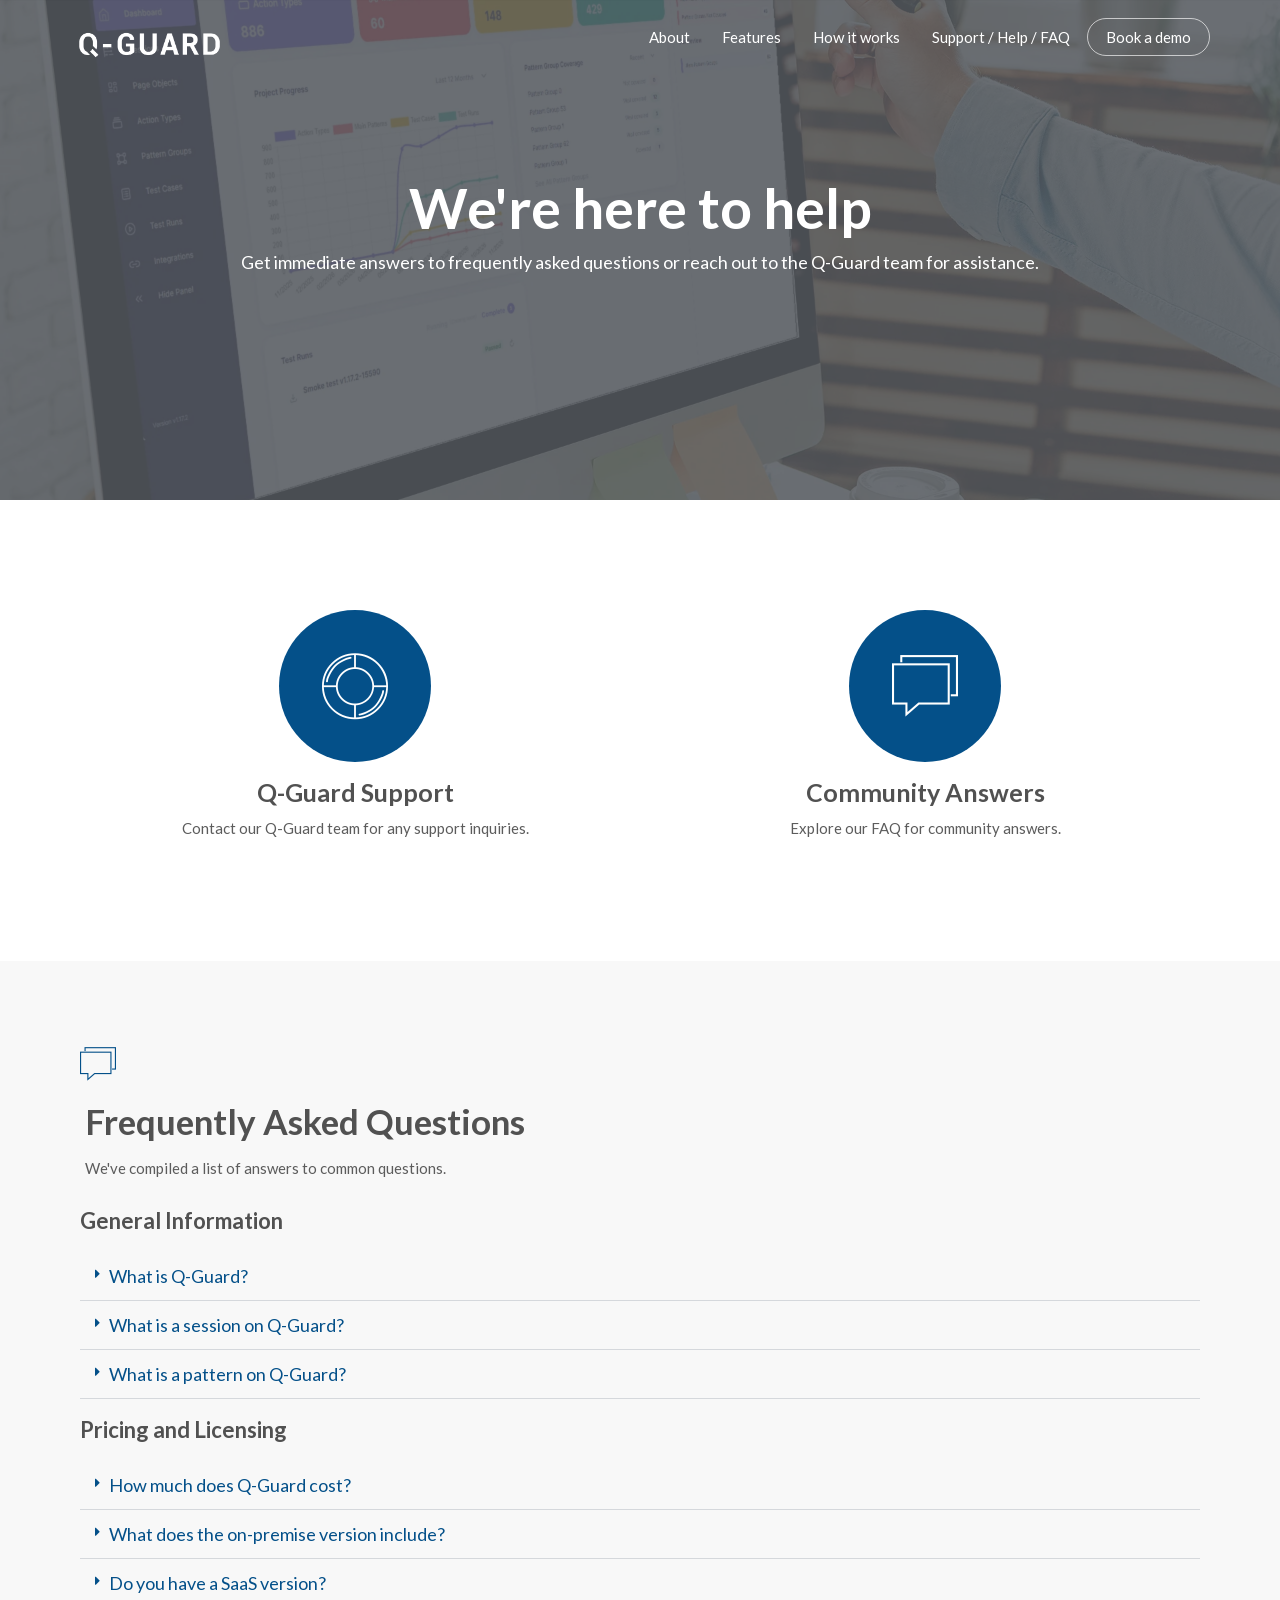
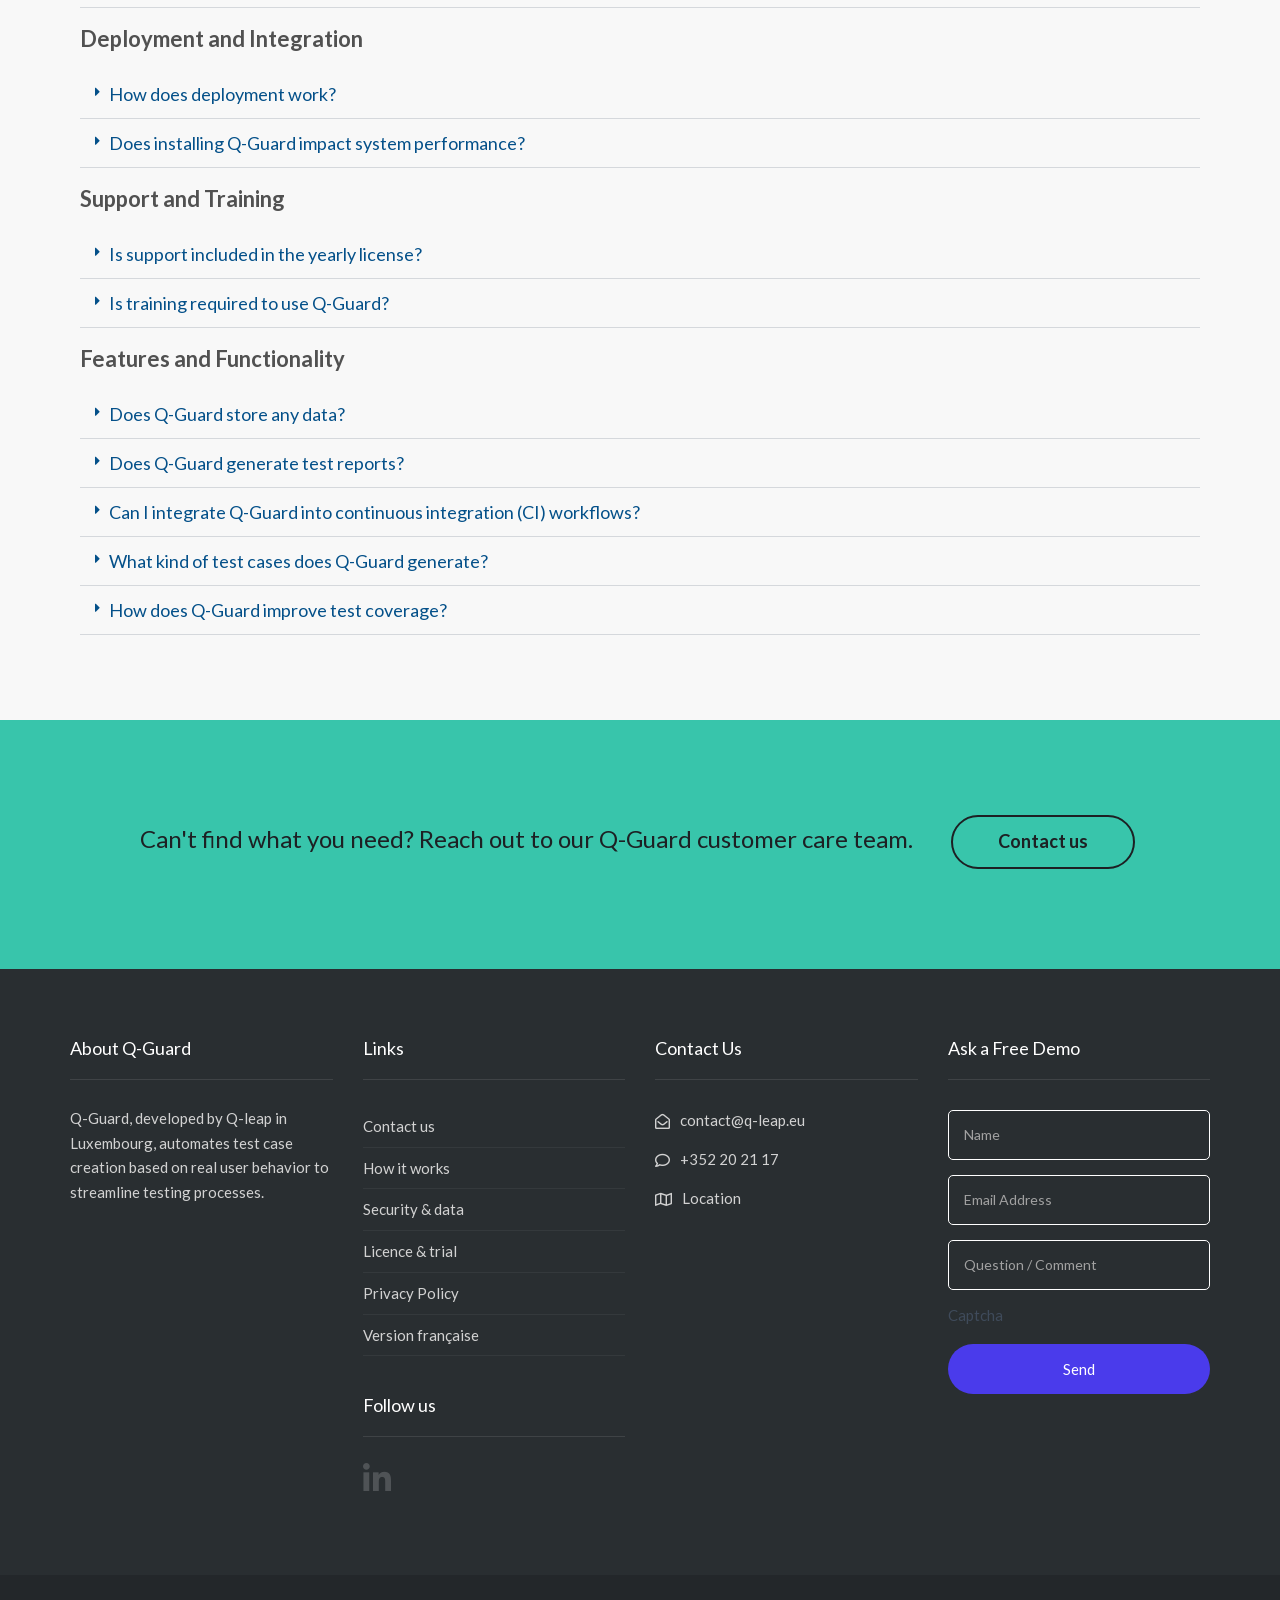
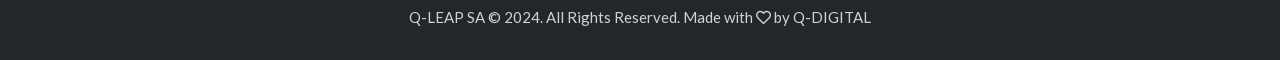
<file: support-help-faq/index.html>
<!DOCTYPE html>
<html lang="en">
<head>
<meta charset="UTF-8" />
<meta name="viewport" content="width=device-width, initial-scale=1.0" />
<title>Q-Guard FAQ: licence, installation, data and support</title>
<meta name='robots' content='max-image-preview:large' />
<meta name="google-site-verification" content="v4WpWKIWD9j6FqzTJwfpg99kW1VIHUwOTy4-uyuuVHs" />
<meta name="description" content="Answers about Q-Guard: what it does, on-premise annual licence, installation in less than a day, data protection and test reports." />
<meta property="og:type" content="article" />
<meta property="og:title" content="Support / Help / FAQ" />
<meta property="og:url" content="https://q-guard.app/support-help-faq/" />
<meta property="og:description" content="Answers about Q-Guard: what it does, on-premise annual licence, installation in less than a day, data protection and test reports." />
<meta property="article:published_time" content="2024-06-29T11:57:38+00:00" />
<meta property="article:modified_time" content="2024-07-29T12:44:56+00:00" />
<meta property="og:site_name" content="Q-Guard " />
<meta property="og:image" content="https://q-guard.app/assets/images/og-image-site-card.jpg" />
<meta property="og:image:width" content="1200" />
<meta property="og:image:height" content="630" />
<meta property="og:image:alt" content="" />
<meta property="og:locale" content="en_GB" />
<meta name="twitter:text:title" content="Support / Help / FAQ" />
<meta name="twitter:image" content="https://q-guard.app/assets/images/cropped-Q_01-4-1.png" />
<meta name="twitter:card" content="summary" />
<link rel="canonical" href="https://q-guard.app/support-help-faq/" />
<link rel="icon" href="../assets/images/cropped-Q_01-4-1.png" sizes="32x32" />
<link rel="icon" href="../assets/images/cropped-Q_01-4-1.png" sizes="192x192" />
<link rel="apple-touch-icon" href="../assets/images/cropped-Q_01-4-1.png" />
<link rel="stylesheet" href="../assets/css/main.css" />
<script type="application/ld+json">
{
 "@context": "https://schema.org",
 "@graph": [
  {
   "@type": "Organization",
   "@id": "https://q-leap.eu/#organization",
   "name": "Q-Leap SA",
   "url": "https://q-leap.eu/",
   "email": "contact@q-leap.eu",
   "telephone": "+352 20 21 17",
   "address": {
    "@type": "PostalAddress",
    "streetAddress": "10B Rue des Mérovingiens",
    "postalCode": "8070",
    "addressLocality": "Bertrange",
    "addressCountry": "LU"
   },
   "sameAs": [
    "https://www.linkedin.com/company/3037496/",
    "https://q-bot.eu/"
   ]
  },
  {
   "@type": "SoftwareApplication",
   "@id": "https://q-guard.app/#software",
   "name": "Q-Guard",
   "url": "https://q-guard.app/",
   "applicationCategory": "DeveloperApplication",
   "description": "Q-Guard observes how real users move through a web application and turns the journeys they repeat into test cases and test scripts for Selenium (Java, C#, Python, JavaScript), Robot Framework or Playwright (TypeScript). Installed on the customer's own servers.",
   "featureList": [
    "Test cases generated from real user journeys",
    "Test script export: Selenium (Java, C#, Python, JavaScript), Robot Framework, Playwright (TypeScript)",
    "On-premise installation, data kept on the customer's servers",
    "Password masking, optional anonymisation of user input"
   ],
   "publisher": {
    "@id": "https://q-leap.eu/#organization"
   },
   "sameAs": [
    "https://chromewebstore.google.com/detail/q-guard-test-runner/aefoifepleogeiicaclpdldfjppdpjbd"
   ]
  }
 ]
}
</script>
<script type="application/ld+json">
{
 "@context": "https://schema.org",
 "@type": "FAQPage",
 "@id": "https://q-guard.app/support-help-faq/#faq",
 "mainEntity": [
  {
   "@type": "Question",
   "name": "What is Q-Guard?",
   "acceptedAnswer": {
    "@type": "Answer",
    "text": "Q-Guard is a test automation tool built by Q-Leap, a software testing company based in Luxembourg. It observes how real users move through a web application, detects the journeys they repeat and turns them into test cases and test scripts for Selenium (Java, C#, Python, JavaScript), Robot Framework or Playwright (TypeScript), on your own servers."
   }
  },
  {
   "@type": "Question",
   "name": "What is a session on Q-Guard?",
   "acceptedAnswer": {
    "@type": "Answer",
    "text": "A session is a sequence of user actions performed within a specific timeframe or during a single visit to a website or application."
   }
  },
  {
   "@type": "Question",
   "name": "What is a pattern on Q-Guard?",
   "acceptedAnswer": {
    "@type": "Answer",
    "text": "A pattern is a sequence of action types used to model a usage and create a test case."
   }
  },
  {
   "@type": "Question",
   "name": "How much does Q-Guard cost?",
   "acceptedAnswer": {
    "@type": "Answer",
    "text": "Q-Guard is sold as an annual licence installed on your own infrastructure. The licence includes installation, which usually takes less than a day, and ongoing technical support. Prices depend on your environment and are shared on request, and a trial lets your team test Q-Guard on its own application before subscribing. To schedule a Q-Guard demo: Book a Demo."
   }
  },
  {
   "@type": "Question",
   "name": "What does the on-premise version include?",
   "acceptedAnswer": {
    "@type": "Answer",
    "text": "The on-premise version of Q-Guard includes the complete suite of features for automated test case generation and comprehensive test coverage. It also comes with installation support, which is covered by the yearly license fee, and ongoing technical support to ensure smooth operation."
   }
  },
  {
   "@type": "Question",
   "name": "Do you have a SaaS version?",
   "acceptedAnswer": {
    "@type": "Answer",
    "text": "Today Q-Guard runs only on your own servers, which suits teams whose user data cannot leave their network. A hosted SaaS version is planned; contact us for its current status. Until then, the on-premise licence includes installation and support, so no internal infrastructure project is needed to get started."
   }
  },
  {
   "@type": "Question",
   "name": "How does deployment work?",
   "acceptedAnswer": {
    "@type": "Answer",
    "text": "Deployment of Q-Guard is straightforward and efficient. The installation process is included in the yearly license price and typically takes less than one day to complete."
   }
  },
  {
   "@type": "Question",
   "name": "Does installing Q-Guard impact system performance?",
   "acceptedAnswer": {
    "@type": "Answer",
    "text": "No, installing Q-Guard has no impact on your system’s performance. It is designed to operate efficiently without affecting the performance of your existing applications and infrastructure."
   }
  },
  {
   "@type": "Question",
   "name": "Is support included in the yearly license?",
   "acceptedAnswer": {
    "@type": "Answer",
    "text": "Yes, support is included in the yearly license fee. Our dedicated support team is available to assist you with any questions or issues you may encounter while using Q-Guard."
   }
  },
  {
   "@type": "Question",
   "name": "Is training required to use Q-Guard?",
   "acceptedAnswer": {
    "@type": "Answer",
    "text": "Q-Guard is designed to be user-friendly and intuitive, requiring minimal training. Our installation package includes documentation and resources to help you get started quickly. Additionally, our support team is available to provide assistance as needed."
   }
  },
  {
   "@type": "Question",
   "name": "Does Q-Guard store any data?",
   "acceptedAnswer": {
    "@type": "Answer",
    "text": "No sensitive data is stored on our side. The on-premise version stores data on your servers without capturing sensitive information. The data collector always masks passwords, and anonymises every user input when anonymisation is enabled for the application. We prioritize GDPR compliance, ensuring your data privacy and security."
   }
  },
  {
   "@type": "Question",
   "name": "Does Q-Guard generate test reports?",
   "acceptedAnswer": {
    "@type": "Answer",
    "text": "Yes, Q-Guard generates detailed test reports. These reports provide insights into test coverage, test case results, and any identified issues. Additionally, a dashboard is available for visualizing these insights, helping you to understand the effectiveness of your testing efforts and make informed decisions."
   }
  },
  {
   "@type": "Question",
   "name": "Can I integrate Q-Guard into continuous integration (CI) workflows?",
   "acceptedAnswer": {
    "@type": "Answer",
    "text": "Not yet. Integration into continuous integration workflows is planned; ask the Q-Leap team about its status during a demo."
   }
  },
  {
   "@type": "Question",
   "name": "What kind of test cases does Q-Guard generate?",
   "acceptedAnswer": {
    "@type": "Answer",
    "text": "Q-Guard generates automated test cases based on actual user behaviors. This ensures that the tests cover real-world scenarios, providing comprehensive coverage and enhancing the reliability of your software."
   }
  },
  {
   "@type": "Question",
   "name": "How does Q-Guard improve test coverage?",
   "acceptedAnswer": {
    "@type": "Answer",
    "text": "By analyzing user behaviors, Q-Guard identifies the most critical paths and interactions within your software. This allows it to create test cases that cover a wide range of scenarios, improving overall test coverage and helping to identify potential issues more effectively."
   }
  }
 ]
}
</script>
</head>
<body class="wp-singular page-template-default page page-id-20048 wp-custom-logo wp-theme-stratusx wp-child-theme-stratusx-child ehf-template-stratusx ehf-stylesheet-stratusx-child elementor-default elementor-kit-19626 elementor-page elementor-page-20048 th-sticky-header">
        <!-- Preloader Start -->
        <div id="loader-wrapper">
            <div id="loader"></div>
            <div class="loader-section section-left"></div>
            <div class="loader-section section-right"></div>
        </div>
        <!-- Preloader End -->
<header class="banner navbar navbar-default navbar-static-top dark-header" role="banner" data-transparent-header="true">
    	<div class="container">
        <div class="navbar-header">
            <button type="button" class="navbar-toggle collapsed" data-toggle="collapse" data-target=".navbar-collapse">
                <span class="sr-only">Toggle navigation</span>
                <span class="icon-bar"></span>
                <span class="icon-bar"></span>
                <span class="icon-bar"></span>
            </button>
            <div id="logo">
                <a href="../">
                   	                        <img data-rjs="2" class="logo-trans logo-reg" src="../assets/images/QGUARD-logo_white.png"  height='40' width='159'  alt="Q-Guard " />
                                        <img data-rjs="2" class="logo-main logo-reg" src="../assets/images/QGUARD-logo_white.png"  height='40' width='159'   alt="Q-Guard " />
				</a>
            </div>
        </div>
        <nav class="collapse navbar-collapse bs-navbar-collapse" role="navigation">
            <ul id="menu-stratus-one-page" class="nav navbar-nav"><li class="menu-item menu-item-type-post_type menu-item-object-page menu-item-20331"><a href="../about-us/">About</a></li>
<li class="menu-item menu-item-type-post_type menu-item-object-page menu-item-20210"><a href="../features/">Features</a></li>
<li class="menu-item menu-item-type-post_type menu-item-object-page"><a href="../how-it-works/">How it works</a></li>
<li class="menu-item menu-item-type-post_type menu-item-object-page current-menu-item page_item page-item-20048 current_page_item menu-item-20051"><a href="../support-help-faq/" aria-current="page">Support / Help / FAQ</a></li>
<li class="th-accent menu-item menu-item-type-custom menu-item-object-custom menu-item-19161"><a href="https://outlook.office.com/bookwithme/user/879a650824b34d0185ce7d5c9d61e335%40q-leap.eu/meetingtype/09705449-c7ee-4131-b1b9-3e961b18baf2?anonymous">Book a demo</a></li>
</ul>        </nav>
	</div>
</header>
  <div class="wrap" role="document">
    <div class="content">
<div class="inner-container">
        <section class="content-editor">
    		<div data-elementor-type="wp-post" data-elementor-id="20048" class="elementor elementor-20048" data-elementor-post-type="page">
						<section class="elementor-section elementor-top-section elementor-element elementor-element-jcpoldy elementor-section-height-min-height elementor-section-boxed elementor-section-height-default elementor-section-items-middle" data-id="jcpoldy" data-element_type="section" data-e-type="section" data-settings="{&quot;background_background&quot;:&quot;classic&quot;}">
							<div class="elementor-background-overlay"></div>
							<div class="elementor-container elementor-column-gap-default">
					<div class="elementor-column elementor-col-100 elementor-top-column elementor-element elementor-element-bsvdawm" data-id="bsvdawm" data-element_type="column" data-e-type="column">
			<div class="elementor-widget-wrap elementor-element-populated">
						<div class="elementor-element elementor-element-addubne elementor-widget elementor-widget-spacer" data-id="addubne" data-element_type="widget" data-e-type="widget" data-widget_type="spacer.default">
				<div class="elementor-widget-container">
							<div class="elementor-spacer">
			<div class="elementor-spacer-inner"></div>
		</div>
						</div>
				</div>
				<div class="elementor-element elementor-element-fxsfiac elementor-view-default elementor-position-top elementor-invisible elementor-widget elementor-widget-themo-header" data-id="fxsfiac" data-element_type="widget" data-e-type="widget" data-settings="{&quot;_animation&quot;:&quot;fadeInUp&quot;}" data-widget_type="themo-header.default">
				<div class="elementor-widget-container">
							<div class="th-header-wrap">
        <div class="elementor-icon-box-wrapper ">
                            <div class="elementor-icon-box-content">
                    <h1 class="elementor-icon-box-title">
                        We're here to help                    </h1>
                                        <p class="elementor-icon-box-description">Get immediate answers to frequently asked questions or reach out to the Q-Guard team for assistance.</p>
                                    </div>
            </div>
        </div>
						</div>
				</div>
				<div class="elementor-element elementor-element-yo2cagj elementor-widget elementor-widget-spacer" data-id="yo2cagj" data-element_type="widget" data-e-type="widget" data-widget_type="spacer.default">
				<div class="elementor-widget-container">
							<div class="elementor-spacer">
			<div class="elementor-spacer-inner"></div>
		</div>
						</div>
				</div>
					</div>
		</div>
					</div>
		</section>
				<section class="elementor-section elementor-top-section elementor-element elementor-element-odkrlit elementor-section-boxed elementor-section-height-default elementor-section-height-default" data-id="odkrlit" data-element_type="section" data-e-type="section" data-settings="{&quot;background_background&quot;:&quot;classic&quot;}">
						<div class="elementor-container elementor-column-gap-wider">
					<div class="elementor-column elementor-col-50 elementor-top-column elementor-element elementor-element-flvzjmb" data-id="flvzjmb" data-element_type="column" data-e-type="column">
			<div class="elementor-widget-wrap elementor-element-populated">
						<div class="elementor-element elementor-element-awdxuth elementor-view-stacked elementor-shape-circle elementor-position-top elementor-invisible elementor-widget elementor-widget-themo-service-block" data-id="awdxuth" data-element_type="widget" data-e-type="widget" data-settings="{&quot;_animation&quot;:&quot;fadeInUp&quot;}" data-widget_type="themo-service-block.default">
				<div class="elementor-widget-container">
							<div class="th-service-block-w">
            <div class="elementor-icon-box-wrapper th-show-icon">
                                    <div class="elementor-icon-box-icon th-icon-size-xl">
                        <a class="elementor-icon " href="../contact/" aria-label="Contact Q-Guard support">
                            <i aria-hidden="true" class="fasth-trip travelpack-lifebuoy"></i>                        </a>
                    </div>
                                <div class="elementor-icon-box-content">
                    <h4 class="elementor-icon-box-title">
                        <a href="../contact/">Q-Guard Support</a>
                    </h4>
                    <p class="elementor-icon-box-description">Contact our Q-Guard team for any support inquiries.</p>
                </div>
            </div>
        </div>
						</div>
				</div>
					</div>
		</div>
				<div class="elementor-column elementor-col-50 elementor-top-column elementor-element elementor-element-zbnpiyj" data-id="zbnpiyj" data-element_type="column" data-e-type="column">
			<div class="elementor-widget-wrap elementor-element-populated">
						<div class="elementor-element elementor-element-smswnnk elementor-view-stacked #section-faq elementor-shape-circle elementor-position-top elementor-invisible elementor-widget elementor-widget-themo-service-block" data-id="smswnnk" data-element_type="widget" data-e-type="widget" data-settings="{&quot;_animation&quot;:&quot;fadeInUp&quot;,&quot;_animation_delay&quot;:300}" data-widget_type="themo-service-block.default">
				<div class="elementor-widget-container">
							<div class="th-service-block-w">
            <div class="elementor-icon-box-wrapper th-show-icon">
                                    <div class="elementor-icon-box-icon th-icon-size-xl">
                        <a class="elementor-icon " href="#section-faq" aria-label="Frequently asked questions">
                            <i aria-hidden="true" class="fasth-linea icon-basic-message-multiple"></i>                        </a>
                    </div>
                                <div class="elementor-icon-box-content">
                    <h4 class="elementor-icon-box-title">
                        <a href="#section-faq">Community Answers</a>
                    </h4>
                    <p class="elementor-icon-box-description">Explore our FAQ for community answers.</p>
                </div>
            </div>
        </div>
						</div>
				</div>
					</div>
		</div>
					</div>
		</section>
				<section class="elementor-section elementor-top-section elementor-element elementor-element-ruyeqzk elementor-section-boxed elementor-section-height-default elementor-section-height-default" data-id="ruyeqzk" data-element_type="section" data-e-type="section" id="section-faq" data-settings="{&quot;background_background&quot;:&quot;classic&quot;}">
						<div class="elementor-container elementor-column-gap-default">
					<div class="elementor-column elementor-col-100 elementor-top-column elementor-element elementor-element-rqrjwkf" data-id="rqrjwkf" data-element_type="column" data-e-type="column">
			<div class="elementor-widget-wrap elementor-element-populated">
						<div class="elementor-element elementor-element-zkydphc elementor-view-default elementor-position-top elementor-invisible elementor-widget elementor-widget-themo-header" data-id="zkydphc" data-element_type="widget" data-e-type="widget" data-settings="{&quot;_animation&quot;:&quot;fadeInLeft&quot;}" data-widget_type="themo-header.default">
				<div class="elementor-widget-container">
							<div class="th-header-wrap">
        <div class="elementor-icon-box-wrapper th-show-icon">
                            <div class="elementor-icon-box-icon th-icon-size-sm">
                    <span class="elementor-icon ">
                        <i class="th-linea icon-basic-message-multiple" aria-hidden="true" fff></i>                    </span>
                </div>
                                <div class="elementor-icon-box-content">
                    <h2 class="elementor-icon-box-title">
                        Frequently Asked Questions                    </h2>
                                        <p class="elementor-icon-box-description">We've compiled a list of answers to common questions.</p>
                                    </div>
            </div>
        </div>
						</div>
				</div>
				<div class="elementor-element elementor-element-588cb9d elementor-widget elementor-widget-heading" data-id="588cb9d" data-element_type="widget" data-e-type="widget" data-widget_type="heading.default">
				<div class="elementor-widget-container">
					<h2 class="elementor-heading-title elementor-size-default qg-faq-category">General Information</h2>				</div>
				</div>
				<div class="elementor-element elementor-element-enrsgoy elementor-invisible elementor-widget elementor-widget-toggle" data-id="enrsgoy" data-element_type="widget" data-e-type="widget" data-settings="{&quot;_animation&quot;:&quot;fadeInLeft&quot;}" data-widget_type="toggle.default">
				<div class="elementor-widget-container">
							<div class="elementor-toggle">
							<div class="elementor-toggle-item">
					<h3 id="elementor-tab-title-141" class="elementor-tab-title" data-tab="1" role="button" aria-controls="elementor-tab-content-141" aria-expanded="false">
												<span class="elementor-toggle-icon elementor-toggle-icon-left" aria-hidden="true">
															<span class="elementor-toggle-icon-closed"><i class="fas fa-caret-right"></i></span>
								<span class="elementor-toggle-icon-opened"><i class="elementor-toggle-icon-opened fas fa-caret-up"></i></span>
													</span>
												<a class="elementor-toggle-title" tabindex="0">What is Q-Guard?</a>
					</h3>
					<div id="elementor-tab-content-141" class="elementor-tab-content elementor-clearfix" data-tab="1" role="region" aria-labelledby="elementor-tab-title-141"><p>Q-Guard is a test automation tool built by Q-Leap, a software testing company based in Luxembourg. It observes how real users move through a web application, detects the journeys they repeat and turns them into test cases and test scripts for Selenium (Java, C#, Python, JavaScript), Robot Framework or Playwright (TypeScript), on your own servers.</p></div>
				</div>
							<div class="elementor-toggle-item">
					<h3 id="elementor-tab-title-142" class="elementor-tab-title" data-tab="2" role="button" aria-controls="elementor-tab-content-142" aria-expanded="false">
												<span class="elementor-toggle-icon elementor-toggle-icon-left" aria-hidden="true">
															<span class="elementor-toggle-icon-closed"><i class="fas fa-caret-right"></i></span>
								<span class="elementor-toggle-icon-opened"><i class="elementor-toggle-icon-opened fas fa-caret-up"></i></span>
													</span>
												<a class="elementor-toggle-title" tabindex="0">What is a session on Q-Guard?</a>
					</h3>
					<div id="elementor-tab-content-142" class="elementor-tab-content elementor-clearfix" data-tab="2" role="region" aria-labelledby="elementor-tab-title-142"><p>A session is a sequence of user actions performed within a specific timeframe or during a single visit to a website or application.</p></div>
				</div>
							<div class="elementor-toggle-item">
					<h3 id="elementor-tab-title-143" class="elementor-tab-title" data-tab="3" role="button" aria-controls="elementor-tab-content-143" aria-expanded="false">
												<span class="elementor-toggle-icon elementor-toggle-icon-left" aria-hidden="true">
															<span class="elementor-toggle-icon-closed"><i class="fas fa-caret-right"></i></span>
								<span class="elementor-toggle-icon-opened"><i class="elementor-toggle-icon-opened fas fa-caret-up"></i></span>
													</span>
												<a class="elementor-toggle-title" tabindex="0">What is a pattern on Q-Guard?</a>
					</h3>
					<div id="elementor-tab-content-143" class="elementor-tab-content elementor-clearfix" data-tab="3" role="region" aria-labelledby="elementor-tab-title-143"><p>A pattern is a sequence of action types used to model a usage and create a test case.</p></div>
				</div>
								</div>
						</div>
				</div>
				<div class="elementor-element elementor-element-3bcc274 elementor-widget elementor-widget-heading" data-id="3bcc274" data-element_type="widget" data-e-type="widget" data-widget_type="heading.default">
				<div class="elementor-widget-container">
					<h2 class="elementor-heading-title elementor-size-default qg-faq-category">Pricing and Licensing</h2>				</div>
				</div>
				<div class="elementor-element elementor-element-6e01fa3 elementor-invisible elementor-widget elementor-widget-toggle" data-id="6e01fa3" data-element_type="widget" data-e-type="widget" data-settings="{&quot;_animation&quot;:&quot;fadeInLeft&quot;}" data-widget_type="toggle.default">
				<div class="elementor-widget-container">
							<div class="elementor-toggle">
							<div class="elementor-toggle-item">
					<h3 id="elementor-tab-title-1151" class="elementor-tab-title" data-tab="1" role="button" aria-controls="elementor-tab-content-1151" aria-expanded="false">
												<span class="elementor-toggle-icon elementor-toggle-icon-left" aria-hidden="true">
															<span class="elementor-toggle-icon-closed"><i class="fas fa-caret-right"></i></span>
								<span class="elementor-toggle-icon-opened"><i class="elementor-toggle-icon-opened fas fa-caret-up"></i></span>
													</span>
												<a class="elementor-toggle-title" tabindex="0">How much does Q-Guard cost?</a>
					</h3>
					<div id="elementor-tab-content-1151" class="elementor-tab-content elementor-clearfix" data-tab="1" role="region" aria-labelledby="elementor-tab-title-1151"><p>Q-Guard is sold as an annual licence installed on your own infrastructure. The licence includes installation, which usually takes less than a day, and ongoing technical support. Prices depend on your environment and are shared on request, and a trial lets your team test Q-Guard on its own application before subscribing.</p><p>To schedule a Q-Guard demo: <a href="https://outlook.office.com/bookwithme/user/879a650824b34d0185ce7d5c9d61e335%40q-leap.eu/meetingtype/09705449-c7ee-4131-b1b9-3e961b18baf2?anonymous">Book a Demo</a>.</p></div>
				</div>
							<div class="elementor-toggle-item">
					<h3 id="elementor-tab-title-1152" class="elementor-tab-title" data-tab="2" role="button" aria-controls="elementor-tab-content-1152" aria-expanded="false">
												<span class="elementor-toggle-icon elementor-toggle-icon-left" aria-hidden="true">
															<span class="elementor-toggle-icon-closed"><i class="fas fa-caret-right"></i></span>
								<span class="elementor-toggle-icon-opened"><i class="elementor-toggle-icon-opened fas fa-caret-up"></i></span>
													</span>
												<a class="elementor-toggle-title" tabindex="0">What does the on-premise version include?</a>
					</h3>
					<div id="elementor-tab-content-1152" class="elementor-tab-content elementor-clearfix" data-tab="2" role="region" aria-labelledby="elementor-tab-title-1152"><p>The on-premise version of Q-Guard includes the complete suite of features for automated test case generation and comprehensive test coverage. It also comes with installation support, which is covered by the yearly license fee, and ongoing technical support to ensure smooth operation.</p></div>
				</div>
							<div class="elementor-toggle-item">
					<h3 id="elementor-tab-title-1153" class="elementor-tab-title" data-tab="3" role="button" aria-controls="elementor-tab-content-1153" aria-expanded="false">
												<span class="elementor-toggle-icon elementor-toggle-icon-left" aria-hidden="true">
															<span class="elementor-toggle-icon-closed"><i class="fas fa-caret-right"></i></span>
								<span class="elementor-toggle-icon-opened"><i class="elementor-toggle-icon-opened fas fa-caret-up"></i></span>
													</span>
												<a class="elementor-toggle-title" tabindex="0">Do you have a SaaS version?</a>
					</h3>
					<div id="elementor-tab-content-1153" class="elementor-tab-content elementor-clearfix" data-tab="3" role="region" aria-labelledby="elementor-tab-title-1153"><p>Today Q-Guard runs only on your own servers, which suits teams whose user data cannot leave their network. A hosted SaaS version is planned; contact us for its current status. Until then, the on-premise licence includes installation and support, so no internal infrastructure project is needed to get started.</p></div>
				</div>
								</div>
						</div>
				</div>
				<div class="elementor-element elementor-element-0ab261d elementor-widget elementor-widget-heading" data-id="0ab261d" data-element_type="widget" data-e-type="widget" data-widget_type="heading.default">
				<div class="elementor-widget-container">
					<h2 class="elementor-heading-title elementor-size-default qg-faq-category">Deployment and Integration</h2>				</div>
				</div>
				<div class="elementor-element elementor-element-8d50a8c elementor-invisible elementor-widget elementor-widget-toggle" data-id="8d50a8c" data-element_type="widget" data-e-type="widget" data-settings="{&quot;_animation&quot;:&quot;fadeInLeft&quot;}" data-widget_type="toggle.default">
				<div class="elementor-widget-container">
							<div class="elementor-toggle">
							<div class="elementor-toggle-item">
					<h3 id="elementor-tab-title-1481" class="elementor-tab-title" data-tab="1" role="button" aria-controls="elementor-tab-content-1481" aria-expanded="false">
												<span class="elementor-toggle-icon elementor-toggle-icon-left" aria-hidden="true">
															<span class="elementor-toggle-icon-closed"><i class="fas fa-caret-right"></i></span>
								<span class="elementor-toggle-icon-opened"><i class="elementor-toggle-icon-opened fas fa-caret-up"></i></span>
													</span>
												<a class="elementor-toggle-title" tabindex="0">How does deployment work?</a>
					</h3>
					<div id="elementor-tab-content-1481" class="elementor-tab-content elementor-clearfix" data-tab="1" role="region" aria-labelledby="elementor-tab-title-1481"><p>Deployment of Q-Guard is straightforward and efficient. The installation process is included in the yearly license price and typically takes less than one day to complete.</p></div>
				</div>
							<div class="elementor-toggle-item">
					<h3 id="elementor-tab-title-1482" class="elementor-tab-title" data-tab="2" role="button" aria-controls="elementor-tab-content-1482" aria-expanded="false">
												<span class="elementor-toggle-icon elementor-toggle-icon-left" aria-hidden="true">
															<span class="elementor-toggle-icon-closed"><i class="fas fa-caret-right"></i></span>
								<span class="elementor-toggle-icon-opened"><i class="elementor-toggle-icon-opened fas fa-caret-up"></i></span>
													</span>
												<a class="elementor-toggle-title" tabindex="0">Does installing Q-Guard impact system performance?</a>
					</h3>
					<div id="elementor-tab-content-1482" class="elementor-tab-content elementor-clearfix" data-tab="2" role="region" aria-labelledby="elementor-tab-title-1482"><p>No, installing Q-Guard has no impact on your system&rsquo;s performance. It is designed to operate efficiently without affecting the performance of your existing applications and infrastructure.</p></div>
				</div>
								</div>
						</div>
				</div>
				<div class="elementor-element elementor-element-0457cac elementor-widget elementor-widget-heading" data-id="0457cac" data-element_type="widget" data-e-type="widget" data-widget_type="heading.default">
				<div class="elementor-widget-container">
					<h2 class="elementor-heading-title elementor-size-default qg-faq-category">Support and Training</h2>				</div>
				</div>
				<div class="elementor-element elementor-element-7b12975 elementor-invisible elementor-widget elementor-widget-toggle" data-id="7b12975" data-element_type="widget" data-e-type="widget" data-settings="{&quot;_animation&quot;:&quot;fadeInLeft&quot;}" data-widget_type="toggle.default">
				<div class="elementor-widget-container">
							<div class="elementor-toggle">
							<div class="elementor-toggle-item">
					<h3 id="elementor-tab-title-1291" class="elementor-tab-title" data-tab="1" role="button" aria-controls="elementor-tab-content-1291" aria-expanded="false">
												<span class="elementor-toggle-icon elementor-toggle-icon-left" aria-hidden="true">
															<span class="elementor-toggle-icon-closed"><i class="fas fa-caret-right"></i></span>
								<span class="elementor-toggle-icon-opened"><i class="elementor-toggle-icon-opened fas fa-caret-up"></i></span>
													</span>
												<a class="elementor-toggle-title" tabindex="0">Is support included in the yearly license?</a>
					</h3>
					<div id="elementor-tab-content-1291" class="elementor-tab-content elementor-clearfix" data-tab="1" role="region" aria-labelledby="elementor-tab-title-1291"><p>Yes, support is included in the yearly license fee. Our dedicated support team is available to assist you with any questions or issues you may encounter while using Q-Guard.</p></div>
				</div>
							<div class="elementor-toggle-item">
					<h3 id="elementor-tab-title-1292" class="elementor-tab-title" data-tab="2" role="button" aria-controls="elementor-tab-content-1292" aria-expanded="false">
												<span class="elementor-toggle-icon elementor-toggle-icon-left" aria-hidden="true">
															<span class="elementor-toggle-icon-closed"><i class="fas fa-caret-right"></i></span>
								<span class="elementor-toggle-icon-opened"><i class="elementor-toggle-icon-opened fas fa-caret-up"></i></span>
													</span>
												<a class="elementor-toggle-title" tabindex="0">Is training required to use Q-Guard?</a>
					</h3>
					<div id="elementor-tab-content-1292" class="elementor-tab-content elementor-clearfix" data-tab="2" role="region" aria-labelledby="elementor-tab-title-1292"><p>Q-Guard is designed to be user-friendly and intuitive, requiring minimal training. Our installation package includes documentation and resources to help you get started quickly. Additionally, our support team is available to provide assistance as needed.</p></div>
				</div>
								</div>
						</div>
				</div>
				<div class="elementor-element elementor-element-8edd7fc elementor-widget elementor-widget-heading" data-id="8edd7fc" data-element_type="widget" data-e-type="widget" data-widget_type="heading.default">
				<div class="elementor-widget-container">
					<h2 class="elementor-heading-title elementor-size-default qg-faq-category">Features and Functionality</h2>				</div>
				</div>
				<div class="elementor-element elementor-element-589fa31 elementor-invisible elementor-widget elementor-widget-toggle" data-id="589fa31" data-element_type="widget" data-e-type="widget" data-settings="{&quot;_animation&quot;:&quot;fadeInLeft&quot;}" data-widget_type="toggle.default">
				<div class="elementor-widget-container">
							<div class="elementor-toggle">
							<div class="elementor-toggle-item">
					<h3 id="elementor-tab-title-9291" class="elementor-tab-title" data-tab="1" role="button" aria-controls="elementor-tab-content-9291" aria-expanded="false">
												<span class="elementor-toggle-icon elementor-toggle-icon-left" aria-hidden="true">
															<span class="elementor-toggle-icon-closed"><i class="fas fa-caret-right"></i></span>
								<span class="elementor-toggle-icon-opened"><i class="elementor-toggle-icon-opened fas fa-caret-up"></i></span>
													</span>
												<a class="elementor-toggle-title" tabindex="0">Does Q-Guard store any data?</a>
					</h3>
					<div id="elementor-tab-content-9291" class="elementor-tab-content elementor-clearfix" data-tab="1" role="region" aria-labelledby="elementor-tab-title-9291"><p>No sensitive data is stored on our side. The on-premise version stores data on your servers without capturing sensitive information. The data collector always masks passwords, and anonymises every user input when anonymisation is enabled for the application. We prioritize GDPR compliance, ensuring your data privacy and security.</p></div>
				</div>
							<div class="elementor-toggle-item">
					<h3 id="elementor-tab-title-9292" class="elementor-tab-title" data-tab="2" role="button" aria-controls="elementor-tab-content-9292" aria-expanded="false">
												<span class="elementor-toggle-icon elementor-toggle-icon-left" aria-hidden="true">
															<span class="elementor-toggle-icon-closed"><i class="fas fa-caret-right"></i></span>
								<span class="elementor-toggle-icon-opened"><i class="elementor-toggle-icon-opened fas fa-caret-up"></i></span>
													</span>
												<a class="elementor-toggle-title" tabindex="0">Does Q-Guard generate test reports?</a>
					</h3>
					<div id="elementor-tab-content-9292" class="elementor-tab-content elementor-clearfix" data-tab="2" role="region" aria-labelledby="elementor-tab-title-9292"><p>Yes, Q-Guard generates detailed test reports. These reports provide insights into test coverage, test case results, and any identified issues. Additionally, a dashboard is available for visualizing these insights, helping you to understand the effectiveness of your testing efforts and make informed decisions.</p></div>
				</div>
							<div class="elementor-toggle-item">
					<h3 id="elementor-tab-title-9293" class="elementor-tab-title" data-tab="3" role="button" aria-controls="elementor-tab-content-9293" aria-expanded="false">
												<span class="elementor-toggle-icon elementor-toggle-icon-left" aria-hidden="true">
															<span class="elementor-toggle-icon-closed"><i class="fas fa-caret-right"></i></span>
								<span class="elementor-toggle-icon-opened"><i class="elementor-toggle-icon-opened fas fa-caret-up"></i></span>
													</span>
												<a class="elementor-toggle-title" tabindex="0">Can I integrate Q-Guard into continuous integration (CI) workflows?</a>
					</h3>
					<div id="elementor-tab-content-9293" class="elementor-tab-content elementor-clearfix" data-tab="3" role="region" aria-labelledby="elementor-tab-title-9293"><p>Not yet. Integration into continuous integration workflows is planned; ask the Q-Leap team about its status during a demo.</p></div>
				</div>
							<div class="elementor-toggle-item">
					<h3 id="elementor-tab-title-9294" class="elementor-tab-title" data-tab="4" role="button" aria-controls="elementor-tab-content-9294" aria-expanded="false">
												<span class="elementor-toggle-icon elementor-toggle-icon-left" aria-hidden="true">
															<span class="elementor-toggle-icon-closed"><i class="fas fa-caret-right"></i></span>
								<span class="elementor-toggle-icon-opened"><i class="elementor-toggle-icon-opened fas fa-caret-up"></i></span>
													</span>
												<a class="elementor-toggle-title" tabindex="0">What kind of test cases does Q-Guard generate?</a>
					</h3>
					<div id="elementor-tab-content-9294" class="elementor-tab-content elementor-clearfix" data-tab="4" role="region" aria-labelledby="elementor-tab-title-9294"><p>Q-Guard generates automated test cases based on actual user behaviors. This ensures that the tests cover real-world scenarios, providing comprehensive coverage and enhancing the reliability of your software. </p></div>
				</div>
							<div class="elementor-toggle-item">
					<h3 id="elementor-tab-title-9295" class="elementor-tab-title" data-tab="5" role="button" aria-controls="elementor-tab-content-9295" aria-expanded="false">
												<span class="elementor-toggle-icon elementor-toggle-icon-left" aria-hidden="true">
															<span class="elementor-toggle-icon-closed"><i class="fas fa-caret-right"></i></span>
								<span class="elementor-toggle-icon-opened"><i class="elementor-toggle-icon-opened fas fa-caret-up"></i></span>
													</span>
												<a class="elementor-toggle-title" tabindex="0">How does Q-Guard improve test coverage?</a>
					</h3>
					<div id="elementor-tab-content-9295" class="elementor-tab-content elementor-clearfix" data-tab="5" role="region" aria-labelledby="elementor-tab-title-9295"><p>By analyzing user behaviors, Q-Guard identifies the most critical paths and interactions within your software. This allows it to create test cases that cover a wide range of scenarios, improving overall test coverage and helping to identify potential issues more effectively.</p></div>
				</div>
								</div>
						</div>
				</div>
					</div>
		</div>
					</div>
		</section>
				<section class="elementor-section elementor-top-section elementor-element elementor-element-qybttnh elementor-section-boxed elementor-section-height-default elementor-section-height-default" data-id="qybttnh" data-element_type="section" data-e-type="section" data-settings="{&quot;background_background&quot;:&quot;classic&quot;}">
						<div class="elementor-container elementor-column-gap-default">
					<div class="elementor-column elementor-col-100 elementor-top-column elementor-element elementor-element-cvzykjq" data-id="cvzykjq" data-element_type="column" data-e-type="column">
			<div class="elementor-widget-wrap elementor-element-populated">
						<div class="elementor-element elementor-element-od4ezkn elementor-widget elementor-widget-themo-call-to-action" data-id="od4ezkn" data-element_type="widget" data-e-type="widget" data-widget_type="themo-call-to-action.default">
				<div class="elementor-widget-container">
							<div class="th-cta">
					        <div class="th-cta-text">
		            <span>Can't find what you need? Reach out to our Q-Guard customer care team.</span>
		        </div>
                        <div class="th-cta-btn">
                                    <a class="btn-1 btn th-btn btn-ghost-light" href="../contact/">
                                                    Contact us                                             </a>
                            </div>
            		</div>
						</div>
				</div>
					</div>
		</div>
					</div>
		</section>
				</div>
		    </section>    
	<div class="container">        <div class="row">
			<div class="col-md-12">
            </div>
        </div>
    </div>    
    </div>
    </div>
  </div>
<div class="prefooter"></div>
<footer class="footer" role="contentinfo">
	<div class="container">
							<div class="footer-widgets row th-widget-area">
              	                    <div class="footer-area-1 col-md-3 col-sm-6">
                    <section class="widget text-2 widget_text"><div class="widget-inner"><h3 class="widget-title">About Q-Guard</h3>			<div class="textwidget"><p>Q-Guard, developed by <a href="http://q-leap.eu">Q-leap</a> in Luxembourg, automates test case creation based on real user behavior to streamline testing processes.</p>
</div>
		</div></section>                    </div>
                                                    <div class="footer-area-2 col-md-3 col-sm-6">
                    <section class="widget nav_menu-2 widget_nav_menu"><div class="widget-inner"><h3 class="widget-title">Links</h3><div class="menu-links-container"><ul id="menu-links" class="menu"><li class="menu-item menu-item-type-post_type menu-item-object-page menu-item-20839"><a href="../contact/">Contact us</a></li>
<li class="menu-item menu-item-type-post_type menu-item-object-page"><a href="../how-it-works/">How it works</a></li>
<li class="menu-item menu-item-type-post_type menu-item-object-page"><a href="../security-and-data/">Security &amp; data</a></li>
<li class="menu-item menu-item-type-post_type menu-item-object-page"><a href="../licence-and-trial/">Licence &amp; trial</a></li>
<li class="menu-item menu-item-type-post_type menu-item-object-page menu-item-privacy-policy menu-item-20838"><a rel="privacy-policy" href="../privacy-policy/">Privacy Policy</a></li>
<li class="menu-item menu-item-type-custom"><a href="../fr/" hreflang="fr" lang="fr">Version française</a></li>
</ul></div></div></section>
        		<section class="widget widget-social">
    		<div class="widget-inner">
        		                <h3 class="widget-title">Follow us</h3>
                        			<div class="soc-widget">
        			<a target=_blank rel=noopener aria-label='Q-Leap on LinkedIn' href='https://www.linkedin.com/company/3037496/'><i class='fa fa-linkedin'></i></a>           			</div>
    			</div>
		</section>
		                    </div>
                                                     <div class="footer-area-3 col-md-3 col-sm-6">
				<section class="widget widget-th-contact-info">
			<div class="widget-inner">
									<h3 class="widget-title">Contact Us</h3>
								<div class="th-contact-info-widget">
					<div class='icon-blocks'><div class="icon-block"><p><a target='_blank' href='mailto:contact@q-leap.eu'><i class='fa fa-envelope-open-o'></i><span>contact@q-leap.eu</span></a></p></div><div class="icon-block"><p><a target='_blank' href='tel:00352%20202117'><i class='fa fa-comment-o'></i><span>+352 20 21 17</span></a></p></div><div class="icon-block"><p><a  href='https://www.google.com/maps/search/?api=1&amp;query=Q-Leap%2C%2010B%20Rue%20des%20M%C3%A9rovingiens%2C%208070%20Bertrange%2C%20Luxembourg'><i class='fa fa-map-o'></i><span>Location</span></a></p></div></div>				</div>
			</div>
		</section>
		                    </div>
                                                     <div class="footer-area-4 col-md-3 col-sm-6">
                    <section class="widget frm_show_form-9 widget_frm_show_form"><div class="widget-inner"><div class="frm_form_widget"><h3 class="widget-title">Ask a Free Demo </h3><div class="frm_forms  with_frm_style frm_style_formidable-style" id="frm_form_2_container" >
<form enctype="multipart/form-data" method="post" class="frm-show-form " id="form_2ssykv" data-endpoint="https://formsubmit.co/ajax/contact@q-leap.eu" >
<input type="hidden" name="_subject" value="Q-Guard website: demo request" />
<input type="hidden" name="_captcha" value="false" />
<input type="hidden" name="_template" value="table" />
<div class="frm_form_fields ">
<fieldset>
<div class="frm_fields_container">
<div id="frm_field_6_container" class="frm_form_field form-field  frm_none_container">
    <label for="field_qy05f8" class="frm_primary_label">Name
        <span class="frm_required"></span>
    </label>
    <input type="text" id="field_qy05f8" name="item_meta[6]" value=""  placeholder="Name" data-invmsg="Name is invalid" aria-invalid="false"  />
</div>
<div id="frm_field_7_container" class="frm_form_field form-field  frm_required_field frm_none_container">
    <label for="field_3asv29" class="frm_primary_label">Email Address
        <span class="frm_required">*</span>
    </label>
    <input type="text" id="field_3asv29" name="item_meta[7]" value=""  placeholder="Email Address" data-reqmsg="Email Address cannot be blank." aria-required="true" data-invmsg="Email Address is invalid" aria-invalid="false"  />
</div>
<div id="frm_field_8_container" class="frm_form_field form-field  frm_required_field frm_none_container">
    <label for="field_2ywico" class="frm_primary_label">Question / Comment
        <span class="frm_required">*</span>
    </label>
    <input type="text" id="field_2ywico" name="item_meta[8]" value=""  placeholder="Question / Comment" data-reqmsg="Question / Comment cannot be blank." aria-required="true" data-invmsg="Question / Comment is invalid" aria-invalid="false"  />
</div>
<div id="frm_field_54_container" class="frm_form_field form-field  frm_top_container">
	<span id="field_lclob_label" class="frm_primary_label">Captcha
		<span class="frm_required" aria-hidden="true"></span>
	</span>
	<div  id="field_lclob" class="frm-g-recaptcha" data-sitekey="6LdvlHwqAAAAAGcoGEBUJCWIgnOwrMpUjiHdtK4B" data-size="normal" data-theme="dark"></div>
</div>
<div id="frm_field_45_container" class="frm_form_field form-field ">
	<div class="frm_submit">
<input type="submit" value="Send"  />
<img class="frm_ajax_loading" src="../assets/images/ajax_loader.gif" alt="Sending" style="visibility:hidden;" />
</div>
</div>
			<div id="frm_field_56_container">
			<label for="field_3z0in" >
				If you are human, leave this field blank.			</label>
			<input  id="field_3z0in" type="text" class="frm_form_field form-field frm_verify" name="item_meta[56]" value=""  />
		</div>
		<input name="frm_state" type="hidden" value="6TkuA9GDXQXvAI/4TGyPIY0uor/TvdIhtUpYeRNqOxs=" /></div>
</fieldset>
</div>
</form>
</div>
</div></div></section>                    </div>
                				</div>
			    </div>
    <div class="footer-btm-bar">        
        <div class="container">    
            <div class="footer-copyright row">
                <div class="col-xs-12">
                    <p>  <span class="footer_credit">Q-LEAP SA © 2024. All Rights Reserved. Made with <i class="fa fa-heart-o"></i> by <a href="https://digital.q-leap.eu/">Q-DIGITAL</a></span></p>
                </div>
            </div>
        </div>
    </div>
</footer>
<script src="https://cdn.jsdelivr.net/npm/swiper@8.4.5/swiper-bundle.min.js" defer></script>
<script src="../assets/js/main.js" defer></script>
</body>
</html>
</file>
